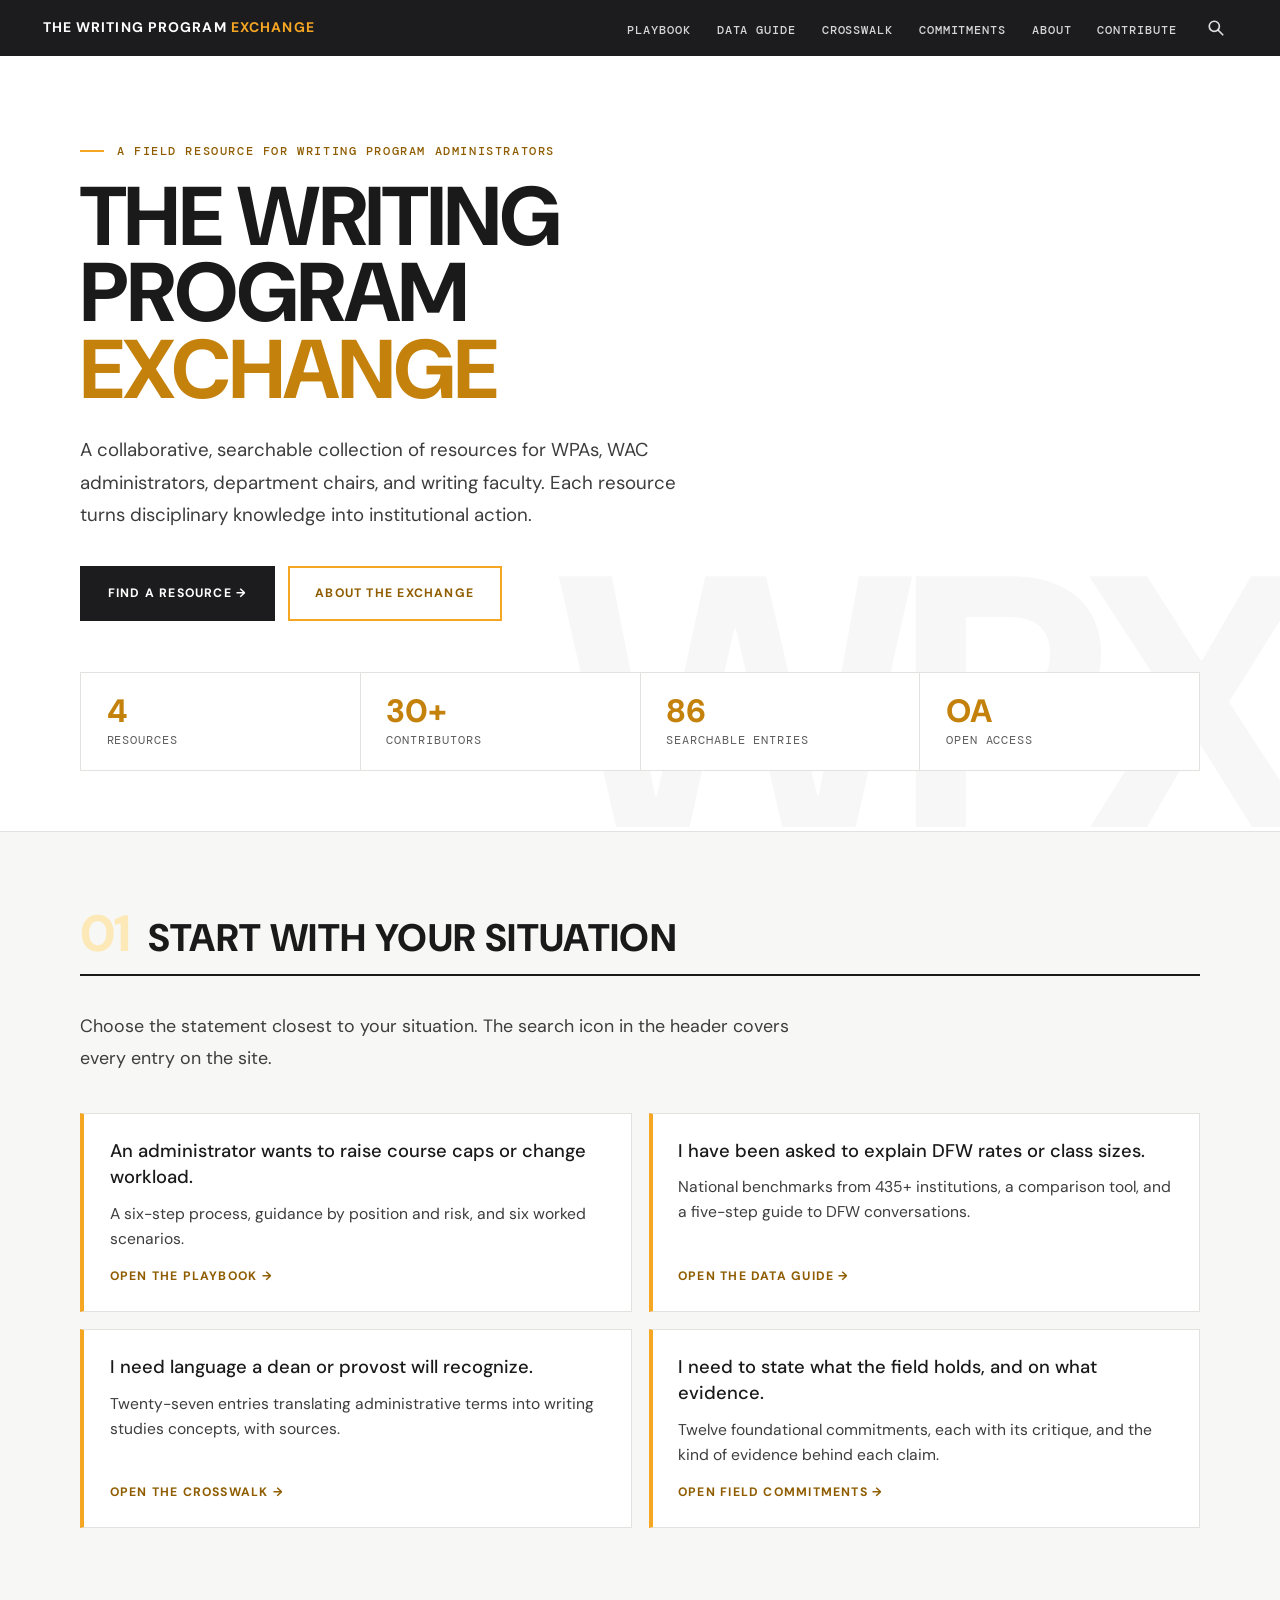
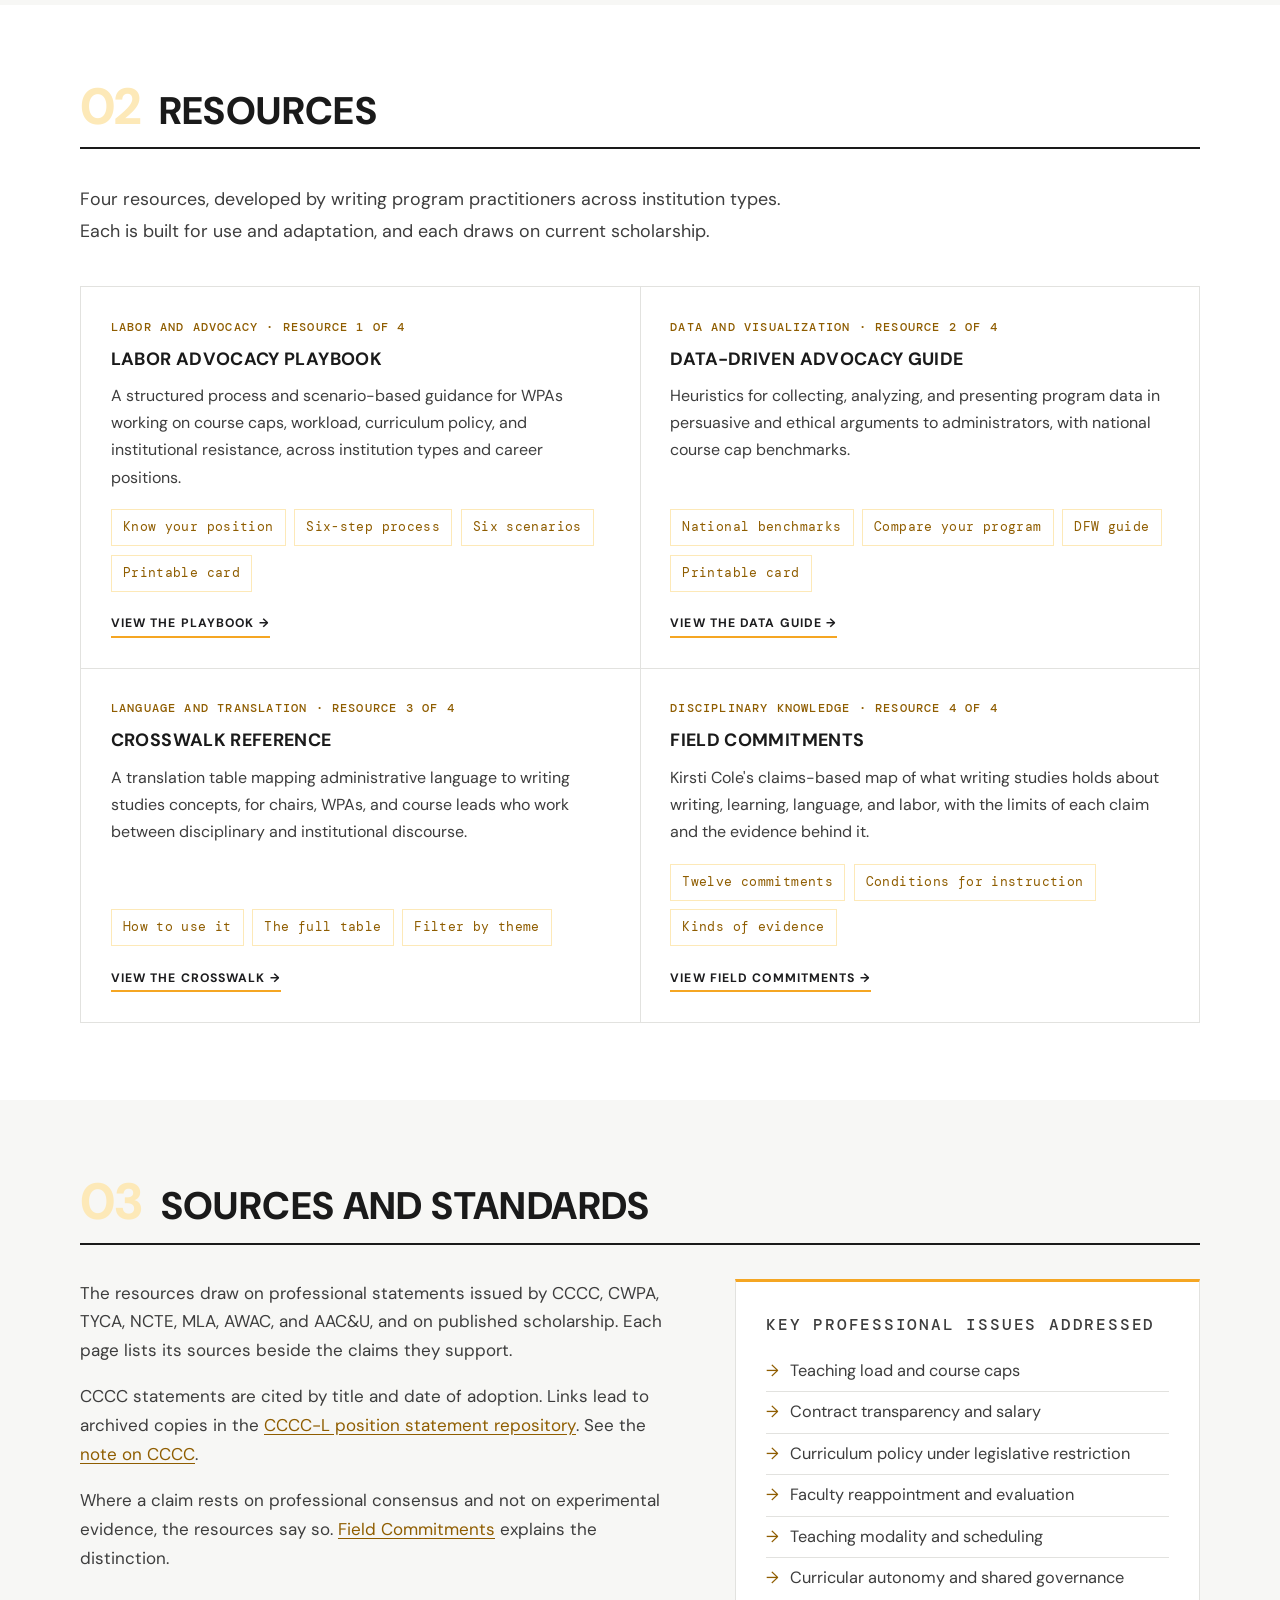
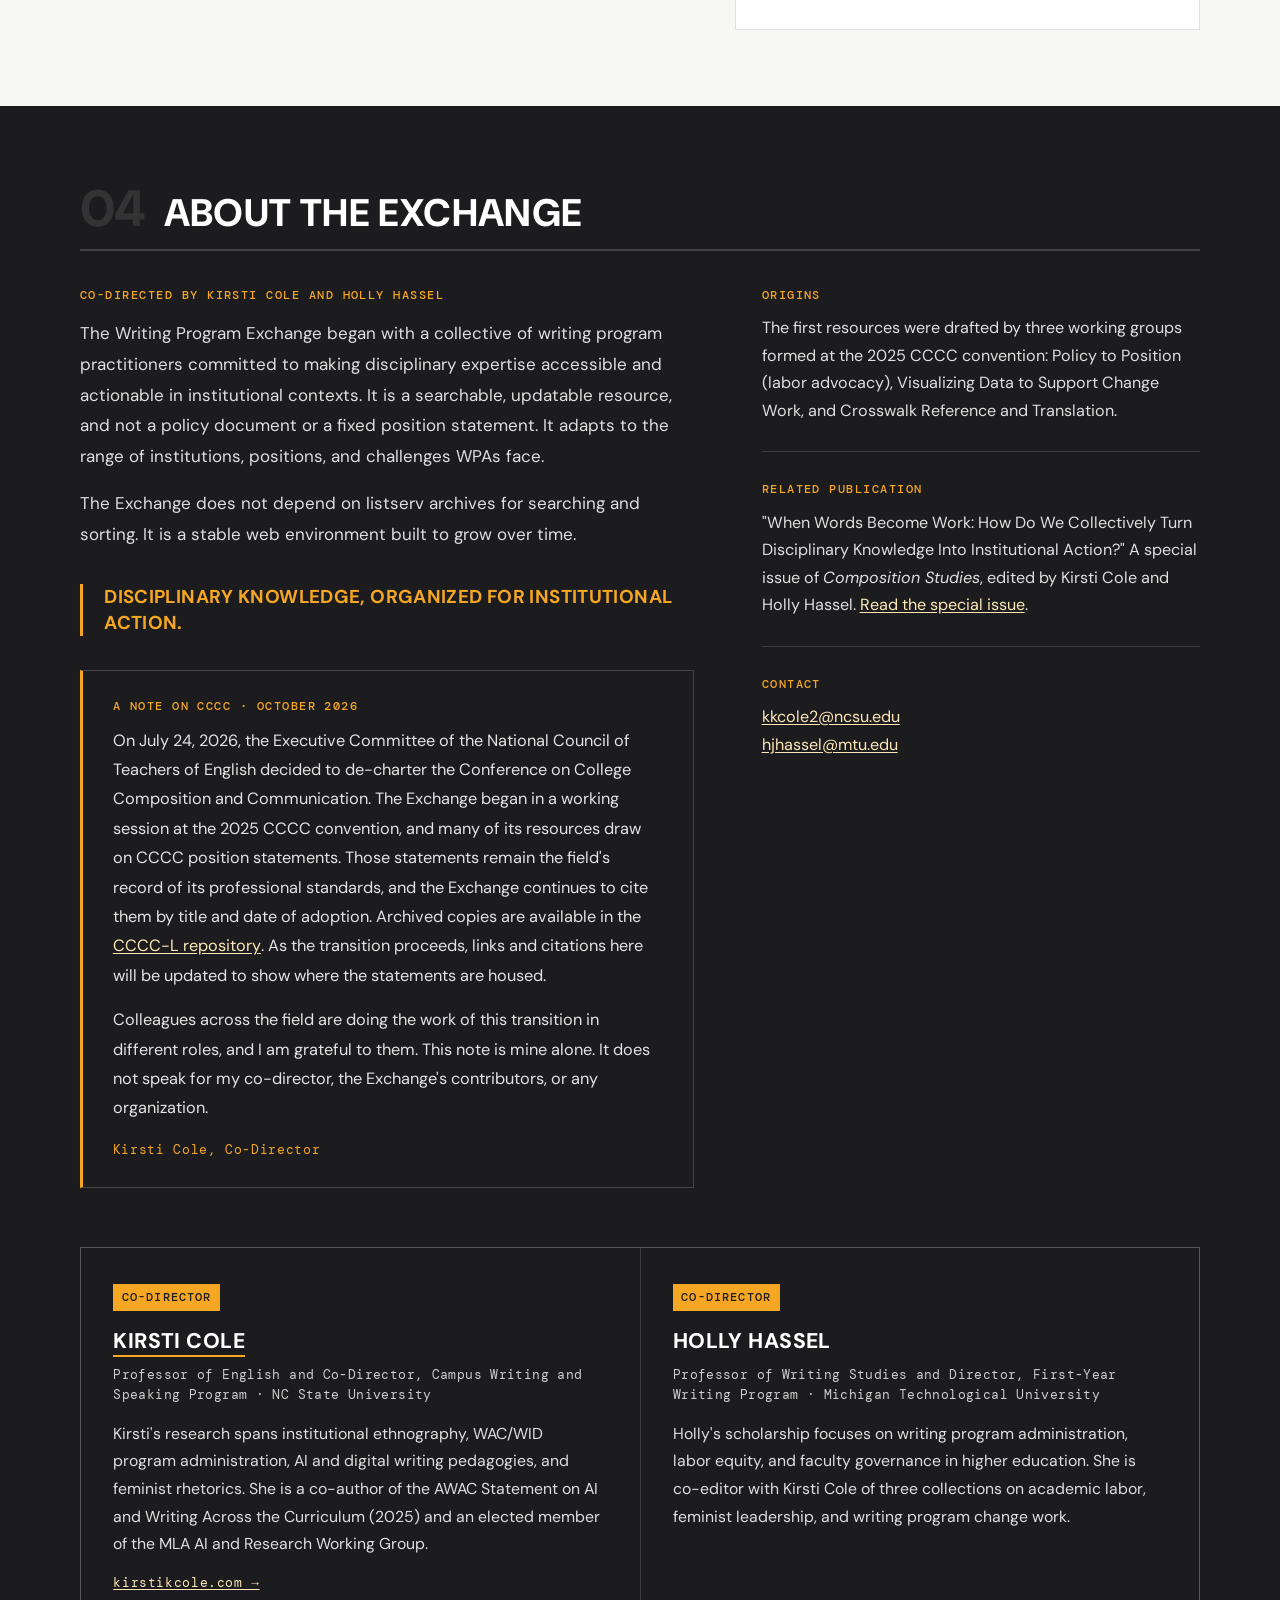
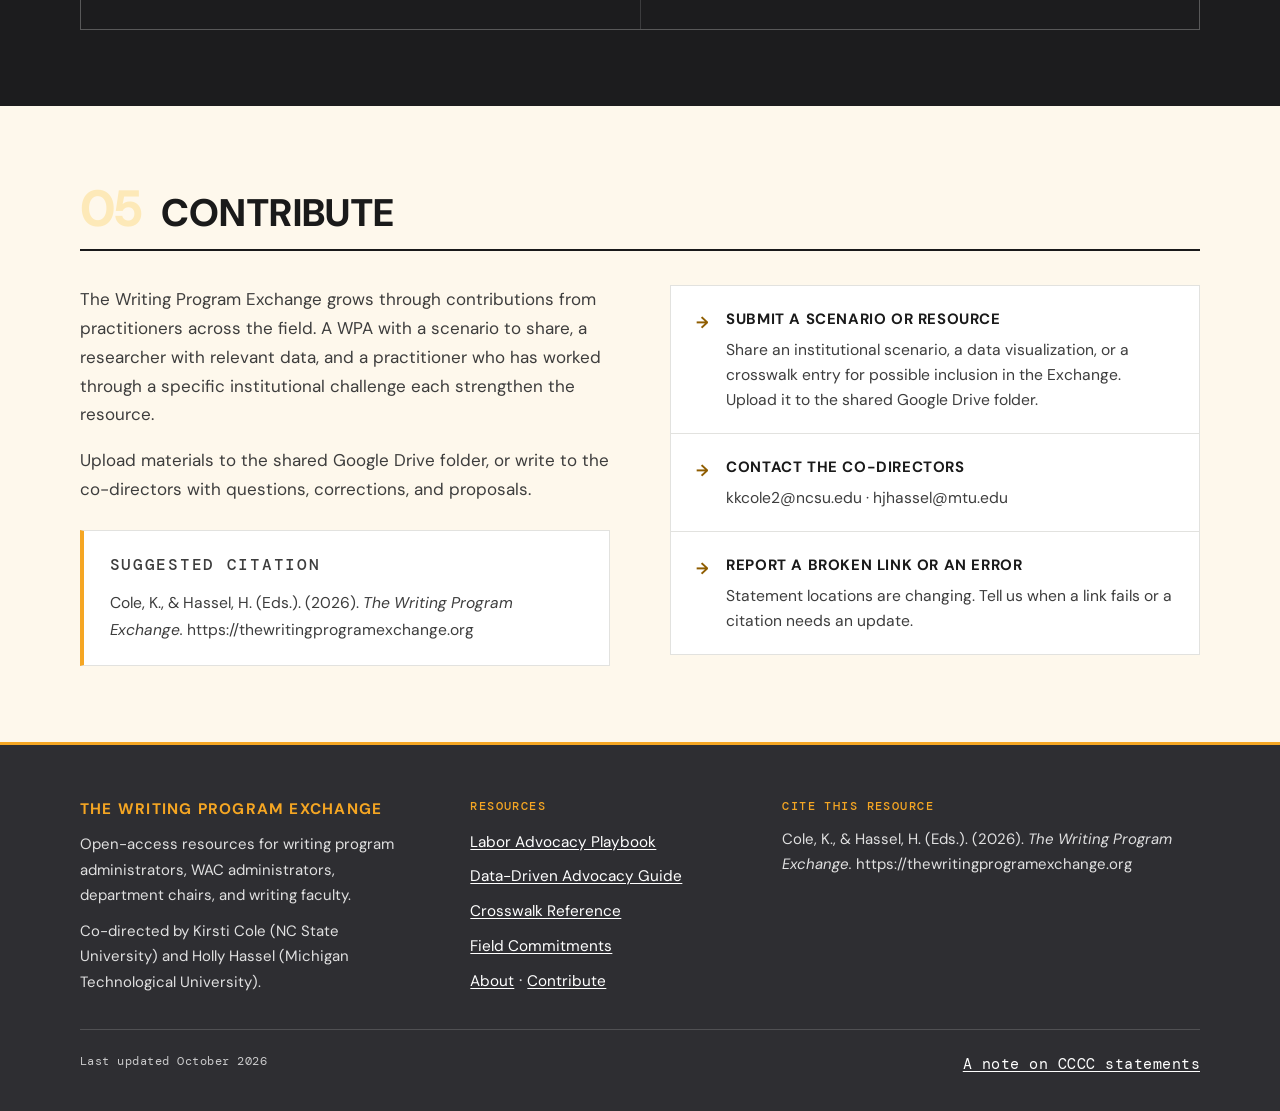
<file: index.html>
<!DOCTYPE html>
<html lang="en">
<head>
<meta charset="UTF-8">
<meta name="viewport" content="width=device-width, initial-scale=1.0">
<title>The Writing Program Exchange: A Field Resource for WPAs</title>
<meta name="description" content="Open-access resources for writing program administrators: a labor advocacy playbook, a data advocacy guide, a language crosswalk, and a map of the field&#x27;s commitments and evidence.">
<meta name="author" content="Kirsti Cole and Holly Hassel">
<link rel="canonical" href="https://thewritingprogramexchange.org/">

<!-- Social sharing -->
<meta property="og:type" content="website">
<meta property="og:url" content="https://thewritingprogramexchange.org/">
<meta property="og:title" content="The Writing Program Exchange: A Field Resource for WPAs">
<meta property="og:description" content="Open-access resources for writing program administrators: a labor advocacy playbook, a data advocacy guide, a language crosswalk, and a map of the field&#x27;s commitments and evidence.">
<meta property="og:image" content="https://thewritingprogramexchange.org/og-image.png">
<meta name="twitter:card" content="summary_large_image">
<meta name="twitter:title" content="The Writing Program Exchange: A Field Resource for WPAs">
<meta name="twitter:description" content="Open-access resources for writing program administrators: a labor advocacy playbook, a data advocacy guide, a language crosswalk, and a map of the field&#x27;s commitments and evidence.">
<meta name="twitter:image" content="https://thewritingprogramexchange.org/og-image.png">

<link rel="preconnect" href="https://fonts.googleapis.com">
<link rel="preconnect" href="https://fonts.gstatic.com" crossorigin>
<link href="https://fonts.googleapis.com/css2?family=DM+Sans:ital,wght@0,400;0,500;0,600;1,400&family=DM+Mono:wght@400;500&display=swap" rel="stylesheet">
<link href="https://fonts.cdnfonts.com/css/neue-machina" rel="stylesheet">
<link rel="stylesheet" href="site.css">
</head>
<body>
<a href="#main" class="skip-link">Skip to content</a>

<!-- ===== SITE HEADER (identical on every page; edit all pages together) ===== -->
<header class="on-dark">
<nav class="site-nav" aria-label="Main">
  <a href="#home" class="nav-name">The Writing Program <span>Exchange</span></a>
  <div class="nav-right">
    <ul class="nav-links">
      <li><a href="playbook.html">Playbook</a></li>
      <li><a href="data.html">Data Guide</a></li>
      <li><a href="crosswalk_resource.html">Crosswalk</a></li>
      <li><a href="commitments.html">Commitments</a></li>
      <li><a href="#about">About</a></li>
      <li><a href="#contribute">Contribute</a></li>
    </ul>
    <div class="nav-search" id="navSearch" role="search">
      <button class="search-toggle" id="searchToggle" type="button" aria-label="Search all resources" aria-expanded="false" aria-controls="searchInputWrap">
        <svg width="18" height="18" viewBox="0 0 16 16" fill="none" aria-hidden="true" focusable="false">
          <circle cx="6.5" cy="6.5" r="4.5" stroke="currentColor" stroke-width="1.5"/>
          <path d="M10 10L14 14" stroke="currentColor" stroke-width="1.5" stroke-linecap="round"/>
        </svg>
      </button>
      <div class="search-input-wrap" id="searchInputWrap">
        <label for="searchInput" class="sr-only">Search all resources</label>
        <input class="search-input" id="searchInput" type="search" placeholder="Search all resources" autocomplete="off" spellcheck="false">
      </div>
      <div class="search-results" id="searchResults" role="region" aria-label="Search results" aria-live="polite"></div>
    </div>
    <button class="nav-hamburger" id="navHamburger" type="button" aria-label="Open menu" aria-expanded="false" aria-controls="mobileNav">
      <span></span><span></span><span></span>
    </button>
  </div>
</nav>
<div class="mobile-nav" id="mobileNav" hidden>
  <a href="playbook.html">Playbook</a>
  <a href="data.html">Data Guide</a>
  <a href="crosswalk_resource.html">Crosswalk</a>
  <a href="commitments.html">Commitments</a>
  <a href="#about">About</a>
  <a href="#contribute">Contribute</a>
</div>
</header>
<!-- ===== END SITE HEADER ===== -->

<main id="main">

<!-- ===== HERO ===== -->
<section class="hero" id="home">
  <div class="hero-inner">
    <p class="hero-kicker">A Field Resource for Writing Program Administrators</p>
    <h1 class="hero-title">The Writing <br>Program <br><span>Exchange</span></h1>
    <p class="hero-desc">A collaborative, searchable collection of resources for WPAs, WAC administrators, department chairs, and writing faculty. Each resource turns disciplinary knowledge into institutional action.</p>
    <div class="hero-cta">
      <a href="#start" class="btn-charcoal">Find a resource →</a>
      <a href="#about" class="btn-amber">About the Exchange</a>
    </div>
  </div>
  <ul class="hero-stats">
    <li class="hero-stat"><div class="hs-num">4</div><div class="hs-label">Resources</div></li>
    <li class="hero-stat"><div class="hs-num">30+</div><div class="hs-label">Contributors</div></li>
    <li class="hero-stat"><div class="hs-num" id="entryCount">90</div><div class="hs-label">Searchable entries</div></li>
    <li class="hero-stat"><div class="hs-num">OA</div><div class="hs-label">Open access</div></li>
  </ul>
</section>

<!-- ===== START HERE ===== -->
<section id="start" class="tint">
  <div class="container">
    <div class="section-header">
      <div class="section-num" aria-hidden="true">01</div>
      <h2 class="section-title">Start With Your Situation</h2>
    </div>
    <p class="section-intro">Choose the statement closest to your situation. The search icon in the header covers every entry on the site.</p>
    <ul class="finder">
      <li><a href="playbook.html">
        <span class="finder-q">An administrator wants to raise course caps or change workload.</span>
        <span class="finder-a">A six-step process, guidance by position and risk, and six worked scenarios.</span>
        <span class="finder-go">Open the Playbook →</span>
      </a></li>
      <li><a href="data.html">
        <span class="finder-q">I have been asked to explain DFW rates or class sizes.</span>
        <span class="finder-a">National benchmarks from 435+ institutions, a comparison tool, and a five-step guide to DFW conversations.</span>
        <span class="finder-go">Open the Data Guide →</span>
      </a></li>
      <li><a href="crosswalk_resource.html">
        <span class="finder-q">I need language a dean or provost will recognize.</span>
        <span class="finder-a">Twenty-seven entries translating administrative terms into writing studies concepts, with sources.</span>
        <span class="finder-go">Open the Crosswalk →</span>
      </a></li>
      <li><a href="commitments.html">
        <span class="finder-q">I need to state what the field holds, and on what evidence.</span>
        <span class="finder-a">Twelve foundational commitments, each with its critique, and the kind of evidence behind each claim.</span>
        <span class="finder-go">Open Field Commitments →</span>
      </a></li>
    </ul>
  </div>
</section>

<!-- ===== RESOURCES ===== -->
<section id="resources">
  <div class="container">
    <div class="section-header">
      <div class="section-num" aria-hidden="true">02</div>
      <h2 class="section-title">Resources</h2>
    </div>
    <p class="section-intro">Four resources, developed by writing program practitioners across institution types. Each is built for use and adaptation, and each draws on current scholarship.</p>
    <div class="grid cols-2">
      <article class="resource-card">
        <div class="rc-cat">Labor and Advocacy · Resource 1 of 4</div>
        <h3 class="rc-title">Labor Advocacy Playbook</h3>
        <p class="rc-desc">A structured process and scenario-based guidance for WPAs working on course caps, workload, curriculum policy, and institutional resistance, across institution types and career positions.</p>
        <div class="link-row" style="margin:0 0 1.25rem"><a href="playbook.html#positions">Know your position</a><a href="playbook.html#steps">Six-step process</a><a href="playbook.html#scenarios">Six scenarios</a><a href="playbook-card.html">Printable card</a></div>
        <a href="playbook.html" class="rc-link">View the Playbook →</a>
      </article>
      <article class="resource-card">
        <div class="rc-cat">Data and Visualization · Resource 2 of 4</div>
        <h3 class="rc-title">Data-Driven Advocacy Guide</h3>
        <p class="rc-desc">Heuristics for collecting, analyzing, and presenting program data in persuasive and ethical arguments to administrators, with national course cap benchmarks.</p>
        <div class="link-row" style="margin:0 0 1.25rem"><a href="data.html#benchmarks">National benchmarks</a><a href="data.html#compare">Compare your program</a><a href="data.html#dfw">DFW guide</a><a href="data-card.html">Printable card</a></div>
        <a href="data.html" class="rc-link">View the Data Guide →</a>
      </article>
      <article class="resource-card">
        <div class="rc-cat">Language and Translation · Resource 3 of 4</div>
        <h3 class="rc-title">Crosswalk Reference</h3>
        <p class="rc-desc">A translation table mapping administrative language to writing studies concepts, for chairs, WPAs, and course leads who work between disciplinary and institutional discourse.</p>
        <div class="link-row" style="margin:0 0 1.25rem"><a href="crosswalk_resource.html#use">How to use it</a><a href="crosswalk_resource.html#table">The full table</a><a href="crosswalk_resource.html#table">Filter by theme</a></div>
        <a href="crosswalk_resource.html" class="rc-link">View the Crosswalk →</a>
      </article>
      <article class="resource-card">
        <div class="rc-cat">Disciplinary Knowledge · Resource 4 of 4</div>
        <h3 class="rc-title">Field Commitments</h3>
        <p class="rc-desc">Kirsti Cole's claims-based map of what writing studies holds about writing, learning, language, and labor, with the limits of each claim and the evidence behind it.</p>
        <div class="link-row" style="margin:0 0 1.25rem"><a href="commitments.html#commitments">Twelve commitments</a><a href="commitments.html#conditions">Conditions for instruction</a><a href="commitments.html#evidence">Kinds of evidence</a></div>
        <a href="commitments.html" class="rc-link">View Field Commitments →</a>
      </article>
    </div>
  </div>
</section>

<!-- ===== SOURCES AND STANDARDS ===== -->
<section id="standards" class="tint">
  <div class="container">
    <div class="section-header">
      <div class="section-num" aria-hidden="true">03</div>
      <h2 class="section-title">Sources and Standards</h2>
    </div>
    <div class="two-col">
      <div class="prose">
        <p>The resources draw on professional statements issued by CCCC, CWPA, TYCA, NCTE, MLA, AWAC, and AAC&amp;U, and on published scholarship. Each page lists its sources beside the claims they support.</p>
        <p>CCCC statements are cited by title and date of adoption. Links lead to archived copies in the <a href="https://www.cccc-l.org/repository/position-statements/" target="_blank" rel="noopener">CCCC-L position statement repository<span class="sr-only"> (opens in a new tab)</span></a>. See the <a href="#cccc-note">note on CCCC</a>.</p>
        <p>Where a claim rests on professional consensus and not on experimental evidence, the resources say so. <a href="commitments.html#evidence">Field Commitments</a> explains the distinction.</p>
      </div>
      <div class="panel">
        <p class="label">Key professional issues addressed</p>
        <ul class="arrow-list ruled">
          <li>Teaching load and course caps</li>
          <li>Contract transparency and salary</li>
          <li>Curriculum policy under legislative restriction</li>
          <li>Faculty reappointment and evaluation</li>
          <li>Teaching modality and scheduling</li>
          <li>Curricular autonomy and shared governance</li>
        </ul>
      </div>
    </div>
  </div>
</section>

<!-- ===== ABOUT ===== -->
<section class="about-section on-dark" id="about">
  <div class="container">
    <div class="section-header">
      <div class="section-num" aria-hidden="true">04</div>
      <h2 class="section-title">About the Exchange</h2>
    </div>
    <div class="about-grid">
      <div>
        <div class="about-kicker">Co-directed by Kirsti Cole and Holly Hassel</div>
        <div class="about-body">
          <p>The Writing Program Exchange began with a collective of writing program practitioners committed to making disciplinary expertise accessible and actionable in institutional contexts. It is a searchable, updatable resource, and not a policy document or a fixed position statement. It adapts to the range of institutions, positions, and challenges WPAs face.</p>
          <p>The Exchange does not depend on listserv archives for searching and sorting. It is a stable web environment built to grow over time.</p>
        </div>
        <p class="about-pull">Disciplinary knowledge, organized for institutional action.</p>
        <aside class="note-box" id="cccc-note" aria-labelledby="ccccNoteTitle">
          <h3 class="as-label" id="ccccNoteTitle">A note on CCCC · October 2026</h3>
          <p>On July 24, 2026, the Executive Committee of the National Council of Teachers of English decided to de-charter the Conference on College Composition and Communication. The Exchange began in a working session at the 2025 CCCC convention, and many of its resources draw on CCCC position statements. Those statements remain the field's record of its professional standards, and the Exchange continues to cite them by title and date of adoption. Archived copies are available in the <a href="https://www.cccc-l.org/repository/position-statements/" target="_blank" rel="noopener">CCCC-L repository<span class="sr-only"> (opens in a new tab)</span></a>. As the transition proceeds, links and citations here will be updated to show where the statements are housed.</p>
          <p>Colleagues across the field are doing the work of this transition in different roles, and I am grateful to them. This note is mine alone. It does not speak for my co-director, the Exchange's contributors, or any organization.</p>
          <p class="note-sig">Kirsti Cole, Co-Director</p>
        </aside>
      </div>
      <div class="about-sidebar">
        <div class="as-block">
          <h3 class="as-label">Origins</h3>
          <div class="as-value">The first resources were drafted by three working groups formed at the 2025 CCCC convention: Policy to Position (labor advocacy), Visualizing Data to Support Change Work, and Crosswalk Reference and Translation.</div>
        </div>
        <div class="as-block">
          <h3 class="as-label">Related publication</h3>
          <!-- PLACEHOLDER LINK: this points to the journal's home page. Replace the href with the issue URL once the special issue is live. -->
          <div class="as-value">"When Words Become Work: How Do We Collectively Turn Disciplinary Knowledge Into Institutional Action?" A special issue of <em>Composition Studies</em>, edited by Kirsti Cole and Holly Hassel. <a href="https://compstudies.ojs.chass.ncsu.edu/index.php/CS/index" target="_blank" rel="noopener">Read the special issue<span class="sr-only"> (opens in a new tab)</span></a>.</div>
        </div>
        <div class="as-block">
          <h3 class="as-label">Contact</h3>
          <div class="as-value">
            <a href="mailto:kkcole2@ncsu.edu">kkcole2@ncsu.edu</a><br>
            <a href="mailto:hjhassel@mtu.edu">hjhassel@mtu.edu</a>
          </div>
        </div>
      </div>
    </div>

    <div class="team-grid">
      <!-- KIRSTI'S TILE: the name and the last line link to kirstikcole.com -->
      <article class="team-tile">
        <div class="tt-tag">Co-Director</div>
        <h3 class="tt-name"><a href="https://kirstikcole.com" target="_blank" rel="noopener">Kirsti Cole<span class="sr-only"> (opens in a new tab)</span></a></h3>
        <div class="tt-inst">Professor of English and Co-Director, Campus Writing and Speaking Program · NC State University</div>
        <p class="tt-bio">Kirsti's research spans institutional ethnography, WAC/WID program administration, AI and digital writing pedagogies, and feminist rhetorics. She is a co-author of the AWAC Statement on AI and Writing Across the Curriculum (2025) and an elected member of the MLA AI and Research Working Group.</p>
        <a class="tt-more" href="https://kirstikcole.com" target="_blank" rel="noopener">kirstikcole.com →<span class="sr-only"> (opens in a new tab)</span></a>
      </article>
      <article class="team-tile">
        <div class="tt-tag">Co-Director</div>
        <h3 class="tt-name">Holly Hassel</h3>
        <div class="tt-inst">Professor of Writing Studies and Director, First-Year Writing Program · Michigan Technological University</div>
        <p class="tt-bio">Holly's scholarship focuses on writing program administration, labor equity, and faculty governance in higher education. She is co-editor with Kirsti Cole of three collections on academic labor, feminist leadership, and writing program change work.</p>
      </article>
    </div>
  </div>
</section>

<!-- ===== CONTRIBUTE ===== -->
<section class="pale" id="contribute">
  <div class="container">
    <div class="section-header">
      <div class="section-num" aria-hidden="true">05</div>
      <h2 class="section-title">Contribute</h2>
    </div>
    <div class="contribute-grid">
      <div class="prose">
        <p>The Writing Program Exchange grows through contributions from practitioners across the field. A WPA with a scenario to share, a researcher with relevant data, and a practitioner who has worked through a specific institutional challenge each strengthen the resource.</p>
        <p>Upload materials to the shared Google Drive folder, or write to the co-directors with questions, corrections, and proposals.</p>
        <div class="cite-block" style="margin-top:1.5rem">
          <p class="label">Suggested citation</p>
          <p>Cole, K., &amp; Hassel, H. (Eds.). (2026). <em>The Writing Program Exchange.</em> https://thewritingprogramexchange.org</p>
        </div>
      </div>
      <ul class="contribute-ways">
        <li><a href="https://drive.google.com/drive/folders/1iZ5xJ-U9Sf6YZXl84howjpfZMTp9rjxv?usp=sharing" target="_blank" rel="noopener" class="cw-item">
          <div class="cw-arrow" aria-hidden="true">→</div>
          <div>
            <h3 class="cw-title">Submit a Scenario or Resource<span class="sr-only"> (opens in a new tab)</span></h3>
            <p class="cw-desc">Share an institutional scenario, a data visualization, or a crosswalk entry for possible inclusion in the Exchange. Upload it to the shared Google Drive folder.</p>
          </div>
        </a></li>
        <li><a href="mailto:kkcole2@ncsu.edu,hjhassel@mtu.edu?subject=Writing%20Program%20Exchange" class="cw-item">
          <div class="cw-arrow" aria-hidden="true">→</div>
          <div>
            <h3 class="cw-title">Contact the Co-Directors</h3>
            <p class="cw-desc">kkcole2@ncsu.edu · hjhassel@mtu.edu</p>
          </div>
        </a></li>
        <li><a href="mailto:kkcole2@ncsu.edu,hjhassel@mtu.edu?subject=Writing%20Program%20Exchange%3A%20Correction" class="cw-item">
          <div class="cw-arrow" aria-hidden="true">→</div>
          <div>
            <h3 class="cw-title">Report a Broken Link or an Error</h3>
            <p class="cw-desc">Statement locations are changing. Tell us when a link fails or a citation needs an update.</p>
          </div>
        </a></li>
      </ul>
    </div>
  </div>
</section>

</main>

<!-- ===== SITE FOOTER (identical on every page except the citation) ===== -->
<footer class="site-footer on-dark">
  <div class="footer-grid">
    <div>
      <div class="footer-name">The Writing Program Exchange</div>
      <p>Open-access resources for writing program administrators, WAC administrators, department chairs, and writing faculty.</p>
      <p>Co-directed by Kirsti Cole (NC State University) and Holly Hassel (Michigan Technological University).</p>
    </div>
    <div>
      <div class="footer-label">Resources</div>
      <ul class="footer-links">
        <li><a href="playbook.html">Labor Advocacy Playbook</a></li>
        <li><a href="data.html">Data-Driven Advocacy Guide</a></li>
        <li><a href="crosswalk_resource.html">Crosswalk Reference</a></li>
        <li><a href="commitments.html">Field Commitments</a></li>
        <li><a href="index.html#about">About</a> · <a href="index.html#contribute">Contribute</a></li>
      </ul>
    </div>
    <div>
      <div class="footer-label">Cite this resource</div>
      <p>Cole, K., &amp; Hassel, H. (Eds.). (2026). <em>The Writing Program Exchange.</em> https://thewritingprogramexchange.org</p>
    </div>
  </div>
  <div class="footer-base">
    <span>Last updated October 2026</span>
    <span><a href="index.html#cccc-note">A note on CCCC statements</a></span>
  </div>
</footer>

<button class="to-top" id="toTop" type="button" aria-label="Back to top">↑</button>

<script src="search-index.js"></script>
<script src="site.js"></script>
</body>
</html>
</file>
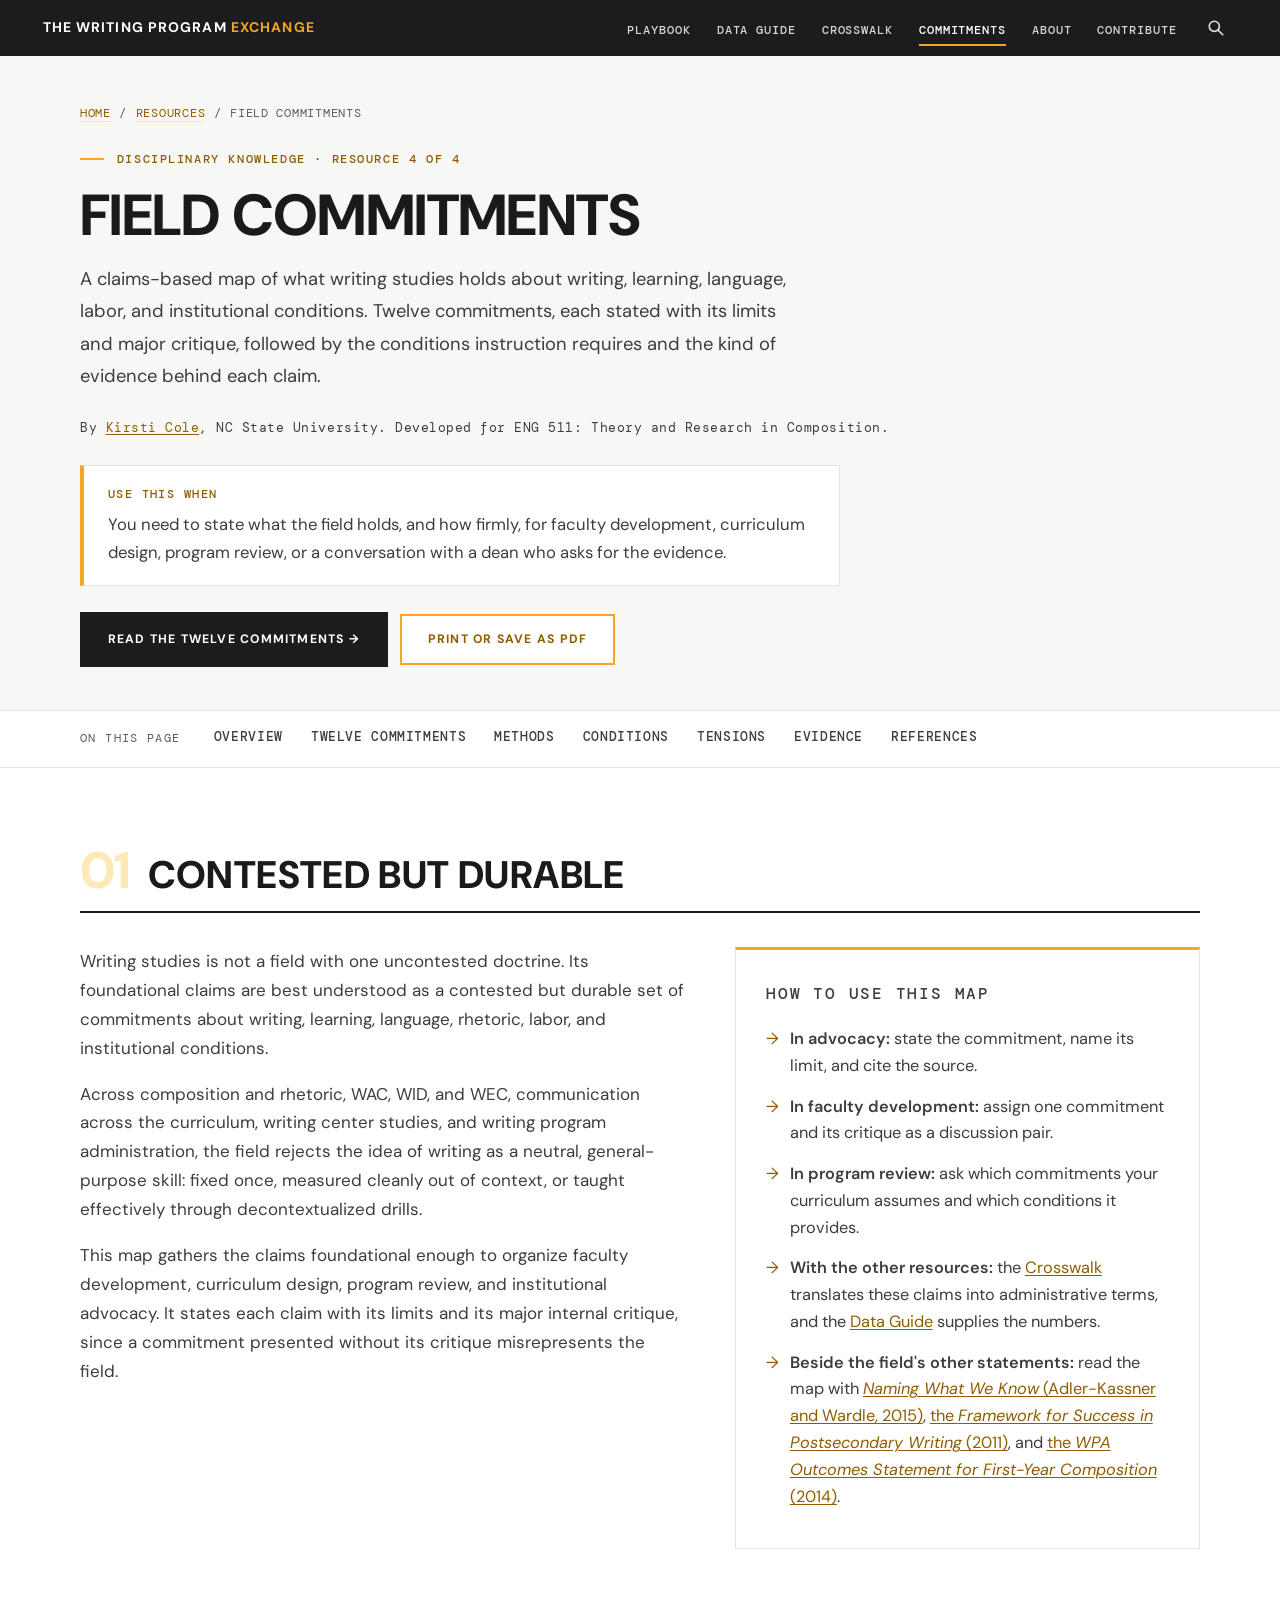
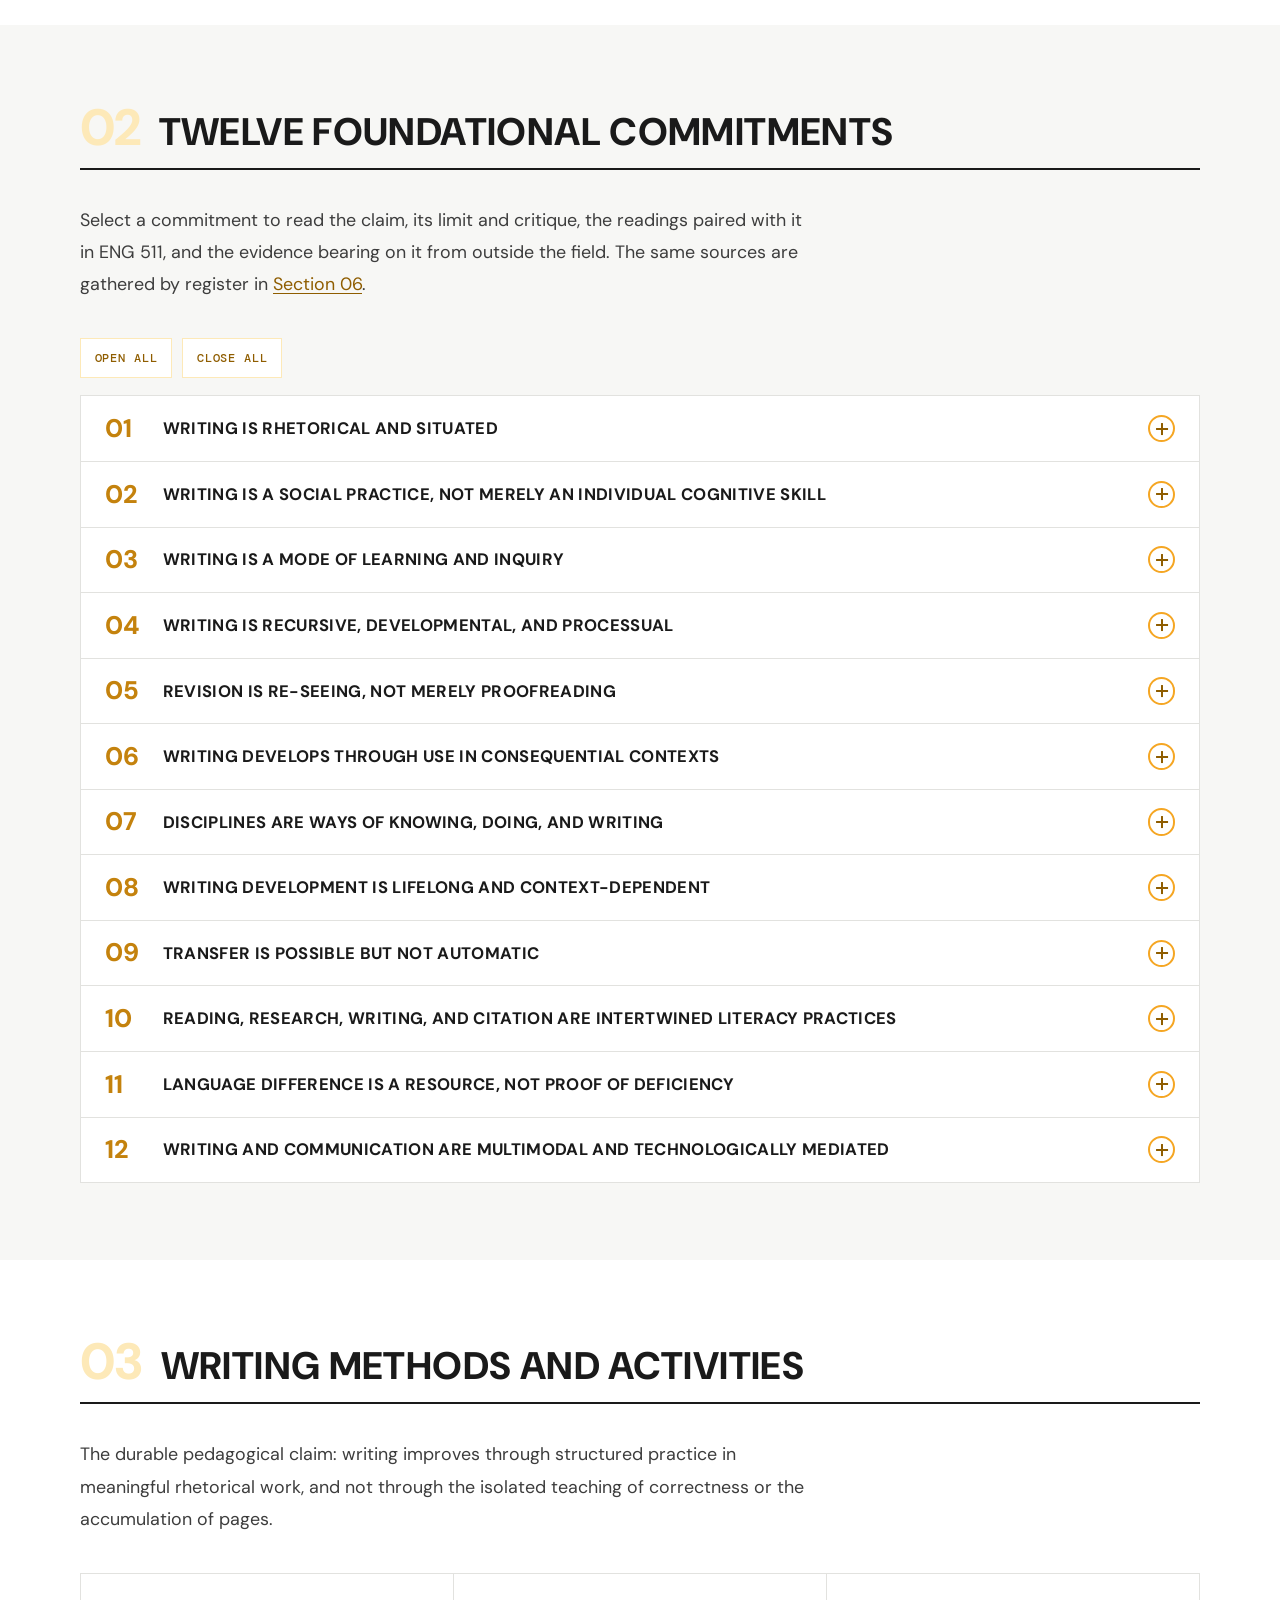
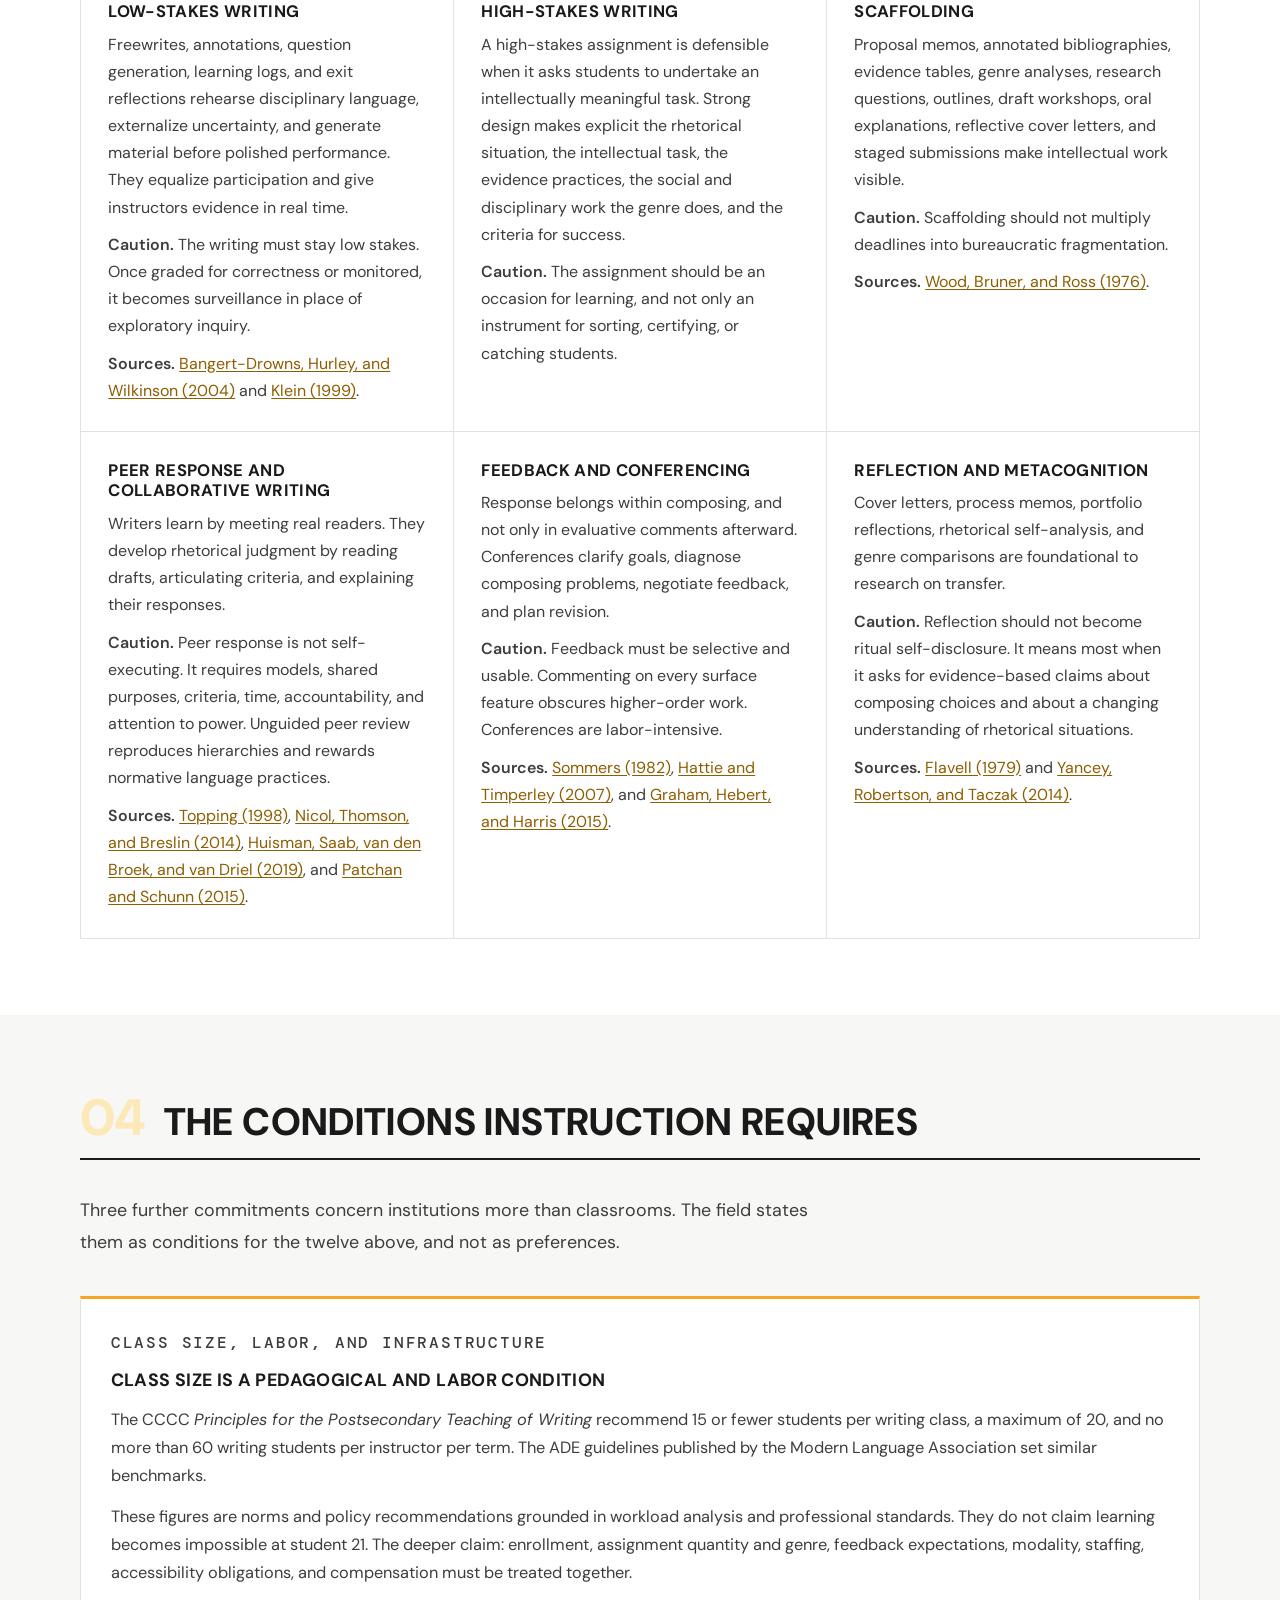
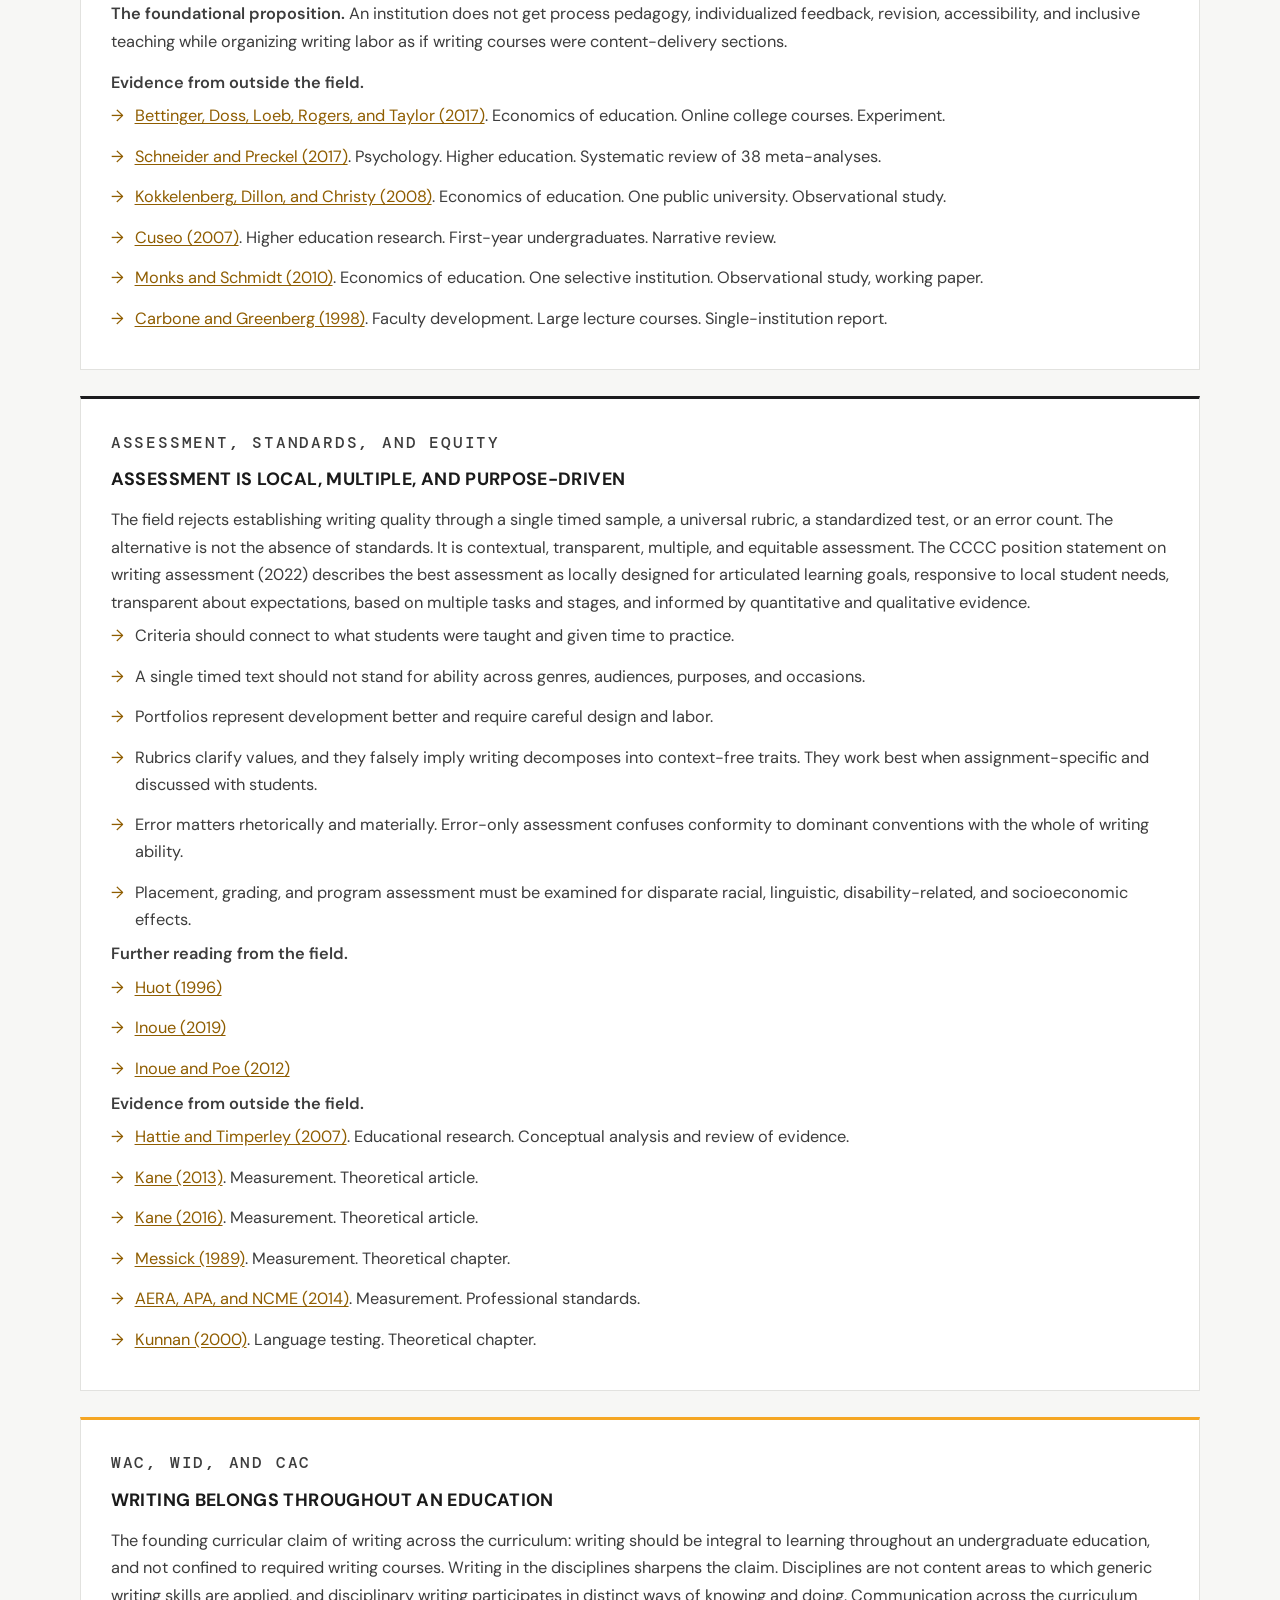
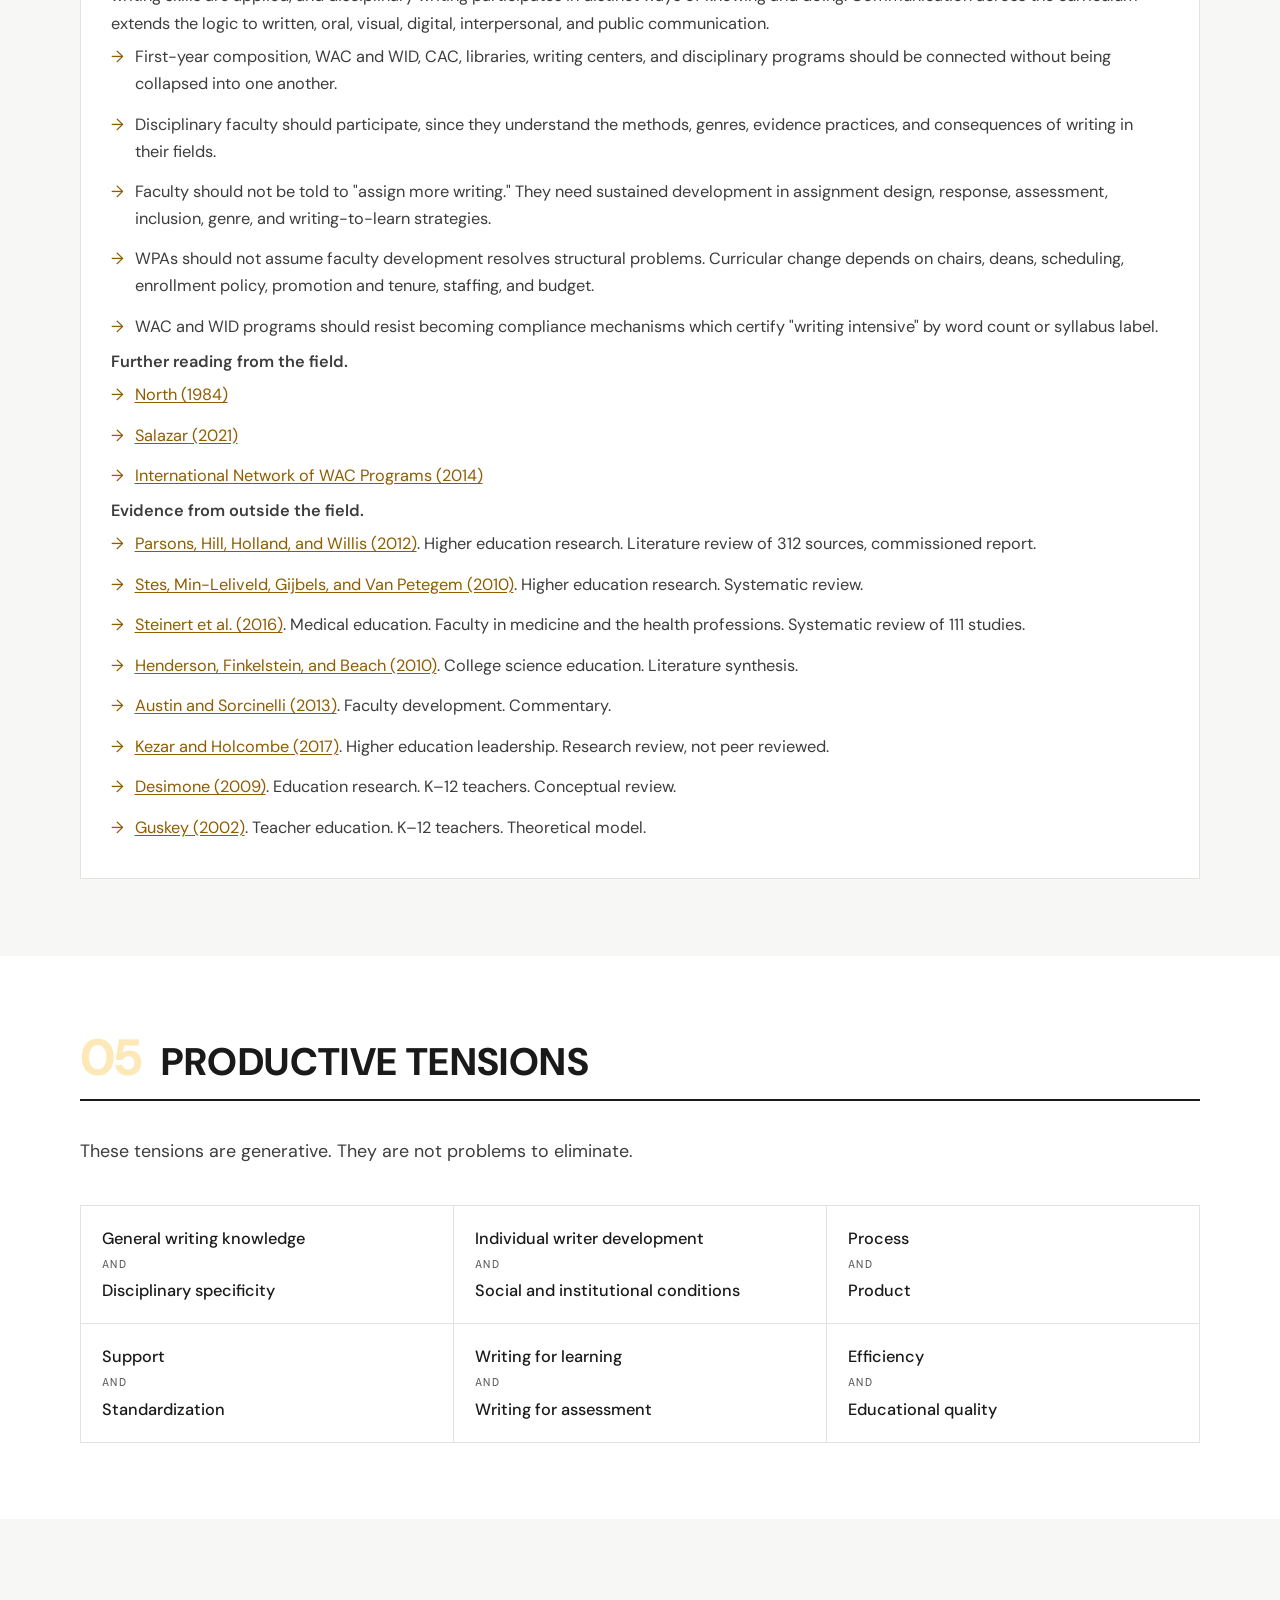
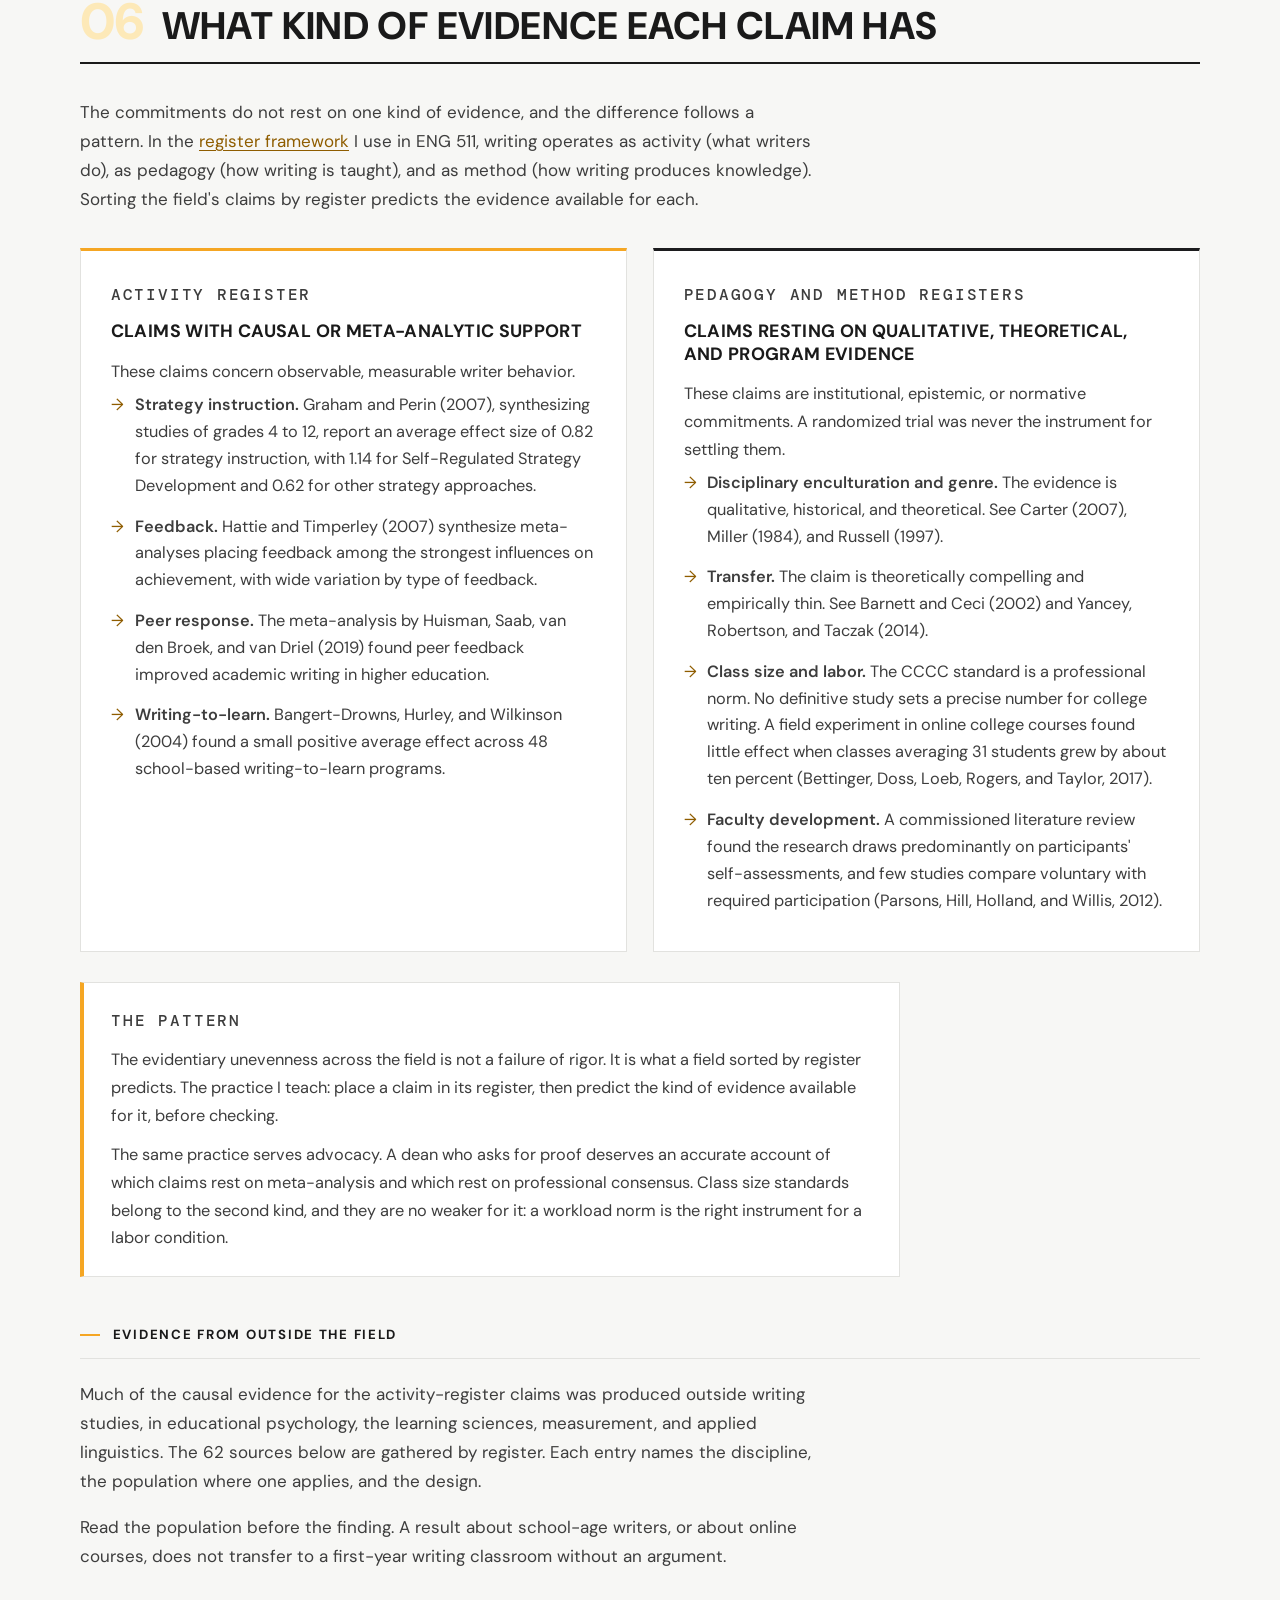
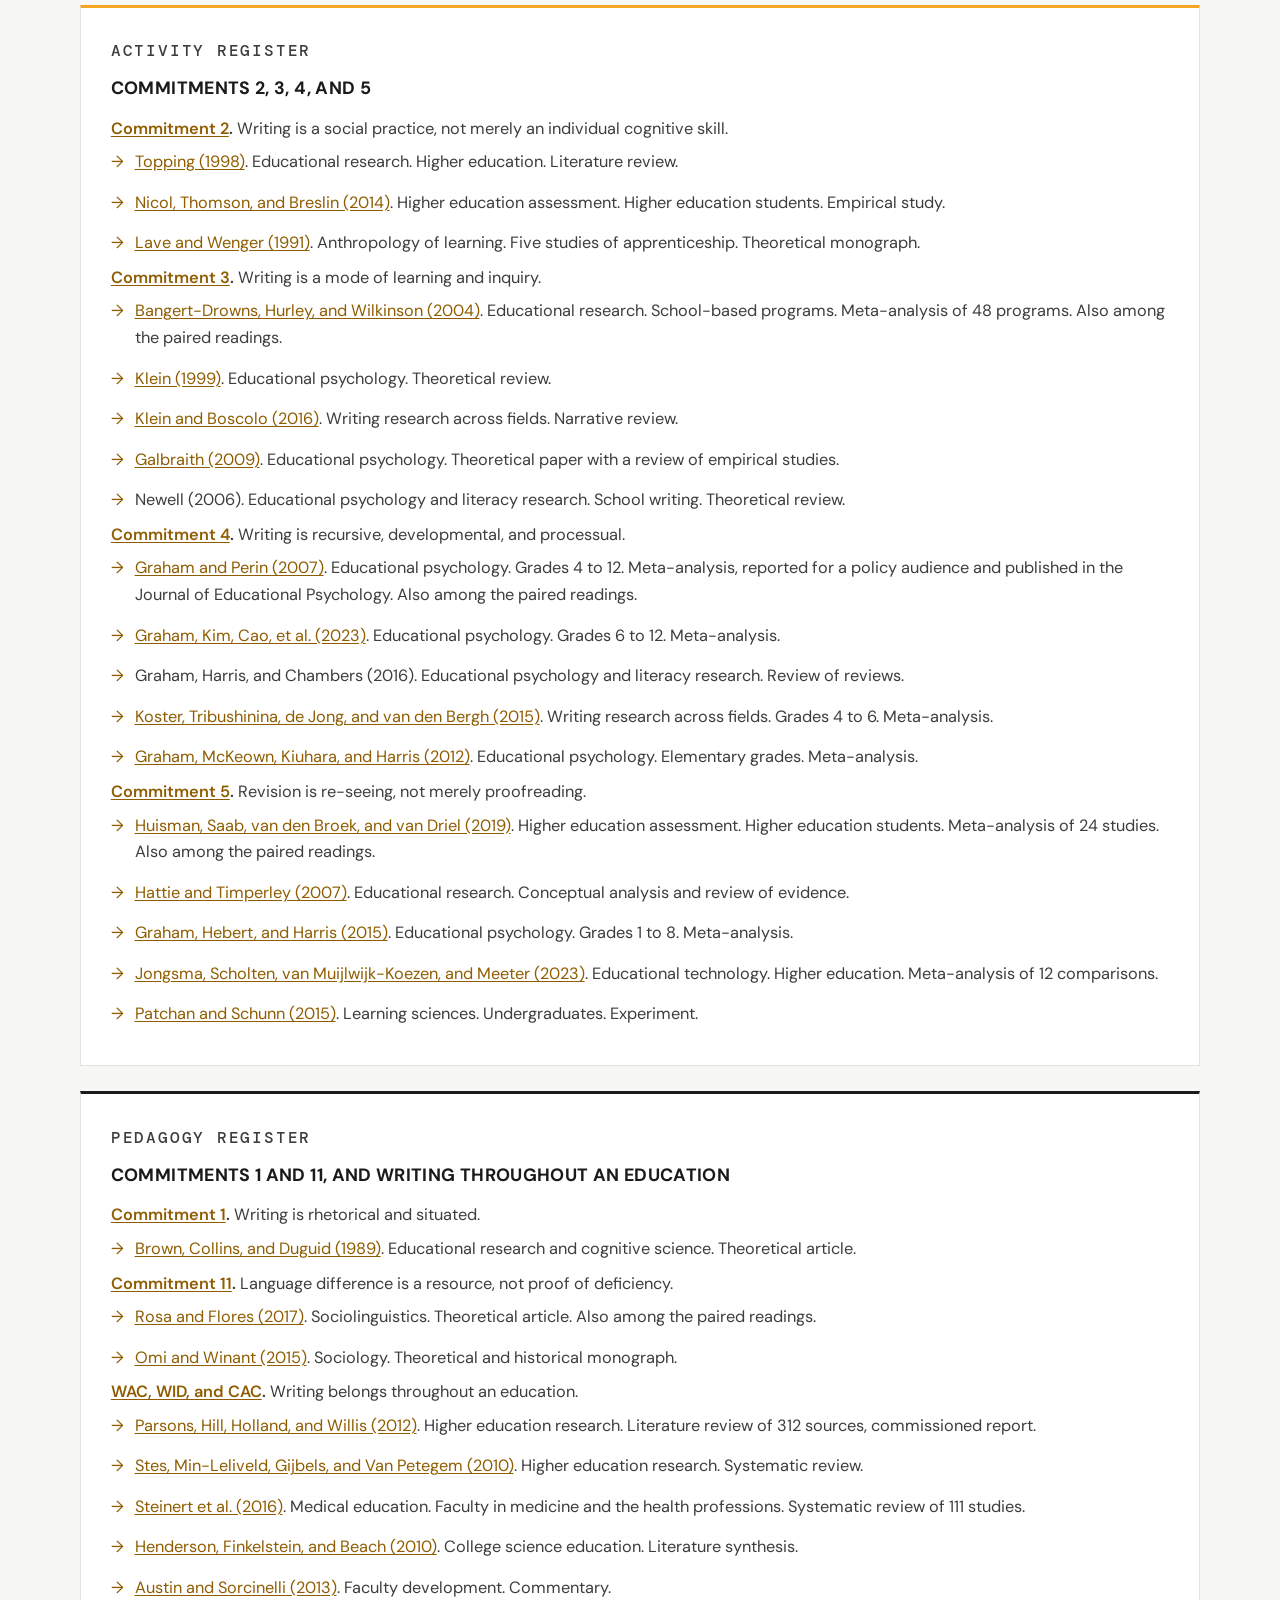
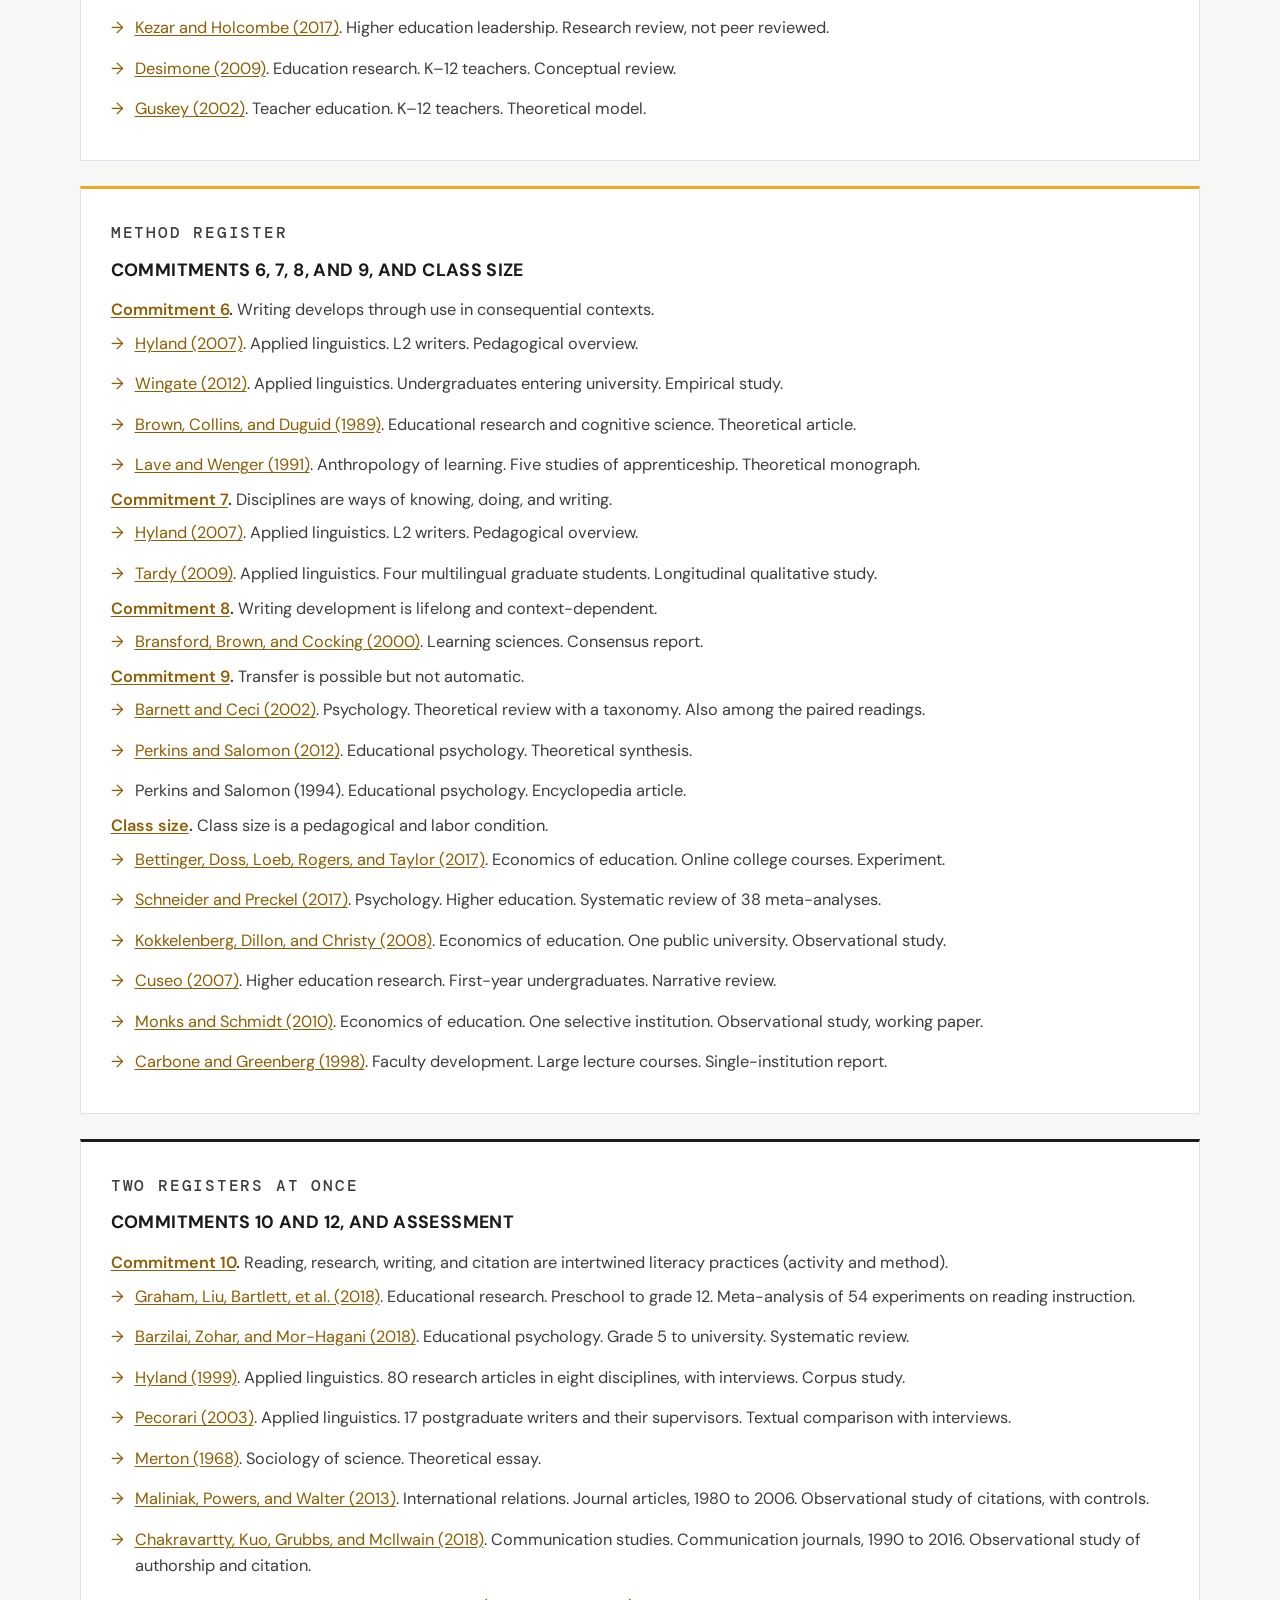
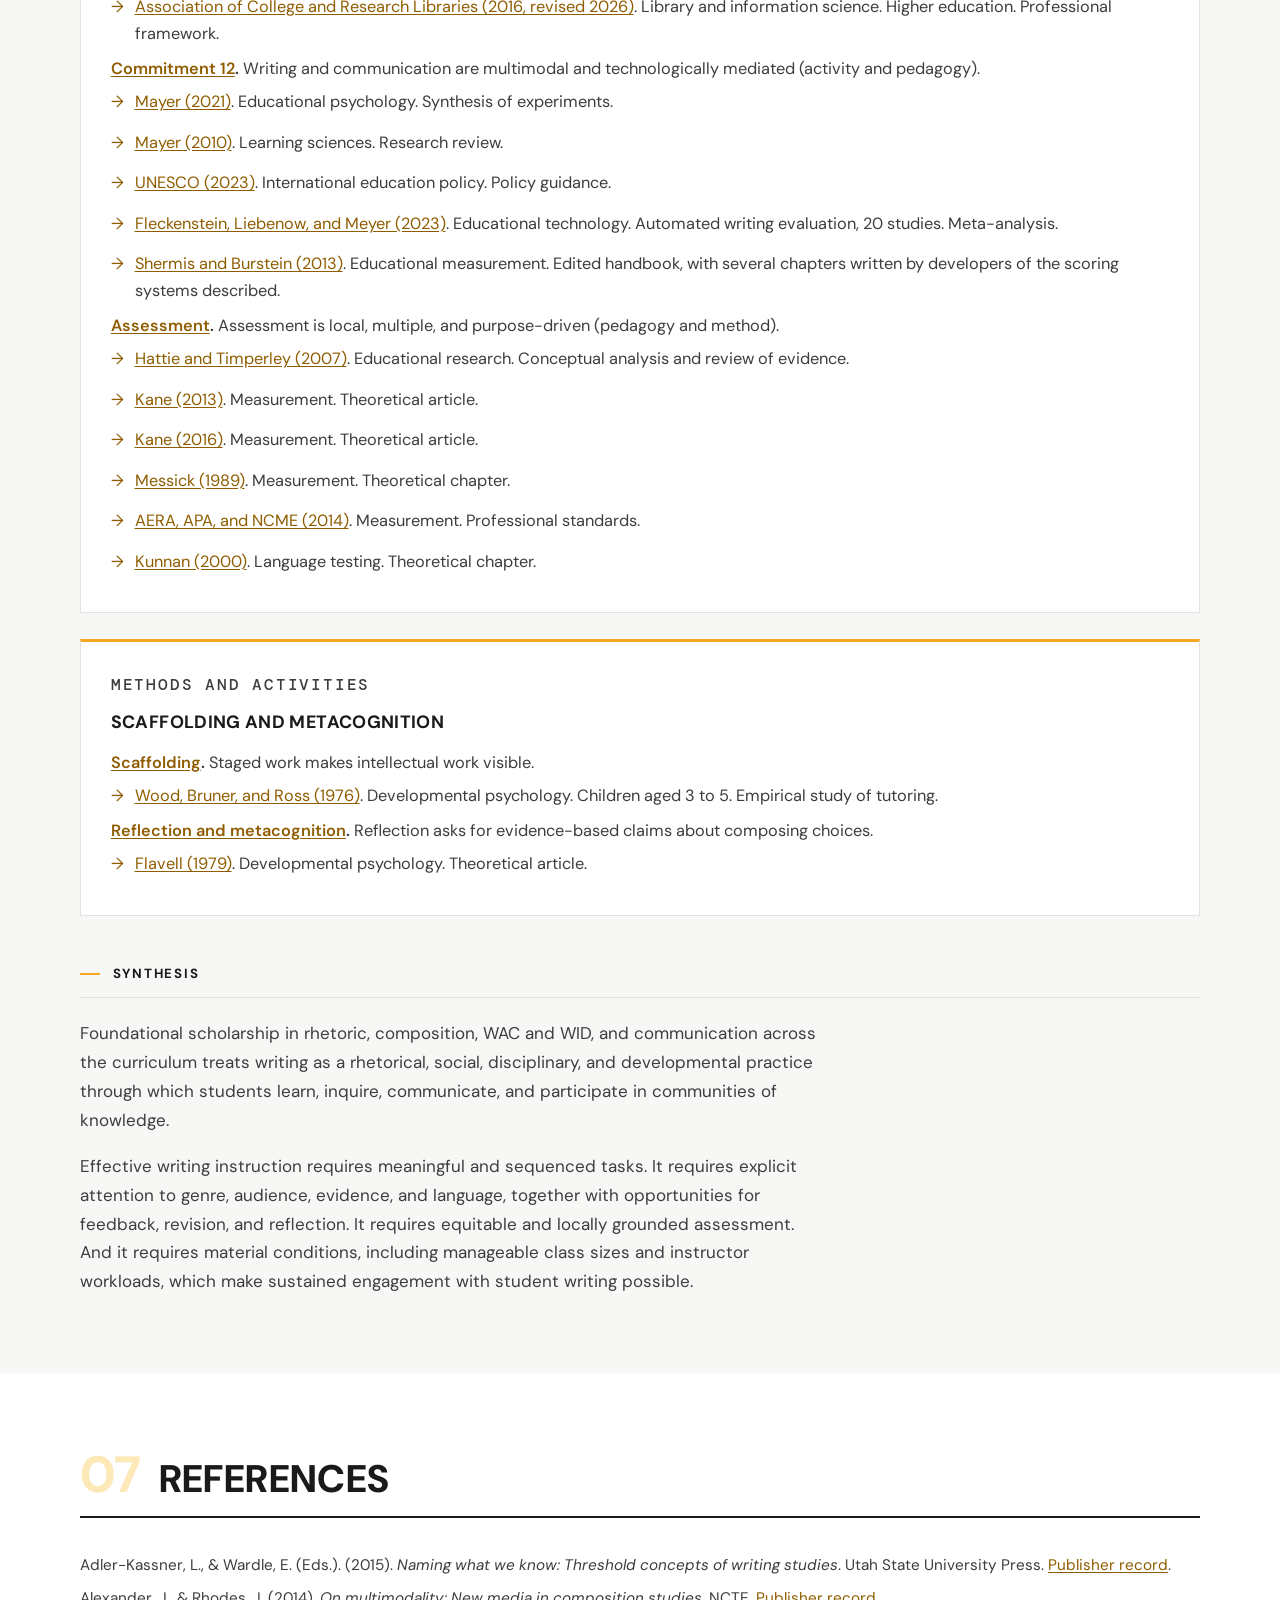
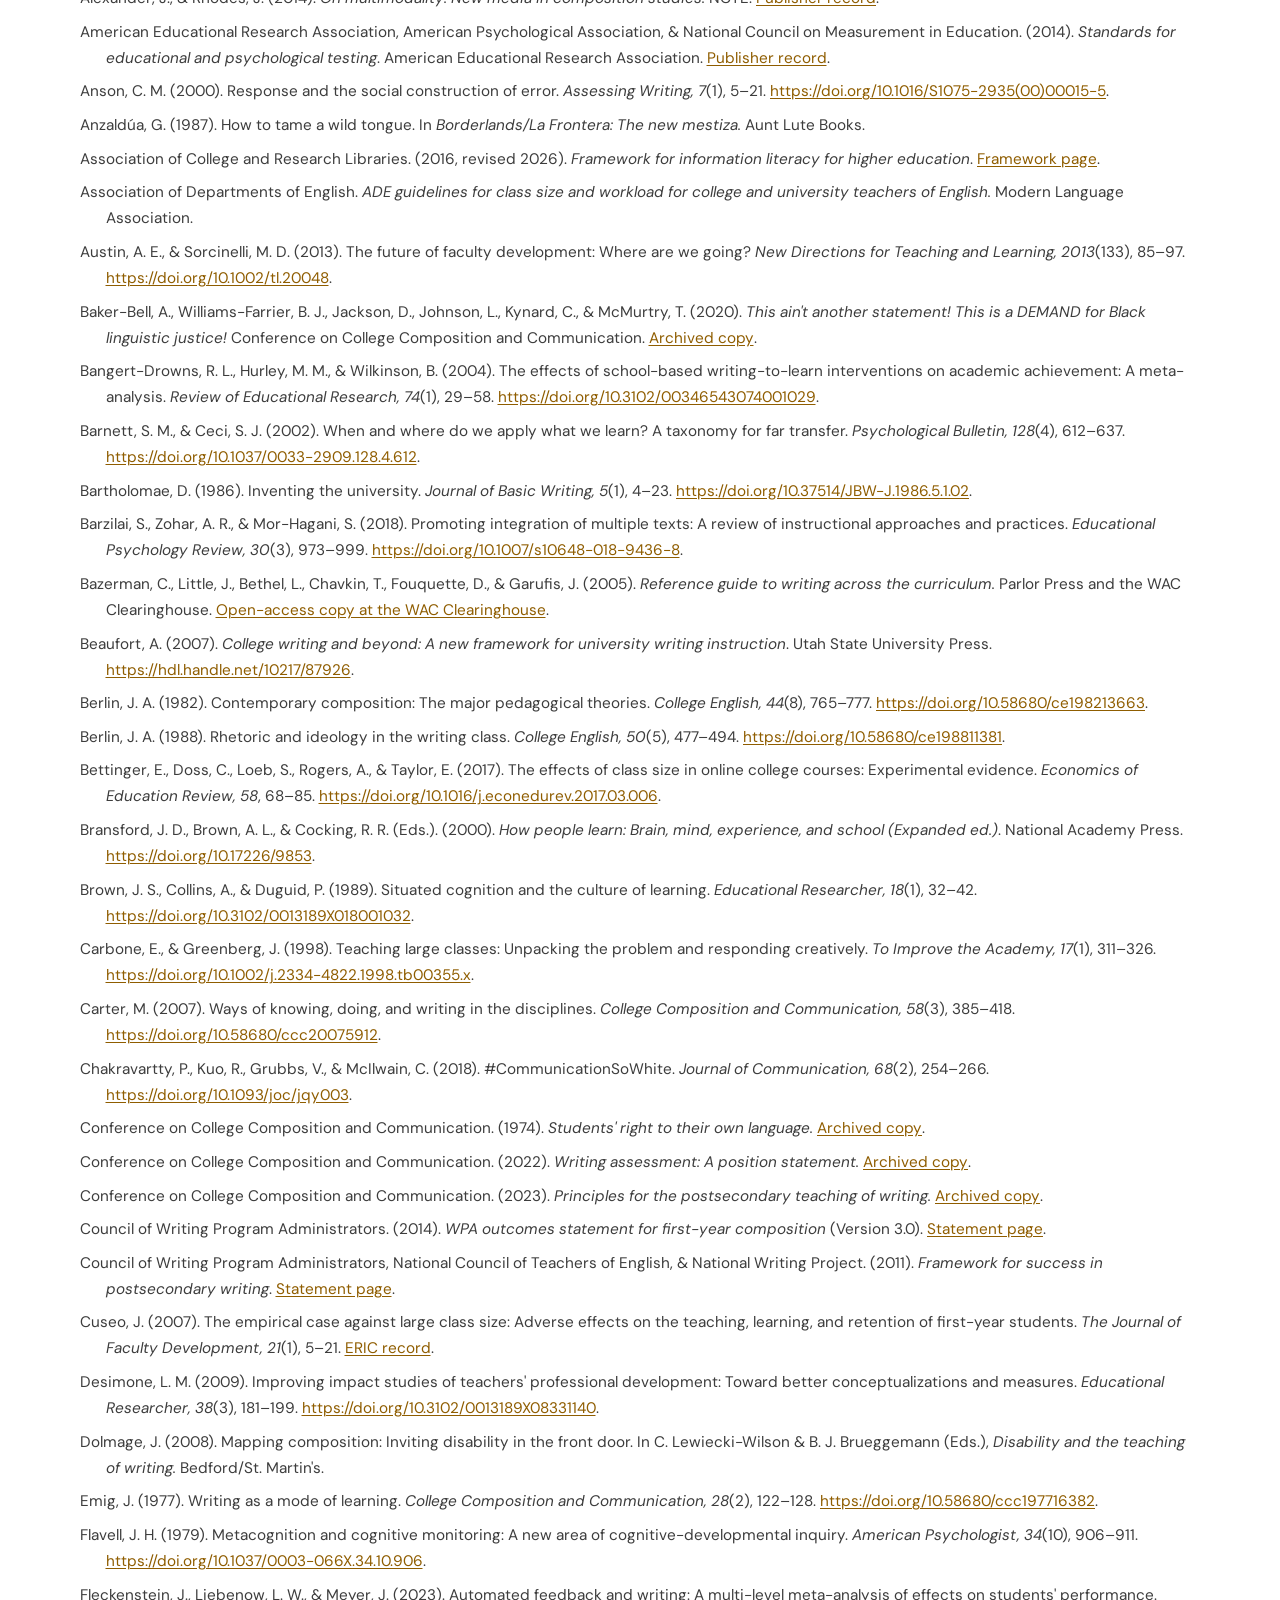
<file: commitments.html>
<!DOCTYPE html>
<html lang="en">
<head>
<meta charset="UTF-8">
<meta name="viewport" content="width=device-width, initial-scale=1.0">
<title>Field Commitments · The Writing Program Exchange</title>
<meta name="description" content="Kirsti Cole&#x27;s claims-based map of twelve foundational commitments in writing studies, each with its major critique, the conditions instruction requires, and the kind of evidence behind each claim.">
<meta name="author" content="Kirsti Cole and Holly Hassel">
<link rel="canonical" href="https://thewritingprogramexchange.org/commitments.html">

<!-- Social sharing -->
<meta property="og:type" content="website">
<meta property="og:url" content="https://thewritingprogramexchange.org/commitments.html">
<meta property="og:title" content="Field Commitments · The Writing Program Exchange">
<meta property="og:description" content="Kirsti Cole&#x27;s claims-based map of twelve foundational commitments in writing studies, each with its major critique, the conditions instruction requires, and the kind of evidence behind each claim.">
<meta property="og:image" content="https://thewritingprogramexchange.org/og-image.png">
<meta name="twitter:card" content="summary_large_image">
<meta name="twitter:title" content="Field Commitments · The Writing Program Exchange">
<meta name="twitter:description" content="Kirsti Cole&#x27;s claims-based map of twelve foundational commitments in writing studies, each with its major critique, the conditions instruction requires, and the kind of evidence behind each claim.">
<meta name="twitter:image" content="https://thewritingprogramexchange.org/og-image.png">

<link rel="preconnect" href="https://fonts.googleapis.com">
<link rel="preconnect" href="https://fonts.gstatic.com" crossorigin>
<link href="https://fonts.googleapis.com/css2?family=DM+Sans:ital,wght@0,400;0,500;0,600;1,400&family=DM+Mono:wght@400;500&display=swap" rel="stylesheet">
<link href="https://fonts.cdnfonts.com/css/neue-machina" rel="stylesheet">
<link rel="stylesheet" href="site.css">
<style>
/* This page only: long DOI links wrap on narrow screens. Move the rule to site.css if you prefer. */
.refs a, .arrow-list a { overflow-wrap: anywhere; }
</style>
</head>
<body>
<a href="#main" class="skip-link">Skip to content</a>

<!-- ===== SITE HEADER (identical on every page; edit all pages together) ===== -->
<header class="on-dark">
<nav class="site-nav" aria-label="Main">
  <a href="index.html" class="nav-name">The Writing Program <span>Exchange</span></a>
  <div class="nav-right">
    <ul class="nav-links">
      <li><a href="playbook.html">Playbook</a></li>
      <li><a href="data.html">Data Guide</a></li>
      <li><a href="crosswalk_resource.html">Crosswalk</a></li>
      <li><a href="commitments.html" aria-current="page">Commitments</a></li>
      <li><a href="index.html#about">About</a></li>
      <li><a href="index.html#contribute">Contribute</a></li>
    </ul>
    <div class="nav-search" id="navSearch" role="search">
      <button class="search-toggle" id="searchToggle" type="button" aria-label="Search all resources" aria-expanded="false" aria-controls="searchInputWrap">
        <svg width="18" height="18" viewBox="0 0 16 16" fill="none" aria-hidden="true" focusable="false">
          <circle cx="6.5" cy="6.5" r="4.5" stroke="currentColor" stroke-width="1.5"/>
          <path d="M10 10L14 14" stroke="currentColor" stroke-width="1.5" stroke-linecap="round"/>
        </svg>
      </button>
      <div class="search-input-wrap" id="searchInputWrap">
        <label for="searchInput" class="sr-only">Search all resources</label>
        <input class="search-input" id="searchInput" type="search" placeholder="Search all resources" autocomplete="off" spellcheck="false">
      </div>
      <div class="search-results" id="searchResults" role="region" aria-label="Search results" aria-live="polite"></div>
    </div>
    <button class="nav-hamburger" id="navHamburger" type="button" aria-label="Open menu" aria-expanded="false" aria-controls="mobileNav">
      <span></span><span></span><span></span>
    </button>
  </div>
</nav>
<div class="mobile-nav" id="mobileNav" hidden>
  <a href="playbook.html">Playbook</a>
  <a href="data.html">Data Guide</a>
  <a href="crosswalk_resource.html">Crosswalk</a>
  <a href="commitments.html" aria-current="page">Commitments</a>
  <a href="index.html#about">About</a>
  <a href="index.html#contribute">Contribute</a>
</div>
</header>
<!-- ===== END SITE HEADER ===== -->

<main id="main">

<section class="page-hero" id="top">
  <div class="page-hero-inner">
    <nav class="breadcrumb" aria-label="Breadcrumb">
      <ol>
        <li><a href="index.html">Home</a></li>
        <li><a href="index.html#resources">Resources</a></li>
        <li aria-current="page">Field Commitments</li>
      </ol>
    </nav>
    <p class="kicker">Disciplinary Knowledge · Resource 4 of 4</p>
    <h1 class="page-title">Field Commitments</h1>
    <p class="page-desc">A claims-based map of what writing studies holds about writing, learning, language, labor, and institutional conditions. Twelve commitments, each stated with its limits and major critique, followed by the conditions instruction requires and the kind of evidence behind each claim.</p>
    <p class="byline">By <a href="https://kirstikcole.com" target="_blank" rel="noopener">Kirsti Cole<span class="sr-only"> (opens in a new tab)</span></a>, NC State University. Developed for ENG 511: Theory and Research in Composition.</p>
    <p class="use-when"><strong>Use this when</strong>You need to state what the field holds, and how firmly, for faculty development, curriculum design, program review, or a conversation with a dean who asks for the evidence.</p>
    <div class="download-row">
      <a href="#commitments" class="btn-charcoal">Read the twelve commitments →</a>
      <button type="button" class="btn-amber" data-print>Print or save as PDF</button>
    </div>
  </div>
</section>

<nav class="jump-nav" aria-label="On this page">
  <div class="jump-nav-inner">
    <span class="jump-label" aria-hidden="true">On this page</span>
    <ul>
      <li><a href="#frame">Overview</a></li>
      <li><a href="#commitments">Twelve commitments</a></li>
      <li><a href="#methods">Methods</a></li>
      <li><a href="#conditions">Conditions</a></li>
      <li><a href="#tensions">Tensions</a></li>
      <li><a href="#evidence">Evidence</a></li>
      <li><a href="#references">References</a></li>
    </ul>
  </div>
</nav>

<section id="frame">
  <div class="container">
    <div class="section-header">
      <div class="section-num" aria-hidden="true">01</div>
      <h2 class="section-title">Contested but Durable</h2>
    </div>
    <div class="two-col">
      <div class="prose">
        <p>Writing studies is not a field with one uncontested doctrine. Its foundational claims are best understood as a contested but durable set of commitments about writing, learning, language, rhetoric, labor, and institutional conditions.</p>
        <p>Across composition and rhetoric, WAC, WID, and WEC, communication across the curriculum, writing center studies, and writing program administration, the field rejects the idea of writing as a neutral, general-purpose skill: fixed once, measured cleanly out of context, or taught effectively through decontextualized drills.</p>
        <p>This map gathers the claims foundational enough to organize faculty development, curriculum design, program review, and institutional advocacy. It states each claim with its limits and its major internal critique, since a commitment presented without its critique misrepresents the field.</p>
      </div>
      <div class="panel">
        <p class="label">How to use this map</p>
        <ul class="arrow-list">
          <li><strong>In advocacy:</strong> state the commitment, name its limit, and cite the source.</li>
          <li><strong>In faculty development:</strong> assign one commitment and its critique as a discussion pair.</li>
          <li><strong>In program review:</strong> ask which commitments your curriculum assumes and which conditions it provides.</li>
          <li><strong>With the other resources:</strong> the <a href="crosswalk_resource.html">Crosswalk</a> translates these claims into administrative terms, and the <a href="data.html">Data Guide</a> supplies the numbers.</li>
          <li><strong>Beside the field's other statements:</strong> read the map with <a href="https://upcolorado.com/utah-state-university-press/item/2705-naming-what-we-know" target="_blank" rel="noopener"><em>Naming What We Know</em> (Adler-Kassner and Wardle, 2015)<span class="sr-only"> (opens in a new tab)</span></a>, <a href="https://wpacouncil.org/aws/CWPA/pt/sd/news_article/242845/_PARENT/layout_details/false" target="_blank" rel="noopener">the <em>Framework for Success in Postsecondary Writing</em> (2011)<span class="sr-only"> (opens in a new tab)</span></a>, and <a href="https://wpacouncil.org/aws/CWPA/pt/sd/news_article/243055/_PARENT/layout_details/false" target="_blank" rel="noopener">the <em>WPA Outcomes Statement for First-Year Composition</em> (2014)<span class="sr-only"> (opens in a new tab)</span></a>.</li>
        </ul>
      </div>
    </div>
  </div>
</section>

<section id="commitments" class="tint">
  <div class="container">
    <div class="section-header">
      <div class="section-num" aria-hidden="true">02</div>
      <h2 class="section-title">Twelve Foundational Commitments</h2>
    </div>
    <p class="section-intro">Select a commitment to read the claim, its limit and critique, the readings paired with it in ENG 511, and the evidence bearing on it from outside the field. The same sources are gathered by register in <a href="#outside-evidence">Section 06</a>.</p>
    <div class="acc-tools no-print">
      <button type="button" class="text-btn" data-acc-all="open" data-scope="commitList">Open all</button>
      <button type="button" class="text-btn" data-acc-all="close" data-scope="commitList">Close all</button>
    </div>
    <div id="commitList">
      <div class="acc" id="commitment-1">
        <h3><button type="button" class="acc-btn" aria-expanded="false" aria-controls="commitment-1-panel">
          <span class="acc-num" aria-hidden="true">01</span>
          <span class="acc-heading"><span class="acc-title"><span class="sr-only">Commitment 1: </span>Writing is rhetorical and situated</span></span>
          <span class="acc-icon" aria-hidden="true"></span>
        </button></h3>
        <div class="acc-panel" id="commitment-1-panel" hidden>
          <h4>The claim</h4>
          <p>Writers make choices in relation to purpose, audience, genre, medium, evidence, occasion, and institutional consequence.</p>
          <h4>Limit and critique</h4>
          <p>Situating writing should not mean teaching accommodation to dominant institutional norms alone. Critical, translingual, antiracist, feminist, disability, and decolonial scholarship asks whose rhetorical norms are treated as normal.</p>
          <h4>Readings</h4>
          <ul class="arrow-list"><li><a href="https://doi.org/10.58680/ccc197916201" target="_blank" rel="noopener">Fulkerson (1979)<span class="sr-only"> (opens in a new tab)</span></a></li><li><a href="https://doi.org/10.58680/ce198213663" target="_blank" rel="noopener">Berlin (1982)<span class="sr-only"> (opens in a new tab)</span></a></li><li><a href="https://doi.org/10.58680/ce198811381" target="_blank" rel="noopener">Berlin (1988)<span class="sr-only"> (opens in a new tab)</span></a></li><li><a href="https://www.jstor.org/stable/25595469" target="_blank" rel="noopener">Pratt (1991)<span class="sr-only"> (opens in a new tab)</span></a></li></ul>
          <h4>Further reading from the field</h4>
          <ul class="arrow-list"><li><a href="https://doi.org/10.58680/ce201113403" target="_blank" rel="noopener">Horner, Lu, Royster, and Trimbur (2011)<span class="sr-only"> (opens in a new tab)</span></a></li></ul>
          <h4>Evidence from outside the field</h4>
          <ul class="arrow-list"><li><a href="https://doi.org/10.3102/0013189X018001032" target="_blank" rel="noopener">Brown, Collins, and Duguid (1989)<span class="sr-only"> (opens in a new tab)</span></a>. Educational research and cognitive science. Theoretical article.</li></ul>
        </div>
      </div>
      <div class="acc" id="commitment-2">
        <h3><button type="button" class="acc-btn" aria-expanded="false" aria-controls="commitment-2-panel">
          <span class="acc-num" aria-hidden="true">02</span>
          <span class="acc-heading"><span class="acc-title"><span class="sr-only">Commitment 2: </span>Writing is a social practice, not merely an individual cognitive skill</span></span>
          <span class="acc-icon" aria-hidden="true"></span>
        </button></h3>
        <div class="acc-panel" id="commitment-2-panel" hidden>
          <h4>The claim</h4>
          <p>Writing is learned through participation in communities: feedback, reading, collaboration, uptake, and institutional practice.</p>
          <h4>Limit and critique</h4>
          <p>"Discourse community" is easily pictured as more coherent, more stable, and more equally accessible than any community is.</p>
          <h4>Readings</h4>
          <ul class="arrow-list"><li><a href="https://doi.org/10.58680/ccc19948801" target="_blank" rel="noopener">Trimbur (1994)<span class="sr-only"> (opens in a new tab)</span></a></li><li><a href="https://doi.org/10.37514/JBW-J.1986.5.1.02" target="_blank" rel="noopener">Bartholomae (1986)<span class="sr-only"> (opens in a new tab)</span></a></li></ul>
          <h4>Evidence from outside the field</h4>
          <ul class="arrow-list"><li><a href="https://doi.org/10.3102/00346543068003249" target="_blank" rel="noopener">Topping (1998)<span class="sr-only"> (opens in a new tab)</span></a>. Educational research. Higher education. Literature review.</li><li><a href="https://doi.org/10.1080/02602938.2013.795518" target="_blank" rel="noopener">Nicol, Thomson, and Breslin (2014)<span class="sr-only"> (opens in a new tab)</span></a>. Higher education assessment. Higher education students. Empirical study.</li><li><a href="https://doi.org/10.1017/CBO9780511815355" target="_blank" rel="noopener">Lave and Wenger (1991)<span class="sr-only"> (opens in a new tab)</span></a>. Anthropology of learning. Five studies of apprenticeship. Theoretical monograph.</li></ul>
        </div>
      </div>
      <div class="acc" id="commitment-3">
        <h3><button type="button" class="acc-btn" aria-expanded="false" aria-controls="commitment-3-panel">
          <span class="acc-num" aria-hidden="true">03</span>
          <span class="acc-heading"><span class="acc-title"><span class="sr-only">Commitment 3: </span>Writing is a mode of learning and inquiry</span></span>
          <span class="acc-icon" aria-hidden="true"></span>
        </button></h3>
        <div class="acc-panel" id="commitment-3-panel" hidden>
          <h4>The claim</h4>
          <p>Low-stakes and high-stakes writing help students formulate questions, represent ideas, test claims, reflect, synthesize evidence, and revise their understanding. Writing for these purposes belongs across the curriculum.</p>
          <h4>Limit and critique</h4>
          <p>Writing does not automatically produce learning. Its epistemic value depends on assignment design, scaffolding, response, revision, and material conditions. The meta-analysis of 48 school-based programs by Bangert-Drowns, Hurley, and Wilkinson (2004) found a small positive average effect, not a universal one.</p>
          <h4>Readings</h4>
          <ul class="arrow-list"><li><a href="https://doi.org/10.58680/ccc197716382" target="_blank" rel="noopener">Emig (1977)<span class="sr-only"> (opens in a new tab)</span></a></li><li><a href="https://wacclearinghouse.org/books/landmarks/langer-applebee/" target="_blank" rel="noopener">Langer and Applebee (1987)<span class="sr-only"> (opens in a new tab)</span></a></li><li><a href="https://doi.org/10.3102/00346543074001029" target="_blank" rel="noopener">Bangert-Drowns, Hurley, and Wilkinson (2004)<span class="sr-only"> (opens in a new tab)</span></a></li></ul>
          <h4>Evidence from outside the field</h4>
          <ul class="arrow-list"><li><a href="https://doi.org/10.3102/00346543074001029" target="_blank" rel="noopener">Bangert-Drowns, Hurley, and Wilkinson (2004)<span class="sr-only"> (opens in a new tab)</span></a>. Educational research. School-based programs. Meta-analysis of 48 programs. Also in the readings above.</li><li><a href="https://doi.org/10.1023/A:1021913217147" target="_blank" rel="noopener">Klein (1999)<span class="sr-only"> (opens in a new tab)</span></a>. Educational psychology. Theoretical review.</li><li><a href="https://doi.org/10.17239/jowr-2016.07.03.01" target="_blank" rel="noopener">Klein and Boscolo (2016)<span class="sr-only"> (opens in a new tab)</span></a>. Writing research across fields. Narrative review.</li><li><a href="https://doi.org/10.1348/978185409X421129" target="_blank" rel="noopener">Galbraith (2009)<span class="sr-only"> (opens in a new tab)</span></a>. Educational psychology. Theoretical paper with a review of empirical studies.</li><li>Newell (2006). Educational psychology and literacy research. School writing. Theoretical review.</li></ul>
        </div>
      </div>
      <div class="acc" id="commitment-4">
        <h3><button type="button" class="acc-btn" aria-expanded="false" aria-controls="commitment-4-panel">
          <span class="acc-num" aria-hidden="true">04</span>
          <span class="acc-heading"><span class="acc-title"><span class="sr-only">Commitment 4: </span>Writing is recursive, developmental, and processual</span></span>
          <span class="acc-icon" aria-hidden="true"></span>
        </button></h3>
        <div class="acc-panel" id="commitment-4-panel" hidden>
          <h4>The claim</h4>
          <p>Planning, drafting, researching, reading, composing, revising, editing, and reflecting are interdependent and not linear.</p>
          <h4>Limit and critique</h4>
          <p>"Process" does not reduce to a uniform sequence. Process pedagogy has been criticized for treating writing as individual and interior and for neglecting genre, history, ideology, institutional constraint, and unequal access to time and feedback.</p>
          <h4>Readings</h4>
          <ul class="arrow-list"><li>Murray (1972)</li><li><a href="https://doi.org/10.58680/ccc198015928" target="_blank" rel="noopener">Perl (1980)<span class="sr-only"> (opens in a new tab)</span></a></li><li><a href="https://doi.org/10.58680/ccc198015931" target="_blank" rel="noopener">Rose (1980)<span class="sr-only"> (opens in a new tab)</span></a></li><li><a href="https://doi.org/10.58680/ccc198115885" target="_blank" rel="noopener">Flower and Hayes (1981)<span class="sr-only"> (opens in a new tab)</span></a></li><li><a href="https://www.carnegie.org/publications/writing-next/" target="_blank" rel="noopener">Graham and Perin (2007)<span class="sr-only"> (opens in a new tab)</span></a></li></ul>
          <h4>Evidence from outside the field</h4>
          <ul class="arrow-list"><li><a href="https://www.carnegie.org/publications/writing-next/" target="_blank" rel="noopener">Graham and Perin (2007)<span class="sr-only"> (opens in a new tab)</span></a>. Educational psychology. Grades 4 to 12. Meta-analysis, reported for a policy audience and published in the Journal of Educational Psychology. Also in the readings above.</li><li><a href="https://doi.org/10.1037/edu0000819" target="_blank" rel="noopener">Graham, Kim, Cao, et al. (2023)<span class="sr-only"> (opens in a new tab)</span></a>. Educational psychology. Grades 6 to 12. Meta-analysis.</li><li>Graham, Harris, and Chambers (2016). Educational psychology and literacy research. Review of reviews.</li><li><a href="https://doi.org/10.17239/jowr-2015.07.02.2" target="_blank" rel="noopener">Koster, Tribushinina, de Jong, and van den Bergh (2015)<span class="sr-only"> (opens in a new tab)</span></a>. Writing research across fields. Grades 4 to 6. Meta-analysis.</li><li><a href="https://doi.org/10.1037/a0029185" target="_blank" rel="noopener">Graham, McKeown, Kiuhara, and Harris (2012)<span class="sr-only"> (opens in a new tab)</span></a>. Educational psychology. Elementary grades. Meta-analysis.</li></ul>
        </div>
      </div>
      <div class="acc" id="commitment-5">
        <h3><button type="button" class="acc-btn" aria-expanded="false" aria-controls="commitment-5-panel">
          <span class="acc-num" aria-hidden="true">05</span>
          <span class="acc-heading"><span class="acc-title"><span class="sr-only">Commitment 5: </span>Revision is re-seeing, not merely proofreading</span></span>
          <span class="acc-icon" aria-hidden="true"></span>
        </button></h3>
        <div class="acc-panel" id="commitment-5-panel" hidden>
          <h4>The claim</h4>
          <p>Revision includes reconsidering questions, purposes, organization, evidence, warrants, audiences, genre choices, and stakes.</p>
          <h4>Limit and critique</h4>
          <p>Not every assignment merits multiple drafts. Mandatory revision without usable feedback, time, choice, or changed evaluative conditions becomes compliance work.</p>
          <h4>Readings</h4>
          <ul class="arrow-list"><li><a href="https://doi.org/10.58680/ccc198215854" target="_blank" rel="noopener">Sommers (1982)<span class="sr-only"> (opens in a new tab)</span></a></li><li><a href="https://doi.org/10.1016/S1075-2935(00)00015-5" target="_blank" rel="noopener">Anson (2000)<span class="sr-only"> (opens in a new tab)</span></a></li><li><a href="https://doi.org/10.1080/02602938.2018.1545896" target="_blank" rel="noopener">Huisman, Saab, van den Broek, and van Driel (2019)<span class="sr-only"> (opens in a new tab)</span></a></li></ul>
          <h4>Evidence from outside the field</h4>
          <ul class="arrow-list"><li><a href="https://doi.org/10.1080/02602938.2018.1545896" target="_blank" rel="noopener">Huisman, Saab, van den Broek, and van Driel (2019)<span class="sr-only"> (opens in a new tab)</span></a>. Higher education assessment. Higher education students. Meta-analysis of 24 studies. Also in the readings above.</li><li><a href="https://doi.org/10.3102/003465430298487" target="_blank" rel="noopener">Hattie and Timperley (2007)<span class="sr-only"> (opens in a new tab)</span></a>. Educational research. Conceptual analysis and review of evidence.</li><li><a href="https://doi.org/10.1086/681947" target="_blank" rel="noopener">Graham, Hebert, and Harris (2015)<span class="sr-only"> (opens in a new tab)</span></a>. Educational psychology. Grades 1 to 8. Meta-analysis.</li><li><a href="https://doi.org/10.1177/07356331221114181" target="_blank" rel="noopener">Jongsma, Scholten, van Muijlwijk-Koezen, and Meeter (2023)<span class="sr-only"> (opens in a new tab)</span></a>. Educational technology. Higher education. Meta-analysis of 12 comparisons.</li><li><a href="https://doi.org/10.1007/s11251-015-9353-x" target="_blank" rel="noopener">Patchan and Schunn (2015)<span class="sr-only"> (opens in a new tab)</span></a>. Learning sciences. Undergraduates. Experiment.</li></ul>
        </div>
      </div>
      <div class="acc" id="commitment-6">
        <h3><button type="button" class="acc-btn" aria-expanded="false" aria-controls="commitment-6-panel">
          <span class="acc-num" aria-hidden="true">06</span>
          <span class="acc-heading"><span class="acc-title"><span class="sr-only">Commitment 6: </span>Writing develops through use in consequential contexts</span></span>
          <span class="acc-icon" aria-hidden="true"></span>
        </button></h3>
        <div class="acc-panel" id="commitment-6-panel" hidden>
          <h4>The claim</h4>
          <p>Students learn genres by using them in meaningful disciplinary, civic, professional, and public situations, not by memorizing templates.</p>
          <h4>Limit and critique</h4>
          <p>Authenticity is not automatic, and simulated genres retain value. Workplace genres should not be imported uncritically, especially where they reproduce exploitative labor norms.</p>
          <h4>Readings</h4>
          <ul class="arrow-list"><li><a href="https://doi.org/10.1080/00335638409383686" target="_blank" rel="noopener">Miller (1984)<span class="sr-only"> (opens in a new tab)</span></a></li><li><a href="https://doi.org/10.1177/0741088397014004004" target="_blank" rel="noopener">Russell (1997)<span class="sr-only"> (opens in a new tab)</span></a></li></ul>
          <h4>Evidence from outside the field</h4>
          <ul class="arrow-list"><li><a href="https://doi.org/10.1016/j.jslw.2007.07.005" target="_blank" rel="noopener">Hyland (2007)<span class="sr-only"> (opens in a new tab)</span></a>. Applied linguistics. L2 writers. Pedagogical overview.</li><li><a href="https://doi.org/10.1016/j.jeap.2011.11.001" target="_blank" rel="noopener">Wingate (2012)<span class="sr-only"> (opens in a new tab)</span></a>. Applied linguistics. Undergraduates entering university. Empirical study.</li><li><a href="https://doi.org/10.3102/0013189X018001032" target="_blank" rel="noopener">Brown, Collins, and Duguid (1989)<span class="sr-only"> (opens in a new tab)</span></a>. Educational research and cognitive science. Theoretical article.</li><li><a href="https://doi.org/10.1017/CBO9780511815355" target="_blank" rel="noopener">Lave and Wenger (1991)<span class="sr-only"> (opens in a new tab)</span></a>. Anthropology of learning. Five studies of apprenticeship. Theoretical monograph.</li></ul>
        </div>
      </div>
      <div class="acc" id="commitment-7">
        <h3><button type="button" class="acc-btn" aria-expanded="false" aria-controls="commitment-7-panel">
          <span class="acc-num" aria-hidden="true">07</span>
          <span class="acc-heading"><span class="acc-title"><span class="sr-only">Commitment 7: </span>Disciplines are ways of knowing, doing, and writing</span></span>
          <span class="acc-icon" aria-hidden="true"></span>
        </button></h3>
        <div class="acc-panel" id="commitment-7-panel" hidden>
          <h4>The claim</h4>
          <p>The premise of writing in the disciplines holds writing to be constitutive of disciplinary activity. Michael Carter (2007) calls writing a "metadoing," a practice which gives form to disciplinary ways of doing and knowing.</p>
          <h4>Limit and critique</h4>
          <p>The claim should not reify disciplines, which contain competing methods, genres, ideologies, and publics and which change over time. Instruction in disciplinary writing should teach students to analyze and negotiate disciplinary norms, not only to assimilate.</p>
          <h4>Readings</h4>
          <ul class="arrow-list"><li><a href="https://doi.org/10.58680/ccc20075912" target="_blank" rel="noopener">Carter (2007)<span class="sr-only"> (opens in a new tab)</span></a></li><li><a href="https://doi.org/10.1177/0741088397014004004" target="_blank" rel="noopener">Russell (1997)<span class="sr-only"> (opens in a new tab)</span></a></li><li><a href="https://wacclearinghouse.org/books/referenceguides/bazerman-wac/" target="_blank" rel="noopener">Bazerman et al. (2005)<span class="sr-only"> (opens in a new tab)</span></a></li></ul>
          <h4>Evidence from outside the field</h4>
          <ul class="arrow-list"><li><a href="https://doi.org/10.1016/j.jslw.2007.07.005" target="_blank" rel="noopener">Hyland (2007)<span class="sr-only"> (opens in a new tab)</span></a>. Applied linguistics. L2 writers. Pedagogical overview.</li><li><a href="https://parlorpress.com/products/building-genre-knowledge" target="_blank" rel="noopener">Tardy (2009)<span class="sr-only"> (opens in a new tab)</span></a>. Applied linguistics. Four multilingual graduate students. Longitudinal qualitative study.</li></ul>
        </div>
      </div>
      <div class="acc" id="commitment-8">
        <h3><button type="button" class="acc-btn" aria-expanded="false" aria-controls="commitment-8-panel">
          <span class="acc-num" aria-hidden="true">08</span>
          <span class="acc-heading"><span class="acc-title"><span class="sr-only">Commitment 8: </span>Writing development is lifelong and context-dependent</span></span>
          <span class="acc-icon" aria-hidden="true"></span>
        </button></h3>
        <div class="acc-panel" id="commitment-8-panel" hidden>
          <h4>The claim</h4>
          <p>No single course teaches students to write once and for all. Programs should distribute meaningful writing experiences across curricular pathways.</p>
          <h4>Limit and critique</h4>
          <p>The corrective to the one-course solution should not become an unfunded mandate for all faculty. Institutions must provide curricular time, faculty development, writing support, equitable workload, and sustained infrastructure.</p>
          <h4>Readings</h4>
          <ul class="arrow-list"><li><a href="https://wacclearinghouse.org/books/referenceguides/bazerman-wac/" target="_blank" rel="noopener">Bazerman et al. (2005)<span class="sr-only"> (opens in a new tab)</span></a></li><li><a href="https://doi.org/10.58680/ccc20097196" target="_blank" rel="noopener">Wardle (2009)<span class="sr-only"> (opens in a new tab)</span></a></li></ul>
          <h4>Evidence from outside the field</h4>
          <ul class="arrow-list"><li><a href="https://doi.org/10.17226/9853" target="_blank" rel="noopener">Bransford, Brown, and Cocking (2000)<span class="sr-only"> (opens in a new tab)</span></a>. Learning sciences. Consensus report.</li></ul>
        </div>
      </div>
      <div class="acc" id="commitment-9">
        <h3><button type="button" class="acc-btn" aria-expanded="false" aria-controls="commitment-9-panel">
          <span class="acc-num" aria-hidden="true">09</span>
          <span class="acc-heading"><span class="acc-title"><span class="sr-only">Commitment 9: </span>Transfer is possible but not automatic</span></span>
          <span class="acc-icon" aria-hidden="true"></span>
        </button></h3>
        <div class="acc-panel" id="commitment-9-panel" hidden>
          <h4>The claim</h4>
          <p>Students carry forward genre awareness, rhetorical concepts, strategies, habits of reflection, and prior writing knowledge. They must also recognize when and how these resources apply in a new situation.</p>
          <h4>Limit and critique</h4>
          <p>Transfer should not be framed as a student deficit. A new discipline, genre, modality, language practice, or institutional setting often demands new learning.</p>
          <h4>Readings</h4>
          <ul class="arrow-list"><li><a href="https://doi.org/10.1037/0033-2909.128.4.612" target="_blank" rel="noopener">Barnett and Ceci (2002)<span class="sr-only"> (opens in a new tab)</span></a></li><li><a href="https://doi.org/10.1177/0741088311410183" target="_blank" rel="noopener">Reiff and Bawarshi (2011)<span class="sr-only"> (opens in a new tab)</span></a></li><li><a href="https://doi.org/10.7330/9780874219388" target="_blank" rel="noopener">Yancey, Robertson, and Taczak (2014)<span class="sr-only"> (opens in a new tab)</span></a></li></ul>
          <h4>Further reading from the field</h4>
          <ul class="arrow-list"><li><a href="https://associationdatabase.co/archives/31n1-2/31n1-2wardle.pdf" target="_blank" rel="noopener">Wardle (2007)<span class="sr-only"> (opens in a new tab)</span></a></li><li><a href="https://hdl.handle.net/10217/87926" target="_blank" rel="noopener">Beaufort (2007)<span class="sr-only"> (opens in a new tab)</span></a></li><li><a href="https://wacclearinghouse.org/books/referenceguides/transfer/" target="_blank" rel="noopener">Nowacek, Lorimer Leonard, and Rounsaville (2024)<span class="sr-only"> (opens in a new tab)</span></a></li></ul>
          <h4>Evidence from outside the field</h4>
          <ul class="arrow-list"><li><a href="https://doi.org/10.1037/0033-2909.128.4.612" target="_blank" rel="noopener">Barnett and Ceci (2002)<span class="sr-only"> (opens in a new tab)</span></a>. Psychology. Theoretical review with a taxonomy. Also in the readings above.</li><li><a href="https://doi.org/10.1080/00461520.2012.693354" target="_blank" rel="noopener">Perkins and Salomon (2012)<span class="sr-only"> (opens in a new tab)</span></a>. Educational psychology. Theoretical synthesis.</li><li>Perkins and Salomon (1994). Educational psychology. Encyclopedia article.</li></ul>
        </div>
      </div>
      <div class="acc" id="commitment-10">
        <h3><button type="button" class="acc-btn" aria-expanded="false" aria-controls="commitment-10-panel">
          <span class="acc-num" aria-hidden="true">10</span>
          <span class="acc-heading"><span class="acc-title"><span class="sr-only">Commitment 10: </span>Reading, research, writing, and citation are intertwined literacy practices</span></span>
          <span class="acc-icon" aria-hidden="true"></span>
        </button></h3>
        <div class="acc-panel" id="commitment-10-panel" hidden>
          <h4>The claim</h4>
          <p>Academic and professional writing entails evaluating sources, tracing conversations, representing the work of others, and making evidence-based claims. Citation is an epistemic and ethical practice as well as a format.</p>
          <h4>Limit and critique</h4>
          <p>Citation regimes also enact exclusion, Eurocentrism, gatekeeping, and uneven access to scholarly publication.</p>
          <h4>Readings</h4>
          <ul class="arrow-list"><li><a href="https://muse.jhu.edu/book/24087" target="_blank" rel="noopener">Logan (2008)<span class="sr-only"> (opens in a new tab)</span></a></li><li><a href="https://doi.org/10.58680/ccc19968709" target="_blank" rel="noopener">Royster (1996)<span class="sr-only"> (opens in a new tab)</span></a></li></ul>
          <h4>Evidence from outside the field</h4>
          <ul class="arrow-list"><li><a href="https://doi.org/10.3102/0034654317746927" target="_blank" rel="noopener">Graham, Liu, Bartlett, et al. (2018)<span class="sr-only"> (opens in a new tab)</span></a>. Educational research. Preschool to grade 12. Meta-analysis of 54 experiments on reading instruction.</li><li><a href="https://doi.org/10.1007/s10648-018-9436-8" target="_blank" rel="noopener">Barzilai, Zohar, and Mor-Hagani (2018)<span class="sr-only"> (opens in a new tab)</span></a>. Educational psychology. Grade 5 to university. Systematic review.</li><li><a href="https://doi.org/10.1093/applin/20.3.341" target="_blank" rel="noopener">Hyland (1999)<span class="sr-only"> (opens in a new tab)</span></a>. Applied linguistics. 80 research articles in eight disciplines, with interviews. Corpus study.</li><li><a href="https://doi.org/10.1016/j.jslw.2003.08.004" target="_blank" rel="noopener">Pecorari (2003)<span class="sr-only"> (opens in a new tab)</span></a>. Applied linguistics. 17 postgraduate writers and their supervisors. Textual comparison with interviews.</li><li><a href="https://doi.org/10.1126/science.159.3810.56" target="_blank" rel="noopener">Merton (1968)<span class="sr-only"> (opens in a new tab)</span></a>. Sociology of science. Theoretical essay.</li><li><a href="https://doi.org/10.1017/S0020818313000209" target="_blank" rel="noopener">Maliniak, Powers, and Walter (2013)<span class="sr-only"> (opens in a new tab)</span></a>. International relations. Journal articles, 1980 to 2006. Observational study of citations, with controls.</li><li><a href="https://doi.org/10.1093/joc/jqy003" target="_blank" rel="noopener">Chakravartty, Kuo, Grubbs, and McIlwain (2018)<span class="sr-only"> (opens in a new tab)</span></a>. Communication studies. Communication journals, 1990 to 2016. Observational study of authorship and citation.</li><li><a href="https://www.ala.org/acrl/standards/ilframework" target="_blank" rel="noopener">Association of College and Research Libraries (2016, revised 2026)<span class="sr-only"> (opens in a new tab)</span></a>. Library and information science. Higher education. Professional framework.</li></ul>
        </div>
      </div>
      <div class="acc" id="commitment-11">
        <h3><button type="button" class="acc-btn" aria-expanded="false" aria-controls="commitment-11-panel">
          <span class="acc-num" aria-hidden="true">11</span>
          <span class="acc-heading"><span class="acc-title"><span class="sr-only">Commitment 11: </span>Language difference is a resource, not proof of deficiency</span></span>
          <span class="acc-icon" aria-hidden="true"></span>
        </button></h3>
        <div class="acc-panel" id="commitment-11-panel" hidden>
          <h4>The claim</h4>
          <p>Students bring linguistic, rhetorical, cultural, technological, and literacy resources to college.</p>
          <h4>Limit and critique</h4>
          <p>The commitment requires more than welcoming language. It entails revising the assessment, feedback, placement, curriculum, and professional-language standards which penalize racialized and multilingual writers. The CCCC Principles reject instruction which standardizes and excludes.</p>
          <h4>Readings</h4>
          <ul class="arrow-list"><li>Anzaldúa (1987)</li><li><a href="https://doi.org/10.58680/ce20065042" target="_blank" rel="noopener">Matsuda (2006)<span class="sr-only"> (opens in a new tab)</span></a></li><li><a href="https://doi.org/10.1017/S0047404517000562" target="_blank" rel="noopener">Rosa and Flores (2017)<span class="sr-only"> (opens in a new tab)</span></a></li><li><a href="https://www.cccc-l.org/repository/position-statements/statements-on-social-and-linguistic-justice-and-antiracist-pedagogies/this-aint-another-statement-this-is-a-demand-for-black-linguistic-justice/" target="_blank" rel="noopener">Baker-Bell et al. (2020)<span class="sr-only"> (opens in a new tab)</span></a></li><li><a href="https://www.cccc-l.org/repository/position-statements/statements-on-social-and-linguistic-justice-and-antiracist-pedagogies/students-right-to-their-own-language/" target="_blank" rel="noopener">CCCC, Students' Right to Their Own Language (1974)<span class="sr-only"> (opens in a new tab)</span></a></li></ul>
          <h4>Further reading from the field</h4>
          <ul class="arrow-list"><li><a href="https://doi.org/10.58680/ce201113403" target="_blank" rel="noopener">Horner, Lu, Royster, and Trimbur (2011)<span class="sr-only"> (opens in a new tab)</span></a></li><li><a href="https://www.peterlang.com/document/1109196" target="_blank" rel="noopener">Inoue and Poe (2012)<span class="sr-only"> (opens in a new tab)</span></a></li></ul>
          <h4>Evidence from outside the field</h4>
          <ul class="arrow-list"><li><a href="https://doi.org/10.1017/S0047404517000562" target="_blank" rel="noopener">Rosa and Flores (2017)<span class="sr-only"> (opens in a new tab)</span></a>. Sociolinguistics. Theoretical article. Also in the readings above.</li><li><a href="https://doi.org/10.4324/9780203076804" target="_blank" rel="noopener">Omi and Winant (2015)<span class="sr-only"> (opens in a new tab)</span></a>. Sociology. Theoretical and historical monograph.</li></ul>
        </div>
      </div>
      <div class="acc" id="commitment-12">
        <h3><button type="button" class="acc-btn" aria-expanded="false" aria-controls="commitment-12-panel">
          <span class="acc-num" aria-hidden="true">12</span>
          <span class="acc-heading"><span class="acc-title"><span class="sr-only">Commitment 12: </span>Writing and communication are multimodal and technologically mediated</span></span>
          <span class="acc-icon" aria-hidden="true"></span>
        </button></h3>
        <div class="acc-panel" id="commitment-12-panel" hidden>
          <h4>The claim</h4>
          <p>Writing takes print, digital, visual, audio, spatial, data-rich, and networked forms.</p>
          <h4>Limit and critique</h4>
          <p>The commitment should not be technologically deterministic, and multimodal work is not inherently engaging or equitable. Students need access, accessibility support, rhetorical purpose, and critical attention to the political economy and data practices of platforms.</p>
          <h4>Readings</h4>
          <ul class="arrow-list"><li><a href="https://doi.org/10.58680/ccc20031501" target="_blank" rel="noopener">Hocks (2003)<span class="sr-only"> (opens in a new tab)</span></a></li><li><a href="https://doi.org/10.58680/ccc20054030" target="_blank" rel="noopener">Shipka (2005)<span class="sr-only"> (opens in a new tab)</span></a></li><li>Dolmage (2008)</li><li><a href="https://publicationsncte.org/content/books/9780814101353" target="_blank" rel="noopener">Alexander and Rhodes (2014)<span class="sr-only"> (opens in a new tab)</span></a></li></ul>
          <h4>Further reading from the field</h4>
          <ul class="arrow-list"><li><a href="https://aiandwriting.hcommons.org/working-paper-1/" target="_blank" rel="noopener">MLA-CCCC Joint Task Force on Writing and AI (2023)<span class="sr-only"> (opens in a new tab)</span></a></li><li><a href="https://hcommons.org/app/uploads/sites/1003160/2024/04/Generative-AI-and-Policy-Development-Guidance-from-the-MLA-CCCC-Task-Force.pdf" target="_blank" rel="noopener">MLA-CCCC Joint Task Force on Writing and AI (2024)<span class="sr-only"> (opens in a new tab)</span></a></li></ul>
          <h4>Evidence from outside the field</h4>
          <ul class="arrow-list"><li><a href="https://doi.org/10.1017/9781316941355" target="_blank" rel="noopener">Mayer (2021)<span class="sr-only"> (opens in a new tab)</span></a>. Educational psychology. Synthesis of experiments.</li><li><a href="https://doi.org/10.1787/9789264086487-10-en" target="_blank" rel="noopener">Mayer (2010)<span class="sr-only"> (opens in a new tab)</span></a>. Learning sciences. Research review.</li><li><a href="https://doi.org/10.54675/EWZM9535" target="_blank" rel="noopener">UNESCO (2023)<span class="sr-only"> (opens in a new tab)</span></a>. International education policy. Policy guidance.</li><li><a href="https://doi.org/10.3389/frai.2023.1162454" target="_blank" rel="noopener">Fleckenstein, Liebenow, and Meyer (2023)<span class="sr-only"> (opens in a new tab)</span></a>. Educational technology. Automated writing evaluation, 20 studies. Meta-analysis.</li><li><a href="https://doi.org/10.4324/9780203122761" target="_blank" rel="noopener">Shermis and Burstein (2013)<span class="sr-only"> (opens in a new tab)</span></a>. Educational measurement. Edited handbook, with several chapters written by developers of the scoring systems described.</li></ul>
        </div>
      </div>
    </div>
  </div>
</section>

<section id="methods">
  <div class="container">
    <div class="section-header">
      <div class="section-num" aria-hidden="true">03</div>
      <h2 class="section-title">Writing Methods and Activities</h2>
    </div>
    <p class="section-intro">The durable pedagogical claim: writing improves through structured practice in meaningful rhetorical work, and not through the isolated teaching of correctness or the accumulation of pages.</p>
    <ul class="grid cols-3">
      <li class="tile"><h3 class="tile-title">Low-stakes writing</h3><p>Freewrites, annotations, question generation, learning logs, and exit reflections rehearse disciplinary language, externalize uncertainty, and generate material before polished performance. They equalize participation and give instructors evidence in real time.</p><p><strong>Caution.</strong> The writing must stay low stakes. Once graded for correctness or monitored, it becomes surveillance in place of exploratory inquiry.</p><p><strong>Sources.</strong> <a href="https://doi.org/10.3102/00346543074001029" target="_blank" rel="noopener">Bangert-Drowns, Hurley, and Wilkinson (2004)<span class="sr-only"> (opens in a new tab)</span></a> and <a href="https://doi.org/10.1023/A:1021913217147" target="_blank" rel="noopener">Klein (1999)<span class="sr-only"> (opens in a new tab)</span></a>.</p></li>
      <li class="tile"><h3 class="tile-title">High-stakes writing</h3><p>A high-stakes assignment is defensible when it asks students to undertake an intellectually meaningful task. Strong design makes explicit the rhetorical situation, the intellectual task, the evidence practices, the social and disciplinary work the genre does, and the criteria for success.</p><p><strong>Caution.</strong> The assignment should be an occasion for learning, and not only an instrument for sorting, certifying, or catching students.</p></li>
      <li class="tile"><h3 class="tile-title">Scaffolding</h3><p>Proposal memos, annotated bibliographies, evidence tables, genre analyses, research questions, outlines, draft workshops, oral explanations, reflective cover letters, and staged submissions make intellectual work visible.</p><p><strong>Caution.</strong> Scaffolding should not multiply deadlines into bureaucratic fragmentation.</p><p><strong>Sources.</strong> <a href="https://doi.org/10.1111/j.1469-7610.1976.tb00381.x" target="_blank" rel="noopener">Wood, Bruner, and Ross (1976)<span class="sr-only"> (opens in a new tab)</span></a>.</p></li>
      <li class="tile"><h3 class="tile-title">Peer response and collaborative writing</h3><p>Writers learn by meeting real readers. They develop rhetorical judgment by reading drafts, articulating criteria, and explaining their responses.</p><p><strong>Caution.</strong> Peer response is not self-executing. It requires models, shared purposes, criteria, time, accountability, and attention to power. Unguided peer review reproduces hierarchies and rewards normative language practices.</p><p><strong>Sources.</strong> <a href="https://doi.org/10.3102/00346543068003249" target="_blank" rel="noopener">Topping (1998)<span class="sr-only"> (opens in a new tab)</span></a>, <a href="https://doi.org/10.1080/02602938.2013.795518" target="_blank" rel="noopener">Nicol, Thomson, and Breslin (2014)<span class="sr-only"> (opens in a new tab)</span></a>, <a href="https://doi.org/10.1080/02602938.2018.1545896" target="_blank" rel="noopener">Huisman, Saab, van den Broek, and van Driel (2019)<span class="sr-only"> (opens in a new tab)</span></a>, and <a href="https://doi.org/10.1007/s11251-015-9353-x" target="_blank" rel="noopener">Patchan and Schunn (2015)<span class="sr-only"> (opens in a new tab)</span></a>.</p></li>
      <li class="tile"><h3 class="tile-title">Feedback and conferencing</h3><p>Response belongs within composing, and not only in evaluative comments afterward. Conferences clarify goals, diagnose composing problems, negotiate feedback, and plan revision.</p><p><strong>Caution.</strong> Feedback must be selective and usable. Commenting on every surface feature obscures higher-order work. Conferences are labor-intensive.</p><p><strong>Sources.</strong> <a href="https://doi.org/10.58680/ccc198215854" target="_blank" rel="noopener">Sommers (1982)<span class="sr-only"> (opens in a new tab)</span></a>, <a href="https://doi.org/10.3102/003465430298487" target="_blank" rel="noopener">Hattie and Timperley (2007)<span class="sr-only"> (opens in a new tab)</span></a>, and <a href="https://doi.org/10.1086/681947" target="_blank" rel="noopener">Graham, Hebert, and Harris (2015)<span class="sr-only"> (opens in a new tab)</span></a>.</p></li>
      <li class="tile"><h3 class="tile-title">Reflection and metacognition</h3><p>Cover letters, process memos, portfolio reflections, rhetorical self-analysis, and genre comparisons are foundational to research on transfer.</p><p><strong>Caution.</strong> Reflection should not become ritual self-disclosure. It means most when it asks for evidence-based claims about composing choices and about a changing understanding of rhetorical situations.</p><p><strong>Sources.</strong> <a href="https://doi.org/10.1037/0003-066X.34.10.906" target="_blank" rel="noopener">Flavell (1979)<span class="sr-only"> (opens in a new tab)</span></a> and <a href="https://doi.org/10.7330/9780874219388" target="_blank" rel="noopener">Yancey, Robertson, and Taczak (2014)<span class="sr-only"> (opens in a new tab)</span></a>.</p></li>
    </ul>
  </div>
</section>

<section id="conditions" class="tint">
  <div class="container">
    <div class="section-header">
      <div class="section-num" aria-hidden="true">04</div>
      <h2 class="section-title">The Conditions Instruction Requires</h2>
    </div>
    <p class="section-intro">Three further commitments concern institutions more than classrooms. The field states them as conditions for the twelve above, and not as preferences.</p>
    <div class="panel" id="class-size">
      <p class="label">Class size, labor, and infrastructure</p>
      <h3 class="panel-title">Class Size Is a Pedagogical and Labor Condition</h3>
      <p>The CCCC <em>Principles for the Postsecondary Teaching of Writing</em> recommend 15 or fewer students per writing class, a maximum of 20, and no more than 60 writing students per instructor per term. The ADE guidelines published by the Modern Language Association set similar benchmarks.</p>
      <p>These figures are norms and policy recommendations grounded in workload analysis and professional standards. They do not claim learning becomes impossible at student 21. The deeper claim: enrollment, assignment quantity and genre, feedback expectations, modality, staffing, accessibility obligations, and compensation must be treated together.</p>
      <p><strong>The foundational proposition.</strong> An institution does not get process pedagogy, individualized feedback, revision, accessibility, and inclusive teaching while organizing writing labor as if writing courses were content-delivery sections.</p>
      <p><strong>Evidence from outside the field.</strong></p>
      <ul class="arrow-list"><li><a href="https://doi.org/10.1016/j.econedurev.2017.03.006" target="_blank" rel="noopener">Bettinger, Doss, Loeb, Rogers, and Taylor (2017)<span class="sr-only"> (opens in a new tab)</span></a>. Economics of education. Online college courses. Experiment.</li><li><a href="https://doi.org/10.1037/bul0000098" target="_blank" rel="noopener">Schneider and Preckel (2017)<span class="sr-only"> (opens in a new tab)</span></a>. Psychology. Higher education. Systematic review of 38 meta-analyses.</li><li><a href="https://doi.org/10.1016/j.econedurev.2006.09.011" target="_blank" rel="noopener">Kokkelenberg, Dillon, and Christy (2008)<span class="sr-only"> (opens in a new tab)</span></a>. Economics of education. One public university. Observational study.</li><li><a href="https://eric.ed.gov/?id=EJ774391" target="_blank" rel="noopener">Cuseo (2007)<span class="sr-only"> (opens in a new tab)</span></a>. Higher education research. First-year undergraduates. Narrative review.</li><li><a href="https://www.ilr.cornell.edu/sites/default/files-d8/WP136.pdf" target="_blank" rel="noopener">Monks and Schmidt (2010)<span class="sr-only"> (opens in a new tab)</span></a>. Economics of education. One selective institution. Observational study, working paper.</li><li><a href="https://doi.org/10.1002/j.2334-4822.1998.tb00355.x" target="_blank" rel="noopener">Carbone and Greenberg (1998)<span class="sr-only"> (opens in a new tab)</span></a>. Faculty development. Large lecture courses. Single-institution report.</li></ul>
    </div>
    <div class="panel alt" id="assessment">
      <p class="label">Assessment, standards, and equity</p>
      <h3 class="panel-title">Assessment Is Local, Multiple, and Purpose-Driven</h3>
      <p>The field rejects establishing writing quality through a single timed sample, a universal rubric, a standardized test, or an error count. The alternative is not the absence of standards. It is contextual, transparent, multiple, and equitable assessment. The CCCC position statement on writing assessment (2022) describes the best assessment as locally designed for articulated learning goals, responsive to local student needs, transparent about expectations, based on multiple tasks and stages, and informed by quantitative and qualitative evidence.</p>
      <ul class="arrow-list">
        <li>Criteria should connect to what students were taught and given time to practice.</li>
        <li>A single timed text should not stand for ability across genres, audiences, purposes, and occasions.</li>
        <li>Portfolios represent development better and require careful design and labor.</li>
        <li>Rubrics clarify values, and they falsely imply writing decomposes into context-free traits. They work best when assignment-specific and discussed with students.</li>
        <li>Error matters rhetorically and materially. Error-only assessment confuses conformity to dominant conventions with the whole of writing ability.</li>
        <li>Placement, grading, and program assessment must be examined for disparate racial, linguistic, disability-related, and socioeconomic effects.</li>
      </ul>
      <p><strong>Further reading from the field.</strong></p>
      <ul class="arrow-list"><li><a href="https://doi.org/10.58680/ccc19968674" target="_blank" rel="noopener">Huot (1996)<span class="sr-only"> (opens in a new tab)</span></a></li><li><a href="https://wacclearinghouse.org/books/perspectives/labor" target="_blank" rel="noopener">Inoue (2019)<span class="sr-only"> (opens in a new tab)</span></a></li><li><a href="https://www.peterlang.com/document/1109196" target="_blank" rel="noopener">Inoue and Poe (2012)<span class="sr-only"> (opens in a new tab)</span></a></li></ul>
      <p><strong>Evidence from outside the field.</strong></p>
      <ul class="arrow-list"><li><a href="https://doi.org/10.3102/003465430298487" target="_blank" rel="noopener">Hattie and Timperley (2007)<span class="sr-only"> (opens in a new tab)</span></a>. Educational research. Conceptual analysis and review of evidence.</li><li><a href="https://doi.org/10.1111/jedm.12000" target="_blank" rel="noopener">Kane (2013)<span class="sr-only"> (opens in a new tab)</span></a>. Measurement. Theoretical article.</li><li><a href="https://doi.org/10.1080/0969594X.2015.1060192" target="_blank" rel="noopener">Kane (2016)<span class="sr-only"> (opens in a new tab)</span></a>. Measurement. Theoretical article.</li><li><a href="https://www.ets.org/research/policy_research_reports/publications/chapter/1989/hwrq.html" target="_blank" rel="noopener">Messick (1989)<span class="sr-only"> (opens in a new tab)</span></a>. Measurement. Theoretical chapter.</li><li><a href="https://www.aera.net/publications/books/standards-for-educational-psychological-testing-2014-edition" target="_blank" rel="noopener">AERA, APA, and NCME (2014)<span class="sr-only"> (opens in a new tab)</span></a>. Measurement. Professional standards.</li><li><a href="https://www.cambridgeenglish.org/Images/734974-studies-in-language-testing-volume-9.pdf" target="_blank" rel="noopener">Kunnan (2000)<span class="sr-only"> (opens in a new tab)</span></a>. Language testing. Theoretical chapter.</li></ul>
    </div>
    <div class="panel" id="wac">
      <p class="label">WAC, WID, and CAC</p>
      <h3 class="panel-title">Writing Belongs Throughout an Education</h3>
      <p>The founding curricular claim of writing across the curriculum: writing should be integral to learning throughout an undergraduate education, and not confined to required writing courses. Writing in the disciplines sharpens the claim. Disciplines are not content areas to which generic writing skills are applied, and disciplinary writing participates in distinct ways of knowing and doing. Communication across the curriculum extends the logic to written, oral, visual, digital, interpersonal, and public communication.</p>
      <ul class="arrow-list">
        <li>First-year composition, WAC and WID, CAC, libraries, writing centers, and disciplinary programs should be connected without being collapsed into one another.</li>
        <li>Disciplinary faculty should participate, since they understand the methods, genres, evidence practices, and consequences of writing in their fields.</li>
        <li>Faculty should not be told to "assign more writing." They need sustained development in assignment design, response, assessment, inclusion, genre, and writing-to-learn strategies.</li>
        <li>WPAs should not assume faculty development resolves structural problems. Curricular change depends on chairs, deans, scheduling, enrollment policy, promotion and tenure, staffing, and budget.</li>
        <li>WAC and WID programs should resist becoming compliance mechanisms which certify "writing intensive" by word count or syllabus label.</li>
      </ul>
      <p><strong>Further reading from the field.</strong></p>
      <ul class="arrow-list"><li><a href="https://doi.org/10.58680/ce198413354" target="_blank" rel="noopener">North (1984)<span class="sr-only"> (opens in a new tab)</span></a></li><li><a href="https://doi.org/10.7771/2832-9414.1958" target="_blank" rel="noopener">Salazar (2021)<span class="sr-only"> (opens in a new tab)</span></a></li><li><a href="https://wacclearinghouse.org/principles/" target="_blank" rel="noopener">International Network of WAC Programs (2014)<span class="sr-only"> (opens in a new tab)</span></a></li></ul>
      <p><strong>Evidence from outside the field.</strong></p>
      <ul class="arrow-list"><li><a href="https://pureportal.coventry.ac.uk/en/publications/impact-of-teaching-development-programmes-in-higher-education/" target="_blank" rel="noopener">Parsons, Hill, Holland, and Willis (2012)<span class="sr-only"> (opens in a new tab)</span></a>. Higher education research. Literature review of 312 sources, commissioned report.</li><li><a href="https://doi.org/10.1016/j.edurev.2009.07.001" target="_blank" rel="noopener">Stes, Min-Leliveld, Gijbels, and Van Petegem (2010)<span class="sr-only"> (opens in a new tab)</span></a>. Higher education research. Systematic review.</li><li><a href="https://doi.org/10.1080/0142159X.2016.1181851" target="_blank" rel="noopener">Steinert et al. (2016)<span class="sr-only"> (opens in a new tab)</span></a>. Medical education. Faculty in medicine and the health professions. Systematic review of 111 studies.</li><li><a href="https://eric.ed.gov/?id=EJ887499" target="_blank" rel="noopener">Henderson, Finkelstein, and Beach (2010)<span class="sr-only"> (opens in a new tab)</span></a>. College science education. Literature synthesis.</li><li><a href="https://doi.org/10.1002/tl.20048" target="_blank" rel="noopener">Austin and Sorcinelli (2013)<span class="sr-only"> (opens in a new tab)</span></a>. Faculty development. Commentary.</li><li><a href="https://www.acenet.edu/News-Room/Pages/Shared-Leadership-Key-to-Confronting-Modern-Higher-Education-Challenges-Paper-Finds.aspx" target="_blank" rel="noopener">Kezar and Holcombe (2017)<span class="sr-only"> (opens in a new tab)</span></a>. Higher education leadership. Research review, not peer reviewed.</li><li><a href="https://doi.org/10.3102/0013189X08331140" target="_blank" rel="noopener">Desimone (2009)<span class="sr-only"> (opens in a new tab)</span></a>. Education research. K–12 teachers. Conceptual review.</li><li><a href="https://doi.org/10.1080/135406002100000512" target="_blank" rel="noopener">Guskey (2002)<span class="sr-only"> (opens in a new tab)</span></a>. Teacher education. K–12 teachers. Theoretical model.</li></ul>
    </div>
  </div>
</section>

<section id="tensions">
  <div class="container">
    <div class="section-header">
      <div class="section-num" aria-hidden="true">05</div>
      <h2 class="section-title">Productive Tensions</h2>
    </div>
    <p class="section-intro">These tensions are generative. They are not problems to eliminate.</p>
    <ul class="tension-list">
      <li>General writing knowledge<span>and</span>Disciplinary specificity</li>
      <li>Individual writer development<span>and</span>Social and institutional conditions</li>
      <li>Process<span>and</span>Product</li>
      <li>Support<span>and</span>Standardization</li>
      <li>Writing for learning<span>and</span>Writing for assessment</li>
      <li>Efficiency<span>and</span>Educational quality</li>
    </ul>
  </div>
</section>

<section id="evidence" class="tint">
  <div class="container">
    <div class="section-header">
      <div class="section-num" aria-hidden="true">06</div>
      <h2 class="section-title">What Kind of Evidence Each Claim Has</h2>
    </div>
    <div class="prose" style="margin-bottom:2rem">
      <p>The commitments do not rest on one kind of evidence, and the difference follows a pattern. In the <a href="https://eng511cole.org/writing_framework.html" target="_blank" rel="noopener">register framework<span class="sr-only"> (opens in a new tab)</span></a> I use in ENG 511, writing operates as activity (what writers do), as pedagogy (how writing is taught), and as method (how writing produces knowledge). Sorting the field's claims by register predicts the evidence available for each.</p>
    </div>
    <div class="evidence-grid">
      <div class="panel">
        <p class="label">Activity register</p>
        <h3 class="panel-title">Claims With Causal or Meta-Analytic Support</h3>
        <p>These claims concern observable, measurable writer behavior.</p>
        <ul class="arrow-list">
          <li><strong>Strategy instruction.</strong> Graham and Perin (2007), synthesizing studies of grades 4 to 12, report an average effect size of 0.82 for strategy instruction, with 1.14 for Self-Regulated Strategy Development and 0.62 for other strategy approaches.</li>
          <li><strong>Feedback.</strong> Hattie and Timperley (2007) synthesize meta-analyses placing feedback among the strongest influences on achievement, with wide variation by type of feedback.</li>
          <li><strong>Peer response.</strong> The meta-analysis by Huisman, Saab, van den Broek, and van Driel (2019) found peer feedback improved academic writing in higher education.</li>
          <li><strong>Writing-to-learn.</strong> Bangert-Drowns, Hurley, and Wilkinson (2004) found a small positive average effect across 48 school-based writing-to-learn programs.</li>
        </ul>
      </div>
      <div class="panel alt">
        <p class="label">Pedagogy and method registers</p>
        <h3 class="panel-title">Claims Resting on Qualitative, Theoretical, and Program Evidence</h3>
        <p>These claims are institutional, epistemic, or normative commitments. A randomized trial was never the instrument for settling them.</p>
        <ul class="arrow-list">
          <li><strong>Disciplinary enculturation and genre.</strong> The evidence is qualitative, historical, and theoretical. See Carter (2007), Miller (1984), and Russell (1997).</li>
          <li><strong>Transfer.</strong> The claim is theoretically compelling and empirically thin. See Barnett and Ceci (2002) and Yancey, Robertson, and Taczak (2014).</li>
          <li><strong>Class size and labor.</strong> The CCCC standard is a professional norm. No definitive study sets a precise number for college writing. A field experiment in online college courses found little effect when classes averaging 31 students grew by about ten percent (Bettinger, Doss, Loeb, Rogers, and Taylor, 2017).</li>
          <li><strong>Faculty development.</strong> A commissioned literature review found the research draws predominantly on participants' self-assessments, and few studies compare voluntary with required participation (Parsons, Hill, Holland, and Willis, 2012).</li>
        </ul>
      </div>
    </div>
    <div class="callout" style="margin-top:1.75rem">
      <p class="label">The pattern</p>
      <p>The evidentiary unevenness across the field is not a failure of rigor. It is what a field sorted by register predicts. The practice I teach: place a claim in its register, then predict the kind of evidence available for it, before checking.</p>
      <p>The same practice serves advocacy. A dean who asks for proof deserves an accurate account of which claims rest on meta-analysis and which rest on professional consensus. Class size standards belong to the second kind, and they are no weaker for it: a workload norm is the right instrument for a labor condition.</p>
    </div>
    <h3 class="subhead" id="outside-evidence">Evidence From Outside the Field</h3>
    <div class="prose" style="margin-bottom:2rem">
      <p>Much of the causal evidence for the activity-register claims was produced outside writing studies, in educational psychology, the learning sciences, measurement, and applied linguistics. The 62 sources below are gathered by register. Each entry names the discipline, the population where one applies, and the design.</p>
      <p>Read the population before the finding. A result about school-age writers, or about online courses, does not transfer to a first-year writing classroom without an argument.</p>
    </div>
    <div class="panel">
      <p class="label">Activity register</p>
      <h4 class="panel-title">Commitments 2, 3, 4, and 5</h4>
      <p><strong><a href="#commitment-2">Commitment 2</a>.</strong> Writing is a social practice, not merely an individual cognitive skill.</p>
      <ul class="arrow-list"><li><a href="https://doi.org/10.3102/00346543068003249" target="_blank" rel="noopener">Topping (1998)<span class="sr-only"> (opens in a new tab)</span></a>. Educational research. Higher education. Literature review.</li><li><a href="https://doi.org/10.1080/02602938.2013.795518" target="_blank" rel="noopener">Nicol, Thomson, and Breslin (2014)<span class="sr-only"> (opens in a new tab)</span></a>. Higher education assessment. Higher education students. Empirical study.</li><li><a href="https://doi.org/10.1017/CBO9780511815355" target="_blank" rel="noopener">Lave and Wenger (1991)<span class="sr-only"> (opens in a new tab)</span></a>. Anthropology of learning. Five studies of apprenticeship. Theoretical monograph.</li></ul>
      <p><strong><a href="#commitment-3">Commitment 3</a>.</strong> Writing is a mode of learning and inquiry.</p>
      <ul class="arrow-list"><li><a href="https://doi.org/10.3102/00346543074001029" target="_blank" rel="noopener">Bangert-Drowns, Hurley, and Wilkinson (2004)<span class="sr-only"> (opens in a new tab)</span></a>. Educational research. School-based programs. Meta-analysis of 48 programs. Also among the paired readings.</li><li><a href="https://doi.org/10.1023/A:1021913217147" target="_blank" rel="noopener">Klein (1999)<span class="sr-only"> (opens in a new tab)</span></a>. Educational psychology. Theoretical review.</li><li><a href="https://doi.org/10.17239/jowr-2016.07.03.01" target="_blank" rel="noopener">Klein and Boscolo (2016)<span class="sr-only"> (opens in a new tab)</span></a>. Writing research across fields. Narrative review.</li><li><a href="https://doi.org/10.1348/978185409X421129" target="_blank" rel="noopener">Galbraith (2009)<span class="sr-only"> (opens in a new tab)</span></a>. Educational psychology. Theoretical paper with a review of empirical studies.</li><li>Newell (2006). Educational psychology and literacy research. School writing. Theoretical review.</li></ul>
      <p><strong><a href="#commitment-4">Commitment 4</a>.</strong> Writing is recursive, developmental, and processual.</p>
      <ul class="arrow-list"><li><a href="https://www.carnegie.org/publications/writing-next/" target="_blank" rel="noopener">Graham and Perin (2007)<span class="sr-only"> (opens in a new tab)</span></a>. Educational psychology. Grades 4 to 12. Meta-analysis, reported for a policy audience and published in the Journal of Educational Psychology. Also among the paired readings.</li><li><a href="https://doi.org/10.1037/edu0000819" target="_blank" rel="noopener">Graham, Kim, Cao, et al. (2023)<span class="sr-only"> (opens in a new tab)</span></a>. Educational psychology. Grades 6 to 12. Meta-analysis.</li><li>Graham, Harris, and Chambers (2016). Educational psychology and literacy research. Review of reviews.</li><li><a href="https://doi.org/10.17239/jowr-2015.07.02.2" target="_blank" rel="noopener">Koster, Tribushinina, de Jong, and van den Bergh (2015)<span class="sr-only"> (opens in a new tab)</span></a>. Writing research across fields. Grades 4 to 6. Meta-analysis.</li><li><a href="https://doi.org/10.1037/a0029185" target="_blank" rel="noopener">Graham, McKeown, Kiuhara, and Harris (2012)<span class="sr-only"> (opens in a new tab)</span></a>. Educational psychology. Elementary grades. Meta-analysis.</li></ul>
      <p><strong><a href="#commitment-5">Commitment 5</a>.</strong> Revision is re-seeing, not merely proofreading.</p>
      <ul class="arrow-list"><li><a href="https://doi.org/10.1080/02602938.2018.1545896" target="_blank" rel="noopener">Huisman, Saab, van den Broek, and van Driel (2019)<span class="sr-only"> (opens in a new tab)</span></a>. Higher education assessment. Higher education students. Meta-analysis of 24 studies. Also among the paired readings.</li><li><a href="https://doi.org/10.3102/003465430298487" target="_blank" rel="noopener">Hattie and Timperley (2007)<span class="sr-only"> (opens in a new tab)</span></a>. Educational research. Conceptual analysis and review of evidence.</li><li><a href="https://doi.org/10.1086/681947" target="_blank" rel="noopener">Graham, Hebert, and Harris (2015)<span class="sr-only"> (opens in a new tab)</span></a>. Educational psychology. Grades 1 to 8. Meta-analysis.</li><li><a href="https://doi.org/10.1177/07356331221114181" target="_blank" rel="noopener">Jongsma, Scholten, van Muijlwijk-Koezen, and Meeter (2023)<span class="sr-only"> (opens in a new tab)</span></a>. Educational technology. Higher education. Meta-analysis of 12 comparisons.</li><li><a href="https://doi.org/10.1007/s11251-015-9353-x" target="_blank" rel="noopener">Patchan and Schunn (2015)<span class="sr-only"> (opens in a new tab)</span></a>. Learning sciences. Undergraduates. Experiment.</li></ul>
    </div>
    <div class="panel alt">
      <p class="label">Pedagogy register</p>
      <h4 class="panel-title">Commitments 1 and 11, and Writing Throughout an Education</h4>
      <p><strong><a href="#commitment-1">Commitment 1</a>.</strong> Writing is rhetorical and situated.</p>
      <ul class="arrow-list"><li><a href="https://doi.org/10.3102/0013189X018001032" target="_blank" rel="noopener">Brown, Collins, and Duguid (1989)<span class="sr-only"> (opens in a new tab)</span></a>. Educational research and cognitive science. Theoretical article.</li></ul>
      <p><strong><a href="#commitment-11">Commitment 11</a>.</strong> Language difference is a resource, not proof of deficiency.</p>
      <ul class="arrow-list"><li><a href="https://doi.org/10.1017/S0047404517000562" target="_blank" rel="noopener">Rosa and Flores (2017)<span class="sr-only"> (opens in a new tab)</span></a>. Sociolinguistics. Theoretical article. Also among the paired readings.</li><li><a href="https://doi.org/10.4324/9780203076804" target="_blank" rel="noopener">Omi and Winant (2015)<span class="sr-only"> (opens in a new tab)</span></a>. Sociology. Theoretical and historical monograph.</li></ul>
      <p><strong><a href="#wac">WAC, WID, and CAC</a>.</strong> Writing belongs throughout an education.</p>
      <ul class="arrow-list"><li><a href="https://pureportal.coventry.ac.uk/en/publications/impact-of-teaching-development-programmes-in-higher-education/" target="_blank" rel="noopener">Parsons, Hill, Holland, and Willis (2012)<span class="sr-only"> (opens in a new tab)</span></a>. Higher education research. Literature review of 312 sources, commissioned report.</li><li><a href="https://doi.org/10.1016/j.edurev.2009.07.001" target="_blank" rel="noopener">Stes, Min-Leliveld, Gijbels, and Van Petegem (2010)<span class="sr-only"> (opens in a new tab)</span></a>. Higher education research. Systematic review.</li><li><a href="https://doi.org/10.1080/0142159X.2016.1181851" target="_blank" rel="noopener">Steinert et al. (2016)<span class="sr-only"> (opens in a new tab)</span></a>. Medical education. Faculty in medicine and the health professions. Systematic review of 111 studies.</li><li><a href="https://eric.ed.gov/?id=EJ887499" target="_blank" rel="noopener">Henderson, Finkelstein, and Beach (2010)<span class="sr-only"> (opens in a new tab)</span></a>. College science education. Literature synthesis.</li><li><a href="https://doi.org/10.1002/tl.20048" target="_blank" rel="noopener">Austin and Sorcinelli (2013)<span class="sr-only"> (opens in a new tab)</span></a>. Faculty development. Commentary.</li><li><a href="https://www.acenet.edu/News-Room/Pages/Shared-Leadership-Key-to-Confronting-Modern-Higher-Education-Challenges-Paper-Finds.aspx" target="_blank" rel="noopener">Kezar and Holcombe (2017)<span class="sr-only"> (opens in a new tab)</span></a>. Higher education leadership. Research review, not peer reviewed.</li><li><a href="https://doi.org/10.3102/0013189X08331140" target="_blank" rel="noopener">Desimone (2009)<span class="sr-only"> (opens in a new tab)</span></a>. Education research. K–12 teachers. Conceptual review.</li><li><a href="https://doi.org/10.1080/135406002100000512" target="_blank" rel="noopener">Guskey (2002)<span class="sr-only"> (opens in a new tab)</span></a>. Teacher education. K–12 teachers. Theoretical model.</li></ul>
    </div>
    <div class="panel">
      <p class="label">Method register</p>
      <h4 class="panel-title">Commitments 6, 7, 8, and 9, and Class Size</h4>
      <p><strong><a href="#commitment-6">Commitment 6</a>.</strong> Writing develops through use in consequential contexts.</p>
      <ul class="arrow-list"><li><a href="https://doi.org/10.1016/j.jslw.2007.07.005" target="_blank" rel="noopener">Hyland (2007)<span class="sr-only"> (opens in a new tab)</span></a>. Applied linguistics. L2 writers. Pedagogical overview.</li><li><a href="https://doi.org/10.1016/j.jeap.2011.11.001" target="_blank" rel="noopener">Wingate (2012)<span class="sr-only"> (opens in a new tab)</span></a>. Applied linguistics. Undergraduates entering university. Empirical study.</li><li><a href="https://doi.org/10.3102/0013189X018001032" target="_blank" rel="noopener">Brown, Collins, and Duguid (1989)<span class="sr-only"> (opens in a new tab)</span></a>. Educational research and cognitive science. Theoretical article.</li><li><a href="https://doi.org/10.1017/CBO9780511815355" target="_blank" rel="noopener">Lave and Wenger (1991)<span class="sr-only"> (opens in a new tab)</span></a>. Anthropology of learning. Five studies of apprenticeship. Theoretical monograph.</li></ul>
      <p><strong><a href="#commitment-7">Commitment 7</a>.</strong> Disciplines are ways of knowing, doing, and writing.</p>
      <ul class="arrow-list"><li><a href="https://doi.org/10.1016/j.jslw.2007.07.005" target="_blank" rel="noopener">Hyland (2007)<span class="sr-only"> (opens in a new tab)</span></a>. Applied linguistics. L2 writers. Pedagogical overview.</li><li><a href="https://parlorpress.com/products/building-genre-knowledge" target="_blank" rel="noopener">Tardy (2009)<span class="sr-only"> (opens in a new tab)</span></a>. Applied linguistics. Four multilingual graduate students. Longitudinal qualitative study.</li></ul>
      <p><strong><a href="#commitment-8">Commitment 8</a>.</strong> Writing development is lifelong and context-dependent.</p>
      <ul class="arrow-list"><li><a href="https://doi.org/10.17226/9853" target="_blank" rel="noopener">Bransford, Brown, and Cocking (2000)<span class="sr-only"> (opens in a new tab)</span></a>. Learning sciences. Consensus report.</li></ul>
      <p><strong><a href="#commitment-9">Commitment 9</a>.</strong> Transfer is possible but not automatic.</p>
      <ul class="arrow-list"><li><a href="https://doi.org/10.1037/0033-2909.128.4.612" target="_blank" rel="noopener">Barnett and Ceci (2002)<span class="sr-only"> (opens in a new tab)</span></a>. Psychology. Theoretical review with a taxonomy. Also among the paired readings.</li><li><a href="https://doi.org/10.1080/00461520.2012.693354" target="_blank" rel="noopener">Perkins and Salomon (2012)<span class="sr-only"> (opens in a new tab)</span></a>. Educational psychology. Theoretical synthesis.</li><li>Perkins and Salomon (1994). Educational psychology. Encyclopedia article.</li></ul>
      <p><strong><a href="#class-size">Class size</a>.</strong> Class size is a pedagogical and labor condition.</p>
      <ul class="arrow-list"><li><a href="https://doi.org/10.1016/j.econedurev.2017.03.006" target="_blank" rel="noopener">Bettinger, Doss, Loeb, Rogers, and Taylor (2017)<span class="sr-only"> (opens in a new tab)</span></a>. Economics of education. Online college courses. Experiment.</li><li><a href="https://doi.org/10.1037/bul0000098" target="_blank" rel="noopener">Schneider and Preckel (2017)<span class="sr-only"> (opens in a new tab)</span></a>. Psychology. Higher education. Systematic review of 38 meta-analyses.</li><li><a href="https://doi.org/10.1016/j.econedurev.2006.09.011" target="_blank" rel="noopener">Kokkelenberg, Dillon, and Christy (2008)<span class="sr-only"> (opens in a new tab)</span></a>. Economics of education. One public university. Observational study.</li><li><a href="https://eric.ed.gov/?id=EJ774391" target="_blank" rel="noopener">Cuseo (2007)<span class="sr-only"> (opens in a new tab)</span></a>. Higher education research. First-year undergraduates. Narrative review.</li><li><a href="https://www.ilr.cornell.edu/sites/default/files-d8/WP136.pdf" target="_blank" rel="noopener">Monks and Schmidt (2010)<span class="sr-only"> (opens in a new tab)</span></a>. Economics of education. One selective institution. Observational study, working paper.</li><li><a href="https://doi.org/10.1002/j.2334-4822.1998.tb00355.x" target="_blank" rel="noopener">Carbone and Greenberg (1998)<span class="sr-only"> (opens in a new tab)</span></a>. Faculty development. Large lecture courses. Single-institution report.</li></ul>
    </div>
    <div class="panel alt">
      <p class="label">Two registers at once</p>
      <h4 class="panel-title">Commitments 10 and 12, and Assessment</h4>
      <p><strong><a href="#commitment-10">Commitment 10</a>.</strong> Reading, research, writing, and citation are intertwined literacy practices (activity and method).</p>
      <ul class="arrow-list"><li><a href="https://doi.org/10.3102/0034654317746927" target="_blank" rel="noopener">Graham, Liu, Bartlett, et al. (2018)<span class="sr-only"> (opens in a new tab)</span></a>. Educational research. Preschool to grade 12. Meta-analysis of 54 experiments on reading instruction.</li><li><a href="https://doi.org/10.1007/s10648-018-9436-8" target="_blank" rel="noopener">Barzilai, Zohar, and Mor-Hagani (2018)<span class="sr-only"> (opens in a new tab)</span></a>. Educational psychology. Grade 5 to university. Systematic review.</li><li><a href="https://doi.org/10.1093/applin/20.3.341" target="_blank" rel="noopener">Hyland (1999)<span class="sr-only"> (opens in a new tab)</span></a>. Applied linguistics. 80 research articles in eight disciplines, with interviews. Corpus study.</li><li><a href="https://doi.org/10.1016/j.jslw.2003.08.004" target="_blank" rel="noopener">Pecorari (2003)<span class="sr-only"> (opens in a new tab)</span></a>. Applied linguistics. 17 postgraduate writers and their supervisors. Textual comparison with interviews.</li><li><a href="https://doi.org/10.1126/science.159.3810.56" target="_blank" rel="noopener">Merton (1968)<span class="sr-only"> (opens in a new tab)</span></a>. Sociology of science. Theoretical essay.</li><li><a href="https://doi.org/10.1017/S0020818313000209" target="_blank" rel="noopener">Maliniak, Powers, and Walter (2013)<span class="sr-only"> (opens in a new tab)</span></a>. International relations. Journal articles, 1980 to 2006. Observational study of citations, with controls.</li><li><a href="https://doi.org/10.1093/joc/jqy003" target="_blank" rel="noopener">Chakravartty, Kuo, Grubbs, and McIlwain (2018)<span class="sr-only"> (opens in a new tab)</span></a>. Communication studies. Communication journals, 1990 to 2016. Observational study of authorship and citation.</li><li><a href="https://www.ala.org/acrl/standards/ilframework" target="_blank" rel="noopener">Association of College and Research Libraries (2016, revised 2026)<span class="sr-only"> (opens in a new tab)</span></a>. Library and information science. Higher education. Professional framework.</li></ul>
      <p><strong><a href="#commitment-12">Commitment 12</a>.</strong> Writing and communication are multimodal and technologically mediated (activity and pedagogy).</p>
      <ul class="arrow-list"><li><a href="https://doi.org/10.1017/9781316941355" target="_blank" rel="noopener">Mayer (2021)<span class="sr-only"> (opens in a new tab)</span></a>. Educational psychology. Synthesis of experiments.</li><li><a href="https://doi.org/10.1787/9789264086487-10-en" target="_blank" rel="noopener">Mayer (2010)<span class="sr-only"> (opens in a new tab)</span></a>. Learning sciences. Research review.</li><li><a href="https://doi.org/10.54675/EWZM9535" target="_blank" rel="noopener">UNESCO (2023)<span class="sr-only"> (opens in a new tab)</span></a>. International education policy. Policy guidance.</li><li><a href="https://doi.org/10.3389/frai.2023.1162454" target="_blank" rel="noopener">Fleckenstein, Liebenow, and Meyer (2023)<span class="sr-only"> (opens in a new tab)</span></a>. Educational technology. Automated writing evaluation, 20 studies. Meta-analysis.</li><li><a href="https://doi.org/10.4324/9780203122761" target="_blank" rel="noopener">Shermis and Burstein (2013)<span class="sr-only"> (opens in a new tab)</span></a>. Educational measurement. Edited handbook, with several chapters written by developers of the scoring systems described.</li></ul>
      <p><strong><a href="#assessment">Assessment</a>.</strong> Assessment is local, multiple, and purpose-driven (pedagogy and method).</p>
      <ul class="arrow-list"><li><a href="https://doi.org/10.3102/003465430298487" target="_blank" rel="noopener">Hattie and Timperley (2007)<span class="sr-only"> (opens in a new tab)</span></a>. Educational research. Conceptual analysis and review of evidence.</li><li><a href="https://doi.org/10.1111/jedm.12000" target="_blank" rel="noopener">Kane (2013)<span class="sr-only"> (opens in a new tab)</span></a>. Measurement. Theoretical article.</li><li><a href="https://doi.org/10.1080/0969594X.2015.1060192" target="_blank" rel="noopener">Kane (2016)<span class="sr-only"> (opens in a new tab)</span></a>. Measurement. Theoretical article.</li><li><a href="https://www.ets.org/research/policy_research_reports/publications/chapter/1989/hwrq.html" target="_blank" rel="noopener">Messick (1989)<span class="sr-only"> (opens in a new tab)</span></a>. Measurement. Theoretical chapter.</li><li><a href="https://www.aera.net/publications/books/standards-for-educational-psychological-testing-2014-edition" target="_blank" rel="noopener">AERA, APA, and NCME (2014)<span class="sr-only"> (opens in a new tab)</span></a>. Measurement. Professional standards.</li><li><a href="https://www.cambridgeenglish.org/Images/734974-studies-in-language-testing-volume-9.pdf" target="_blank" rel="noopener">Kunnan (2000)<span class="sr-only"> (opens in a new tab)</span></a>. Language testing. Theoretical chapter.</li></ul>
    </div>
    <div class="panel">
      <p class="label">Methods and activities</p>
      <h4 class="panel-title">Scaffolding and Metacognition</h4>
      <p><strong><a href="#methods">Scaffolding</a>.</strong> Staged work makes intellectual work visible.</p>
      <ul class="arrow-list"><li><a href="https://doi.org/10.1111/j.1469-7610.1976.tb00381.x" target="_blank" rel="noopener">Wood, Bruner, and Ross (1976)<span class="sr-only"> (opens in a new tab)</span></a>. Developmental psychology. Children aged 3 to 5. Empirical study of tutoring.</li></ul>
      <p><strong><a href="#methods">Reflection and metacognition</a>.</strong> Reflection asks for evidence-based claims about composing choices.</p>
      <ul class="arrow-list"><li><a href="https://doi.org/10.1037/0003-066X.34.10.906" target="_blank" rel="noopener">Flavell (1979)<span class="sr-only"> (opens in a new tab)</span></a>. Developmental psychology. Theoretical article.</li></ul>
    </div>
    <h3 class="subhead">Synthesis</h3>
    <div class="prose">
      <p>Foundational scholarship in rhetoric, composition, WAC and WID, and communication across the curriculum treats writing as a rhetorical, social, disciplinary, and developmental practice through which students learn, inquire, communicate, and participate in communities of knowledge.</p>
      <p>Effective writing instruction requires meaningful and sequenced tasks. It requires explicit attention to genre, audience, evidence, and language, together with opportunities for feedback, revision, and reflection. It requires equitable and locally grounded assessment. And it requires material conditions, including manageable class sizes and instructor workloads, which make sustained engagement with student writing possible.</p>
    </div>
  </div>
</section>

<section id="references">
  <div class="container">
    <div class="section-header">
      <div class="section-num" aria-hidden="true">07</div>
      <h2 class="section-title">References</h2>
    </div>
    <ul class="refs">
      <li>Adler-Kassner, L., &amp; Wardle, E. (Eds.). (2015). <em>Naming what we know: Threshold concepts of writing studies</em>. Utah State University Press. <a href="https://upcolorado.com/utah-state-university-press/item/2705-naming-what-we-know" target="_blank" rel="noopener">Publisher record<span class="sr-only"> (opens in a new tab)</span></a>.</li>
      <li>Alexander, J., &amp; Rhodes, J. (2014). <em>On multimodality: New media in composition studies.</em> NCTE. <a href="https://publicationsncte.org/content/books/9780814101353" target="_blank" rel="noopener">Publisher record<span class="sr-only"> (opens in a new tab)</span></a>.</li>
      <li>American Educational Research Association, American Psychological Association, &amp; National Council on Measurement in Education. (2014). <em>Standards for educational and psychological testing</em>. American Educational Research Association. <a href="https://www.aera.net/publications/books/standards-for-educational-psychological-testing-2014-edition" target="_blank" rel="noopener">Publisher record<span class="sr-only"> (opens in a new tab)</span></a>.</li>
      <li>Anson, C. M. (2000). Response and the social construction of error. <em>Assessing Writing, 7</em>(1), 5–21. <a href="https://doi.org/10.1016/S1075-2935(00)00015-5" target="_blank" rel="noopener">https://doi.org/10.1016/S1075-2935(00)00015-5<span class="sr-only"> (opens in a new tab)</span></a>.</li>
      <li>Anzaldúa, G. (1987). How to tame a wild tongue. In <em>Borderlands/La Frontera: The new mestiza.</em> Aunt Lute Books.</li>
      <li>Association of College and Research Libraries. (2016, revised 2026). <em>Framework for information literacy for higher education</em>. <a href="https://www.ala.org/acrl/standards/ilframework" target="_blank" rel="noopener">Framework page<span class="sr-only"> (opens in a new tab)</span></a>.</li>
      <li>Association of Departments of English. <em>ADE guidelines for class size and workload for college and university teachers of English.</em> Modern Language Association.</li>
      <li>Austin, A. E., &amp; Sorcinelli, M. D. (2013). The future of faculty development: Where are we going? <em>New Directions for Teaching and Learning, 2013</em>(133), 85–97. <a href="https://doi.org/10.1002/tl.20048" target="_blank" rel="noopener">https://doi.org/10.1002/tl.20048<span class="sr-only"> (opens in a new tab)</span></a>.</li>
      <li>Baker-Bell, A., Williams-Farrier, B. J., Jackson, D., Johnson, L., Kynard, C., &amp; McMurtry, T. (2020). <em>This ain't another statement! This is a DEMAND for Black linguistic justice!</em> Conference on College Composition and Communication. <a href="https://www.cccc-l.org/repository/position-statements/statements-on-social-and-linguistic-justice-and-antiracist-pedagogies/this-aint-another-statement-this-is-a-demand-for-black-linguistic-justice/" target="_blank" rel="noopener">Archived copy<span class="sr-only"> (opens in a new tab)</span></a>.</li>
      <li>Bangert-Drowns, R. L., Hurley, M. M., &amp; Wilkinson, B. (2004). The effects of school-based writing-to-learn interventions on academic achievement: A meta-analysis. <em>Review of Educational Research, 74</em>(1), 29–58. <a href="https://doi.org/10.3102/00346543074001029" target="_blank" rel="noopener">https://doi.org/10.3102/00346543074001029<span class="sr-only"> (opens in a new tab)</span></a>.</li>
      <li>Barnett, S. M., &amp; Ceci, S. J. (2002). When and where do we apply what we learn? A taxonomy for far transfer. <em>Psychological Bulletin, 128</em>(4), 612–637. <a href="https://doi.org/10.1037/0033-2909.128.4.612" target="_blank" rel="noopener">https://doi.org/10.1037/0033-2909.128.4.612<span class="sr-only"> (opens in a new tab)</span></a>.</li>
      <li>Bartholomae, D. (1986). Inventing the university. <em>Journal of Basic Writing, 5</em>(1), 4–23. <a href="https://doi.org/10.37514/JBW-J.1986.5.1.02" target="_blank" rel="noopener">https://doi.org/10.37514/JBW-J.1986.5.1.02<span class="sr-only"> (opens in a new tab)</span></a>.</li>
      <li>Barzilai, S., Zohar, A. R., &amp; Mor-Hagani, S. (2018). Promoting integration of multiple texts: A review of instructional approaches and practices. <em>Educational Psychology Review, 30</em>(3), 973–999. <a href="https://doi.org/10.1007/s10648-018-9436-8" target="_blank" rel="noopener">https://doi.org/10.1007/s10648-018-9436-8<span class="sr-only"> (opens in a new tab)</span></a>.</li>
      <li>Bazerman, C., Little, J., Bethel, L., Chavkin, T., Fouquette, D., &amp; Garufis, J. (2005). <em>Reference guide to writing across the curriculum.</em> Parlor Press and the WAC Clearinghouse. <a href="https://wacclearinghouse.org/books/referenceguides/bazerman-wac/" target="_blank" rel="noopener">Open-access copy at the WAC Clearinghouse<span class="sr-only"> (opens in a new tab)</span></a>.</li>
      <li>Beaufort, A. (2007). <em>College writing and beyond: A new framework for university writing instruction</em>. Utah State University Press. <a href="https://hdl.handle.net/10217/87926" target="_blank" rel="noopener">https://hdl.handle.net/10217/87926<span class="sr-only"> (opens in a new tab)</span></a>.</li>
      <li>Berlin, J. A. (1982). Contemporary composition: The major pedagogical theories. <em>College English, 44</em>(8), 765–777. <a href="https://doi.org/10.58680/ce198213663" target="_blank" rel="noopener">https://doi.org/10.58680/ce198213663<span class="sr-only"> (opens in a new tab)</span></a>.</li>
      <li>Berlin, J. A. (1988). Rhetoric and ideology in the writing class. <em>College English, 50</em>(5), 477–494. <a href="https://doi.org/10.58680/ce198811381" target="_blank" rel="noopener">https://doi.org/10.58680/ce198811381<span class="sr-only"> (opens in a new tab)</span></a>.</li>
      <li>Bettinger, E., Doss, C., Loeb, S., Rogers, A., &amp; Taylor, E. (2017). The effects of class size in online college courses: Experimental evidence. <em>Economics of Education Review, 58</em>, 68–85. <a href="https://doi.org/10.1016/j.econedurev.2017.03.006" target="_blank" rel="noopener">https://doi.org/10.1016/j.econedurev.2017.03.006<span class="sr-only"> (opens in a new tab)</span></a>.</li>
      <li>Bransford, J. D., Brown, A. L., &amp; Cocking, R. R. (Eds.). (2000). <em>How people learn: Brain, mind, experience, and school (Expanded ed.)</em>. National Academy Press. <a href="https://doi.org/10.17226/9853" target="_blank" rel="noopener">https://doi.org/10.17226/9853<span class="sr-only"> (opens in a new tab)</span></a>.</li>
      <li>Brown, J. S., Collins, A., &amp; Duguid, P. (1989). Situated cognition and the culture of learning. <em>Educational Researcher, 18</em>(1), 32–42. <a href="https://doi.org/10.3102/0013189X018001032" target="_blank" rel="noopener">https://doi.org/10.3102/0013189X018001032<span class="sr-only"> (opens in a new tab)</span></a>.</li>
      <li>Carbone, E., &amp; Greenberg, J. (1998). Teaching large classes: Unpacking the problem and responding creatively. <em>To Improve the Academy, 17</em>(1), 311–326. <a href="https://doi.org/10.1002/j.2334-4822.1998.tb00355.x" target="_blank" rel="noopener">https://doi.org/10.1002/j.2334-4822.1998.tb00355.x<span class="sr-only"> (opens in a new tab)</span></a>.</li>
      <li>Carter, M. (2007). Ways of knowing, doing, and writing in the disciplines. <em>College Composition and Communication, 58</em>(3), 385–418. <a href="https://doi.org/10.58680/ccc20075912" target="_blank" rel="noopener">https://doi.org/10.58680/ccc20075912<span class="sr-only"> (opens in a new tab)</span></a>.</li>
      <li>Chakravartty, P., Kuo, R., Grubbs, V., &amp; McIlwain, C. (2018). #CommunicationSoWhite. <em>Journal of Communication, 68</em>(2), 254–266. <a href="https://doi.org/10.1093/joc/jqy003" target="_blank" rel="noopener">https://doi.org/10.1093/joc/jqy003<span class="sr-only"> (opens in a new tab)</span></a>.</li>
      <li>Conference on College Composition and Communication. (1974). <em>Students' right to their own language.</em> <a href="https://www.cccc-l.org/repository/position-statements/statements-on-social-and-linguistic-justice-and-antiracist-pedagogies/students-right-to-their-own-language/" target="_blank" rel="noopener">Archived copy<span class="sr-only"> (opens in a new tab)</span></a>.</li>
      <li>Conference on College Composition and Communication. (2022). <em>Writing assessment: A position statement.</em> <a href="https://www.cccc-l.org/repository/position-statements/statements-on-teaching-and-learning-in-postsecondary-language-and-literacy-classrooms/writing-assessment-a-position-statement/" target="_blank" rel="noopener">Archived copy<span class="sr-only"> (opens in a new tab)</span></a>.</li>
      <li>Conference on College Composition and Communication. (2023). <em>Principles for the postsecondary teaching of writing.</em> <a href="https://www.cccc-l.org/repository/position-statements/professional-standards-and-resources-teaching-and-learning/principles-for-the-postsecondary-teaching-of-writing/" target="_blank" rel="noopener">Archived copy<span class="sr-only"> (opens in a new tab)</span></a>.</li>
      <li>Council of Writing Program Administrators. (2014). <em>WPA outcomes statement for first-year composition</em> (Version 3.0). <a href="https://wpacouncil.org/aws/CWPA/pt/sd/news_article/243055/_PARENT/layout_details/false" target="_blank" rel="noopener">Statement page<span class="sr-only"> (opens in a new tab)</span></a>.</li>
      <li>Council of Writing Program Administrators, National Council of Teachers of English, &amp; National Writing Project. (2011). <em>Framework for success in postsecondary writing</em>. <a href="https://wpacouncil.org/aws/CWPA/pt/sd/news_article/242845/_PARENT/layout_details/false" target="_blank" rel="noopener">Statement page<span class="sr-only"> (opens in a new tab)</span></a>.</li>
      <li>Cuseo, J. (2007). The empirical case against large class size: Adverse effects on the teaching, learning, and retention of first-year students. <em>The Journal of Faculty Development, 21</em>(1), 5–21. <a href="https://eric.ed.gov/?id=EJ774391" target="_blank" rel="noopener">ERIC record<span class="sr-only"> (opens in a new tab)</span></a>.</li>
      <li>Desimone, L. M. (2009). Improving impact studies of teachers' professional development: Toward better conceptualizations and measures. <em>Educational Researcher, 38</em>(3), 181–199. <a href="https://doi.org/10.3102/0013189X08331140" target="_blank" rel="noopener">https://doi.org/10.3102/0013189X08331140<span class="sr-only"> (opens in a new tab)</span></a>.</li>
      <li>Dolmage, J. (2008). Mapping composition: Inviting disability in the front door. In C. Lewiecki-Wilson &amp; B. J. Brueggemann (Eds.), <em>Disability and the teaching of writing.</em> Bedford/St. Martin's.</li>
      <li>Emig, J. (1977). Writing as a mode of learning. <em>College Composition and Communication, 28</em>(2), 122–128. <a href="https://doi.org/10.58680/ccc197716382" target="_blank" rel="noopener">https://doi.org/10.58680/ccc197716382<span class="sr-only"> (opens in a new tab)</span></a>.</li>
      <li>Flavell, J. H. (1979). Metacognition and cognitive monitoring: A new area of cognitive-developmental inquiry. <em>American Psychologist, 34</em>(10), 906–911. <a href="https://doi.org/10.1037/0003-066X.34.10.906" target="_blank" rel="noopener">https://doi.org/10.1037/0003-066X.34.10.906<span class="sr-only"> (opens in a new tab)</span></a>.</li>
      <li>Fleckenstein, J., Liebenow, L. W., &amp; Meyer, J. (2023). Automated feedback and writing: A multi-level meta-analysis of effects on students' performance. <em>Frontiers in Artificial Intelligence, 6</em>, Article 1162454. <a href="https://doi.org/10.3389/frai.2023.1162454" target="_blank" rel="noopener">https://doi.org/10.3389/frai.2023.1162454<span class="sr-only"> (opens in a new tab)</span></a>.</li>
      <li>Flower, L., &amp; Hayes, J. R. (1981). A cognitive process theory of writing. <em>College Composition and Communication, 32</em>(4), 365–387. <a href="https://doi.org/10.58680/ccc198115885" target="_blank" rel="noopener">https://doi.org/10.58680/ccc198115885<span class="sr-only"> (opens in a new tab)</span></a>.</li>
      <li>Fulkerson, R. (1979). Four philosophies of composition. <em>College Composition and Communication, 30</em>(4), 343–348. <a href="https://doi.org/10.58680/ccc197916201" target="_blank" rel="noopener">https://doi.org/10.58680/ccc197916201<span class="sr-only"> (opens in a new tab)</span></a>.</li>
      <li>Galbraith, D. (2009). Writing as discovery. In V. Connelly, A. L. Barnett, J. E. Dockrell, &amp; A. Tolmie (Eds.), <em>Teaching and learning writing</em> (British Journal of Educational Psychology Monograph Series II, No. 6, pp. 5–26). British Psychological Society. <a href="https://doi.org/10.1348/978185409X421129" target="_blank" rel="noopener">https://doi.org/10.1348/978185409X421129<span class="sr-only"> (opens in a new tab)</span></a>.</li>
      <li>Graham, S., Harris, K. R., &amp; Chambers, A. B. (2016). Evidence-based practice and writing instruction: A review of reviews. In C. A. MacArthur, S. Graham, &amp; J. Fitzgerald (Eds.), <em>Handbook of writing research (2nd ed.)</em>. Guilford Press.</li>
      <li>Graham, S., Hebert, M., &amp; Harris, K. R. (2015). Formative assessment and writing: A meta-analysis. <em>The Elementary School Journal, 115</em>(4), 523–547. <a href="https://doi.org/10.1086/681947" target="_blank" rel="noopener">https://doi.org/10.1086/681947<span class="sr-only"> (opens in a new tab)</span></a>.</li>
      <li>Graham, S., Kim, Y.-S., Cao, Y., Lee, J. W., Tate, T., Collins, P., Cho, M., Moon, Y., Chung, H. Q., &amp; Olson, C. B. (2023). A meta-analysis of writing treatments for students in grades 6-12. <em>Journal of Educational Psychology, 115</em>(7), 1004–1027. <a href="https://doi.org/10.1037/edu0000819" target="_blank" rel="noopener">https://doi.org/10.1037/edu0000819<span class="sr-only"> (opens in a new tab)</span></a>.</li>
      <li>Graham, S., Liu, X., Bartlett, B., Ng, C., Harris, K. R., Aitken, A., Barkel, A., Kavanaugh, C., &amp; Talukdar, J. (2018). Reading for writing: A meta-analysis of the impact of reading interventions on writing. <em>Review of Educational Research, 88</em>(2), 243–284. <a href="https://doi.org/10.3102/0034654317746927" target="_blank" rel="noopener">https://doi.org/10.3102/0034654317746927<span class="sr-only"> (opens in a new tab)</span></a>.</li>
      <li>Graham, S., McKeown, D., Kiuhara, S., &amp; Harris, K. R. (2012). A meta-analysis of writing instruction for students in the elementary grades. <em>Journal of Educational Psychology, 104</em>(4), 879–896. <a href="https://doi.org/10.1037/a0029185" target="_blank" rel="noopener">https://doi.org/10.1037/a0029185<span class="sr-only"> (opens in a new tab)</span></a>.</li>
      <li>Graham, S., &amp; Perin, D. (2007). <em>Writing next: Effective strategies to improve writing of adolescents in middle and high schools.</em> Alliance for Excellent Education. The same meta-analysis appears in <em>Journal of Educational Psychology, 99</em>(3), 445–476. <a href="https://doi.org/10.1037/0022-0663.99.3.445" target="_blank" rel="noopener">https://doi.org/10.1037/0022-0663.99.3.445<span class="sr-only"> (opens in a new tab)</span></a>. <a href="https://www.carnegie.org/publications/writing-next/" target="_blank" rel="noopener">Report page<span class="sr-only"> (opens in a new tab)</span></a>.</li>
      <li>Guskey, T. R. (2002). Professional development and teacher change. <em>Teachers and Teaching: Theory and Practice, 8</em>(3), 381–391. <a href="https://doi.org/10.1080/135406002100000512" target="_blank" rel="noopener">https://doi.org/10.1080/135406002100000512<span class="sr-only"> (opens in a new tab)</span></a>.</li>
      <li>Hattie, J., &amp; Timperley, H. (2007). The power of feedback. <em>Review of Educational Research, 77</em>(1), 81–112. <a href="https://doi.org/10.3102/003465430298487" target="_blank" rel="noopener">https://doi.org/10.3102/003465430298487<span class="sr-only"> (opens in a new tab)</span></a>.</li>
      <li>Henderson, C., Finkelstein, N., &amp; Beach, A. (2010). Beyond dissemination in college science teaching: An introduction to four core change strategies. <em>Journal of College Science Teaching, 39</em>(5), 18–25. <a href="https://eric.ed.gov/?id=EJ887499" target="_blank" rel="noopener">ERIC record<span class="sr-only"> (opens in a new tab)</span></a>.</li>
      <li>Hocks, M. E. (2003). Understanding visual rhetoric in digital writing environments. <em>College Composition and Communication, 54</em>(4), 629–656. <a href="https://doi.org/10.58680/ccc20031501" target="_blank" rel="noopener">https://doi.org/10.58680/ccc20031501<span class="sr-only"> (opens in a new tab)</span></a>.</li>
      <li>Horner, B., Lu, M.-Z., Royster, J. J., &amp; Trimbur, J. (2011). Language difference in writing: Toward a translingual approach. <em>College English, 73</em>(3), 303–321. <a href="https://doi.org/10.58680/ce201113403" target="_blank" rel="noopener">https://doi.org/10.58680/ce201113403<span class="sr-only"> (opens in a new tab)</span></a>.</li>
      <li>Huisman, B., Saab, N., van den Broek, P., &amp; van Driel, J. (2019). The impact of formative peer feedback on higher education students' academic writing: A meta-analysis. <em>Assessment &amp; Evaluation in Higher Education, 44</em>(6), 863–880. <a href="https://doi.org/10.1080/02602938.2018.1545896" target="_blank" rel="noopener">https://doi.org/10.1080/02602938.2018.1545896<span class="sr-only"> (opens in a new tab)</span></a>.</li>
      <li>Huot, B. (1996). Toward a new theory of writing assessment. <em>College Composition and Communication, 47</em>(4), 549–566. <a href="https://doi.org/10.58680/ccc19968674" target="_blank" rel="noopener">https://doi.org/10.58680/ccc19968674<span class="sr-only"> (opens in a new tab)</span></a>.</li>
      <li>Hyland, K. (1999). Academic attribution: Citation and the construction of disciplinary knowledge. <em>Applied Linguistics, 20</em>(3), 341–367. <a href="https://doi.org/10.1093/applin/20.3.341" target="_blank" rel="noopener">https://doi.org/10.1093/applin/20.3.341<span class="sr-only"> (opens in a new tab)</span></a>.</li>
      <li>Hyland, K. (2007). Genre pedagogy: Language, literacy and L2 writing instruction. <em>Journal of Second Language Writing, 16</em>(3), 148–164. <a href="https://doi.org/10.1016/j.jslw.2007.07.005" target="_blank" rel="noopener">https://doi.org/10.1016/j.jslw.2007.07.005<span class="sr-only"> (opens in a new tab)</span></a>.</li>
      <li>Inoue, A. B. (2019). <em>Labor-based grading contracts: Building equity and inclusion in the compassionate writing classroom</em>. WAC Clearinghouse and University Press of Colorado. The open-access page serves the 2022 second edition. <a href="https://wacclearinghouse.org/books/perspectives/labor" target="_blank" rel="noopener">Open-access copy at the WAC Clearinghouse<span class="sr-only"> (opens in a new tab)</span></a>.</li>
      <li>Inoue, A. B., &amp; Poe, M. (Eds.). (2012). <em>Race and writing assessment</em>. Peter Lang. <a href="https://www.peterlang.com/document/1109196" target="_blank" rel="noopener">Publisher record<span class="sr-only"> (opens in a new tab)</span></a>.</li>
      <li>International Network of WAC Programs. (2014). <em>Statement of WAC principles and practices</em>. WAC Clearinghouse. <a href="https://wacclearinghouse.org/principles/" target="_blank" rel="noopener">Open-access copy at the WAC Clearinghouse<span class="sr-only"> (opens in a new tab)</span></a>.</li>
      <li>Jongsma, M. V., Scholten, D. J., van Muijlwijk-Koezen, J. E., &amp; Meeter, M. (2023). Online versus offline peer feedback in higher education: A meta-analysis. <em>Journal of Educational Computing Research, 61</em>(2), 329–354. <a href="https://doi.org/10.1177/07356331221114181" target="_blank" rel="noopener">https://doi.org/10.1177/07356331221114181<span class="sr-only"> (opens in a new tab)</span></a>.</li>
      <li>Kane, M. T. (2013). Validating the interpretations and uses of test scores. <em>Journal of Educational Measurement, 50</em>(1), 1–73. <a href="https://doi.org/10.1111/jedm.12000" target="_blank" rel="noopener">https://doi.org/10.1111/jedm.12000<span class="sr-only"> (opens in a new tab)</span></a>.</li>
      <li>Kane, M. T. (2016). Explicating validity. <em>Assessment in Education: Principles, Policy &amp; Practice, 23</em>(2), 198–211. <a href="https://doi.org/10.1080/0969594X.2015.1060192" target="_blank" rel="noopener">https://doi.org/10.1080/0969594X.2015.1060192<span class="sr-only"> (opens in a new tab)</span></a>.</li>
      <li>Kezar, A. J., &amp; Holcombe, E. M. (2017). <em>Shared leadership in higher education: Important lessons from research and practice</em>. American Council on Education. <a href="https://www.acenet.edu/News-Room/Pages/Shared-Leadership-Key-to-Confronting-Modern-Higher-Education-Challenges-Paper-Finds.aspx" target="_blank" rel="noopener">Report page<span class="sr-only"> (opens in a new tab)</span></a>.</li>
      <li>Klein, P. D. (1999). Reopening inquiry into cognitive processes in writing-to-learn. <em>Educational Psychology Review, 11</em>(3), 203–270. <a href="https://doi.org/10.1023/A:1021913217147" target="_blank" rel="noopener">https://doi.org/10.1023/A:1021913217147<span class="sr-only"> (opens in a new tab)</span></a>.</li>
      <li>Klein, P. D., &amp; Boscolo, P. (2016). Trends in research on writing as a learning activity. <em>Journal of Writing Research, 7</em>(3), 311–350. <a href="https://doi.org/10.17239/jowr-2016.07.03.01" target="_blank" rel="noopener">https://doi.org/10.17239/jowr-2016.07.03.01<span class="sr-only"> (opens in a new tab)</span></a>.</li>
      <li>Kokkelenberg, E. C., Dillon, M., &amp; Christy, S. M. (2008). The effects of class size on student grades at a public university. <em>Economics of Education Review, 27</em>(2), 221–233. <a href="https://doi.org/10.1016/j.econedurev.2006.09.011" target="_blank" rel="noopener">https://doi.org/10.1016/j.econedurev.2006.09.011<span class="sr-only"> (opens in a new tab)</span></a>.</li>
      <li>Koster, M., Tribushinina, E., de Jong, P. F., &amp; van den Bergh, H. (2015). Teaching children to write: A meta-analysis of writing intervention research. <em>Journal of Writing Research, 7</em>(2), 249–274. <a href="https://doi.org/10.17239/jowr-2015.07.02.2" target="_blank" rel="noopener">https://doi.org/10.17239/jowr-2015.07.02.2<span class="sr-only"> (opens in a new tab)</span></a>.</li>
      <li>Kunnan, A. J. (2000). Fairness and justice for all. In A. J. Kunnan (Ed.), <em>Fairness and validation in language assessment</em> (pp. 1–14). Cambridge University Press. <a href="https://www.cambridgeenglish.org/Images/734974-studies-in-language-testing-volume-9.pdf" target="_blank" rel="noopener">Open copy (PDF)<span class="sr-only"> (opens in a new tab)</span></a>.</li>
      <li>Langer, J. A., &amp; Applebee, A. N. (1987). <em>How writing shapes thinking: A study of teaching and learning.</em> NCTE. <a href="https://wacclearinghouse.org/books/landmarks/langer-applebee/" target="_blank" rel="noopener">Open-access copy at the WAC Clearinghouse<span class="sr-only"> (opens in a new tab)</span></a>.</li>
      <li>Lave, J., &amp; Wenger, E. (1991). <em>Situated learning: Legitimate peripheral participation</em>. Cambridge University Press. <a href="https://doi.org/10.1017/CBO9780511815355" target="_blank" rel="noopener">https://doi.org/10.1017/CBO9780511815355<span class="sr-only"> (opens in a new tab)</span></a>.</li>
      <li>Logan, S. W. (2008). <em>Liberating language: Sites of rhetorical education in nineteenth-century Black America.</em> Southern Illinois University Press. <a href="https://muse.jhu.edu/book/24087" target="_blank" rel="noopener">Project MUSE record<span class="sr-only"> (opens in a new tab)</span></a>.</li>
      <li>Maliniak, D., Powers, R., &amp; Walter, B. F. (2013). The gender citation gap in international relations. <em>International Organization, 67</em>(4), 889–922. <a href="https://doi.org/10.1017/S0020818313000209" target="_blank" rel="noopener">https://doi.org/10.1017/S0020818313000209<span class="sr-only"> (opens in a new tab)</span></a>.</li>
      <li>Matsuda, P. K. (2006). The myth of linguistic homogeneity in U.S. college composition. <em>College English, 68</em>(6), 637–651. <a href="https://doi.org/10.58680/ce20065042" target="_blank" rel="noopener">https://doi.org/10.58680/ce20065042<span class="sr-only"> (opens in a new tab)</span></a>.</li>
      <li>Mayer, R. E. (2010). Learning with technology. In H. Dumont, D. Istance, &amp; F. Benavides (Eds.), <em>The nature of learning: Using research to inspire practice</em> (pp. 179–198). OECD Publishing. <a href="https://doi.org/10.1787/9789264086487-10-en" target="_blank" rel="noopener">https://doi.org/10.1787/9789264086487-10-en<span class="sr-only"> (opens in a new tab)</span></a>.</li>
      <li>Mayer, R. E. (2021). <em>Multimedia learning (3rd ed.)</em>. Cambridge University Press. <a href="https://doi.org/10.1017/9781316941355" target="_blank" rel="noopener">https://doi.org/10.1017/9781316941355<span class="sr-only"> (opens in a new tab)</span></a>.</li>
      <li>Merton, R. K. (1968). The Matthew effect in science. <em>Science, 159</em>(3810), 56–63. <a href="https://doi.org/10.1126/science.159.3810.56" target="_blank" rel="noopener">https://doi.org/10.1126/science.159.3810.56<span class="sr-only"> (opens in a new tab)</span></a>.</li>
      <li>Messick, S. (1989). Validity. In R. L. Linn (Ed.), <em>Educational measurement</em> (3rd ed., pp. 13–103). American Council on Education and Macmillan. <a href="https://www.ets.org/research/policy_research_reports/publications/chapter/1989/hwrq.html" target="_blank" rel="noopener">Record at ETS<span class="sr-only"> (opens in a new tab)</span></a>.</li>
      <li>Miller, C. R. (1984). Genre as social action. <em>Quarterly Journal of Speech, 70</em>(2), 151–167. <a href="https://doi.org/10.1080/00335638409383686" target="_blank" rel="noopener">https://doi.org/10.1080/00335638409383686<span class="sr-only"> (opens in a new tab)</span></a>.</li>
      <li>MLA-CCCC Joint Task Force on Writing and AI. (2023). <em>Working paper 1: Overview of the issues, statement of principles, and recommendations</em>. <a href="https://aiandwriting.hcommons.org/working-paper-1/" target="_blank" rel="noopener">Open copy<span class="sr-only"> (opens in a new tab)</span></a>.</li>
      <li>MLA-CCCC Joint Task Force on Writing and AI. (2024). <em>Working paper 2: Generative AI and policy development: Guidance from the MLA-CCCC Task Force</em>. <a href="https://hcommons.org/app/uploads/sites/1003160/2024/04/Generative-AI-and-Policy-Development-Guidance-from-the-MLA-CCCC-Task-Force.pdf" target="_blank" rel="noopener">Open copy<span class="sr-only"> (opens in a new tab)</span></a>.</li>
      <li>Monks, J., &amp; Schmidt, R. M. (2010). <em>The impact of class size and number of students on outcomes in higher education</em>. Working paper. Cornell Higher Education Research Institute, Cornell University. <a href="https://www.ilr.cornell.edu/sites/default/files-d8/WP136.pdf" target="_blank" rel="noopener">Open copy (PDF)<span class="sr-only"> (opens in a new tab)</span></a>.</li>
      <li>Murray, D. M. (1972). Teach writing as a process not product. <em>The Leaflet.</em></li>
      <li>Newell, G. E. (2006). Writing to learn: How alternative theories of school writing account for student performance. In C. A. MacArthur, S. Graham, &amp; J. Fitzgerald (Eds.), <em>Handbook of writing research</em>. Guilford Press.</li>
      <li>Nicol, D., Thomson, A., &amp; Breslin, C. (2014). Rethinking feedback practices in higher education: A peer review perspective. <em>Assessment &amp; Evaluation in Higher Education, 39</em>(1), 102–122. <a href="https://doi.org/10.1080/02602938.2013.795518" target="_blank" rel="noopener">https://doi.org/10.1080/02602938.2013.795518<span class="sr-only"> (opens in a new tab)</span></a>.</li>
      <li>North, S. M. (1984). The idea of a writing center. <em>College English, 46</em>(5), 433–446. <a href="https://doi.org/10.58680/ce198413354" target="_blank" rel="noopener">https://doi.org/10.58680/ce198413354<span class="sr-only"> (opens in a new tab)</span></a>.</li>
      <li>Nowacek, R. S., Lorimer Leonard, R., &amp; Rounsaville, A. (2024). <em>Writing knowledge transfer: Theory, research, pedagogy</em>. Parlor Press and the WAC Clearinghouse. <a href="https://wacclearinghouse.org/books/referenceguides/transfer/" target="_blank" rel="noopener">Open-access copy at the WAC Clearinghouse<span class="sr-only"> (opens in a new tab)</span></a>.</li>
      <li>Omi, M., &amp; Winant, H. (2015). <em>Racial formation in the United States (3rd ed.)</em>. Routledge. <a href="https://doi.org/10.4324/9780203076804" target="_blank" rel="noopener">https://doi.org/10.4324/9780203076804<span class="sr-only"> (opens in a new tab)</span></a>.</li>
      <li>Parsons, D., Hill, I., Holland, J., &amp; Willis, D. (2012). <em>Impact of teaching development programmes in higher education</em>. Higher Education Academy. <a href="https://pureportal.coventry.ac.uk/en/publications/impact-of-teaching-development-programmes-in-higher-education/" target="_blank" rel="noopener">Repository record<span class="sr-only"> (opens in a new tab)</span></a>.</li>
      <li>Patchan, M. M., &amp; Schunn, C. D. (2015). Understanding the benefits of providing peer feedback: How students respond to peers' texts of varying quality. <em>Instructional Science, 43</em>(5), 591–614. <a href="https://doi.org/10.1007/s11251-015-9353-x" target="_blank" rel="noopener">https://doi.org/10.1007/s11251-015-9353-x<span class="sr-only"> (opens in a new tab)</span></a>.</li>
      <li>Pecorari, D. (2003). Good and original: Plagiarism and patchwriting in academic second-language writing. <em>Journal of Second Language Writing, 12</em>(4), 317–345. <a href="https://doi.org/10.1016/j.jslw.2003.08.004" target="_blank" rel="noopener">https://doi.org/10.1016/j.jslw.2003.08.004<span class="sr-only"> (opens in a new tab)</span></a>.</li>
      <li>Perkins, D. N., &amp; Salomon, G. (1994). Transfer of learning. In T. Husen &amp; T. N. Postlethwaite (Eds.), <em>The international encyclopedia of education (2nd ed.)</em>. Pergamon.</li>
      <li>Perkins, D. N., &amp; Salomon, G. (2012). Knowledge to go: A motivational and dispositional view of transfer. <em>Educational Psychologist, 47</em>(3), 248–258. <a href="https://doi.org/10.1080/00461520.2012.693354" target="_blank" rel="noopener">https://doi.org/10.1080/00461520.2012.693354<span class="sr-only"> (opens in a new tab)</span></a>.</li>
      <li>Perl, S. (1980). Understanding composing. <em>College Composition and Communication, 31</em>(4), 363–369. <a href="https://doi.org/10.58680/ccc198015928" target="_blank" rel="noopener">https://doi.org/10.58680/ccc198015928<span class="sr-only"> (opens in a new tab)</span></a>.</li>
      <li>Pratt, M. L. (1991). Arts of the contact zone. <em>Profession.</em> <a href="https://www.jstor.org/stable/25595469" target="_blank" rel="noopener">JSTOR record<span class="sr-only"> (opens in a new tab)</span></a>.</li>
      <li>Reiff, M. J., &amp; Bawarshi, A. (2011). Tracing discursive resources: How students use prior genre knowledge to negotiate new writing contexts in first-year composition. <em>Written Communication, 28</em>(3), 312–337. <a href="https://doi.org/10.1177/0741088311410183" target="_blank" rel="noopener">https://doi.org/10.1177/0741088311410183<span class="sr-only"> (opens in a new tab)</span></a>.</li>
      <li>Rosa, J., &amp; Flores, N. (2017). Unsettling race and language: Toward a raciolinguistic perspective. <em>Language in Society, 46</em>(5), 621–647. <a href="https://doi.org/10.1017/S0047404517000562" target="_blank" rel="noopener">https://doi.org/10.1017/S0047404517000562<span class="sr-only"> (opens in a new tab)</span></a>.</li>
      <li>Rose, M. (1980). Rigid rules, inflexible plans, and the stifling of language: A cognitivist analysis of writer's block. <em>College Composition and Communication, 31</em>(4), 389–401. <a href="https://doi.org/10.58680/ccc198015931" target="_blank" rel="noopener">https://doi.org/10.58680/ccc198015931<span class="sr-only"> (opens in a new tab)</span></a>.</li>
      <li>Royster, J. J. (1996). When the first voice you hear is not your own. <em>College Composition and Communication, 47</em>(1), 29–40. <a href="https://doi.org/10.58680/ccc19968709" target="_blank" rel="noopener">https://doi.org/10.58680/ccc19968709<span class="sr-only"> (opens in a new tab)</span></a>.</li>
      <li>Russell, D. R. (1997). Rethinking genre in school and society: An activity theory analysis. <em>Written Communication, 14</em>(4), 504–554. <a href="https://doi.org/10.1177/0741088397014004004" target="_blank" rel="noopener">https://doi.org/10.1177/0741088397014004004<span class="sr-only"> (opens in a new tab)</span></a>.</li>
      <li>Salazar, J. J. (2021). The meaningful and significant impact of writing center visits on college writing performance. <em>The Writing Center Journal, 39</em>(1). <a href="https://doi.org/10.7771/2832-9414.1958" target="_blank" rel="noopener">https://doi.org/10.7771/2832-9414.1958<span class="sr-only"> (opens in a new tab)</span></a>.</li>
      <li>Schneider, M., &amp; Preckel, F. (2017). Variables associated with achievement in higher education: A systematic review of meta-analyses. <em>Psychological Bulletin, 143</em>(6), 565–600. <a href="https://doi.org/10.1037/bul0000098" target="_blank" rel="noopener">https://doi.org/10.1037/bul0000098<span class="sr-only"> (opens in a new tab)</span></a>.</li>
      <li>Shermis, M. D., &amp; Burstein, J. (Eds.). (2013). <em>Handbook of automated essay evaluation: Current applications and new directions</em>. Routledge. <a href="https://doi.org/10.4324/9780203122761" target="_blank" rel="noopener">https://doi.org/10.4324/9780203122761<span class="sr-only"> (opens in a new tab)</span></a>.</li>
      <li>Shipka, J. (2005). A multimodal task-based framework for composing. <em>College Composition and Communication, 57</em>(2), 277–306. <a href="https://doi.org/10.58680/ccc20054030" target="_blank" rel="noopener">https://doi.org/10.58680/ccc20054030<span class="sr-only"> (opens in a new tab)</span></a>.</li>
      <li>Sommers, N. (1982). Responding to student writing. <em>College Composition and Communication, 33</em>(2), 148–156. <a href="https://doi.org/10.58680/ccc198215854" target="_blank" rel="noopener">https://doi.org/10.58680/ccc198215854<span class="sr-only"> (opens in a new tab)</span></a>.</li>
      <li>Steinert, Y., Mann, K., Anderson, B., Barnett, B. M., Centeno, A., Naismith, L., Prideaux, D., Spencer, J., Tullo, E., Viggiano, T., Ward, H., &amp; Dolmans, D. (2016). A systematic review of faculty development initiatives designed to enhance teaching effectiveness: A 10-year update: BEME Guide No. 40. <em>Medical Teacher, 38</em>(8), 769–786. <a href="https://doi.org/10.1080/0142159X.2016.1181851" target="_blank" rel="noopener">https://doi.org/10.1080/0142159X.2016.1181851<span class="sr-only"> (opens in a new tab)</span></a>.</li>
      <li>Stes, A., Min-Leliveld, M., Gijbels, D., &amp; Van Petegem, P. (2010). The impact of instructional development in higher education: The state-of-the-art of the research. <em>Educational Research Review, 5</em>(1), 25–49. <a href="https://doi.org/10.1016/j.edurev.2009.07.001" target="_blank" rel="noopener">https://doi.org/10.1016/j.edurev.2009.07.001<span class="sr-only"> (opens in a new tab)</span></a>.</li>
      <li>Tardy, C. M. (2009). <em>Building genre knowledge</em>. Parlor Press. <a href="https://parlorpress.com/products/building-genre-knowledge" target="_blank" rel="noopener">Publisher record<span class="sr-only"> (opens in a new tab)</span></a>.</li>
      <li>Topping, K. (1998). Peer assessment between students in colleges and universities. <em>Review of Educational Research, 68</em>(3), 249–276. <a href="https://doi.org/10.3102/00346543068003249" target="_blank" rel="noopener">https://doi.org/10.3102/00346543068003249<span class="sr-only"> (opens in a new tab)</span></a>.</li>
      <li>Trimbur, J. (1994). Taking the social turn: Teaching writing post-process. <em>College Composition and Communication, 45</em>(1), 108–118. <a href="https://doi.org/10.58680/ccc19948801" target="_blank" rel="noopener">https://doi.org/10.58680/ccc19948801<span class="sr-only"> (opens in a new tab)</span></a>.</li>
      <li>UNESCO. (2023). <em>Guidance for generative AI in education and research</em>. UNESCO. <a href="https://doi.org/10.54675/EWZM9535" target="_blank" rel="noopener">https://doi.org/10.54675/EWZM9535<span class="sr-only"> (opens in a new tab)</span></a>.</li>
      <li>Wardle, E. (2007). Understanding "transfer" from FYC: Preliminary results of a longitudinal study. <em>WPA: Writing Program Administration, 31</em>(1–2), 65–85. <a href="https://associationdatabase.co/archives/31n1-2/31n1-2wardle.pdf" target="_blank" rel="noopener">Open copy (PDF)<span class="sr-only"> (opens in a new tab)</span></a>.</li>
      <li>Wardle, E. (2009). "Mutt genres" and the goal of FYC: Can we help students write the genres of the university? <em>College Composition and Communication, 60</em>(4), 765–789. <a href="https://doi.org/10.58680/ccc20097196" target="_blank" rel="noopener">https://doi.org/10.58680/ccc20097196<span class="sr-only"> (opens in a new tab)</span></a>.</li>
      <li>Wingate, U. (2012). "Argument!" Helping students understand what essay writing is about. <em>Journal of English for Academic Purposes, 11</em>(2), 145–154. <a href="https://doi.org/10.1016/j.jeap.2011.11.001" target="_blank" rel="noopener">https://doi.org/10.1016/j.jeap.2011.11.001<span class="sr-only"> (opens in a new tab)</span></a>.</li>
      <li>Wood, D., Bruner, J. S., &amp; Ross, G. (1976). The role of tutoring in problem solving. <em>Journal of Child Psychology and Psychiatry, 17</em>(2), 89–100. <a href="https://doi.org/10.1111/j.1469-7610.1976.tb00381.x" target="_blank" rel="noopener">https://doi.org/10.1111/j.1469-7610.1976.tb00381.x<span class="sr-only"> (opens in a new tab)</span></a>.</li>
      <li>Yancey, K. B., Robertson, L., &amp; Taczak, K. (2014). <em>Writing across contexts: Transfer, composition, and sites of writing.</em> Utah State University Press. <a href="https://doi.org/10.7330/9780874219388" target="_blank" rel="noopener">https://doi.org/10.7330/9780874219388<span class="sr-only"> (opens in a new tab)</span></a>.</li>
    </ul>
    <div class="cite-block" style="margin-top:2rem"><p class="label">Cite this resource</p><p>Cole, K. (2026). <em>Field Commitments in Writing Studies: A Claims-Based Map.</em> The Writing Program Exchange. https://thewritingprogramexchange.org/commitments.html</p><p>This map was developed by Kirsti Cole to organize ENG 511: Theory and Research in Composition at NC State University around claims in place of a chronological history of pedagogical theory.</p></div>
  </div>
</section>

</main>

<nav class="pager" aria-label="More resources">
  <a class="prev" href="crosswalk_resource.html"><span class="pager-dir">← Previous</span><span class="pager-title">Crosswalk Reference</span></a>
  <a class="next" href="index.html"><span class="pager-dir">Next →</span><span class="pager-title">Home</span></a>
</nav>

<!-- ===== SITE FOOTER (identical on every page except the citation) ===== -->
<footer class="site-footer on-dark">
  <div class="footer-grid">
    <div>
      <div class="footer-name">The Writing Program Exchange</div>
      <p>Open-access resources for writing program administrators, WAC administrators, department chairs, and writing faculty.</p>
      <p>Co-directed by Kirsti Cole (NC State University) and Holly Hassel (Michigan Technological University).</p>
    </div>
    <div>
      <div class="footer-label">Resources</div>
      <ul class="footer-links">
        <li><a href="playbook.html">Labor Advocacy Playbook</a></li>
        <li><a href="data.html">Data-Driven Advocacy Guide</a></li>
        <li><a href="crosswalk_resource.html">Crosswalk Reference</a></li>
        <li><a href="commitments.html">Field Commitments</a></li>
        <li><a href="index.html#about">About</a> · <a href="index.html#contribute">Contribute</a></li>
      </ul>
    </div>
    <div>
      <div class="footer-label">Cite this resource</div>
      <p>Cole, K. (2026). <em>Field Commitments in Writing Studies: A Claims-Based Map.</em> The Writing Program Exchange. https://thewritingprogramexchange.org/commitments.html</p>
    </div>
  </div>
  <div class="footer-base">
    <span>Last updated October 2026</span>
    <span><a href="index.html#cccc-note">A note on CCCC statements</a></span>
  </div>
</footer>

<button class="to-top" id="toTop" type="button" aria-label="Back to top">↑</button>

<script src="search-index.js"></script>
<script src="site.js"></script>
</body>
</html>
</file>
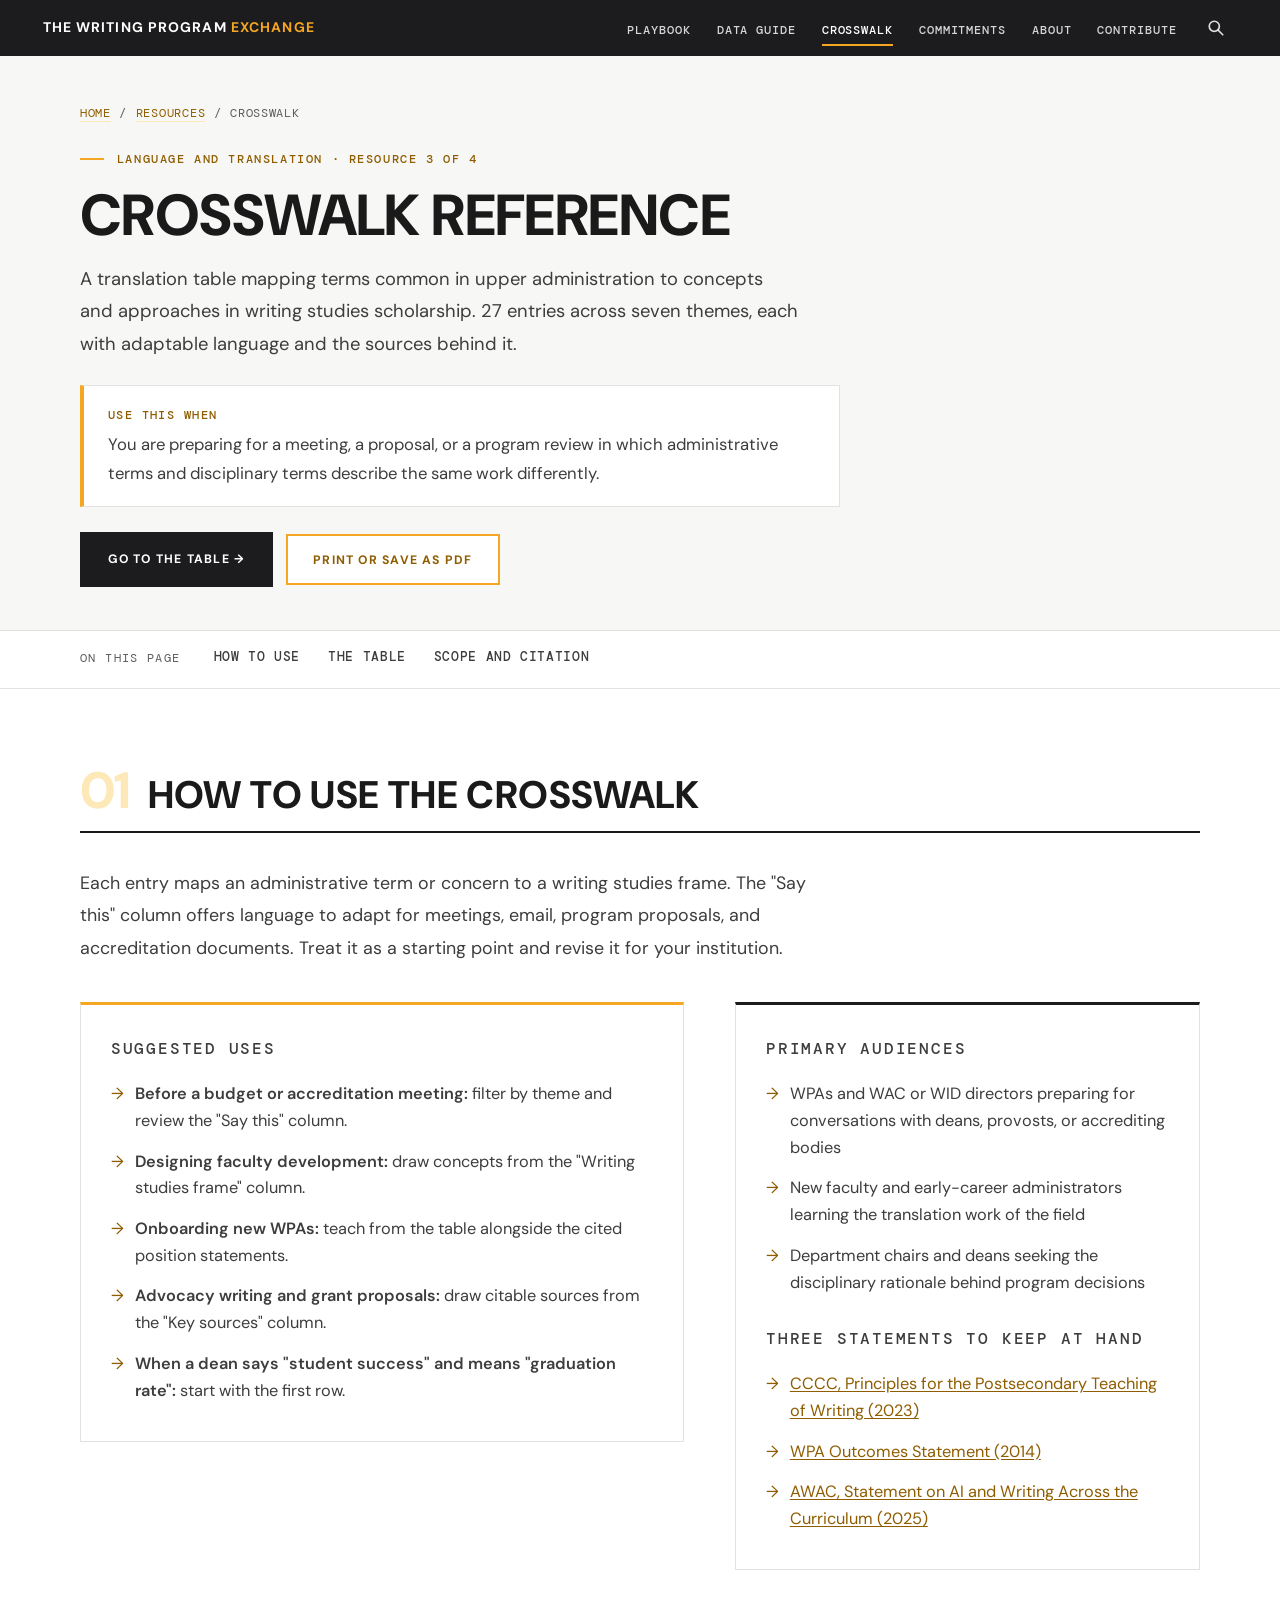
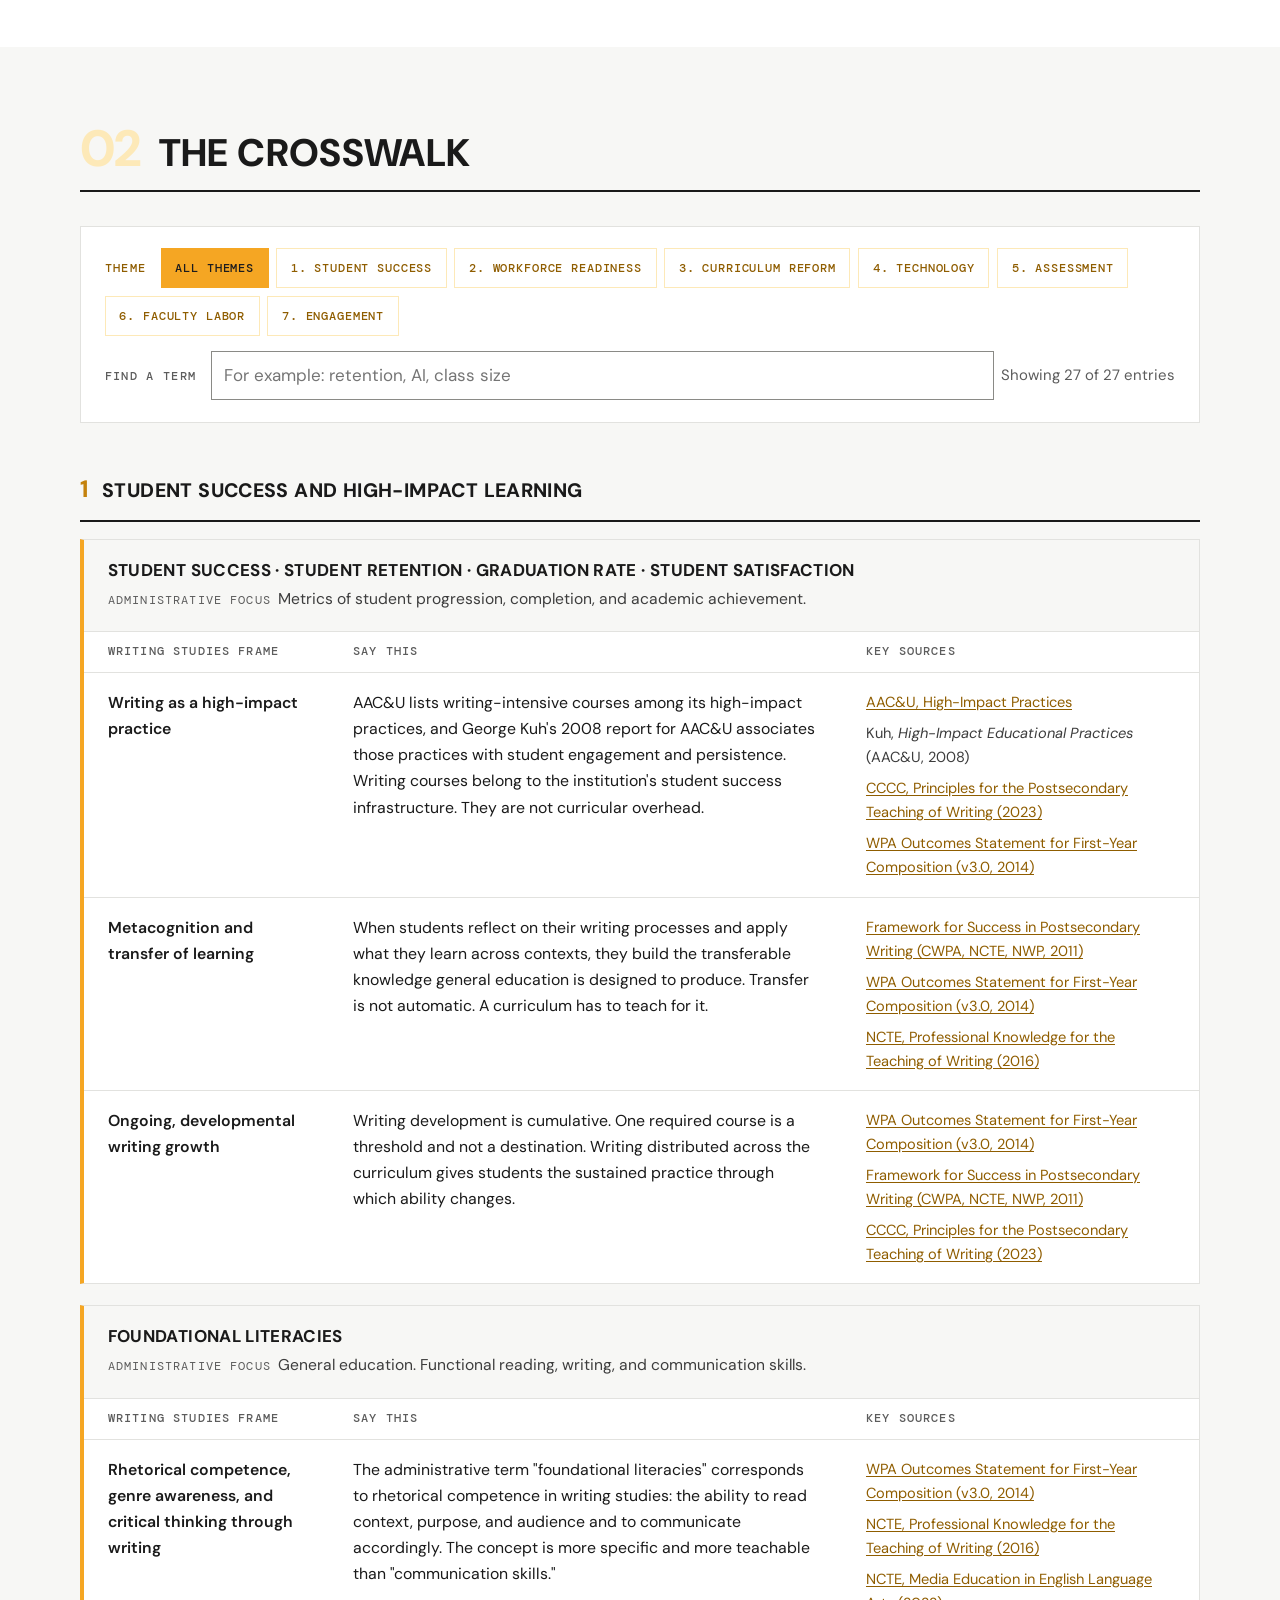
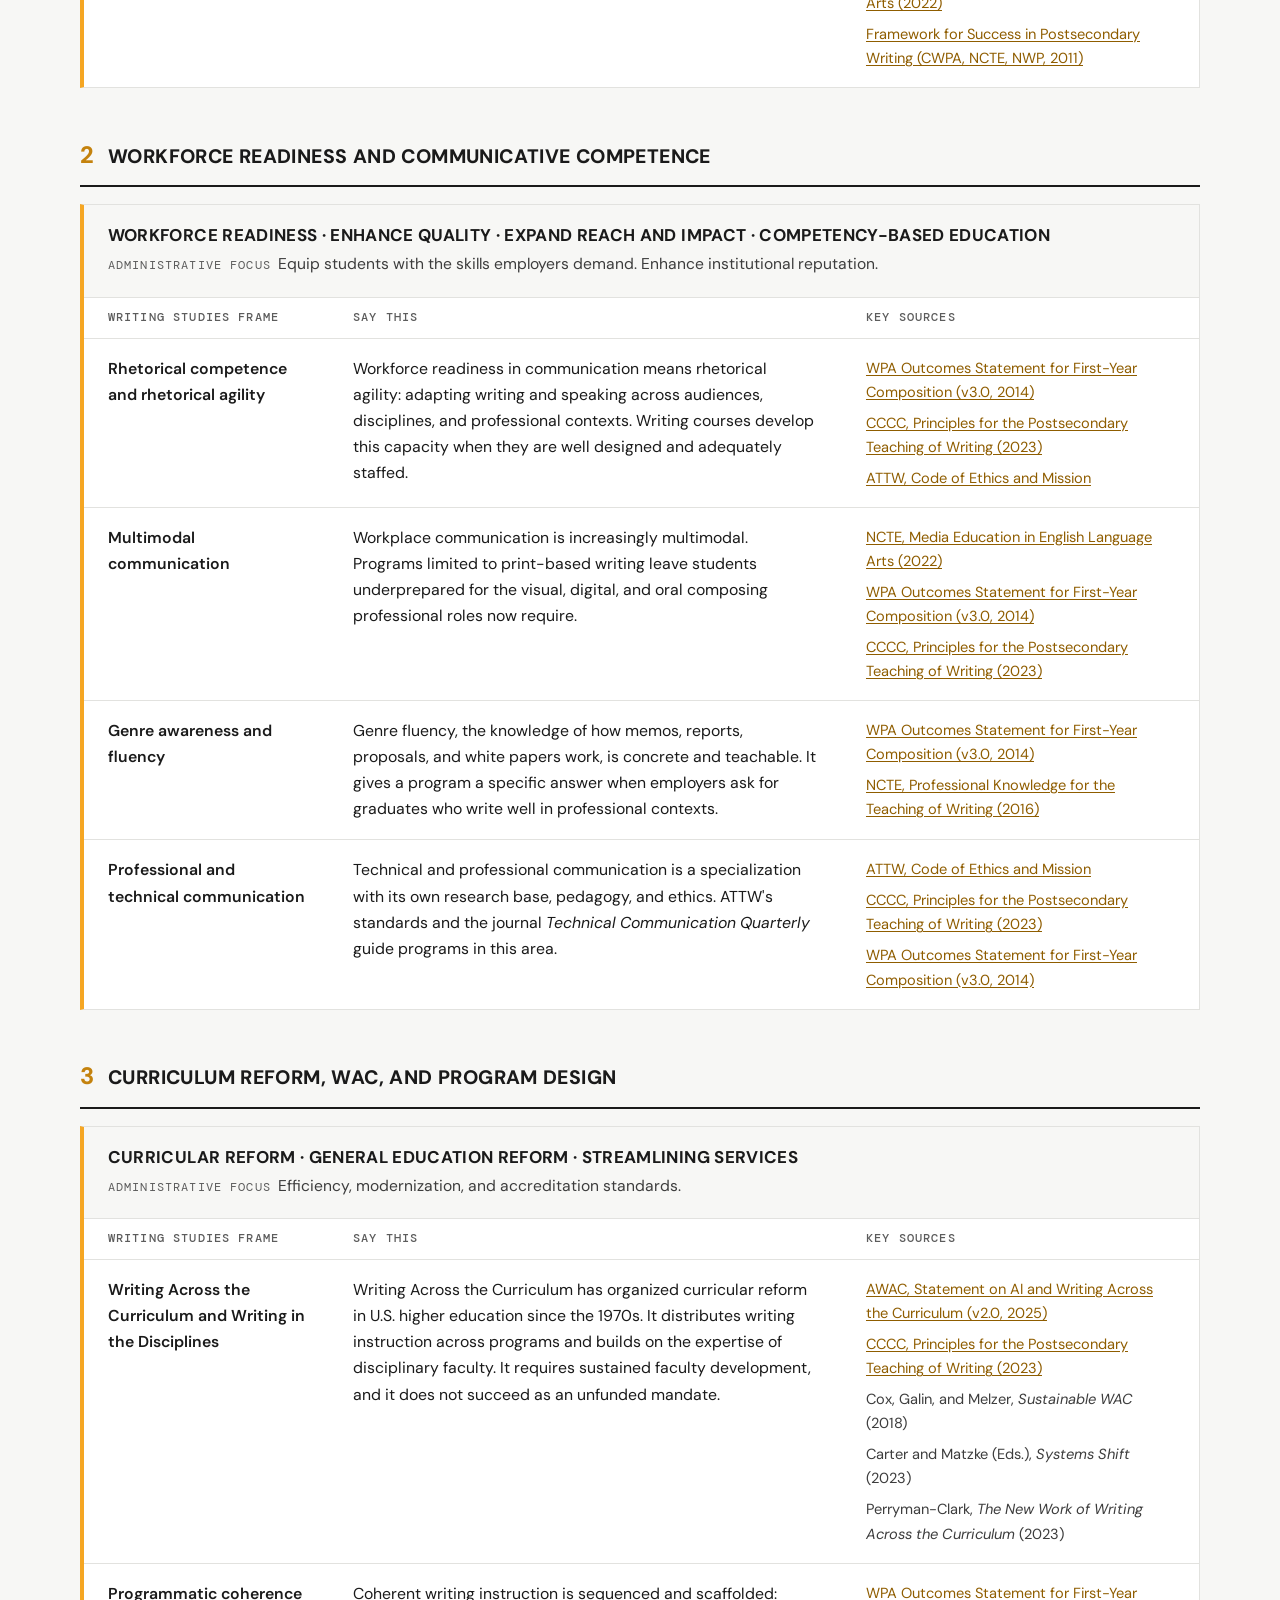
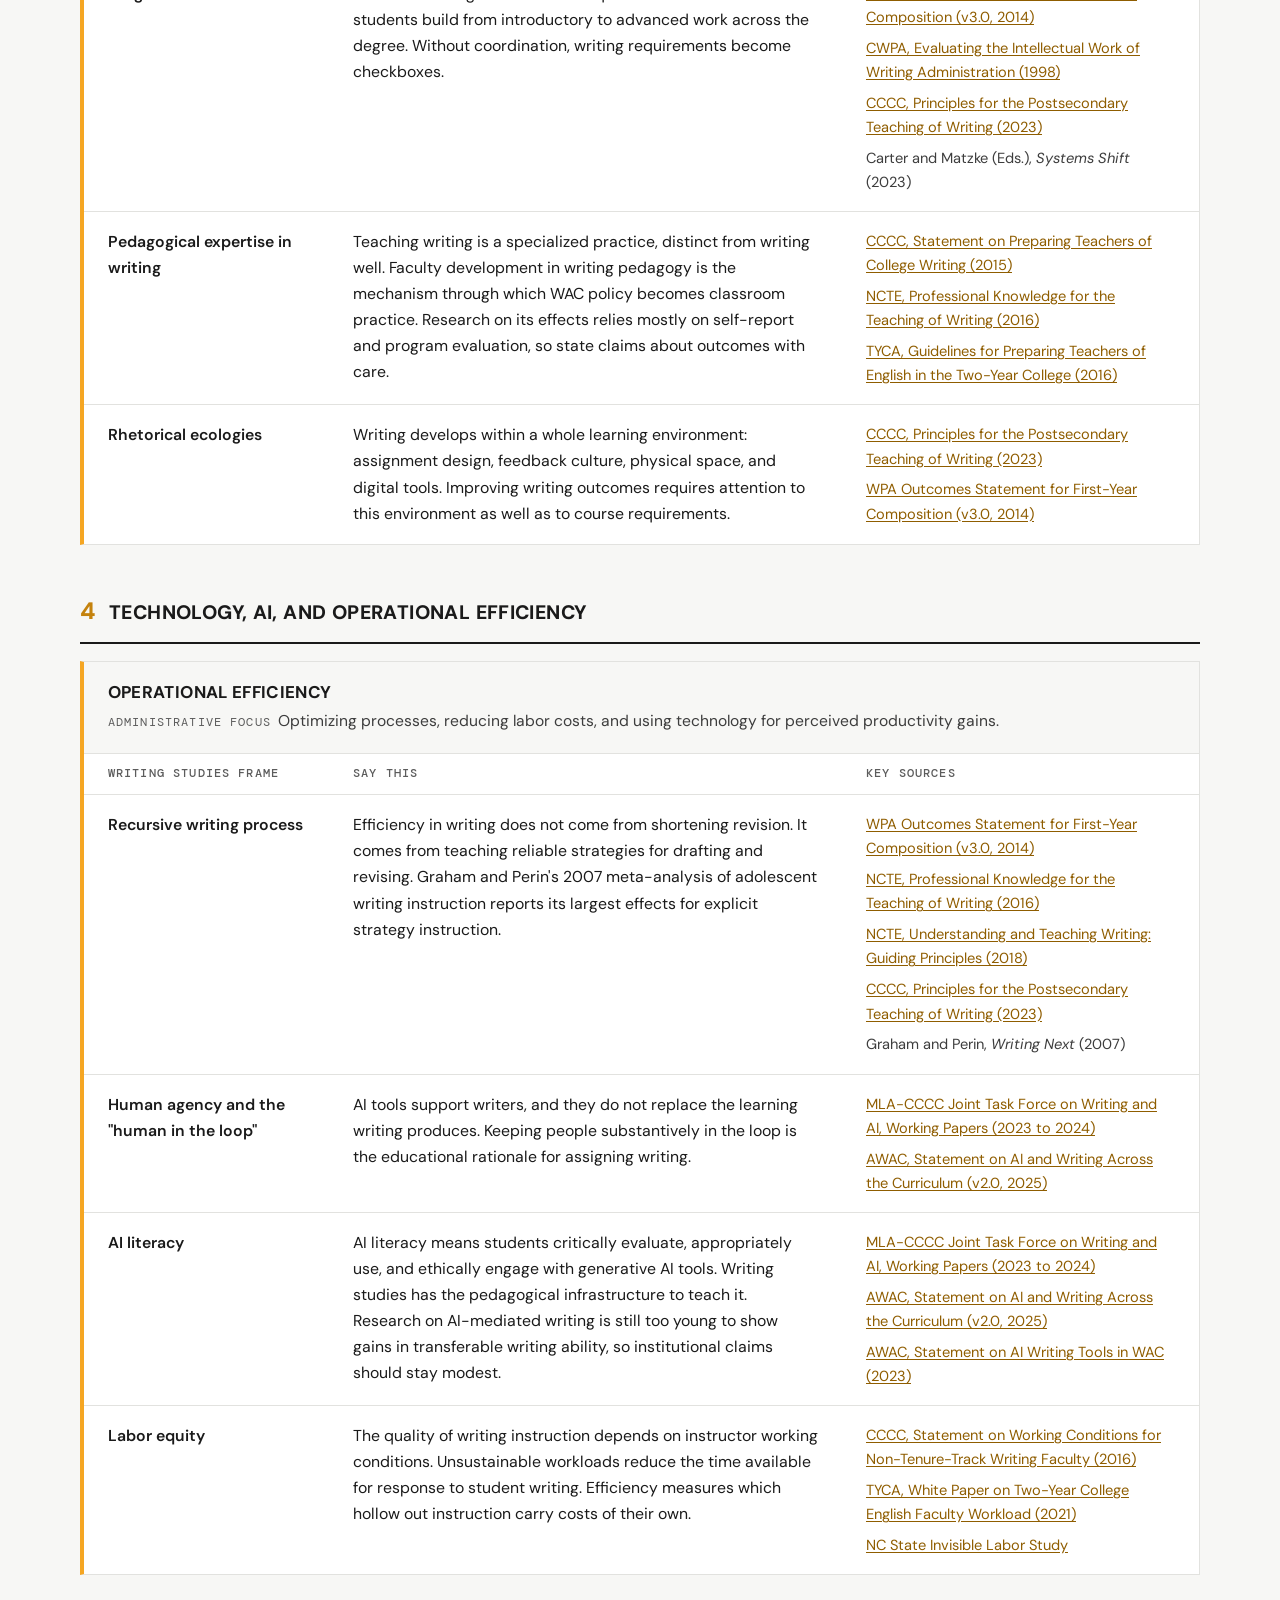
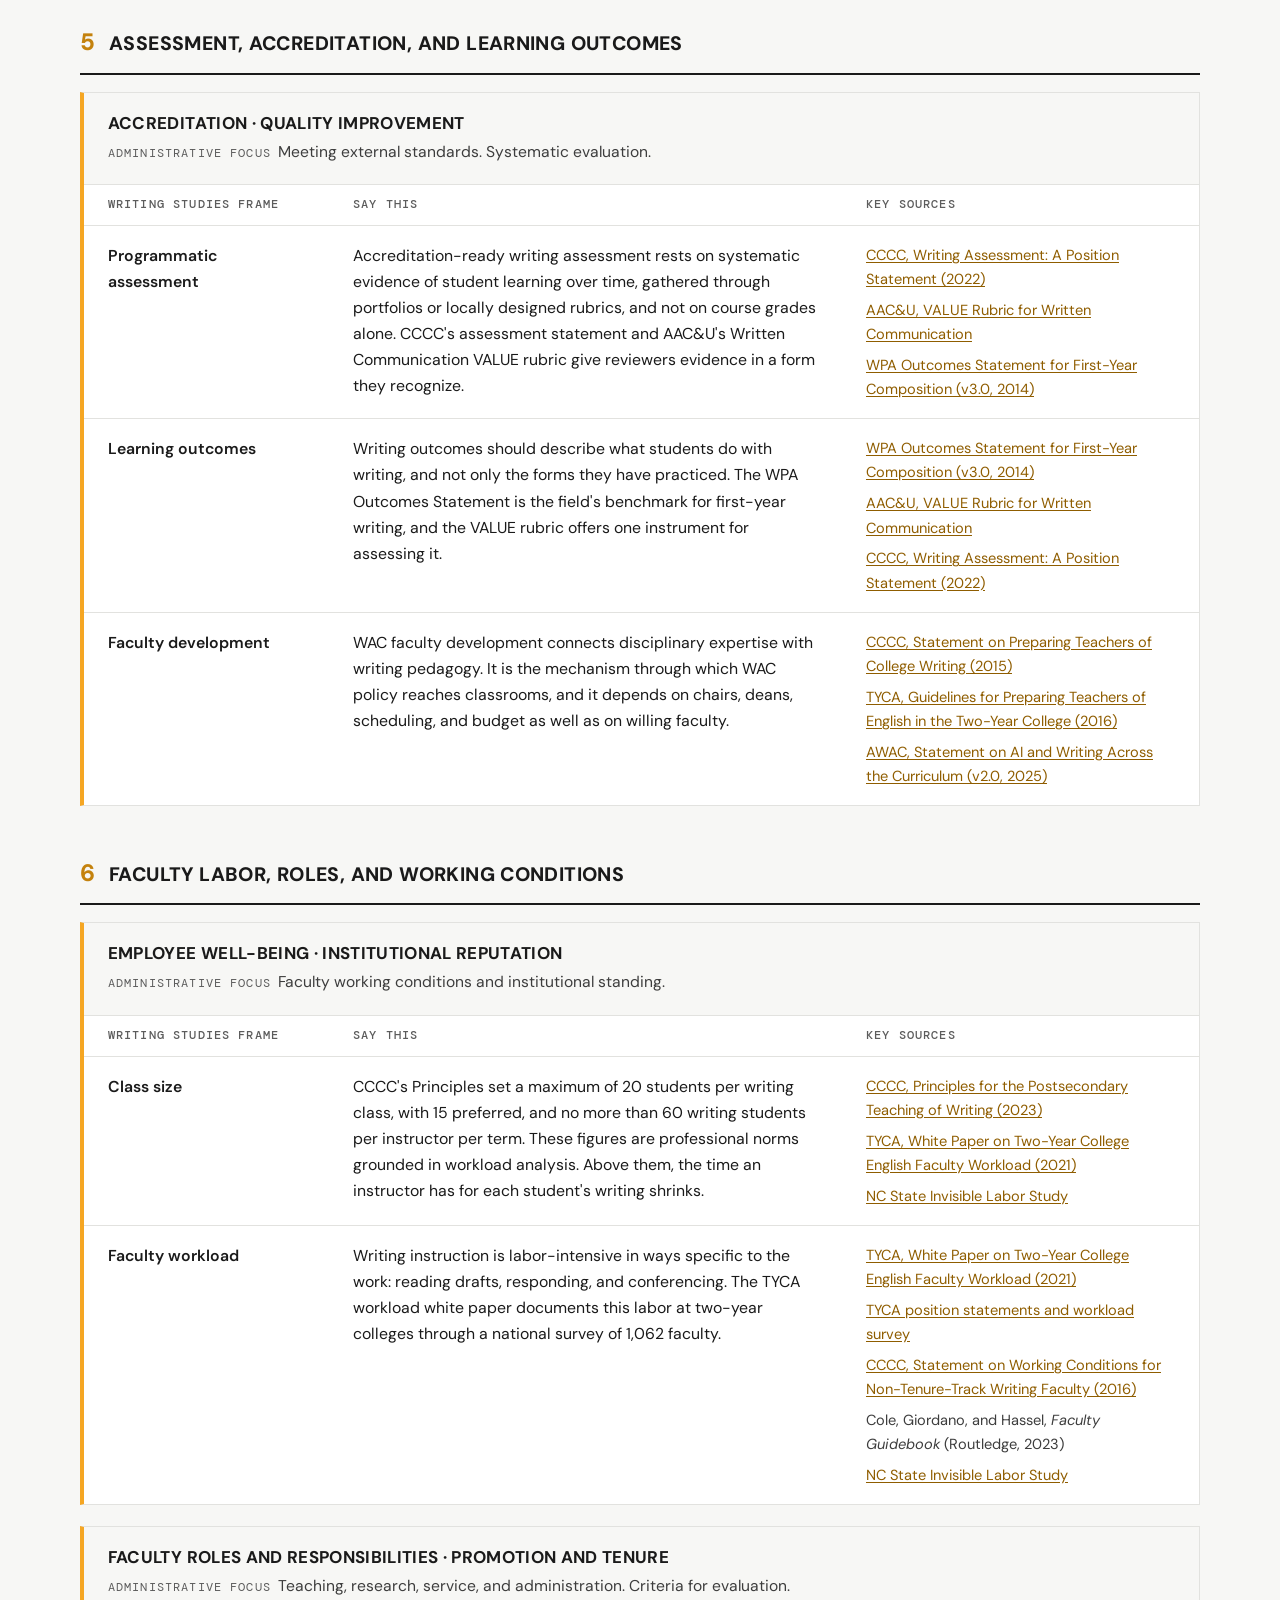
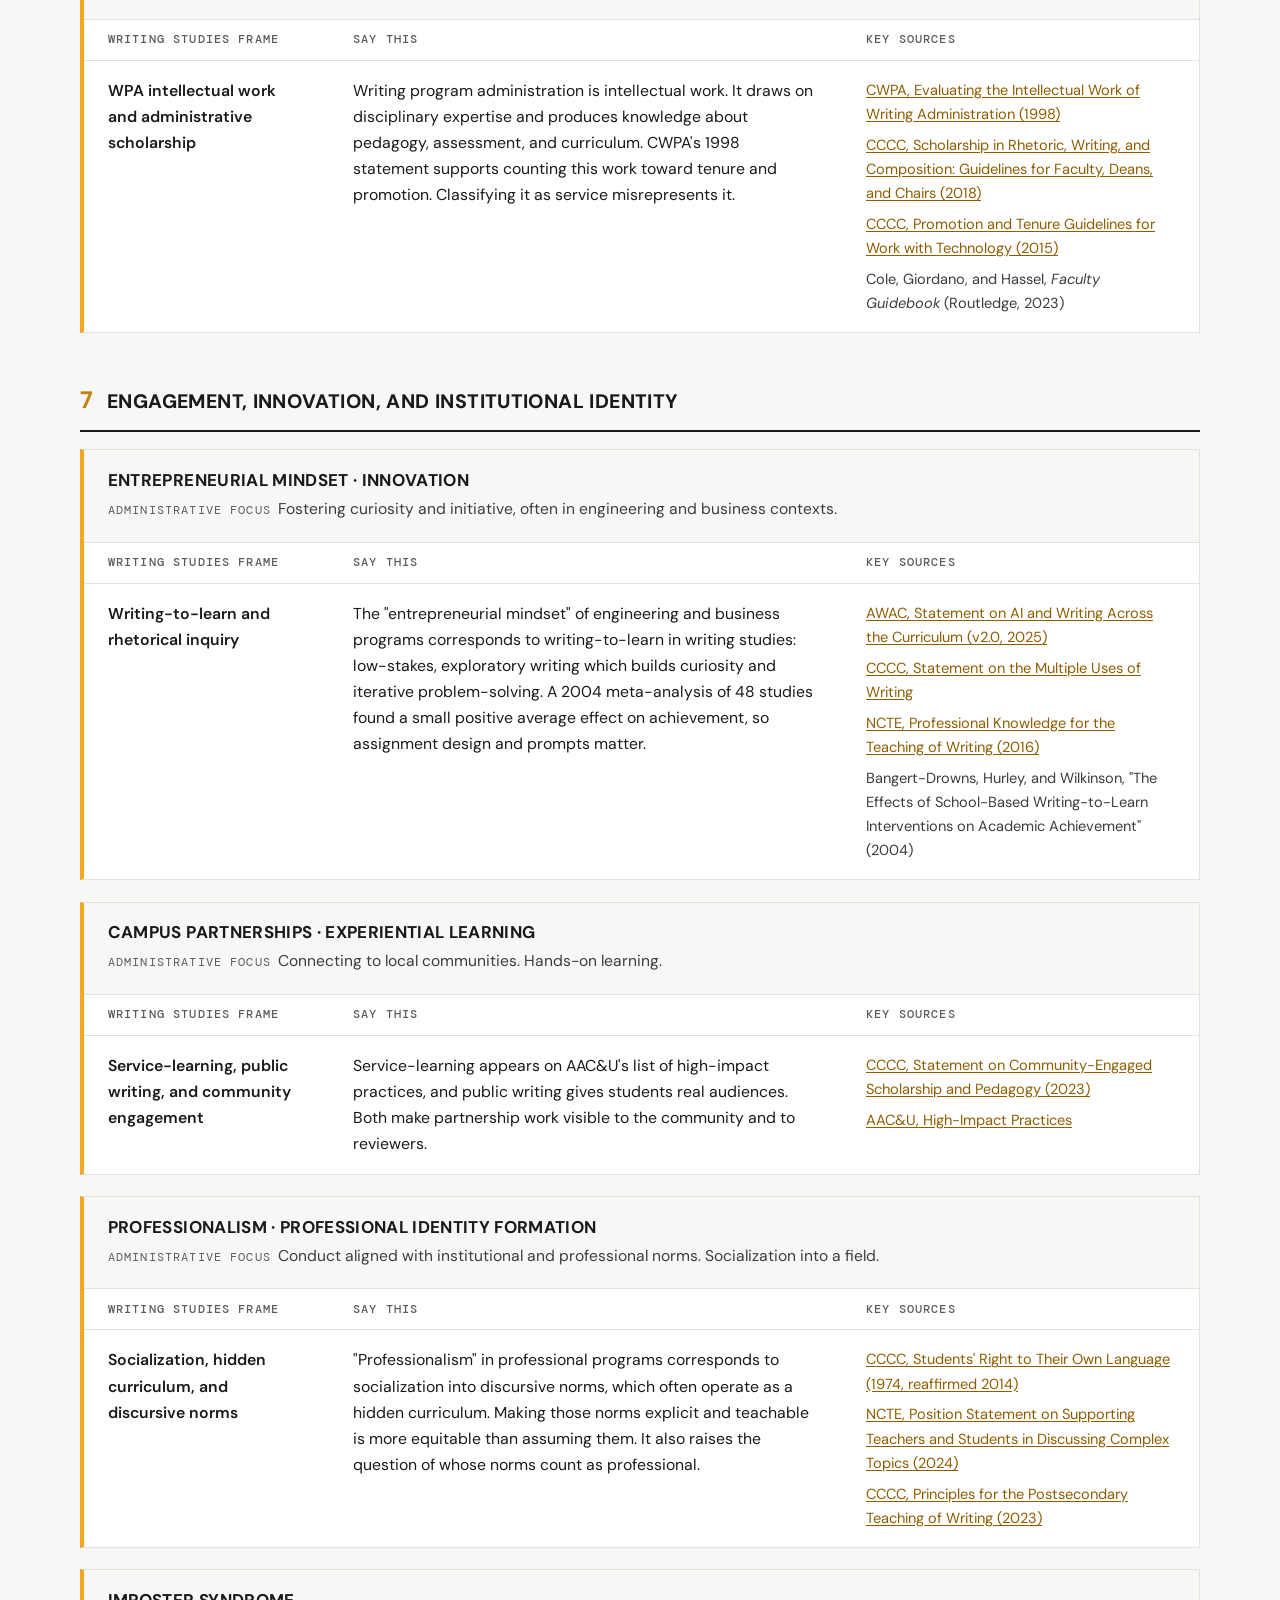
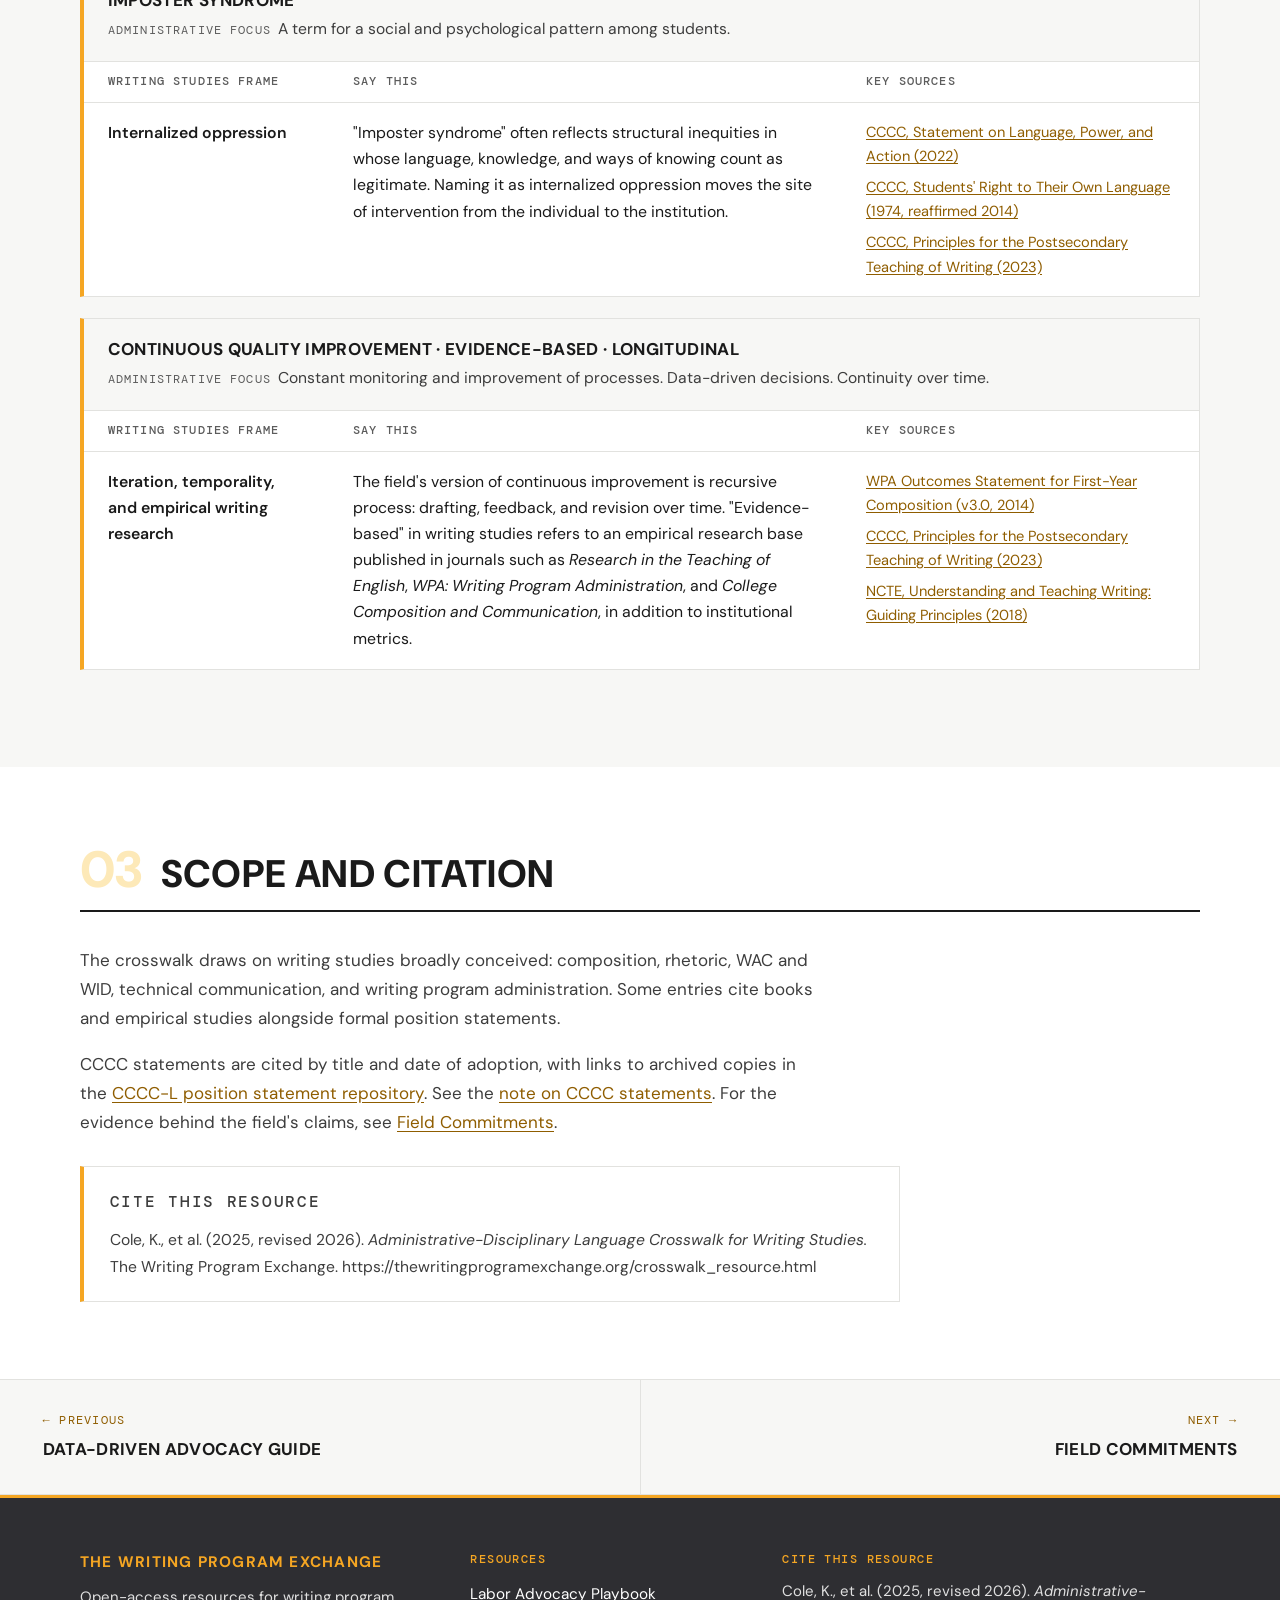
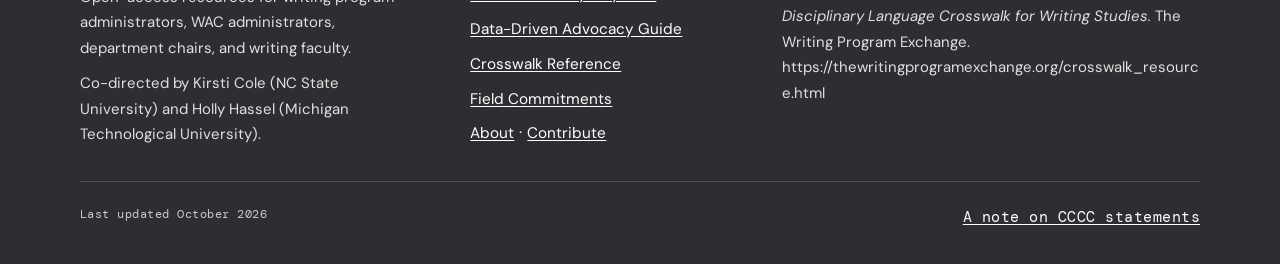
<file: crosswalk_resource.html>
<!DOCTYPE html>
<html lang="en">
<head>
<meta charset="UTF-8">
<meta name="viewport" content="width=device-width, initial-scale=1.0">
<title>Crosswalk Reference · The Writing Program Exchange</title>
<meta name="description" content="A translation table mapping administrative language to writing studies concepts, with adaptable language for meetings and proposals and the position statements behind each entry.">
<meta name="author" content="Kirsti Cole and Holly Hassel">
<link rel="canonical" href="https://thewritingprogramexchange.org/crosswalk_resource.html">

<!-- Social sharing -->
<meta property="og:type" content="website">
<meta property="og:url" content="https://thewritingprogramexchange.org/crosswalk_resource.html">
<meta property="og:title" content="Crosswalk Reference · The Writing Program Exchange">
<meta property="og:description" content="A translation table mapping administrative language to writing studies concepts, with adaptable language for meetings and proposals and the position statements behind each entry.">
<meta property="og:image" content="https://thewritingprogramexchange.org/og-image.png">
<meta name="twitter:card" content="summary_large_image">
<meta name="twitter:title" content="Crosswalk Reference · The Writing Program Exchange">
<meta name="twitter:description" content="A translation table mapping administrative language to writing studies concepts, with adaptable language for meetings and proposals and the position statements behind each entry.">
<meta name="twitter:image" content="https://thewritingprogramexchange.org/og-image.png">

<link rel="preconnect" href="https://fonts.googleapis.com">
<link rel="preconnect" href="https://fonts.gstatic.com" crossorigin>
<link href="https://fonts.googleapis.com/css2?family=DM+Sans:ital,wght@0,400;0,500;0,600;1,400&family=DM+Mono:wght@400;500&display=swap" rel="stylesheet">
<link href="https://fonts.cdnfonts.com/css/neue-machina" rel="stylesheet">
<link rel="stylesheet" href="site.css">
<style>
/* Printing this page produces the reference card: the table only, in wide orientation. */
@media print {
  @page { size: letter landscape; margin: 0.45in; }
  #use, #scope .prose, .page-desc, .use-when, .breadcrumb { display: none !important; }
  .page-hero { padding: 0 0 0.1in; }
  .page-title { font-size: 16pt; margin-bottom: 0; }
  #table, #scope { padding: 0.05in 0; }
  #table .section-header { display: none; }
  .theme-title { font-size: 10pt; margin: 0.14in 0 0.06in; padding-bottom: 0.03in; }
  .cluster { margin-bottom: 0.08in; border-left-width: 3px; }
  .cluster-head { padding: 0.04in 0.1in; }
  .cluster-term { font-size: 8.6pt; }
  .cluster-mean { font-size: 7.6pt; margin-top: 0; }
  table.xwalk { font-size: 7.6pt; }
  table.xwalk thead th { padding: 0.02in 0.1in; font-size: 6pt; }
  table.xwalk td, table.xwalk tbody th { padding: 0.04in 0.1in; line-height: 1.32; }
  table.xwalk td.src { font-size: 7pt; }
  table.xwalk td.src li + li { margin-top: 0.01in; }
  .cite-block { margin-top: 0.1in !important; padding: 0.05in 0.1in; }
  .cite-block p { font-size: 7pt; }
  footer.site-footer { display: none; }
}
</style>
</head>
<body>
<a href="#main" class="skip-link">Skip to content</a>

<!-- ===== SITE HEADER (identical on every page; edit all pages together) ===== -->
<header class="on-dark">
<nav class="site-nav" aria-label="Main">
  <a href="index.html" class="nav-name">The Writing Program <span>Exchange</span></a>
  <div class="nav-right">
    <ul class="nav-links">
      <li><a href="playbook.html">Playbook</a></li>
      <li><a href="data.html">Data Guide</a></li>
      <li><a href="crosswalk_resource.html" aria-current="page">Crosswalk</a></li>
      <li><a href="commitments.html">Commitments</a></li>
      <li><a href="index.html#about">About</a></li>
      <li><a href="index.html#contribute">Contribute</a></li>
    </ul>
    <div class="nav-search" id="navSearch" role="search">
      <button class="search-toggle" id="searchToggle" type="button" aria-label="Search all resources" aria-expanded="false" aria-controls="searchInputWrap">
        <svg width="18" height="18" viewBox="0 0 16 16" fill="none" aria-hidden="true" focusable="false">
          <circle cx="6.5" cy="6.5" r="4.5" stroke="currentColor" stroke-width="1.5"/>
          <path d="M10 10L14 14" stroke="currentColor" stroke-width="1.5" stroke-linecap="round"/>
        </svg>
      </button>
      <div class="search-input-wrap" id="searchInputWrap">
        <label for="searchInput" class="sr-only">Search all resources</label>
        <input class="search-input" id="searchInput" type="search" placeholder="Search all resources" autocomplete="off" spellcheck="false">
      </div>
      <div class="search-results" id="searchResults" role="region" aria-label="Search results" aria-live="polite"></div>
    </div>
    <button class="nav-hamburger" id="navHamburger" type="button" aria-label="Open menu" aria-expanded="false" aria-controls="mobileNav">
      <span></span><span></span><span></span>
    </button>
  </div>
</nav>
<div class="mobile-nav" id="mobileNav" hidden>
  <a href="playbook.html">Playbook</a>
  <a href="data.html">Data Guide</a>
  <a href="crosswalk_resource.html" aria-current="page">Crosswalk</a>
  <a href="commitments.html">Commitments</a>
  <a href="index.html#about">About</a>
  <a href="index.html#contribute">Contribute</a>
</div>
</header>
<!-- ===== END SITE HEADER ===== -->

<main id="main">

<section class="page-hero" id="top">
  <div class="page-hero-inner">
    <nav class="breadcrumb" aria-label="Breadcrumb">
      <ol>
        <li><a href="index.html">Home</a></li>
        <li><a href="index.html#resources">Resources</a></li>
        <li aria-current="page">Crosswalk</li>
      </ol>
    </nav>
    <p class="kicker">Language and Translation · Resource 3 of 4</p>
    <h1 class="page-title">Crosswalk Reference</h1>
    <p class="page-desc">A translation table mapping terms common in upper administration to concepts and approaches in writing studies scholarship. 27 entries across seven themes, each with adaptable language and the sources behind it.</p>
    <p class="use-when"><strong>Use this when</strong>You are preparing for a meeting, a proposal, or a program review in which administrative terms and disciplinary terms describe the same work differently.</p>
    <div class="download-row">
      <a href="#table" class="btn-charcoal">Go to the table →</a>
      <button type="button" class="btn-amber" data-print>Print or save as PDF</button>
    </div>
  </div>
</section>

<nav class="jump-nav" aria-label="On this page">
  <div class="jump-nav-inner">
    <span class="jump-label" aria-hidden="true">On this page</span>
    <ul>
      <li><a href="#use">How to use</a></li>
      <li><a href="#table">The table</a></li>
      <li><a href="#scope">Scope and citation</a></li>
    </ul>
  </div>
</nav>

<section id="use">
  <div class="container">
    <div class="section-header">
      <div class="section-num" aria-hidden="true">01</div>
      <h2 class="section-title">How to Use the Crosswalk</h2>
    </div>
    <p class="section-intro">Each entry maps an administrative term or concern to a writing studies frame. The "Say this" column offers language to adapt for meetings, email, program proposals, and accreditation documents. Treat it as a starting point and revise it for your institution.</p>
    <div class="two-col">
      <div class="panel">
        <p class="label">Suggested uses</p>
        <ul class="arrow-list">
          <li><strong>Before a budget or accreditation meeting:</strong> filter by theme and review the "Say this" column.</li>
          <li><strong>Designing faculty development:</strong> draw concepts from the "Writing studies frame" column.</li>
          <li><strong>Onboarding new WPAs:</strong> teach from the table alongside the cited position statements.</li>
          <li><strong>Advocacy writing and grant proposals:</strong> draw citable sources from the "Key sources" column.</li>
          <li><strong>When a dean says "student success" and means "graduation rate":</strong> start with the first row.</li>
        </ul>
      </div>
      <div class="panel alt">
        <p class="label">Primary audiences</p>
        <ul class="arrow-list">
          <li>WPAs and WAC or WID directors preparing for conversations with deans, provosts, or accrediting bodies</li>
          <li>New faculty and early-career administrators learning the translation work of the field</li>
          <li>Department chairs and deans seeking the disciplinary rationale behind program decisions</li>
        </ul>
        <p class="label" style="margin-top:1.25rem">Three statements to keep at hand</p>
        <ul class="arrow-list">
          <li><a href="https://www.cccc-l.org/repository/position-statements/professional-standards-and-resources-teaching-and-learning/principles-for-the-postsecondary-teaching-of-writing/" target="_blank" rel="noopener">CCCC, Principles for the Postsecondary Teaching of Writing (2023)<span class="sr-only"> (opens in a new tab)</span></a></li>
          <li><a href="https://wpacouncil.org/aws/CWPA/pt/sd/news_article/243055/_PARENT/layout_details/false" target="_blank" rel="noopener">WPA Outcomes Statement (2014)<span class="sr-only"> (opens in a new tab)</span></a></li>
          <li><a href="https://wacassociation.org/ai-statement/" target="_blank" rel="noopener">AWAC, Statement on AI and Writing Across the Curriculum (2025)<span class="sr-only"> (opens in a new tab)</span></a></li>
        </ul>
      </div>
    </div>
  </div>
</section>

<section id="table" class="tint">
  <div class="container">
    <div class="section-header">
      <div class="section-num" aria-hidden="true">02</div>
      <h2 class="section-title">The Crosswalk</h2>
    </div>
    <div class="filter-bar no-print">
      <div class="filter-row" role="group" aria-label="Filter by theme">
        <span class="label" style="margin:0 0.4rem 0 0">Theme</span>
        <button type="button" class="text-btn" data-theme="all" aria-pressed="true">All themes</button>
        <button type="button" class="text-btn" data-theme="success" aria-pressed="false">1. Student Success</button>
        <button type="button" class="text-btn" data-theme="workforce" aria-pressed="false">2. Workforce Readiness</button>
        <button type="button" class="text-btn" data-theme="curriculum" aria-pressed="false">3. Curriculum Reform</button>
        <button type="button" class="text-btn" data-theme="technology" aria-pressed="false">4. Technology</button>
        <button type="button" class="text-btn" data-theme="assessment" aria-pressed="false">5. Assessment</button>
        <button type="button" class="text-btn" data-theme="labor" aria-pressed="false">6. Faculty Labor</button>
        <button type="button" class="text-btn" data-theme="engagement" aria-pressed="false">7. Engagement</button>
      </div>
      <div class="filter-row">
        <label for="xwalkSearch">Find a term</label>
        <input type="search" id="xwalkSearch" placeholder="For example: retention, AI, class size" autocomplete="off">
        <span class="filter-count" id="xwalkCount" aria-live="polite"></span>
      </div>
    </div>
    <p class="no-results" id="xwalkEmpty" hidden>No entries match. Clear the search box or choose "All themes."</p>

    <!-- ===== THEME 1: Student Success and High-Impact Learning ===== -->
    <div class="theme" data-theme-group="success">
      <h3 class="theme-title" id="theme-success"><span class="theme-n" aria-hidden="true">1</span>Student Success and High-Impact Learning</h3>
      <div class="cluster" id="student-success">
        <div class="cluster-head">
          <h4 class="cluster-term">Student Success · Student Retention · Graduation Rate · Student Satisfaction</h4>
          <p class="cluster-mean"><span>Administrative focus</span>Metrics of student progression, completion, and academic achievement.</p>
        </div>
        <table class="xwalk">
          <thead><tr><th scope="col">Writing studies frame</th><th scope="col">Say this</th><th scope="col">Key sources</th></tr></thead>
          <tbody>
            <tr id="entry-1">
              <th scope="row" data-label="Writing studies frame">Writing as a high-impact practice</th>
              <td class="say" data-label="Say this">AAC&amp;U lists writing-intensive courses among its high-impact practices, and George Kuh's 2008 report for AAC&amp;U associates those practices with student engagement and persistence. Writing courses belong to the institution's student success infrastructure. They are not curricular overhead.</td>
              <td class="src" data-label="Key sources"><ul><li><a href="https://www.aacu.org/trending-topics/high-impact" target="_blank" rel="noopener">AAC&amp;U, High-Impact Practices<span class="sr-only"> (opens in a new tab)</span></a></li><li>Kuh, <em>High-Impact Educational Practices</em> (AAC&amp;U, 2008)</li><li><a href="https://www.cccc-l.org/repository/position-statements/professional-standards-and-resources-teaching-and-learning/principles-for-the-postsecondary-teaching-of-writing/" target="_blank" rel="noopener">CCCC, Principles for the Postsecondary Teaching of Writing (2023)<span class="sr-only"> (opens in a new tab)</span></a></li><li><a href="https://wpacouncil.org/aws/CWPA/pt/sd/news_article/243055/_PARENT/layout_details/false" target="_blank" rel="noopener">WPA Outcomes Statement for First-Year Composition (v3.0, 2014)<span class="sr-only"> (opens in a new tab)</span></a></li></ul></td>
            </tr>
            <tr id="entry-2">
              <th scope="row" data-label="Writing studies frame">Metacognition and transfer of learning</th>
              <td class="say" data-label="Say this">When students reflect on their writing processes and apply what they learn across contexts, they build the transferable knowledge general education is designed to produce. Transfer is not automatic. A curriculum has to teach for it.</td>
              <td class="src" data-label="Key sources"><ul><li><a href="https://ncte.org/statement/collwritingframework/" target="_blank" rel="noopener">Framework for Success in Postsecondary Writing (CWPA, NCTE, NWP, 2011)<span class="sr-only"> (opens in a new tab)</span></a></li><li><a href="https://wpacouncil.org/aws/CWPA/pt/sd/news_article/243055/_PARENT/layout_details/false" target="_blank" rel="noopener">WPA Outcomes Statement for First-Year Composition (v3.0, 2014)<span class="sr-only"> (opens in a new tab)</span></a></li><li><a href="https://ncte.org/statement/teaching-writing/" target="_blank" rel="noopener">NCTE, Professional Knowledge for the Teaching of Writing (2016)<span class="sr-only"> (opens in a new tab)</span></a></li></ul></td>
            </tr>
            <tr id="entry-3">
              <th scope="row" data-label="Writing studies frame">Ongoing, developmental writing growth</th>
              <td class="say" data-label="Say this">Writing development is cumulative. One required course is a threshold and not a destination. Writing distributed across the curriculum gives students the sustained practice through which ability changes.</td>
              <td class="src" data-label="Key sources"><ul><li><a href="https://wpacouncil.org/aws/CWPA/pt/sd/news_article/243055/_PARENT/layout_details/false" target="_blank" rel="noopener">WPA Outcomes Statement for First-Year Composition (v3.0, 2014)<span class="sr-only"> (opens in a new tab)</span></a></li><li><a href="https://ncte.org/statement/collwritingframework/" target="_blank" rel="noopener">Framework for Success in Postsecondary Writing (CWPA, NCTE, NWP, 2011)<span class="sr-only"> (opens in a new tab)</span></a></li><li><a href="https://www.cccc-l.org/repository/position-statements/professional-standards-and-resources-teaching-and-learning/principles-for-the-postsecondary-teaching-of-writing/" target="_blank" rel="noopener">CCCC, Principles for the Postsecondary Teaching of Writing (2023)<span class="sr-only"> (opens in a new tab)</span></a></li></ul></td>
            </tr>
          </tbody>
        </table>
      </div>
      <div class="cluster" id="foundational-literacies">
        <div class="cluster-head">
          <h4 class="cluster-term">Foundational Literacies</h4>
          <p class="cluster-mean"><span>Administrative focus</span>General education. Functional reading, writing, and communication skills.</p>
        </div>
        <table class="xwalk">
          <thead><tr><th scope="col">Writing studies frame</th><th scope="col">Say this</th><th scope="col">Key sources</th></tr></thead>
          <tbody>
            <tr id="entry-4">
              <th scope="row" data-label="Writing studies frame">Rhetorical competence, genre awareness, and critical thinking through writing</th>
              <td class="say" data-label="Say this">The administrative term "foundational literacies" corresponds to rhetorical competence in writing studies: the ability to read context, purpose, and audience and to communicate accordingly. The concept is more specific and more teachable than "communication skills."</td>
              <td class="src" data-label="Key sources"><ul><li><a href="https://wpacouncil.org/aws/CWPA/pt/sd/news_article/243055/_PARENT/layout_details/false" target="_blank" rel="noopener">WPA Outcomes Statement for First-Year Composition (v3.0, 2014)<span class="sr-only"> (opens in a new tab)</span></a></li><li><a href="https://ncte.org/statement/teaching-writing/" target="_blank" rel="noopener">NCTE, Professional Knowledge for the Teaching of Writing (2016)<span class="sr-only"> (opens in a new tab)</span></a></li><li><a href="https://ncte.org/statement/media_education/" target="_blank" rel="noopener">NCTE, Media Education in English Language Arts (2022)<span class="sr-only"> (opens in a new tab)</span></a></li><li><a href="https://ncte.org/statement/collwritingframework/" target="_blank" rel="noopener">Framework for Success in Postsecondary Writing (CWPA, NCTE, NWP, 2011)<span class="sr-only"> (opens in a new tab)</span></a></li></ul></td>
            </tr>
          </tbody>
        </table>
      </div>
    </div>

    <!-- ===== THEME 2: Workforce Readiness and Communicative Competence ===== -->
    <div class="theme" data-theme-group="workforce">
      <h3 class="theme-title" id="theme-workforce"><span class="theme-n" aria-hidden="true">2</span>Workforce Readiness and Communicative Competence</h3>
      <div class="cluster" id="workforce-readiness">
        <div class="cluster-head">
          <h4 class="cluster-term">Workforce Readiness · Enhance Quality · Expand Reach and Impact · Competency-Based Education</h4>
          <p class="cluster-mean"><span>Administrative focus</span>Equip students with the skills employers demand. Enhance institutional reputation.</p>
        </div>
        <table class="xwalk">
          <thead><tr><th scope="col">Writing studies frame</th><th scope="col">Say this</th><th scope="col">Key sources</th></tr></thead>
          <tbody>
            <tr id="entry-5">
              <th scope="row" data-label="Writing studies frame">Rhetorical competence and rhetorical agility</th>
              <td class="say" data-label="Say this">Workforce readiness in communication means rhetorical agility: adapting writing and speaking across audiences, disciplines, and professional contexts. Writing courses develop this capacity when they are well designed and adequately staffed.</td>
              <td class="src" data-label="Key sources"><ul><li><a href="https://wpacouncil.org/aws/CWPA/pt/sd/news_article/243055/_PARENT/layout_details/false" target="_blank" rel="noopener">WPA Outcomes Statement for First-Year Composition (v3.0, 2014)<span class="sr-only"> (opens in a new tab)</span></a></li><li><a href="https://www.cccc-l.org/repository/position-statements/professional-standards-and-resources-teaching-and-learning/principles-for-the-postsecondary-teaching-of-writing/" target="_blank" rel="noopener">CCCC, Principles for the Postsecondary Teaching of Writing (2023)<span class="sr-only"> (opens in a new tab)</span></a></li><li><a href="https://attw.org/about-attw/" target="_blank" rel="noopener">ATTW, Code of Ethics and Mission<span class="sr-only"> (opens in a new tab)</span></a></li></ul></td>
            </tr>
            <tr id="entry-6">
              <th scope="row" data-label="Writing studies frame">Multimodal communication</th>
              <td class="say" data-label="Say this">Workplace communication is increasingly multimodal. Programs limited to print-based writing leave students underprepared for the visual, digital, and oral composing professional roles now require.</td>
              <td class="src" data-label="Key sources"><ul><li><a href="https://ncte.org/statement/media_education/" target="_blank" rel="noopener">NCTE, Media Education in English Language Arts (2022)<span class="sr-only"> (opens in a new tab)</span></a></li><li><a href="https://wpacouncil.org/aws/CWPA/pt/sd/news_article/243055/_PARENT/layout_details/false" target="_blank" rel="noopener">WPA Outcomes Statement for First-Year Composition (v3.0, 2014)<span class="sr-only"> (opens in a new tab)</span></a></li><li><a href="https://www.cccc-l.org/repository/position-statements/professional-standards-and-resources-teaching-and-learning/principles-for-the-postsecondary-teaching-of-writing/" target="_blank" rel="noopener">CCCC, Principles for the Postsecondary Teaching of Writing (2023)<span class="sr-only"> (opens in a new tab)</span></a></li></ul></td>
            </tr>
            <tr id="entry-7">
              <th scope="row" data-label="Writing studies frame">Genre awareness and fluency</th>
              <td class="say" data-label="Say this">Genre fluency, the knowledge of how memos, reports, proposals, and white papers work, is concrete and teachable. It gives a program a specific answer when employers ask for graduates who write well in professional contexts.</td>
              <td class="src" data-label="Key sources"><ul><li><a href="https://wpacouncil.org/aws/CWPA/pt/sd/news_article/243055/_PARENT/layout_details/false" target="_blank" rel="noopener">WPA Outcomes Statement for First-Year Composition (v3.0, 2014)<span class="sr-only"> (opens in a new tab)</span></a></li><li><a href="https://ncte.org/statement/teaching-writing/" target="_blank" rel="noopener">NCTE, Professional Knowledge for the Teaching of Writing (2016)<span class="sr-only"> (opens in a new tab)</span></a></li></ul></td>
            </tr>
            <tr id="entry-8">
              <th scope="row" data-label="Writing studies frame">Professional and technical communication</th>
              <td class="say" data-label="Say this">Technical and professional communication is a specialization with its own research base, pedagogy, and ethics. ATTW's standards and the journal <em>Technical Communication Quarterly</em> guide programs in this area.</td>
              <td class="src" data-label="Key sources"><ul><li><a href="https://attw.org/about-attw/" target="_blank" rel="noopener">ATTW, Code of Ethics and Mission<span class="sr-only"> (opens in a new tab)</span></a></li><li><a href="https://www.cccc-l.org/repository/position-statements/professional-standards-and-resources-teaching-and-learning/principles-for-the-postsecondary-teaching-of-writing/" target="_blank" rel="noopener">CCCC, Principles for the Postsecondary Teaching of Writing (2023)<span class="sr-only"> (opens in a new tab)</span></a></li><li><a href="https://wpacouncil.org/aws/CWPA/pt/sd/news_article/243055/_PARENT/layout_details/false" target="_blank" rel="noopener">WPA Outcomes Statement for First-Year Composition (v3.0, 2014)<span class="sr-only"> (opens in a new tab)</span></a></li></ul></td>
            </tr>
          </tbody>
        </table>
      </div>
    </div>

    <!-- ===== THEME 3: Curriculum Reform, WAC, and Program Design ===== -->
    <div class="theme" data-theme-group="curriculum">
      <h3 class="theme-title" id="theme-curriculum"><span class="theme-n" aria-hidden="true">3</span>Curriculum Reform, WAC, and Program Design</h3>
      <div class="cluster" id="curricular-reform">
        <div class="cluster-head">
          <h4 class="cluster-term">Curricular Reform · General Education Reform · Streamlining Services</h4>
          <p class="cluster-mean"><span>Administrative focus</span>Efficiency, modernization, and accreditation standards.</p>
        </div>
        <table class="xwalk">
          <thead><tr><th scope="col">Writing studies frame</th><th scope="col">Say this</th><th scope="col">Key sources</th></tr></thead>
          <tbody>
            <tr id="entry-9">
              <th scope="row" data-label="Writing studies frame">Writing Across the Curriculum and Writing in the Disciplines</th>
              <td class="say" data-label="Say this">Writing Across the Curriculum has organized curricular reform in U.S. higher education since the 1970s. It distributes writing instruction across programs and builds on the expertise of disciplinary faculty. It requires sustained faculty development, and it does not succeed as an unfunded mandate.</td>
              <td class="src" data-label="Key sources"><ul><li><a href="https://wacassociation.org/ai-statement/" target="_blank" rel="noopener">AWAC, Statement on AI and Writing Across the Curriculum (v2.0, 2025)<span class="sr-only"> (opens in a new tab)</span></a></li><li><a href="https://www.cccc-l.org/repository/position-statements/professional-standards-and-resources-teaching-and-learning/principles-for-the-postsecondary-teaching-of-writing/" target="_blank" rel="noopener">CCCC, Principles for the Postsecondary Teaching of Writing (2023)<span class="sr-only"> (opens in a new tab)</span></a></li><li>Cox, Galin, and Melzer, <em>Sustainable WAC</em> (2018)</li><li>Carter and Matzke (Eds.), <em>Systems Shift</em> (2023)</li><li>Perryman-Clark, <em>The New Work of Writing Across the Curriculum</em> (2023)</li></ul></td>
            </tr>
            <tr id="entry-10">
              <th scope="row" data-label="Writing studies frame">Programmatic coherence</th>
              <td class="say" data-label="Say this">Coherent writing instruction is sequenced and scaffolded: students build from introductory to advanced work across the degree. Without coordination, writing requirements become checkboxes.</td>
              <td class="src" data-label="Key sources"><ul><li><a href="https://wpacouncil.org/aws/CWPA/pt/sd/news_article/243055/_PARENT/layout_details/false" target="_blank" rel="noopener">WPA Outcomes Statement for First-Year Composition (v3.0, 2014)<span class="sr-only"> (opens in a new tab)</span></a></li><li><a href="https://wpacouncil.org/aws/CWPA/pt/sd/news_article/242849/_PARENT/layout_details/false" target="_blank" rel="noopener">CWPA, Evaluating the Intellectual Work of Writing Administration (1998)<span class="sr-only"> (opens in a new tab)</span></a></li><li><a href="https://www.cccc-l.org/repository/position-statements/professional-standards-and-resources-teaching-and-learning/principles-for-the-postsecondary-teaching-of-writing/" target="_blank" rel="noopener">CCCC, Principles for the Postsecondary Teaching of Writing (2023)<span class="sr-only"> (opens in a new tab)</span></a></li><li>Carter and Matzke (Eds.), <em>Systems Shift</em> (2023)</li></ul></td>
            </tr>
            <tr id="entry-11">
              <th scope="row" data-label="Writing studies frame">Pedagogical expertise in writing</th>
              <td class="say" data-label="Say this">Teaching writing is a specialized practice, distinct from writing well. Faculty development in writing pedagogy is the mechanism through which WAC policy becomes classroom practice. Research on its effects relies mostly on self-report and program evaluation, so state claims about outcomes with care.</td>
              <td class="src" data-label="Key sources"><ul><li><a href="https://www.cccc-l.org/repository/position-statements/professional-standards-and-resources-teaching-and-learning/statement-on-preparing-teachers-of-college-writing/" target="_blank" rel="noopener">CCCC, Statement on Preparing Teachers of College Writing (2015)<span class="sr-only"> (opens in a new tab)</span></a></li><li><a href="https://ncte.org/statement/teaching-writing/" target="_blank" rel="noopener">NCTE, Professional Knowledge for the Teaching of Writing (2016)<span class="sr-only"> (opens in a new tab)</span></a></li><li><a href="https://ncte.org/statement/guidelines-for-the-preparing-teachers-of-english-in-two-year-college/" target="_blank" rel="noopener">TYCA, Guidelines for Preparing Teachers of English in the Two-Year College (2016)<span class="sr-only"> (opens in a new tab)</span></a></li></ul></td>
            </tr>
            <tr id="entry-12">
              <th scope="row" data-label="Writing studies frame">Rhetorical ecologies</th>
              <td class="say" data-label="Say this">Writing develops within a whole learning environment: assignment design, feedback culture, physical space, and digital tools. Improving writing outcomes requires attention to this environment as well as to course requirements.</td>
              <td class="src" data-label="Key sources"><ul><li><a href="https://www.cccc-l.org/repository/position-statements/professional-standards-and-resources-teaching-and-learning/principles-for-the-postsecondary-teaching-of-writing/" target="_blank" rel="noopener">CCCC, Principles for the Postsecondary Teaching of Writing (2023)<span class="sr-only"> (opens in a new tab)</span></a></li><li><a href="https://wpacouncil.org/aws/CWPA/pt/sd/news_article/243055/_PARENT/layout_details/false" target="_blank" rel="noopener">WPA Outcomes Statement for First-Year Composition (v3.0, 2014)<span class="sr-only"> (opens in a new tab)</span></a></li></ul></td>
            </tr>
          </tbody>
        </table>
      </div>
    </div>

    <!-- ===== THEME 4: Technology, AI, and Operational Efficiency ===== -->
    <div class="theme" data-theme-group="technology">
      <h3 class="theme-title" id="theme-technology"><span class="theme-n" aria-hidden="true">4</span>Technology, AI, and Operational Efficiency</h3>
      <div class="cluster" id="operational-efficiency">
        <div class="cluster-head">
          <h4 class="cluster-term">Operational Efficiency</h4>
          <p class="cluster-mean"><span>Administrative focus</span>Optimizing processes, reducing labor costs, and using technology for perceived productivity gains.</p>
        </div>
        <table class="xwalk">
          <thead><tr><th scope="col">Writing studies frame</th><th scope="col">Say this</th><th scope="col">Key sources</th></tr></thead>
          <tbody>
            <tr id="entry-13">
              <th scope="row" data-label="Writing studies frame">Recursive writing process</th>
              <td class="say" data-label="Say this">Efficiency in writing does not come from shortening revision. It comes from teaching reliable strategies for drafting and revising. Graham and Perin's 2007 meta-analysis of adolescent writing instruction reports its largest effects for explicit strategy instruction.</td>
              <td class="src" data-label="Key sources"><ul><li><a href="https://wpacouncil.org/aws/CWPA/pt/sd/news_article/243055/_PARENT/layout_details/false" target="_blank" rel="noopener">WPA Outcomes Statement for First-Year Composition (v3.0, 2014)<span class="sr-only"> (opens in a new tab)</span></a></li><li><a href="https://ncte.org/statement/teaching-writing/" target="_blank" rel="noopener">NCTE, Professional Knowledge for the Teaching of Writing (2016)<span class="sr-only"> (opens in a new tab)</span></a></li><li><a href="https://ncte.org/statement/teachingcomposition/" target="_blank" rel="noopener">NCTE, Understanding and Teaching Writing: Guiding Principles (2018)<span class="sr-only"> (opens in a new tab)</span></a></li><li><a href="https://www.cccc-l.org/repository/position-statements/professional-standards-and-resources-teaching-and-learning/principles-for-the-postsecondary-teaching-of-writing/" target="_blank" rel="noopener">CCCC, Principles for the Postsecondary Teaching of Writing (2023)<span class="sr-only"> (opens in a new tab)</span></a></li><li>Graham and Perin, <em>Writing Next</em> (2007)</li></ul></td>
            </tr>
            <tr id="entry-14">
              <th scope="row" data-label="Writing studies frame">Human agency and the "human in the loop"</th>
              <td class="say" data-label="Say this">AI tools support writers, and they do not replace the learning writing produces. Keeping people substantively in the loop is the educational rationale for assigning writing.</td>
              <td class="src" data-label="Key sources"><ul><li><a href="https://aiandwriting.hcommons.org/" target="_blank" rel="noopener">MLA-CCCC Joint Task Force on Writing and AI, Working Papers (2023 to 2024)<span class="sr-only"> (opens in a new tab)</span></a></li><li><a href="https://wacassociation.org/ai-statement/" target="_blank" rel="noopener">AWAC, Statement on AI and Writing Across the Curriculum (v2.0, 2025)<span class="sr-only"> (opens in a new tab)</span></a></li></ul></td>
            </tr>
            <tr id="entry-15">
              <th scope="row" data-label="Writing studies frame">AI literacy</th>
              <td class="say" data-label="Say this">AI literacy means students critically evaluate, appropriately use, and ethically engage with generative AI tools. Writing studies has the pedagogical infrastructure to teach it. Research on AI-mediated writing is still too young to show gains in transferable writing ability, so institutional claims should stay modest.</td>
              <td class="src" data-label="Key sources"><ul><li><a href="https://aiandwriting.hcommons.org/" target="_blank" rel="noopener">MLA-CCCC Joint Task Force on Writing and AI, Working Papers (2023 to 2024)<span class="sr-only"> (opens in a new tab)</span></a></li><li><a href="https://wacassociation.org/ai-statement/" target="_blank" rel="noopener">AWAC, Statement on AI and Writing Across the Curriculum (v2.0, 2025)<span class="sr-only"> (opens in a new tab)</span></a></li><li><a href="https://wacassociation.org/statement-on-ai-writing-tools-in-wac/" target="_blank" rel="noopener">AWAC, Statement on AI Writing Tools in WAC (2023)<span class="sr-only"> (opens in a new tab)</span></a></li></ul></td>
            </tr>
            <tr id="entry-16">
              <th scope="row" data-label="Writing studies frame">Labor equity</th>
              <td class="say" data-label="Say this">The quality of writing instruction depends on instructor working conditions. Unsustainable workloads reduce the time available for response to student writing. Efficiency measures which hollow out instruction carry costs of their own.</td>
              <td class="src" data-label="Key sources"><ul><li><a href="https://www.cccc-l.org/repository/position-statements/professional-standards-and-resources-working-conditions/statement-on-working-conditions-for-non-tenure-track-writing-faculty/" target="_blank" rel="noopener">CCCC, Statement on Working Conditions for Non-Tenure-Track Writing Faculty (2016)<span class="sr-only"> (opens in a new tab)</span></a></li><li><a href="https://ncte.org/wp-content/uploads/2021/04/TYC_English_Faculty_Workload.pdf" target="_blank" rel="noopener">TYCA, White Paper on Two-Year College English Faculty Workload (2021)<span class="sr-only"> (opens in a new tab)</span></a></li><li><a href="https://sites.google.com/ncsu.edu/facultywholeness/findings" target="_blank" rel="noopener">NC State Invisible Labor Study<span class="sr-only"> (opens in a new tab)</span></a></li></ul></td>
            </tr>
          </tbody>
        </table>
      </div>
    </div>

    <!-- ===== THEME 5: Assessment, Accreditation, and Learning Outcomes ===== -->
    <div class="theme" data-theme-group="assessment">
      <h3 class="theme-title" id="theme-assessment"><span class="theme-n" aria-hidden="true">5</span>Assessment, Accreditation, and Learning Outcomes</h3>
      <div class="cluster" id="accreditation">
        <div class="cluster-head">
          <h4 class="cluster-term">Accreditation · Quality Improvement</h4>
          <p class="cluster-mean"><span>Administrative focus</span>Meeting external standards. Systematic evaluation.</p>
        </div>
        <table class="xwalk">
          <thead><tr><th scope="col">Writing studies frame</th><th scope="col">Say this</th><th scope="col">Key sources</th></tr></thead>
          <tbody>
            <tr id="entry-17">
              <th scope="row" data-label="Writing studies frame">Programmatic assessment</th>
              <td class="say" data-label="Say this">Accreditation-ready writing assessment rests on systematic evidence of student learning over time, gathered through portfolios or locally designed rubrics, and not on course grades alone. CCCC's assessment statement and AAC&amp;U's Written Communication VALUE rubric give reviewers evidence in a form they recognize.</td>
              <td class="src" data-label="Key sources"><ul><li><a href="https://www.cccc-l.org/repository/position-statements/statements-on-teaching-and-learning-in-postsecondary-language-and-literacy-classrooms/writing-assessment-a-position-statement/" target="_blank" rel="noopener">CCCC, Writing Assessment: A Position Statement (2022)<span class="sr-only"> (opens in a new tab)</span></a></li><li><a href="https://www.aacu.org/value/rubrics" target="_blank" rel="noopener">AAC&amp;U, VALUE Rubric for Written Communication<span class="sr-only"> (opens in a new tab)</span></a></li><li><a href="https://wpacouncil.org/aws/CWPA/pt/sd/news_article/243055/_PARENT/layout_details/false" target="_blank" rel="noopener">WPA Outcomes Statement for First-Year Composition (v3.0, 2014)<span class="sr-only"> (opens in a new tab)</span></a></li></ul></td>
            </tr>
            <tr id="entry-18">
              <th scope="row" data-label="Writing studies frame">Learning outcomes</th>
              <td class="say" data-label="Say this">Writing outcomes should describe what students do with writing, and not only the forms they have practiced. The WPA Outcomes Statement is the field's benchmark for first-year writing, and the VALUE rubric offers one instrument for assessing it.</td>
              <td class="src" data-label="Key sources"><ul><li><a href="https://wpacouncil.org/aws/CWPA/pt/sd/news_article/243055/_PARENT/layout_details/false" target="_blank" rel="noopener">WPA Outcomes Statement for First-Year Composition (v3.0, 2014)<span class="sr-only"> (opens in a new tab)</span></a></li><li><a href="https://www.aacu.org/value/rubrics" target="_blank" rel="noopener">AAC&amp;U, VALUE Rubric for Written Communication<span class="sr-only"> (opens in a new tab)</span></a></li><li><a href="https://www.cccc-l.org/repository/position-statements/statements-on-teaching-and-learning-in-postsecondary-language-and-literacy-classrooms/writing-assessment-a-position-statement/" target="_blank" rel="noopener">CCCC, Writing Assessment: A Position Statement (2022)<span class="sr-only"> (opens in a new tab)</span></a></li></ul></td>
            </tr>
            <tr id="entry-19">
              <th scope="row" data-label="Writing studies frame">Faculty development</th>
              <td class="say" data-label="Say this">WAC faculty development connects disciplinary expertise with writing pedagogy. It is the mechanism through which WAC policy reaches classrooms, and it depends on chairs, deans, scheduling, and budget as well as on willing faculty.</td>
              <td class="src" data-label="Key sources"><ul><li><a href="https://www.cccc-l.org/repository/position-statements/professional-standards-and-resources-teaching-and-learning/statement-on-preparing-teachers-of-college-writing/" target="_blank" rel="noopener">CCCC, Statement on Preparing Teachers of College Writing (2015)<span class="sr-only"> (opens in a new tab)</span></a></li><li><a href="https://ncte.org/statement/guidelines-for-the-preparing-teachers-of-english-in-two-year-college/" target="_blank" rel="noopener">TYCA, Guidelines for Preparing Teachers of English in the Two-Year College (2016)<span class="sr-only"> (opens in a new tab)</span></a></li><li><a href="https://wacassociation.org/ai-statement/" target="_blank" rel="noopener">AWAC, Statement on AI and Writing Across the Curriculum (v2.0, 2025)<span class="sr-only"> (opens in a new tab)</span></a></li></ul></td>
            </tr>
          </tbody>
        </table>
      </div>
    </div>

    <!-- ===== THEME 6: Faculty Labor, Roles, and Working Conditions ===== -->
    <div class="theme" data-theme-group="labor">
      <h3 class="theme-title" id="theme-labor"><span class="theme-n" aria-hidden="true">6</span>Faculty Labor, Roles, and Working Conditions</h3>
      <div class="cluster" id="employee-well-being">
        <div class="cluster-head">
          <h4 class="cluster-term">Employee Well-Being · Institutional Reputation</h4>
          <p class="cluster-mean"><span>Administrative focus</span>Faculty working conditions and institutional standing.</p>
        </div>
        <table class="xwalk">
          <thead><tr><th scope="col">Writing studies frame</th><th scope="col">Say this</th><th scope="col">Key sources</th></tr></thead>
          <tbody>
            <tr id="entry-20">
              <th scope="row" data-label="Writing studies frame">Class size</th>
              <td class="say" data-label="Say this">CCCC's Principles set a maximum of 20 students per writing class, with 15 preferred, and no more than 60 writing students per instructor per term. These figures are professional norms grounded in workload analysis. Above them, the time an instructor has for each student's writing shrinks.</td>
              <td class="src" data-label="Key sources"><ul><li><a href="https://www.cccc-l.org/repository/position-statements/professional-standards-and-resources-teaching-and-learning/principles-for-the-postsecondary-teaching-of-writing/" target="_blank" rel="noopener">CCCC, Principles for the Postsecondary Teaching of Writing (2023)<span class="sr-only"> (opens in a new tab)</span></a></li><li><a href="https://ncte.org/wp-content/uploads/2021/04/TYC_English_Faculty_Workload.pdf" target="_blank" rel="noopener">TYCA, White Paper on Two-Year College English Faculty Workload (2021)<span class="sr-only"> (opens in a new tab)</span></a></li><li><a href="https://sites.google.com/ncsu.edu/facultywholeness/findings" target="_blank" rel="noopener">NC State Invisible Labor Study<span class="sr-only"> (opens in a new tab)</span></a></li></ul></td>
            </tr>
            <tr id="entry-21">
              <th scope="row" data-label="Writing studies frame">Faculty workload</th>
              <td class="say" data-label="Say this">Writing instruction is labor-intensive in ways specific to the work: reading drafts, responding, and conferencing. The TYCA workload white paper documents this labor at two-year colleges through a national survey of 1,062 faculty.</td>
              <td class="src" data-label="Key sources"><ul><li><a href="https://ncte.org/wp-content/uploads/2021/04/TYC_English_Faculty_Workload.pdf" target="_blank" rel="noopener">TYCA, White Paper on Two-Year College English Faculty Workload (2021)<span class="sr-only"> (opens in a new tab)</span></a></li><li><a href="https://ncte.org/groups/tyca/tyca-position-statements/" target="_blank" rel="noopener">TYCA position statements and workload survey<span class="sr-only"> (opens in a new tab)</span></a></li><li><a href="https://www.cccc-l.org/repository/position-statements/professional-standards-and-resources-working-conditions/statement-on-working-conditions-for-non-tenure-track-writing-faculty/" target="_blank" rel="noopener">CCCC, Statement on Working Conditions for Non-Tenure-Track Writing Faculty (2016)<span class="sr-only"> (opens in a new tab)</span></a></li><li>Cole, Giordano, and Hassel, <em>Faculty Guidebook</em> (Routledge, 2023)</li><li><a href="https://sites.google.com/ncsu.edu/facultywholeness/findings" target="_blank" rel="noopener">NC State Invisible Labor Study<span class="sr-only"> (opens in a new tab)</span></a></li></ul></td>
            </tr>
          </tbody>
        </table>
      </div>
      <div class="cluster" id="faculty-roles">
        <div class="cluster-head">
          <h4 class="cluster-term">Faculty Roles and Responsibilities · Promotion and Tenure</h4>
          <p class="cluster-mean"><span>Administrative focus</span>Teaching, research, service, and administration. Criteria for evaluation.</p>
        </div>
        <table class="xwalk">
          <thead><tr><th scope="col">Writing studies frame</th><th scope="col">Say this</th><th scope="col">Key sources</th></tr></thead>
          <tbody>
            <tr id="entry-22">
              <th scope="row" data-label="Writing studies frame">WPA intellectual work and administrative scholarship</th>
              <td class="say" data-label="Say this">Writing program administration is intellectual work. It draws on disciplinary expertise and produces knowledge about pedagogy, assessment, and curriculum. CWPA's 1998 statement supports counting this work toward tenure and promotion. Classifying it as service misrepresents it.</td>
              <td class="src" data-label="Key sources"><ul><li><a href="https://wpacouncil.org/aws/CWPA/pt/sd/news_article/242849/_PARENT/layout_details/false" target="_blank" rel="noopener">CWPA, Evaluating the Intellectual Work of Writing Administration (1998)<span class="sr-only"> (opens in a new tab)</span></a></li><li><a href="https://www.cccc-l.org/repository/position-statements/professional-standards-and-resources-research/scholarship-in-rhetoric-writing-and-composition-guidelines-for-faculty-deans-and-chairs/" target="_blank" rel="noopener">CCCC, Scholarship in Rhetoric, Writing, and Composition: Guidelines for Faculty, Deans, and Chairs (2018)<span class="sr-only"> (opens in a new tab)</span></a></li><li><a href="https://www.cccc-l.org/repository/position-statements/statements-on-teaching-and-learning-in-postsecondary-language-and-literacy-classrooms/promotion-and-tenure-guidelines-for-work-with-technology/" target="_blank" rel="noopener">CCCC, Promotion and Tenure Guidelines for Work with Technology (2015)<span class="sr-only"> (opens in a new tab)</span></a></li><li>Cole, Giordano, and Hassel, <em>Faculty Guidebook</em> (Routledge, 2023)</li></ul></td>
            </tr>
          </tbody>
        </table>
      </div>
    </div>

    <!-- ===== THEME 7: Engagement, Innovation, and Institutional Identity ===== -->
    <div class="theme" data-theme-group="engagement">
      <h3 class="theme-title" id="theme-engagement"><span class="theme-n" aria-hidden="true">7</span>Engagement, Innovation, and Institutional Identity</h3>
      <div class="cluster" id="entrepreneurial-mindset">
        <div class="cluster-head">
          <h4 class="cluster-term">Entrepreneurial Mindset · Innovation</h4>
          <p class="cluster-mean"><span>Administrative focus</span>Fostering curiosity and initiative, often in engineering and business contexts.</p>
        </div>
        <table class="xwalk">
          <thead><tr><th scope="col">Writing studies frame</th><th scope="col">Say this</th><th scope="col">Key sources</th></tr></thead>
          <tbody>
            <tr id="entry-23">
              <th scope="row" data-label="Writing studies frame">Writing-to-learn and rhetorical inquiry</th>
              <td class="say" data-label="Say this">The "entrepreneurial mindset" of engineering and business programs corresponds to writing-to-learn in writing studies: low-stakes, exploratory writing which builds curiosity and iterative problem-solving. A 2004 meta-analysis of 48 studies found a small positive average effect on achievement, so assignment design and prompts matter.</td>
              <td class="src" data-label="Key sources"><ul><li><a href="https://wacassociation.org/ai-statement/" target="_blank" rel="noopener">AWAC, Statement on AI and Writing Across the Curriculum (v2.0, 2025)<span class="sr-only"> (opens in a new tab)</span></a></li><li><a href="https://ncte.org/statement/multipleuseswriting/" target="_blank" rel="noopener">CCCC, Statement on the Multiple Uses of Writing<span class="sr-only"> (opens in a new tab)</span></a></li><li><a href="https://ncte.org/statement/teaching-writing/" target="_blank" rel="noopener">NCTE, Professional Knowledge for the Teaching of Writing (2016)<span class="sr-only"> (opens in a new tab)</span></a></li><li>Bangert-Drowns, Hurley, and Wilkinson, "The Effects of School-Based Writing-to-Learn Interventions on Academic Achievement" (2004)</li></ul></td>
            </tr>
          </tbody>
        </table>
      </div>
      <div class="cluster" id="campus-partnerships">
        <div class="cluster-head">
          <h4 class="cluster-term">Campus Partnerships · Experiential Learning</h4>
          <p class="cluster-mean"><span>Administrative focus</span>Connecting to local communities. Hands-on learning.</p>
        </div>
        <table class="xwalk">
          <thead><tr><th scope="col">Writing studies frame</th><th scope="col">Say this</th><th scope="col">Key sources</th></tr></thead>
          <tbody>
            <tr id="entry-24">
              <th scope="row" data-label="Writing studies frame">Service-learning, public writing, and community engagement</th>
              <td class="say" data-label="Say this">Service-learning appears on AAC&amp;U's list of high-impact practices, and public writing gives students real audiences. Both make partnership work visible to the community and to reviewers.</td>
              <td class="src" data-label="Key sources"><ul><li><a href="https://www.cccc-l.org/repository/position-statements/professional-standards-and-resources-working-conditions/cccc-statement-on-community-engaged-scholarship-and-pedagogy-in-rhetoric-and-composition/" target="_blank" rel="noopener">CCCC, Statement on Community-Engaged Scholarship and Pedagogy (2023)<span class="sr-only"> (opens in a new tab)</span></a></li><li><a href="https://www.aacu.org/trending-topics/high-impact" target="_blank" rel="noopener">AAC&amp;U, High-Impact Practices<span class="sr-only"> (opens in a new tab)</span></a></li></ul></td>
            </tr>
          </tbody>
        </table>
      </div>
      <div class="cluster" id="professionalism">
        <div class="cluster-head">
          <h4 class="cluster-term">Professionalism · Professional Identity Formation</h4>
          <p class="cluster-mean"><span>Administrative focus</span>Conduct aligned with institutional and professional norms. Socialization into a field.</p>
        </div>
        <table class="xwalk">
          <thead><tr><th scope="col">Writing studies frame</th><th scope="col">Say this</th><th scope="col">Key sources</th></tr></thead>
          <tbody>
            <tr id="entry-25">
              <th scope="row" data-label="Writing studies frame">Socialization, hidden curriculum, and discursive norms</th>
              <td class="say" data-label="Say this">"Professionalism" in professional programs corresponds to socialization into discursive norms, which often operate as a hidden curriculum. Making those norms explicit and teachable is more equitable than assuming them. It also raises the question of whose norms count as professional.</td>
              <td class="src" data-label="Key sources"><ul><li><a href="https://www.cccc-l.org/repository/position-statements/statements-on-social-and-linguistic-justice-and-antiracist-pedagogies/students-right-to-their-own-language/" target="_blank" rel="noopener">CCCC, Students' Right to Their Own Language (1974, reaffirmed 2014)<span class="sr-only"> (opens in a new tab)</span></a></li><li><a href="https://ncte.org/statement/position-statement-on-supporting-teachers-and-students-in-discussing-complex-topics/" target="_blank" rel="noopener">NCTE, Position Statement on Supporting Teachers and Students in Discussing Complex Topics (2024)<span class="sr-only"> (opens in a new tab)</span></a></li><li><a href="https://www.cccc-l.org/repository/position-statements/professional-standards-and-resources-teaching-and-learning/principles-for-the-postsecondary-teaching-of-writing/" target="_blank" rel="noopener">CCCC, Principles for the Postsecondary Teaching of Writing (2023)<span class="sr-only"> (opens in a new tab)</span></a></li></ul></td>
            </tr>
          </tbody>
        </table>
      </div>
      <div class="cluster" id="imposter-syndrome">
        <div class="cluster-head">
          <h4 class="cluster-term">Imposter Syndrome</h4>
          <p class="cluster-mean"><span>Administrative focus</span>A term for a social and psychological pattern among students.</p>
        </div>
        <table class="xwalk">
          <thead><tr><th scope="col">Writing studies frame</th><th scope="col">Say this</th><th scope="col">Key sources</th></tr></thead>
          <tbody>
            <tr id="entry-26">
              <th scope="row" data-label="Writing studies frame">Internalized oppression</th>
              <td class="say" data-label="Say this">"Imposter syndrome" often reflects structural inequities in whose language, knowledge, and ways of knowing count as legitimate. Naming it as internalized oppression moves the site of intervention from the individual to the institution.</td>
              <td class="src" data-label="Key sources"><ul><li><a href="https://www.cccc-l.org/repository/position-statements/statements-on-social-and-linguistic-justice-and-antiracist-pedagogies/statement-on-language-power-and-action/" target="_blank" rel="noopener">CCCC, Statement on Language, Power, and Action (2022)<span class="sr-only"> (opens in a new tab)</span></a></li><li><a href="https://www.cccc-l.org/repository/position-statements/statements-on-social-and-linguistic-justice-and-antiracist-pedagogies/students-right-to-their-own-language/" target="_blank" rel="noopener">CCCC, Students' Right to Their Own Language (1974, reaffirmed 2014)<span class="sr-only"> (opens in a new tab)</span></a></li><li><a href="https://www.cccc-l.org/repository/position-statements/professional-standards-and-resources-teaching-and-learning/principles-for-the-postsecondary-teaching-of-writing/" target="_blank" rel="noopener">CCCC, Principles for the Postsecondary Teaching of Writing (2023)<span class="sr-only"> (opens in a new tab)</span></a></li></ul></td>
            </tr>
          </tbody>
        </table>
      </div>
      <div class="cluster" id="continuous-improvement">
        <div class="cluster-head">
          <h4 class="cluster-term">Continuous Quality Improvement · Evidence-Based · Longitudinal</h4>
          <p class="cluster-mean"><span>Administrative focus</span>Constant monitoring and improvement of processes. Data-driven decisions. Continuity over time.</p>
        </div>
        <table class="xwalk">
          <thead><tr><th scope="col">Writing studies frame</th><th scope="col">Say this</th><th scope="col">Key sources</th></tr></thead>
          <tbody>
            <tr id="entry-27">
              <th scope="row" data-label="Writing studies frame">Iteration, temporality, and empirical writing research</th>
              <td class="say" data-label="Say this">The field's version of continuous improvement is recursive process: drafting, feedback, and revision over time. "Evidence-based" in writing studies refers to an empirical research base published in journals such as <em>Research in the Teaching of English</em>, <em>WPA: Writing Program Administration</em>, and <em>College Composition and Communication</em>, in addition to institutional metrics.</td>
              <td class="src" data-label="Key sources"><ul><li><a href="https://wpacouncil.org/aws/CWPA/pt/sd/news_article/243055/_PARENT/layout_details/false" target="_blank" rel="noopener">WPA Outcomes Statement for First-Year Composition (v3.0, 2014)<span class="sr-only"> (opens in a new tab)</span></a></li><li><a href="https://www.cccc-l.org/repository/position-statements/professional-standards-and-resources-teaching-and-learning/principles-for-the-postsecondary-teaching-of-writing/" target="_blank" rel="noopener">CCCC, Principles for the Postsecondary Teaching of Writing (2023)<span class="sr-only"> (opens in a new tab)</span></a></li><li><a href="https://ncte.org/statement/teachingcomposition/" target="_blank" rel="noopener">NCTE, Understanding and Teaching Writing: Guiding Principles (2018)<span class="sr-only"> (opens in a new tab)</span></a></li></ul></td>
            </tr>
          </tbody>
        </table>
      </div>
    </div>
  </div>
</section>

<section id="scope">
  <div class="container">
    <div class="section-header">
      <div class="section-num" aria-hidden="true">03</div>
      <h2 class="section-title">Scope and Citation</h2>
    </div>
    <div class="prose">
      <p>The crosswalk draws on writing studies broadly conceived: composition, rhetoric, WAC and WID, technical communication, and writing program administration. Some entries cite books and empirical studies alongside formal position statements.</p>
      <p>CCCC statements are cited by title and date of adoption, with links to archived copies in the <a href="https://www.cccc-l.org/repository/position-statements/" target="_blank" rel="noopener">CCCC-L position statement repository<span class="sr-only"> (opens in a new tab)</span></a>. See the <a href="index.html#cccc-note">note on CCCC statements</a>. For the evidence behind the field's claims, see <a href="commitments.html">Field Commitments</a>.</p>
    </div>
    <div class="cite-block" style="margin-top:1.75rem"><p class="label">Cite this resource</p><p>Cole, K., et al. (2025, revised 2026). <em>Administrative-Disciplinary Language Crosswalk for Writing Studies.</em> The Writing Program Exchange. https://thewritingprogramexchange.org/crosswalk_resource.html</p></div>
  </div>
</section>

</main>

<nav class="pager" aria-label="More resources">
  <a class="prev" href="data.html"><span class="pager-dir">← Previous</span><span class="pager-title">Data-Driven Advocacy Guide</span></a>
  <a class="next" href="commitments.html"><span class="pager-dir">Next →</span><span class="pager-title">Field Commitments</span></a>
</nav>

<!-- ===== SITE FOOTER (identical on every page except the citation) ===== -->
<footer class="site-footer on-dark">
  <div class="footer-grid">
    <div>
      <div class="footer-name">The Writing Program Exchange</div>
      <p>Open-access resources for writing program administrators, WAC administrators, department chairs, and writing faculty.</p>
      <p>Co-directed by Kirsti Cole (NC State University) and Holly Hassel (Michigan Technological University).</p>
    </div>
    <div>
      <div class="footer-label">Resources</div>
      <ul class="footer-links">
        <li><a href="playbook.html">Labor Advocacy Playbook</a></li>
        <li><a href="data.html">Data-Driven Advocacy Guide</a></li>
        <li><a href="crosswalk_resource.html">Crosswalk Reference</a></li>
        <li><a href="commitments.html">Field Commitments</a></li>
        <li><a href="index.html#about">About</a> · <a href="index.html#contribute">Contribute</a></li>
      </ul>
    </div>
    <div>
      <div class="footer-label">Cite this resource</div>
      <p>Cole, K., et al. (2025, revised 2026). <em>Administrative-Disciplinary Language Crosswalk for Writing Studies.</em> The Writing Program Exchange. https://thewritingprogramexchange.org/crosswalk_resource.html</p>
    </div>
  </div>
  <div class="footer-base">
    <span>Last updated October 2026</span>
    <span><a href="index.html#cccc-note">A note on CCCC statements</a></span>
  </div>
</footer>

<button class="to-top" id="toTop" type="button" aria-label="Back to top">↑</button>

<script src="search-index.js"></script>
<script src="site.js"></script>
<script>
/* Crosswalk filter: theme buttons plus a text search. Hidden rows and clusters
   are also left out of a printout, so a filtered view prints as a short card. */
(function () {
  var themeBtns = document.querySelectorAll('[data-theme]');
  var input = document.getElementById('xwalkSearch');
  var count = document.getElementById('xwalkCount');
  var empty = document.getElementById('xwalkEmpty');
  var themes = document.querySelectorAll('[data-theme-group]');
  var theme = 'all';
  var total = document.querySelectorAll('table.xwalk tbody tr').length;

  function apply() {
    var q = input.value.trim().toLowerCase(), shown = 0;
    Array.prototype.forEach.call(themes, function (t) {
      var themeOn = theme === 'all' || t.getAttribute('data-theme-group') === theme;
      var themeShown = 0;
      Array.prototype.forEach.call(t.querySelectorAll('.cluster'), function (c) {
        var headText = c.querySelector('.cluster-head').textContent.toLowerCase();
        var headHit = q && headText.indexOf(q) > -1;
        var clusterShown = 0;
        Array.prototype.forEach.call(c.querySelectorAll('tbody tr'), function (r) {
          var on = themeOn && (!q || headHit || r.textContent.toLowerCase().indexOf(q) > -1);
          r.hidden = !on;
          if (on) clusterShown++;
        });
        c.hidden = clusterShown === 0;
        themeShown += clusterShown;
      });
      t.hidden = themeShown === 0;
      shown += themeShown;
    });
    count.textContent = 'Showing ' + shown + ' of ' + total + ' entries';
    empty.hidden = shown !== 0;
  }
  Array.prototype.forEach.call(themeBtns, function (b) {
    b.addEventListener('click', function () {
      theme = b.getAttribute('data-theme');
      Array.prototype.forEach.call(themeBtns, function (x) { x.setAttribute('aria-pressed', x === b ? 'true' : 'false'); });
      apply();
    });
  });
  input.addEventListener('input', apply);
  apply();
})();
</script>
</body>
</html>
</file>
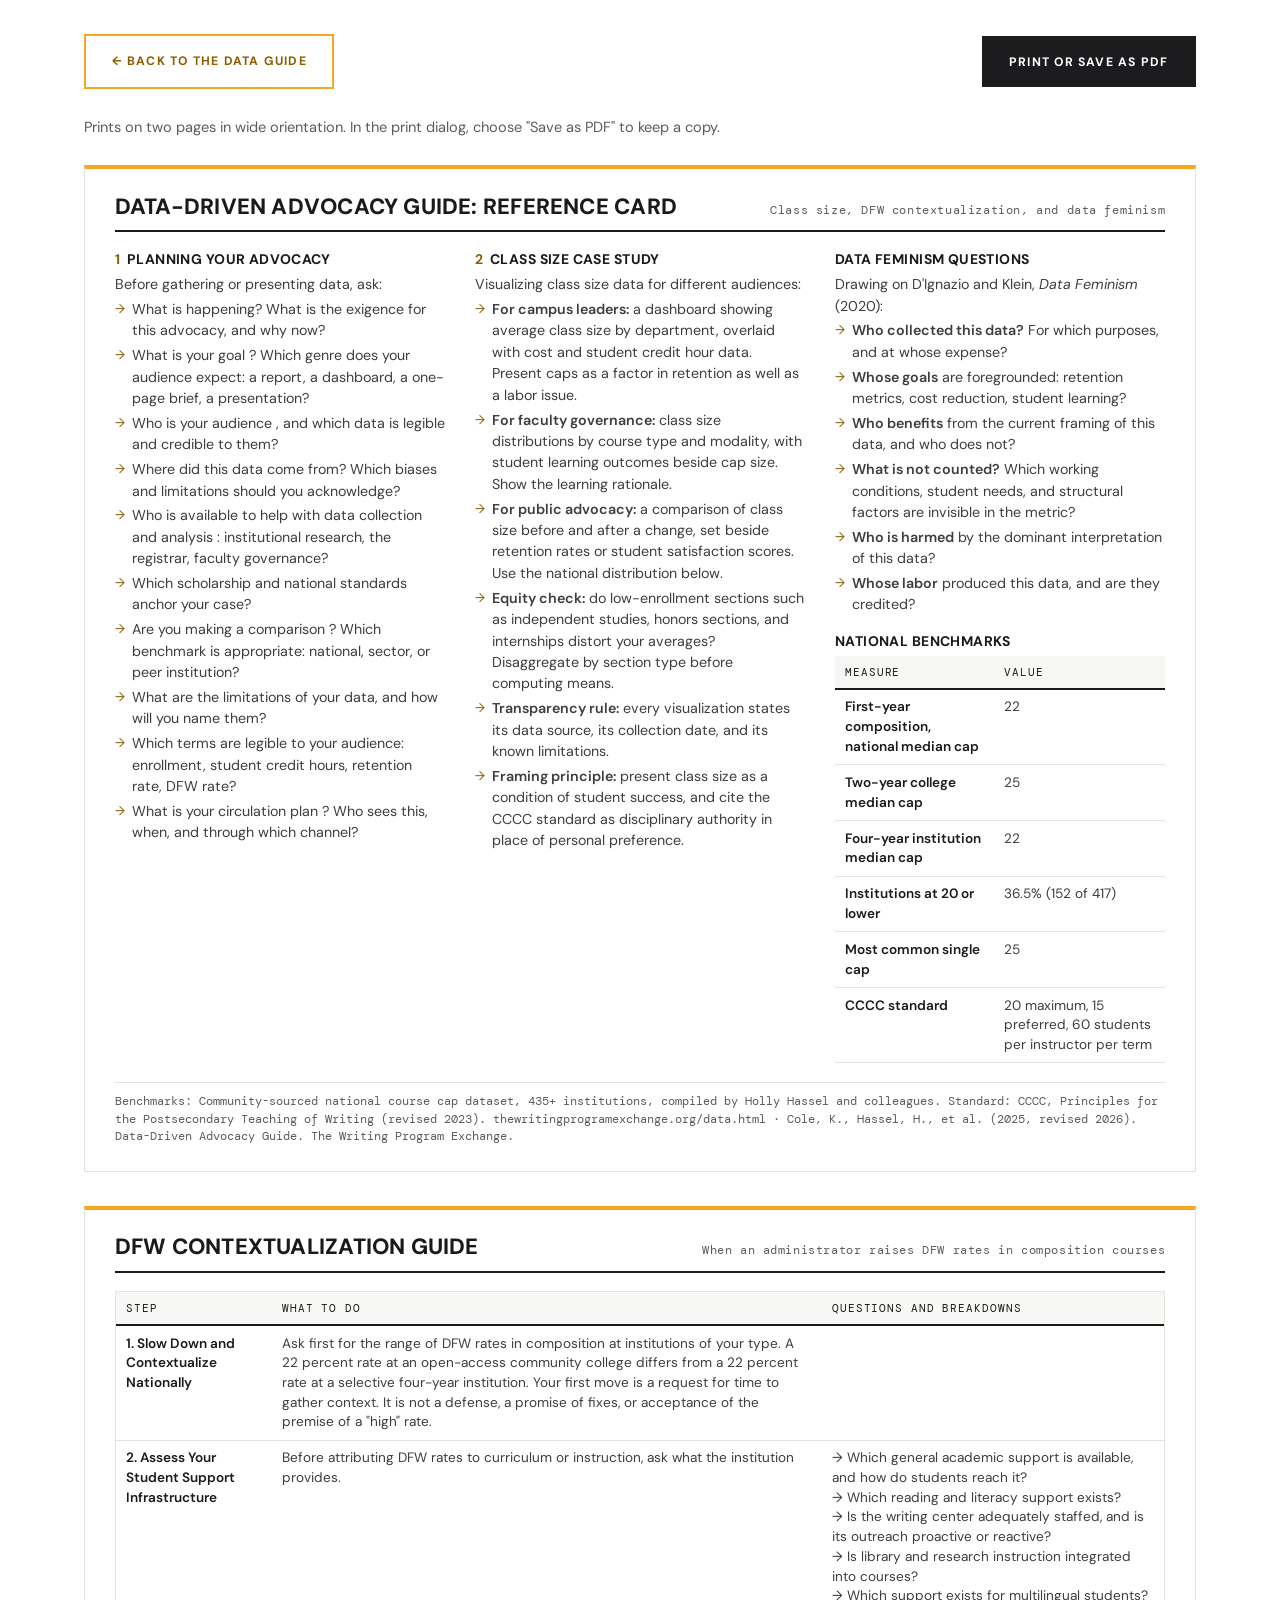
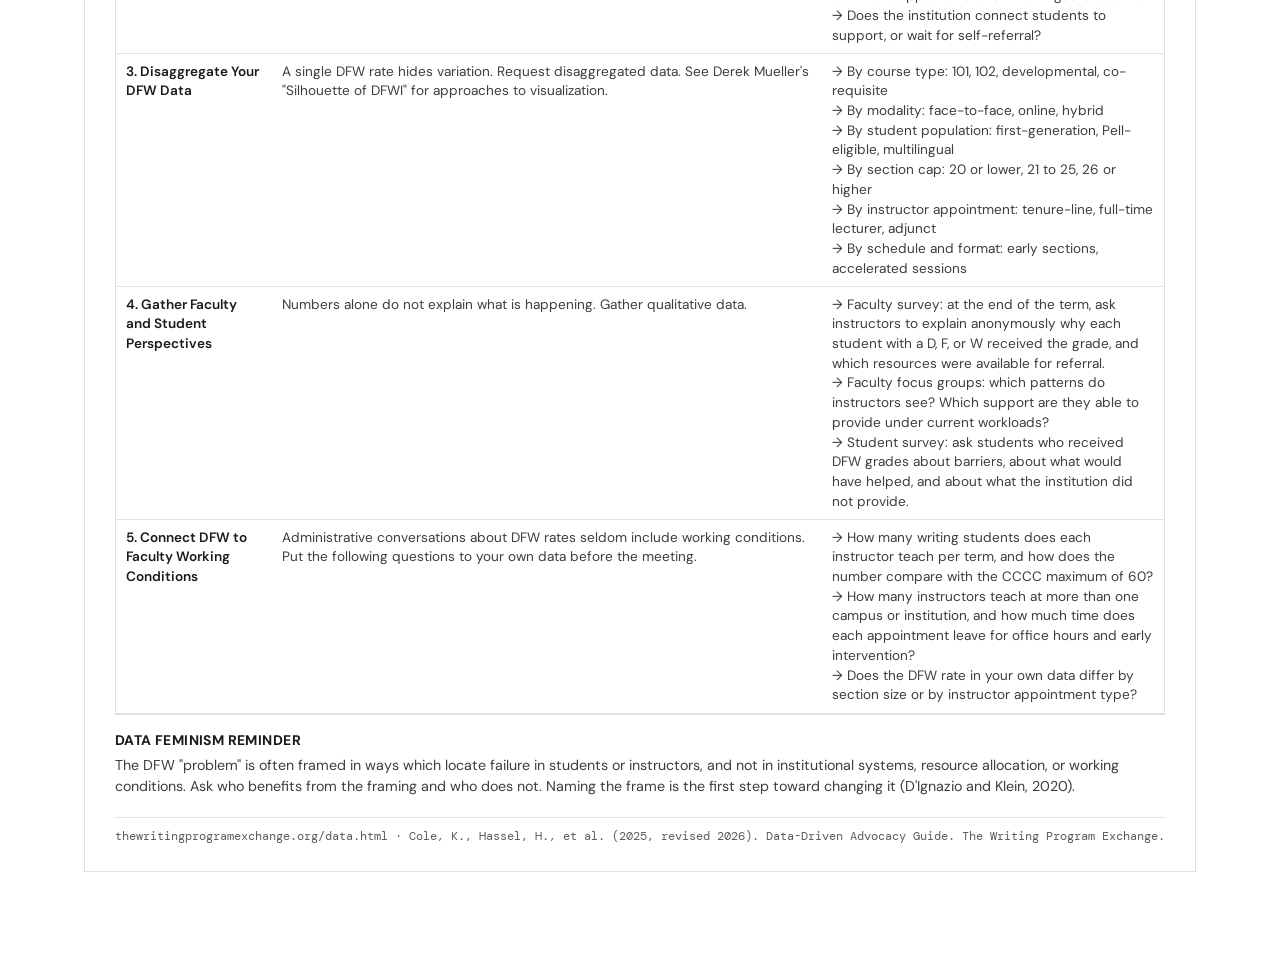
<file: data-card.html>
<!DOCTYPE html>
<html lang="en">
<head>
<meta charset="UTF-8">
<meta name="viewport" content="width=device-width, initial-scale=1.0">
<title>Data Guide Reference Card · The Writing Program Exchange</title>
<meta name="description" content="A two-page printable summary of the Data-Driven Advocacy Guide: planning heuristics, benchmarks, and the five-step DFW guide.">
<meta name="author" content="Kirsti Cole and Holly Hassel">
<link rel="canonical" href="https://thewritingprogramexchange.org/data-card.html">

<!-- Social sharing -->
<meta property="og:type" content="website">
<meta property="og:url" content="https://thewritingprogramexchange.org/data-card.html">
<meta property="og:title" content="Data Guide Reference Card · The Writing Program Exchange">
<meta property="og:description" content="A two-page printable summary of the Data-Driven Advocacy Guide: planning heuristics, benchmarks, and the five-step DFW guide.">
<meta property="og:image" content="https://thewritingprogramexchange.org/og-image.png">
<meta name="twitter:card" content="summary_large_image">
<meta name="twitter:title" content="Data Guide Reference Card · The Writing Program Exchange">
<meta name="twitter:description" content="A two-page printable summary of the Data-Driven Advocacy Guide: planning heuristics, benchmarks, and the five-step DFW guide.">
<meta name="twitter:image" content="https://thewritingprogramexchange.org/og-image.png">

<link rel="preconnect" href="https://fonts.googleapis.com">
<link rel="preconnect" href="https://fonts.gstatic.com" crossorigin>
<link href="https://fonts.googleapis.com/css2?family=DM+Sans:ital,wght@0,400;0,500;0,600;1,400&family=DM+Mono:wght@400;500&display=swap" rel="stylesheet">
<link href="https://fonts.cdnfonts.com/css/neue-machina" rel="stylesheet">
<link rel="stylesheet" href="site.css">
<style>body { padding-top: 0; } @media print { @page { size: letter landscape; margin: 0.45in; } }</style>
</head>
<body>
<a href="#main" class="skip-link">Skip to content</a>
<main id="main" class="card-page">
  <div class="card-bar no-print">
    <a href="data.html" class="btn-amber">← Back to the Data Guide</a>
    <button type="button" class="btn-charcoal" data-print>Print or save as PDF</button>
  </div>
  <p class="table-note no-print" style="margin:0 0 1.5rem">Prints on two pages in wide orientation. In the print dialog, choose "Save as PDF" to keep a copy.</p>
  <section class="card-sheet">
    <div class="card-head"><h1 class="card-title">Data-Driven Advocacy Guide: Reference Card</h1><span class="card-sub">Class size, DFW contextualization, and data feminism</span></div>
    <div class="card-cols">
      <div><div class="card-block"><h2><span>1</span>Planning Your Advocacy</h2><p>Before gathering or presenting data, ask:</p><ul><li>What is happening? What is the exigence for this advocacy, and why now?</li><li>What is your goal ? Which genre does your audience expect: a report, a dashboard, a one-page brief, a presentation?</li><li>Who is your audience , and which data is legible and credible to them?</li><li>Where did this data come from? Which biases and limitations should you acknowledge?</li><li>Who is available to help with data collection and analysis : institutional research, the registrar, faculty governance?</li><li>Which scholarship and national standards anchor your case?</li><li>Are you making a comparison ? Which benchmark is appropriate: national, sector, or peer institution?</li><li>What are the limitations of your data, and how will you name them?</li><li>Which terms are legible to your audience: enrollment, student credit hours, retention rate, DFW rate?</li><li>What is your circulation plan ? Who sees this, when, and through which channel?</li></ul></div></div>
      <div><div class="card-block"><h2><span>2</span>Class Size Case Study</h2><p>Visualizing class size data for different audiences:</p><ul><li><strong>For campus leaders:</strong> a dashboard showing average class size by department, overlaid with cost and student credit hour data. Present caps as a factor in retention as well as a labor issue.</li><li><strong>For faculty governance:</strong> class size distributions by course type and modality, with student learning outcomes beside cap size. Show the learning rationale.</li><li><strong>For public advocacy:</strong> a comparison of class size before and after a change, set beside retention rates or student satisfaction scores. Use the national distribution below.</li><li><strong>Equity check:</strong> do low-enrollment sections such as independent studies, honors sections, and internships distort your averages? Disaggregate by section type before computing means.</li><li><strong>Transparency rule:</strong> every visualization states its data source, its collection date, and its known limitations.</li><li><strong>Framing principle:</strong> present class size as a condition of student success, and cite the CCCC standard as disciplinary authority in place of personal preference.</li></ul></div></div>
      <div><div class="card-block"><h2>Data Feminism Questions</h2><p>Drawing on D'Ignazio and Klein, <em>Data Feminism</em> (2020):</p><ul><li><strong>Who collected this data?</strong> For which purposes, and at whose expense?</li><li><strong>Whose goals</strong> are foregrounded: retention metrics, cost reduction, student learning?</li><li><strong>Who benefits</strong> from the current framing of this data, and who does not?</li><li><strong>What is not counted?</strong> Which working conditions, student needs, and structural factors are invisible in the metric?</li><li><strong>Who is harmed</strong> by the dominant interpretation of this data?</li><li><strong>Whose labor</strong> produced this data, and are they credited?</li></ul></div><div class="card-block"><h2>National Benchmarks</h2><table class="card-table"><thead><tr><th scope="col">Measure</th><th scope="col">Value</th></tr></thead><tbody><tr><th scope="row">First-year composition, national median cap</th><td>22</td></tr><tr><th scope="row">Two-year college median cap</th><td>25</td></tr><tr><th scope="row">Four-year institution median cap</th><td>22</td></tr><tr><th scope="row">Institutions at 20 or lower</th><td>36.5% (152 of 417)</td></tr><tr><th scope="row">Most common single cap</th><td>25</td></tr><tr><th scope="row">CCCC standard</th><td>20 maximum, 15 preferred, 60 students per instructor per term</td></tr></tbody></table></div></div>
    </div>
    <p class="card-foot">Benchmarks: Community-sourced national course cap dataset, 435+ institutions, compiled by Holly Hassel and colleagues. Standard: CCCC, Principles for the Postsecondary Teaching of Writing (revised 2023). thewritingprogramexchange.org/data.html · Cole, K., Hassel, H., et al. (2025, revised 2026). Data-Driven Advocacy Guide. The Writing Program Exchange.</p>
  </section>
  <section class="card-sheet">
    <div class="card-head"><h2 class="card-title">DFW Contextualization Guide</h2><span class="card-sub">When an administrator raises DFW rates in composition courses</span></div>
    <div class="table-wrap" role="region" aria-label="Table" tabindex="0"><table class="card-table">
      <thead><tr><th scope="col">Step</th><th scope="col">What to do</th><th scope="col">Questions and breakdowns</th></tr></thead>
      <tbody>
        <tr><th scope="row">1. Slow Down and Contextualize Nationally</th><td>Ask first for the range of DFW rates in composition at institutions of your type. A 22 percent rate at an open-access community college differs from a 22 percent rate at a selective four-year institution. Your first move is a request for time to gather context. It is not a defense, a promise of fixes, or acceptance of the premise of a "high" rate.</td><td></td></tr>
        <tr><th scope="row">2. Assess Your Student Support Infrastructure</th><td>Before attributing DFW rates to curriculum or instruction, ask what the institution provides.</td><td>→ Which general academic support is available, and how do students reach it?<br>→ Which reading and literacy support exists?<br>→ Is the writing center adequately staffed, and is its outreach proactive or reactive?<br>→ Is library and research instruction integrated into courses?<br>→ Which support exists for multilingual students?<br>→ Does the institution connect students to support, or wait for self-referral?</td></tr>
        <tr><th scope="row">3. Disaggregate Your DFW Data</th><td>A single DFW rate hides variation. Request disaggregated data. See Derek Mueller's "Silhouette of DFWI" for approaches to visualization.</td><td>→ By course type: 101, 102, developmental, co-requisite<br>→ By modality: face-to-face, online, hybrid<br>→ By student population: first-generation, Pell-eligible, multilingual<br>→ By section cap: 20 or lower, 21 to 25, 26 or higher<br>→ By instructor appointment: tenure-line, full-time lecturer, adjunct<br>→ By schedule and format: early sections, accelerated sessions</td></tr>
        <tr><th scope="row">4. Gather Faculty and Student Perspectives</th><td>Numbers alone do not explain what is happening. Gather qualitative data.</td><td>→ Faculty survey: at the end of the term, ask instructors to explain anonymously why each student with a D, F, or W received the grade, and which resources were available for referral.<br>→ Faculty focus groups: which patterns do instructors see? Which support are they able to provide under current workloads?<br>→ Student survey: ask students who received DFW grades about barriers, about what would have helped, and about what the institution did not provide.</td></tr>
        <tr><th scope="row">5. Connect DFW to Faculty Working Conditions</th><td>Administrative conversations about DFW rates seldom include working conditions. Put the following questions to your own data before the meeting.</td><td>→ How many writing students does each instructor teach per term, and how does the number compare with the CCCC maximum of 60?<br>→ How many instructors teach at more than one campus or institution, and how much time does each appointment leave for office hours and early intervention?<br>→ Does the DFW rate in your own data differ by section size or by instructor appointment type?</td></tr>
      </tbody>
    </table></div>
    <div class="card-block" style="margin-top:1rem"><h3>Data feminism reminder</h3><p>The DFW "problem" is often framed in ways which locate failure in students or instructors, and not in institutional systems, resource allocation, or working conditions. Ask who benefits from the framing and who does not. Naming the frame is the first step toward changing it (D'Ignazio and Klein, 2020).</p></div>
    <p class="card-foot">thewritingprogramexchange.org/data.html · Cole, K., Hassel, H., et al. (2025, revised 2026). Data-Driven Advocacy Guide. The Writing Program Exchange.</p>
  </section>
</main>
<script src="search-index.js"></script>
<script src="site.js"></script>
</body>
</html>
</file>
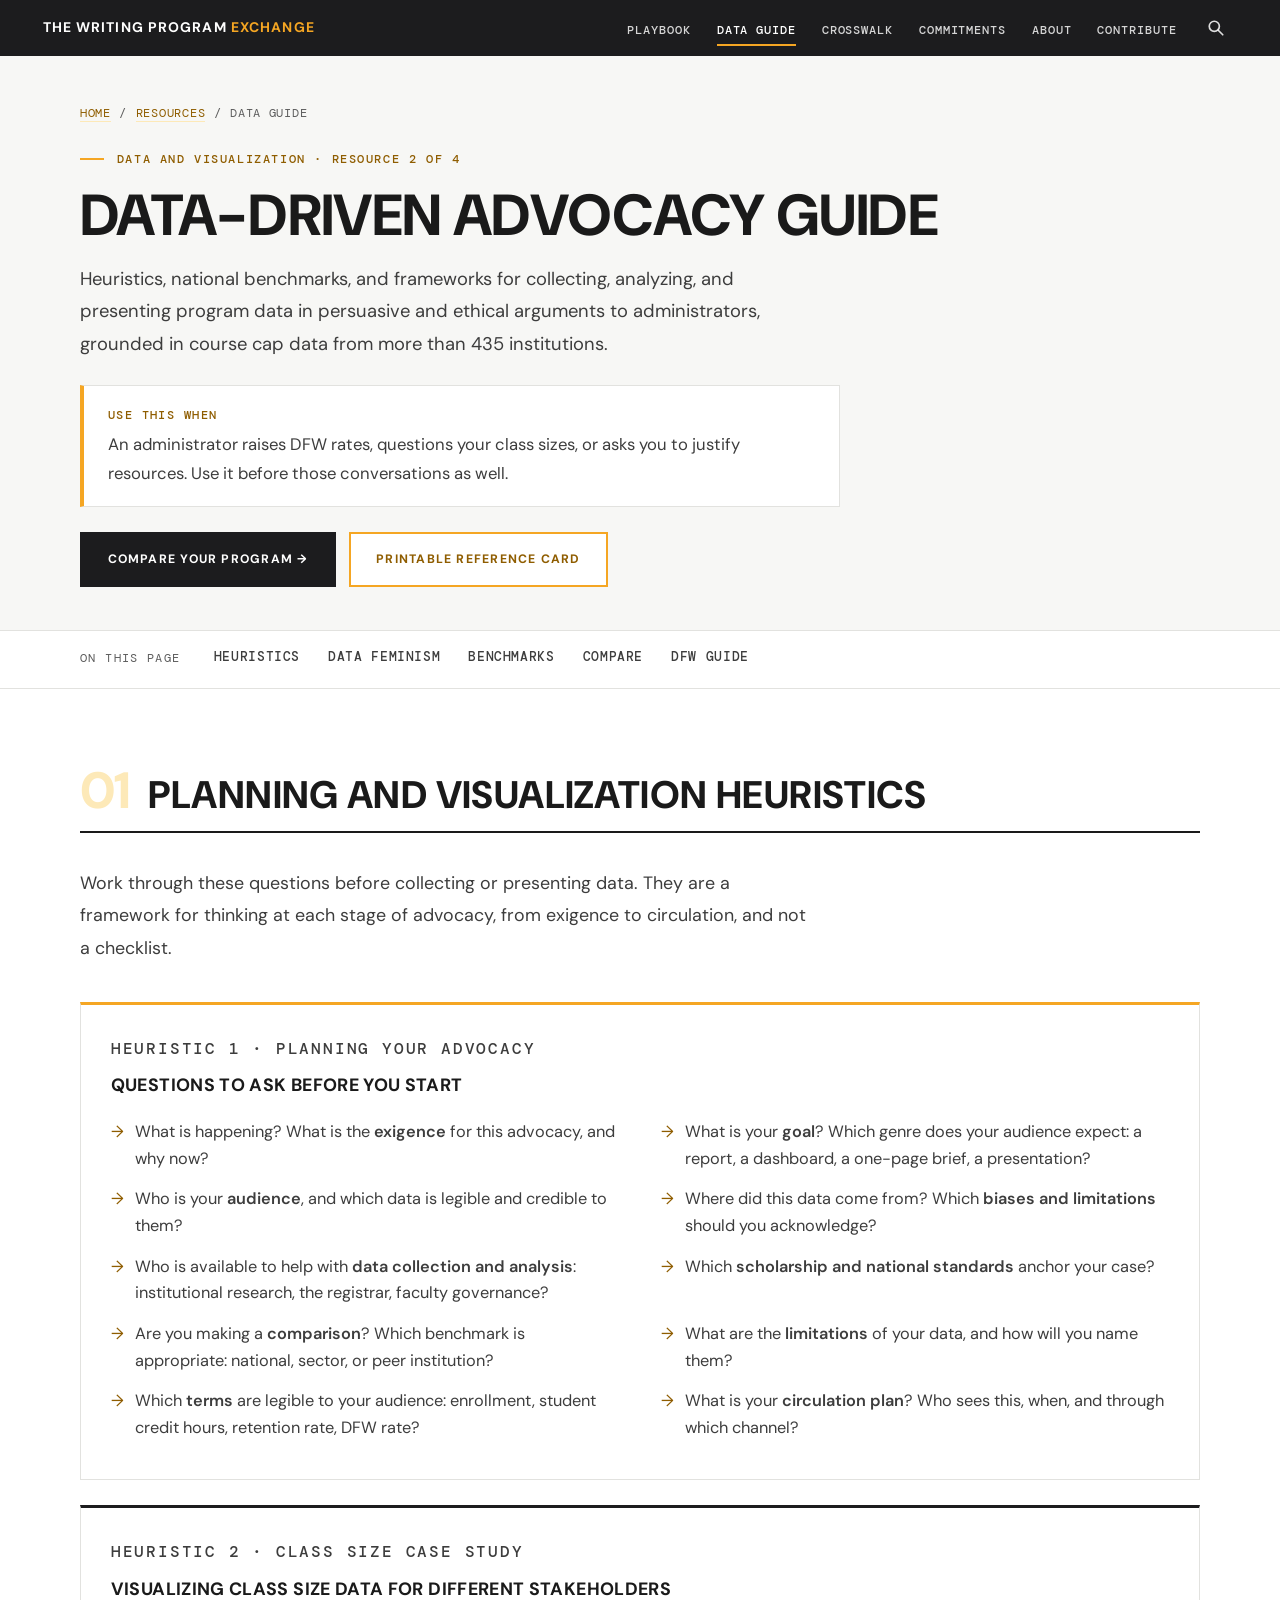
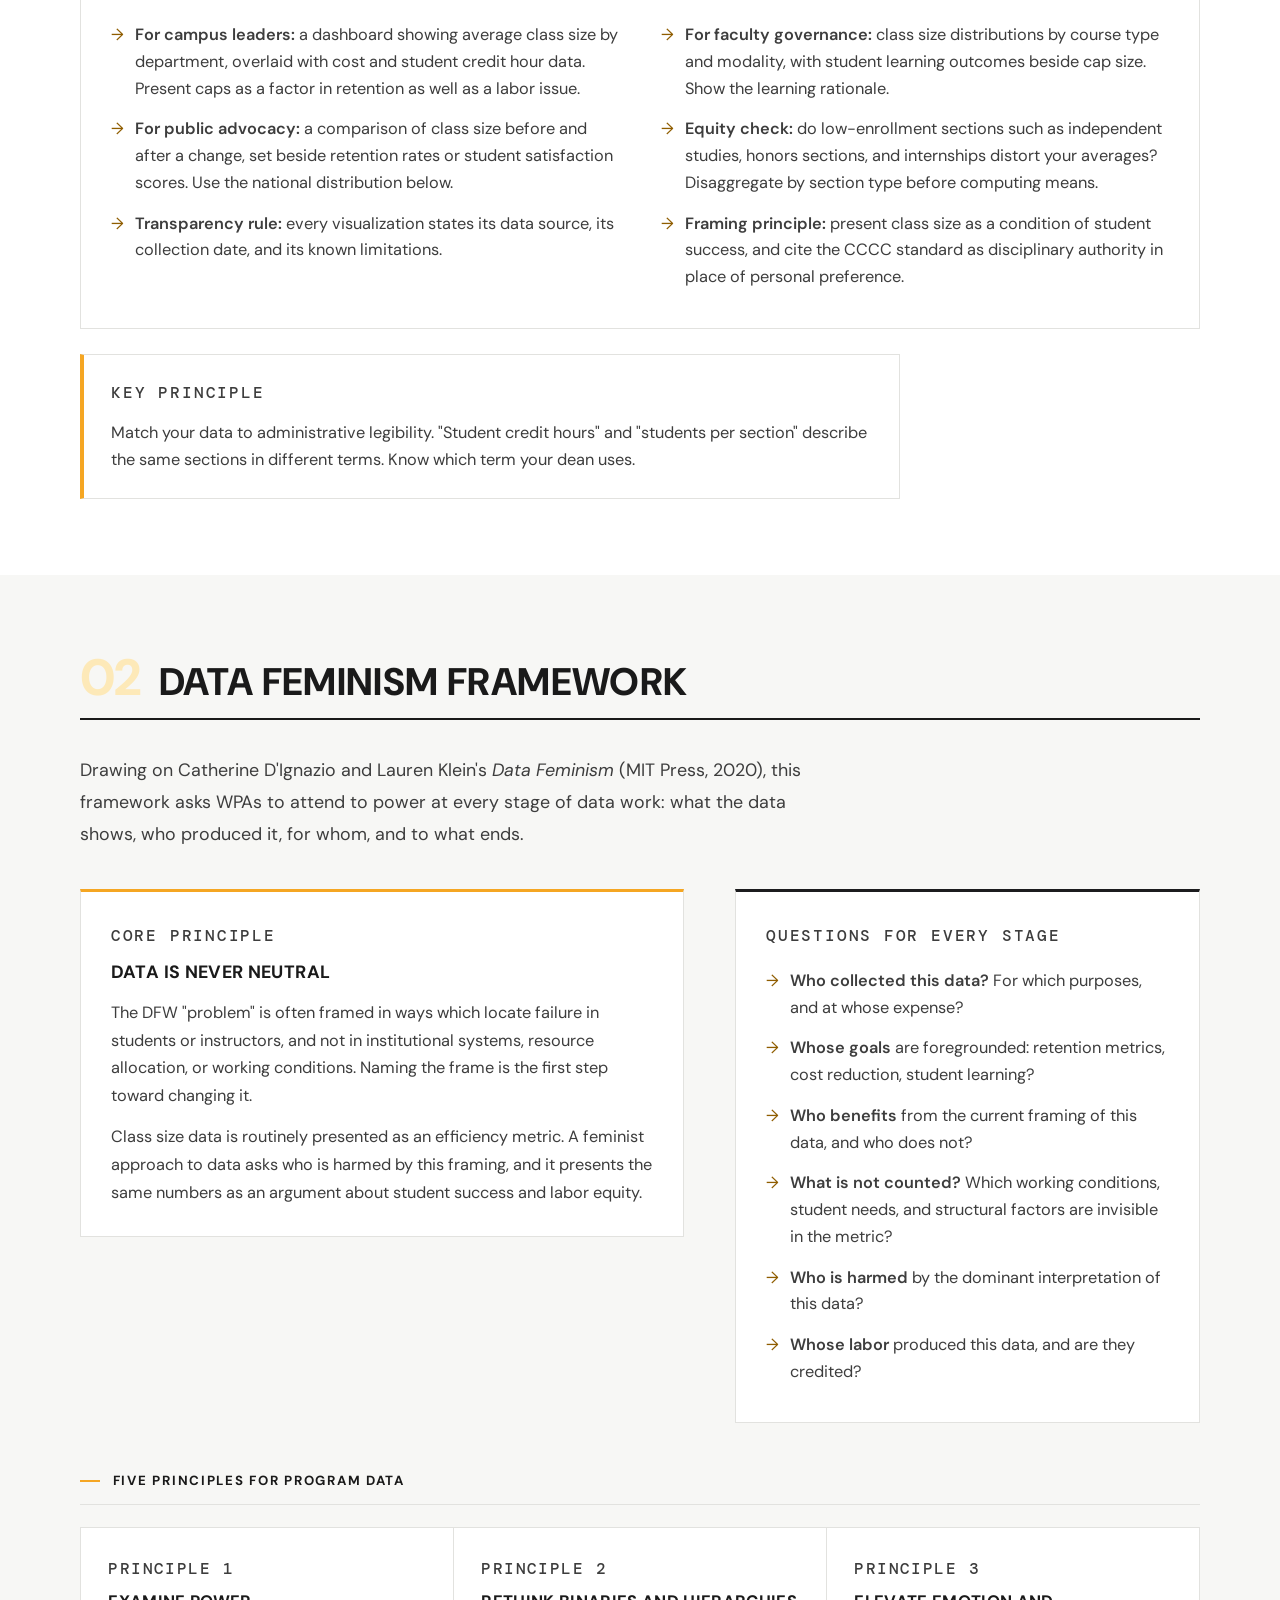
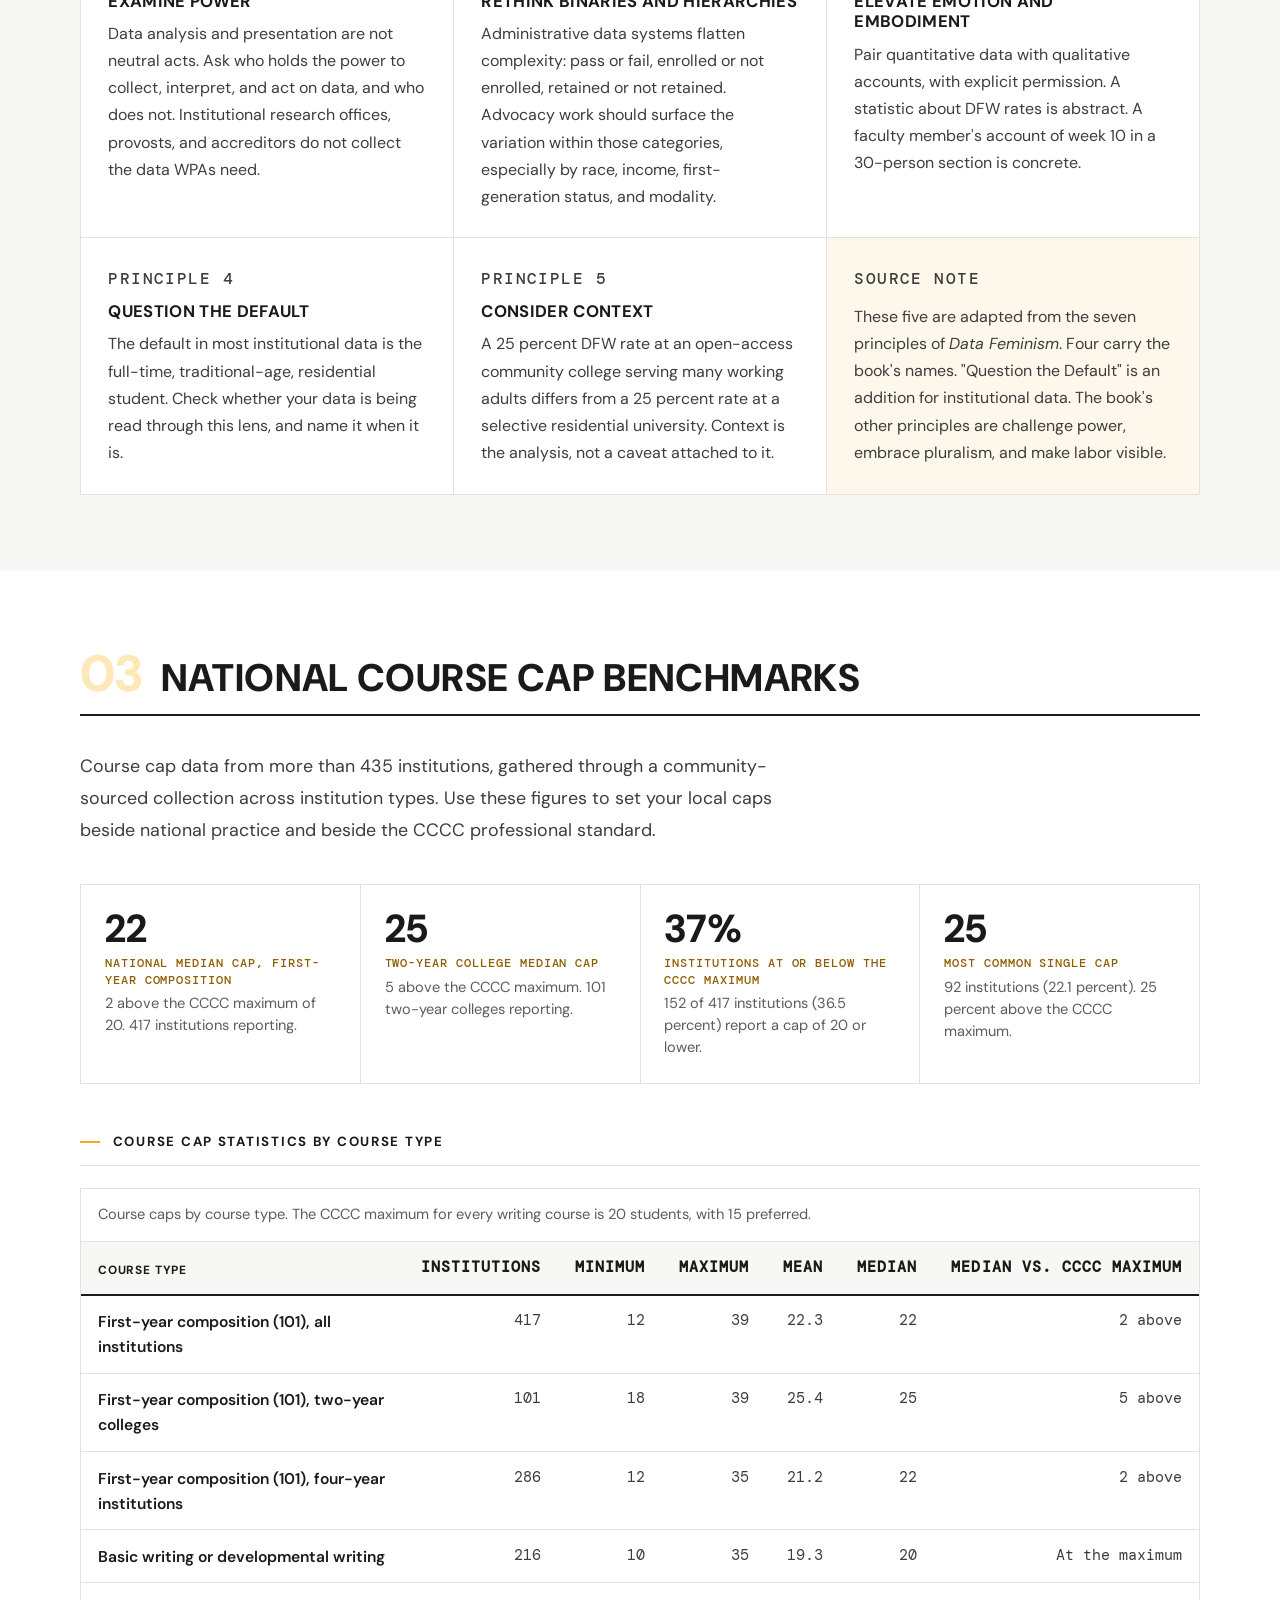
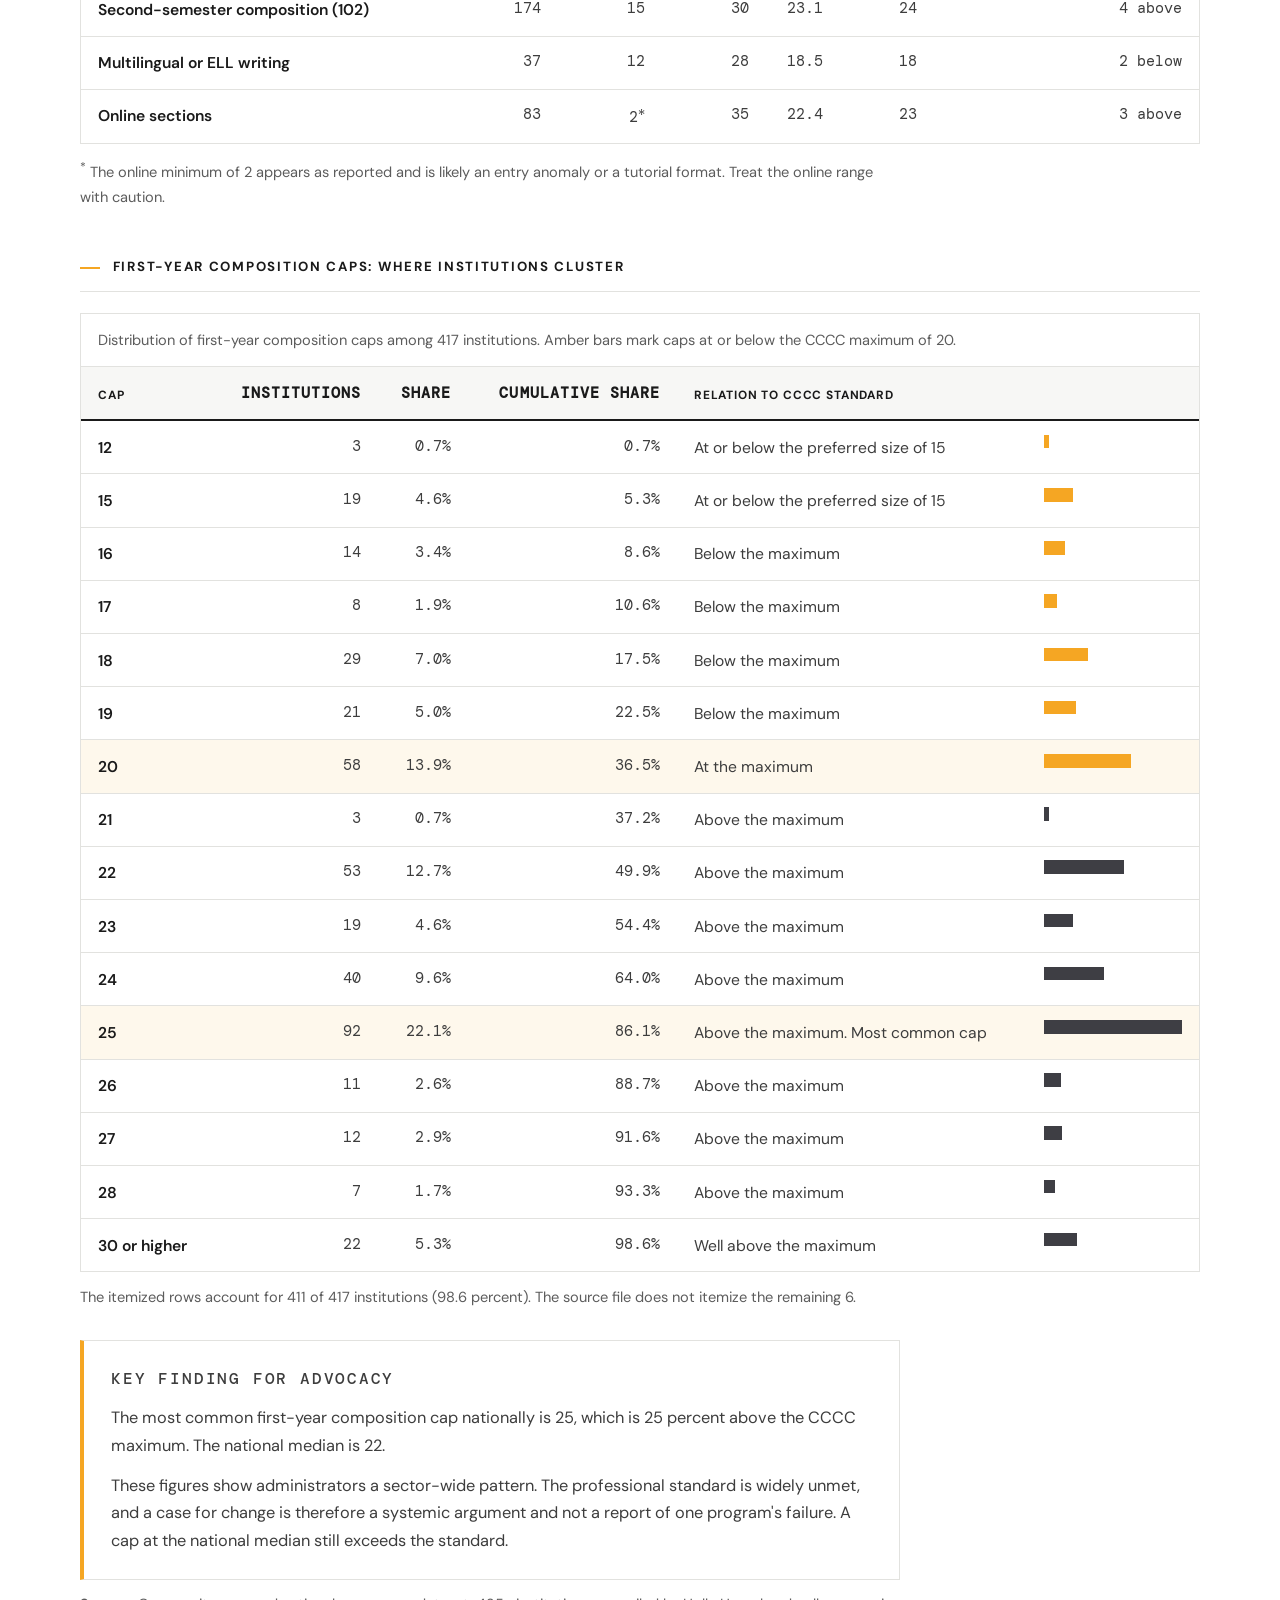
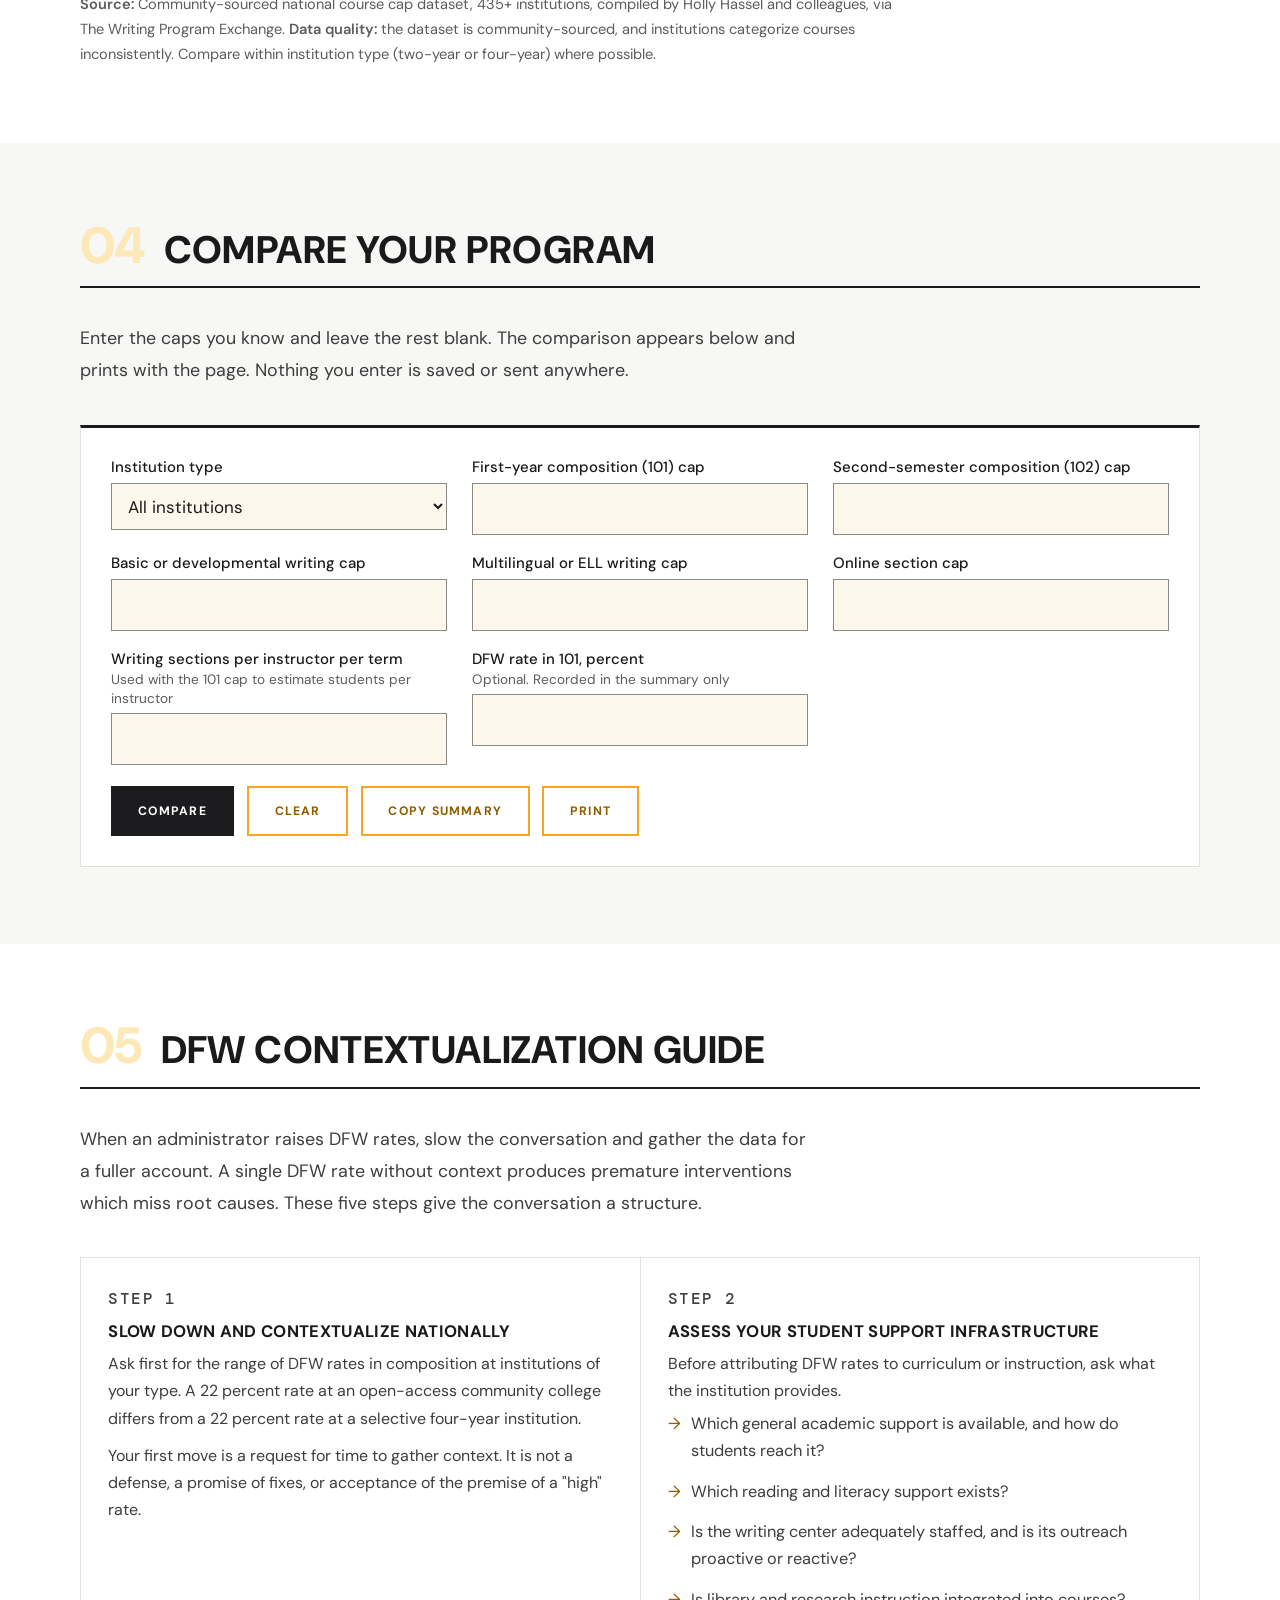
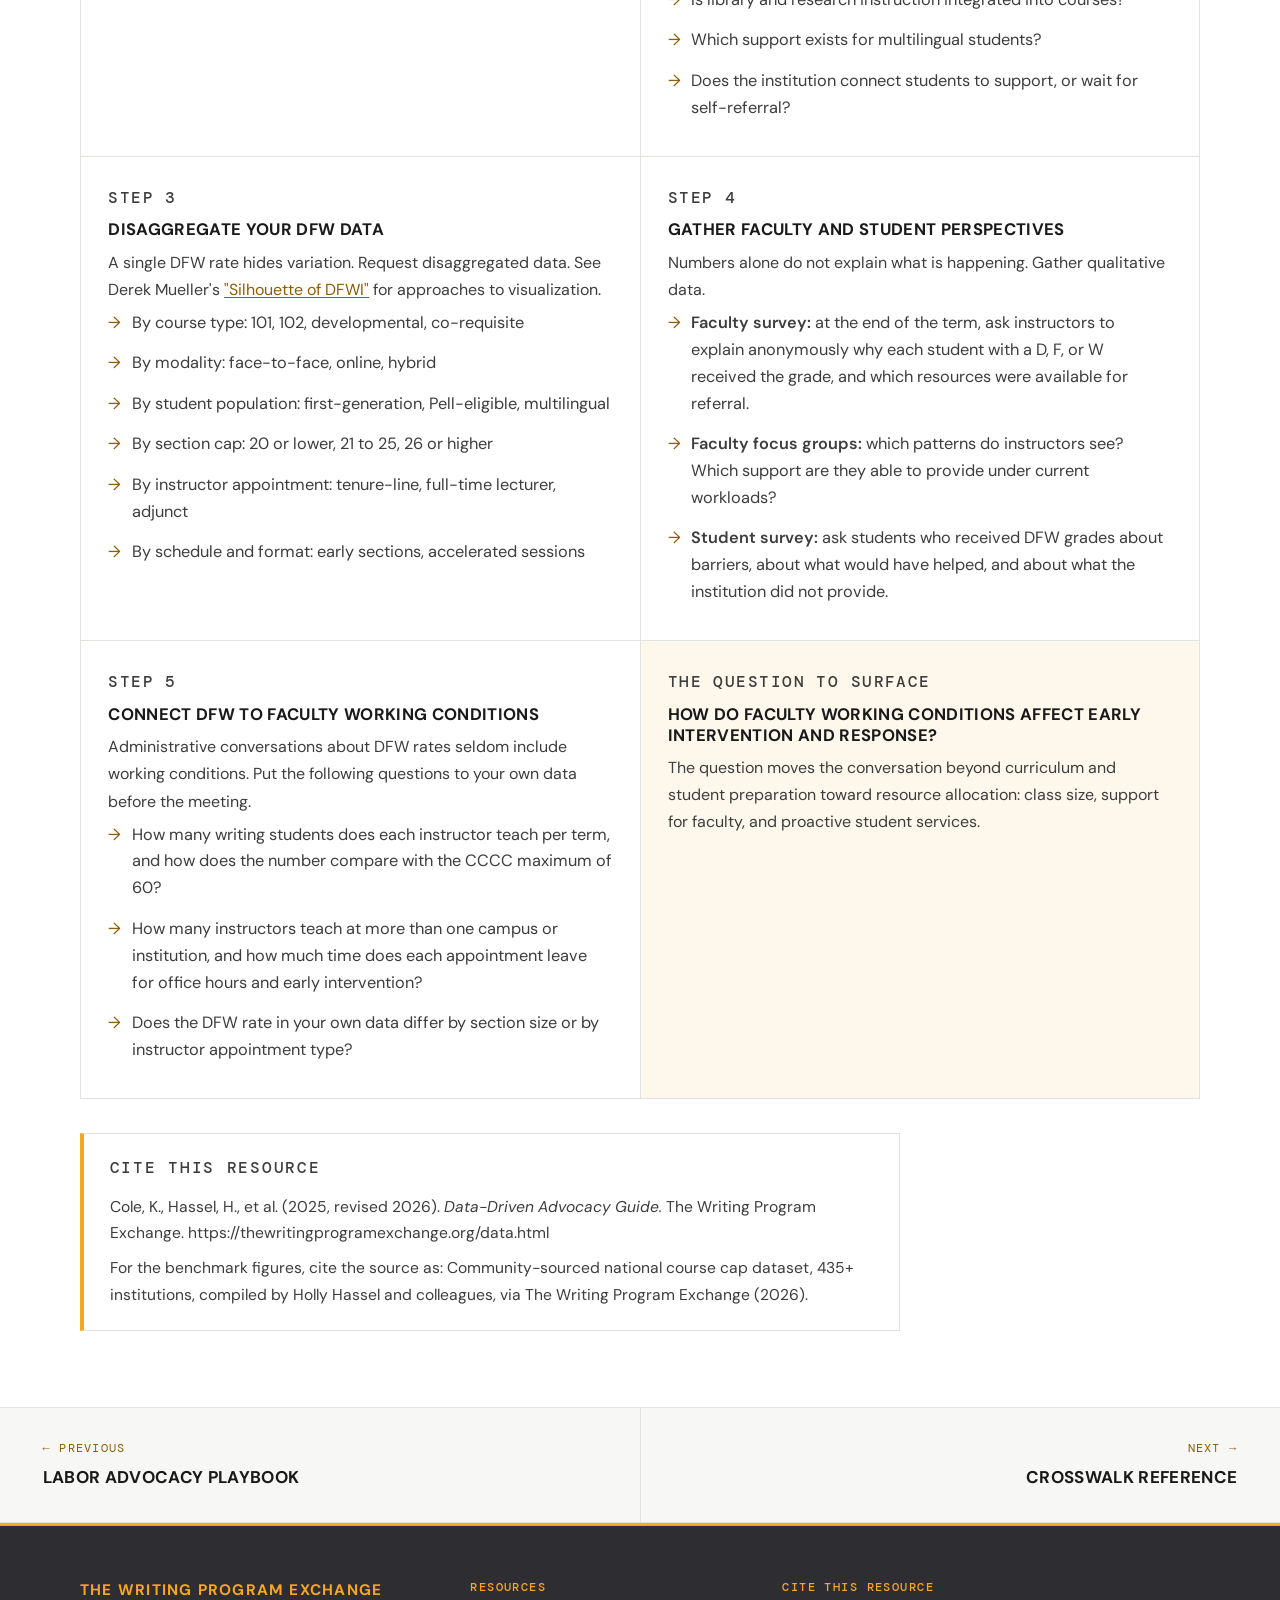
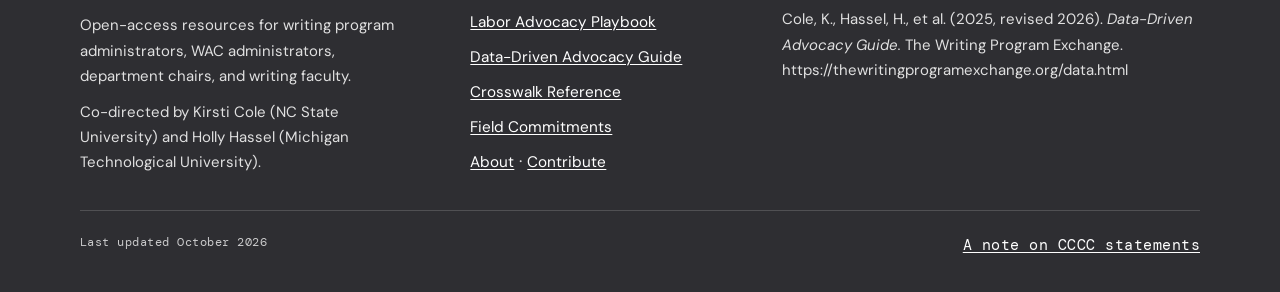
<file: data.html>
<!DOCTYPE html>
<html lang="en">
<head>
<meta charset="UTF-8">
<meta name="viewport" content="width=device-width, initial-scale=1.0">
<title>Data-Driven Advocacy Guide · The Writing Program Exchange</title>
<meta name="description" content="Heuristics, national course cap benchmarks, a comparison tool, and a five-step guide to DFW conversations for writing program administrators.">
<meta name="author" content="Kirsti Cole and Holly Hassel">
<link rel="canonical" href="https://thewritingprogramexchange.org/data.html">

<!-- Social sharing -->
<meta property="og:type" content="website">
<meta property="og:url" content="https://thewritingprogramexchange.org/data.html">
<meta property="og:title" content="Data-Driven Advocacy Guide · The Writing Program Exchange">
<meta property="og:description" content="Heuristics, national course cap benchmarks, a comparison tool, and a five-step guide to DFW conversations for writing program administrators.">
<meta property="og:image" content="https://thewritingprogramexchange.org/og-image.png">
<meta name="twitter:card" content="summary_large_image">
<meta name="twitter:title" content="Data-Driven Advocacy Guide · The Writing Program Exchange">
<meta name="twitter:description" content="Heuristics, national course cap benchmarks, a comparison tool, and a five-step guide to DFW conversations for writing program administrators.">
<meta name="twitter:image" content="https://thewritingprogramexchange.org/og-image.png">

<link rel="preconnect" href="https://fonts.googleapis.com">
<link rel="preconnect" href="https://fonts.gstatic.com" crossorigin>
<link href="https://fonts.googleapis.com/css2?family=DM+Sans:ital,wght@0,400;0,500;0,600;1,400&family=DM+Mono:wght@400;500&display=swap" rel="stylesheet">
<link href="https://fonts.cdnfonts.com/css/neue-machina" rel="stylesheet">
<link rel="stylesheet" href="site.css">
</head>
<body>
<a href="#main" class="skip-link">Skip to content</a>

<!-- ===== SITE HEADER (identical on every page; edit all pages together) ===== -->
<header class="on-dark">
<nav class="site-nav" aria-label="Main">
  <a href="index.html" class="nav-name">The Writing Program <span>Exchange</span></a>
  <div class="nav-right">
    <ul class="nav-links">
      <li><a href="playbook.html">Playbook</a></li>
      <li><a href="data.html" aria-current="page">Data Guide</a></li>
      <li><a href="crosswalk_resource.html">Crosswalk</a></li>
      <li><a href="commitments.html">Commitments</a></li>
      <li><a href="index.html#about">About</a></li>
      <li><a href="index.html#contribute">Contribute</a></li>
    </ul>
    <div class="nav-search" id="navSearch" role="search">
      <button class="search-toggle" id="searchToggle" type="button" aria-label="Search all resources" aria-expanded="false" aria-controls="searchInputWrap">
        <svg width="18" height="18" viewBox="0 0 16 16" fill="none" aria-hidden="true" focusable="false">
          <circle cx="6.5" cy="6.5" r="4.5" stroke="currentColor" stroke-width="1.5"/>
          <path d="M10 10L14 14" stroke="currentColor" stroke-width="1.5" stroke-linecap="round"/>
        </svg>
      </button>
      <div class="search-input-wrap" id="searchInputWrap">
        <label for="searchInput" class="sr-only">Search all resources</label>
        <input class="search-input" id="searchInput" type="search" placeholder="Search all resources" autocomplete="off" spellcheck="false">
      </div>
      <div class="search-results" id="searchResults" role="region" aria-label="Search results" aria-live="polite"></div>
    </div>
    <button class="nav-hamburger" id="navHamburger" type="button" aria-label="Open menu" aria-expanded="false" aria-controls="mobileNav">
      <span></span><span></span><span></span>
    </button>
  </div>
</nav>
<div class="mobile-nav" id="mobileNav" hidden>
  <a href="playbook.html">Playbook</a>
  <a href="data.html" aria-current="page">Data Guide</a>
  <a href="crosswalk_resource.html">Crosswalk</a>
  <a href="commitments.html">Commitments</a>
  <a href="index.html#about">About</a>
  <a href="index.html#contribute">Contribute</a>
</div>
</header>
<!-- ===== END SITE HEADER ===== -->

<main id="main">

<section class="page-hero" id="top">
  <div class="page-hero-inner">
    <nav class="breadcrumb" aria-label="Breadcrumb">
      <ol>
        <li><a href="index.html">Home</a></li>
        <li><a href="index.html#resources">Resources</a></li>
        <li aria-current="page">Data Guide</li>
      </ol>
    </nav>
    <p class="kicker">Data and Visualization · Resource 2 of 4</p>
    <h1 class="page-title">Data-Driven Advocacy Guide</h1>
    <p class="page-desc">Heuristics, national benchmarks, and frameworks for collecting, analyzing, and presenting program data in persuasive and ethical arguments to administrators, grounded in course cap data from more than 435 institutions.</p>
    <p class="use-when"><strong>Use this when</strong>An administrator raises DFW rates, questions your class sizes, or asks you to justify resources. Use it before those conversations as well.</p>
    <div class="download-row">
      <a href="#compare" class="btn-charcoal">Compare your program →</a>
      <a href="data-card.html" class="btn-amber">Printable reference card</a>
    </div>
  </div>
</section>

<nav class="jump-nav" aria-label="On this page">
  <div class="jump-nav-inner">
    <span class="jump-label" aria-hidden="true">On this page</span>
    <ul>
      <li><a href="#heuristics">Heuristics</a></li>
      <li><a href="#df">Data feminism</a></li>
      <li><a href="#benchmarks">Benchmarks</a></li>
      <li><a href="#compare">Compare</a></li>
      <li><a href="#dfw">DFW guide</a></li>
    </ul>
  </div>
</nav>

<section id="heuristics">
  <div class="container">
    <div class="section-header">
      <div class="section-num" aria-hidden="true">01</div>
      <h2 class="section-title">Planning and Visualization Heuristics</h2>
    </div>
    <p class="section-intro">Work through these questions before collecting or presenting data. They are a framework for thinking at each stage of advocacy, from exigence to circulation, and not a checklist.</p>
    <div class="panel" id="heuristic-1">
      <p class="label">Heuristic 1 · Planning your advocacy</p>
      <h3 class="panel-title">Questions to Ask Before You Start</h3>
      <ul class="arrow-list two-col">
          <li>What is happening? What is the <strong>exigence</strong> for this advocacy, and why now?</li>
          <li>What is your <strong>goal</strong>? Which genre does your audience expect: a report, a dashboard, a one-page brief, a presentation?</li>
          <li>Who is your <strong>audience</strong>, and which data is legible and credible to them?</li>
          <li>Where did this data come from? Which <strong>biases and limitations</strong> should you acknowledge?</li>
          <li>Who is available to help with <strong>data collection and analysis</strong>: institutional research, the registrar, faculty governance?</li>
          <li>Which <strong>scholarship and national standards</strong> anchor your case?</li>
          <li>Are you making a <strong>comparison</strong>? Which benchmark is appropriate: national, sector, or peer institution?</li>
          <li>What are the <strong>limitations</strong> of your data, and how will you name them?</li>
          <li>Which <strong>terms</strong> are legible to your audience: enrollment, student credit hours, retention rate, DFW rate?</li>
          <li>What is your <strong>circulation plan</strong>? Who sees this, when, and through which channel?</li>
        </ul>
    </div>
    <div class="panel alt" id="heuristic-2">
      <p class="label">Heuristic 2 · Class size case study</p>
      <h3 class="panel-title">Visualizing Class Size Data for Different Stakeholders</h3>
      <ul class="arrow-list two-col">
          <li><strong>For campus leaders:</strong> a dashboard showing average class size by department, overlaid with cost and student credit hour data. Present caps as a factor in retention as well as a labor issue.</li>
          <li><strong>For faculty governance:</strong> class size distributions by course type and modality, with student learning outcomes beside cap size. Show the learning rationale.</li>
          <li><strong>For public advocacy:</strong> a comparison of class size before and after a change, set beside retention rates or student satisfaction scores. Use the national distribution below.</li>
          <li><strong>Equity check:</strong> do low-enrollment sections such as independent studies, honors sections, and internships distort your averages? Disaggregate by section type before computing means.</li>
          <li><strong>Transparency rule:</strong> every visualization states its data source, its collection date, and its known limitations.</li>
          <li><strong>Framing principle:</strong> present class size as a condition of student success, and cite the CCCC standard as disciplinary authority in place of personal preference.</li>
        </ul>
    </div>
    <div class="callout" style="margin-top:1.5rem"><p class="label">Key principle</p><p>Match your data to administrative legibility. "Student credit hours" and "students per section" describe the same sections in different terms. Know which term your dean uses.</p></div>
  </div>
</section>

<section id="df" class="tint">
  <div class="container">
    <div class="section-header">
      <div class="section-num" aria-hidden="true">02</div>
      <h2 class="section-title">Data Feminism Framework</h2>
    </div>
    <p class="section-intro">Drawing on Catherine D'Ignazio and Lauren Klein's <em>Data Feminism</em> (MIT Press, 2020), this framework asks WPAs to attend to power at every stage of data work: what the data shows, who produced it, for whom, and to what ends.</p>
    <div class="two-col">
      <div class="panel">
        <p class="label">Core principle</p>
        <h3 class="panel-title">Data Is Never Neutral</h3>
        <p>The DFW "problem" is often framed in ways which locate failure in students or instructors, and not in institutional systems, resource allocation, or working conditions. Naming the frame is the first step toward changing it.</p>
        <p>Class size data is routinely presented as an efficiency metric. A feminist approach to data asks who is harmed by this framing, and it presents the same numbers as an argument about student success and labor equity.</p>
      </div>
      <div class="panel alt">
        <p class="label">Questions for every stage</p>
        <ul class="arrow-list">
          <li><strong>Who collected this data?</strong> For which purposes, and at whose expense?</li>
          <li><strong>Whose goals</strong> are foregrounded: retention metrics, cost reduction, student learning?</li>
          <li><strong>Who benefits</strong> from the current framing of this data, and who does not?</li>
          <li><strong>What is not counted?</strong> Which working conditions, student needs, and structural factors are invisible in the metric?</li>
          <li><strong>Who is harmed</strong> by the dominant interpretation of this data?</li>
          <li><strong>Whose labor</strong> produced this data, and are they credited?</li>
        </ul>
      </div>
    </div>
    <h3 class="subhead">Five Principles for Program Data</h3>
    <ol class="grid cols-3" style="counter-reset:none">
      <li class="tile"><p class="tile-meta">Principle 1</p><h4 class="tile-title">Examine Power</h4><p>Data analysis and presentation are not neutral acts. Ask who holds the power to collect, interpret, and act on data, and who does not. Institutional research offices, provosts, and accreditors do not collect the data WPAs need.</p></li>
      <li class="tile"><p class="tile-meta">Principle 2</p><h4 class="tile-title">Rethink Binaries and Hierarchies</h4><p>Administrative data systems flatten complexity: pass or fail, enrolled or not enrolled, retained or not retained. Advocacy work should surface the variation within those categories, especially by race, income, first-generation status, and modality.</p></li>
      <li class="tile"><p class="tile-meta">Principle 3</p><h4 class="tile-title">Elevate Emotion and Embodiment</h4><p>Pair quantitative data with qualitative accounts, with explicit permission. A statistic about DFW rates is abstract. A faculty member's account of week 10 in a 30-person section is concrete.</p></li>
      <li class="tile"><p class="tile-meta">Principle 4</p><h4 class="tile-title">Question the Default</h4><p>The default in most institutional data is the full-time, traditional-age, residential student. Check whether your data is being read through this lens, and name it when it is.</p></li>
      <li class="tile"><p class="tile-meta">Principle 5</p><h4 class="tile-title">Consider Context</h4><p>A 25 percent DFW rate at an open-access community college serving many working adults differs from a 25 percent rate at a selective residential university. Context is the analysis, not a caveat attached to it.</p></li>
      <li class="tile" style="background:var(--amber-pale)"><p class="tile-meta">Source note</p><p>These five are adapted from the seven principles of <em>Data Feminism</em>. Four carry the book's names. "Question the Default" is an addition for institutional data. The book's other principles are challenge power, embrace pluralism, and make labor visible.</p></li>
    </ol>
  </div>
</section>

<section id="benchmarks">
  <div class="container">
    <div class="section-header">
      <div class="section-num" aria-hidden="true">03</div>
      <h2 class="section-title">National Course Cap Benchmarks</h2>
    </div>
    <p class="section-intro">Course cap data from more than 435 institutions, gathered through a community-sourced collection across institution types. Use these figures to set your local caps beside national practice and beside the CCCC professional standard.</p>
    <ul class="stat-grid">
      <li class="stat"><div class="stat-num">22</div><div class="stat-label">National median cap, first-year composition</div><div class="stat-note">2 above the CCCC maximum of 20. 417 institutions reporting.</div></li>
      <li class="stat"><div class="stat-num">25</div><div class="stat-label">Two-year college median cap</div><div class="stat-note">5 above the CCCC maximum. 101 two-year colleges reporting.</div></li>
      <li class="stat"><div class="stat-num">37%</div><div class="stat-label">Institutions at or below the CCCC maximum</div><div class="stat-note">152 of 417 institutions (36.5 percent) report a cap of 20 or lower.</div></li>
      <li class="stat"><div class="stat-num">25</div><div class="stat-label">Most common single cap</div><div class="stat-note">92 institutions (22.1 percent). 25 percent above the CCCC maximum.</div></li>
    </ul>
    <h3 class="subhead">Course Cap Statistics by Course Type</h3>
    <div class="table-wrap" role="region" aria-labelledby="benchCap" tabindex="0">
    <table class="data">
      <caption id="benchCap">Course caps by course type. The CCCC maximum for every writing course is 20 students, with 15 preferred.</caption>
      <thead><tr><th scope="col">Course type</th><th scope="col" class="num">Institutions</th><th scope="col" class="num">Minimum</th><th scope="col" class="num">Maximum</th><th scope="col" class="num">Mean</th><th scope="col" class="num">Median</th><th scope="col" class="num">Median vs. CCCC maximum</th></tr></thead>
      <tbody>
        <tr><th scope="row">First-year composition (101), all institutions</th><td class="num">417</td><td class="num">12</td><td class="num">39</td><td class="num">22.3</td><td class="num">22</td><td class="num">2 above</td></tr>
        <tr><th scope="row">First-year composition (101), two-year colleges</th><td class="num">101</td><td class="num">18</td><td class="num">39</td><td class="num">25.4</td><td class="num">25</td><td class="num">5 above</td></tr>
        <tr><th scope="row">First-year composition (101), four-year institutions</th><td class="num">286</td><td class="num">12</td><td class="num">35</td><td class="num">21.2</td><td class="num">22</td><td class="num">2 above</td></tr>
        <tr><th scope="row">Basic writing or developmental writing</th><td class="num">216</td><td class="num">10</td><td class="num">35</td><td class="num">19.3</td><td class="num">20</td><td class="num">At the maximum</td></tr>
        <tr><th scope="row">Second-semester composition (102)</th><td class="num">174</td><td class="num">15</td><td class="num">30</td><td class="num">23.1</td><td class="num">24</td><td class="num">4 above</td></tr>
        <tr><th scope="row">Multilingual or ELL writing</th><td class="num">37</td><td class="num">12</td><td class="num">28</td><td class="num">18.5</td><td class="num">18</td><td class="num">2 below</td></tr>
        <tr><th scope="row">Online sections</th><td class="num">83</td><td class="num">2<sup>*</sup></td><td class="num">35</td><td class="num">22.4</td><td class="num">23</td><td class="num">3 above</td></tr>
      </tbody>
    </table>
    </div>
    <p class="table-note"><sup>*</sup> The online minimum of 2 appears as reported and is likely an entry anomaly or a tutorial format. Treat the online range with caution.</p>
    <h3 class="subhead">First-Year Composition Caps: Where Institutions Cluster</h3>
    <div class="table-wrap" role="region" aria-labelledby="distCap" tabindex="0">
    <table class="data">
      <caption id="distCap">Distribution of first-year composition caps among 417 institutions. Amber bars mark caps at or below the CCCC maximum of 20.</caption>
      <thead><tr><th scope="col">Cap</th><th scope="col" class="num">Institutions</th><th scope="col" class="num">Share</th><th scope="col" class="num">Cumulative share</th><th scope="col">Relation to CCCC standard</th><th scope="col"><span class="sr-only">Bar</span></th></tr></thead>
      <tbody>
        <tr><th scope="row">12</th><td class="num">3</td><td class="num">0.7%</td><td class="num">0.7%</td><td>At or below the preferred size of 15</td><td class="bar-cell"><span class="bar ok" style="width:3%"></span></td></tr>
        <tr><th scope="row">15</th><td class="num">19</td><td class="num">4.6%</td><td class="num">5.3%</td><td>At or below the preferred size of 15</td><td class="bar-cell"><span class="bar ok" style="width:21%"></span></td></tr>
        <tr><th scope="row">16</th><td class="num">14</td><td class="num">3.4%</td><td class="num">8.6%</td><td>Below the maximum</td><td class="bar-cell"><span class="bar ok" style="width:15%"></span></td></tr>
        <tr><th scope="row">17</th><td class="num">8</td><td class="num">1.9%</td><td class="num">10.6%</td><td>Below the maximum</td><td class="bar-cell"><span class="bar ok" style="width:9%"></span></td></tr>
        <tr><th scope="row">18</th><td class="num">29</td><td class="num">7.0%</td><td class="num">17.5%</td><td>Below the maximum</td><td class="bar-cell"><span class="bar ok" style="width:32%"></span></td></tr>
        <tr><th scope="row">19</th><td class="num">21</td><td class="num">5.0%</td><td class="num">22.5%</td><td>Below the maximum</td><td class="bar-cell"><span class="bar ok" style="width:23%"></span></td></tr>
        <tr class="highlight"><th scope="row">20</th><td class="num">58</td><td class="num">13.9%</td><td class="num">36.5%</td><td>At the maximum</td><td class="bar-cell"><span class="bar ok" style="width:63%"></span></td></tr>
        <tr><th scope="row">21</th><td class="num">3</td><td class="num">0.7%</td><td class="num">37.2%</td><td>Above the maximum</td><td class="bar-cell"><span class="bar" style="width:3%"></span></td></tr>
        <tr><th scope="row">22</th><td class="num">53</td><td class="num">12.7%</td><td class="num">49.9%</td><td>Above the maximum</td><td class="bar-cell"><span class="bar" style="width:58%"></span></td></tr>
        <tr><th scope="row">23</th><td class="num">19</td><td class="num">4.6%</td><td class="num">54.4%</td><td>Above the maximum</td><td class="bar-cell"><span class="bar" style="width:21%"></span></td></tr>
        <tr><th scope="row">24</th><td class="num">40</td><td class="num">9.6%</td><td class="num">64.0%</td><td>Above the maximum</td><td class="bar-cell"><span class="bar" style="width:43%"></span></td></tr>
        <tr class="highlight"><th scope="row">25</th><td class="num">92</td><td class="num">22.1%</td><td class="num">86.1%</td><td>Above the maximum. Most common cap</td><td class="bar-cell"><span class="bar" style="width:100%"></span></td></tr>
        <tr><th scope="row">26</th><td class="num">11</td><td class="num">2.6%</td><td class="num">88.7%</td><td>Above the maximum</td><td class="bar-cell"><span class="bar" style="width:12%"></span></td></tr>
        <tr><th scope="row">27</th><td class="num">12</td><td class="num">2.9%</td><td class="num">91.6%</td><td>Above the maximum</td><td class="bar-cell"><span class="bar" style="width:13%"></span></td></tr>
        <tr><th scope="row">28</th><td class="num">7</td><td class="num">1.7%</td><td class="num">93.3%</td><td>Above the maximum</td><td class="bar-cell"><span class="bar" style="width:8%"></span></td></tr>
        <tr><th scope="row">30 or higher</th><td class="num">22</td><td class="num">5.3%</td><td class="num">98.6%</td><td>Well above the maximum</td><td class="bar-cell"><span class="bar" style="width:24%"></span></td></tr>
      </tbody>
    </table>
    </div>
    <p class="table-note">The itemized rows account for 411 of 417 institutions (98.6 percent). The source file does not itemize the remaining 6.</p>
    <div class="callout" style="margin-top:1.75rem">
      <p class="label">Key finding for advocacy</p>
      <p>The most common first-year composition cap nationally is 25, which is 25 percent above the CCCC maximum. The national median is 22.</p>
      <p>These figures show administrators a sector-wide pattern. The professional standard is widely unmet, and a case for change is therefore a systemic argument and not a report of one program's failure. A cap at the national median still exceeds the standard.</p>
    </div>
    <p class="table-note"><strong>Source:</strong> Community-sourced national course cap dataset, 435+ institutions, compiled by Holly Hassel and colleagues, via The Writing Program Exchange. <strong>Data quality:</strong> the dataset is community-sourced, and institutions categorize courses inconsistently. Compare within institution type (two-year or four-year) where possible.</p>
  </div>
</section>

<section id="compare" class="tint">
  <div class="container">
    <div class="section-header">
      <div class="section-num" aria-hidden="true">04</div>
      <h2 class="section-title">Compare Your Program</h2>
    </div>
    <p class="section-intro">Enter the caps you know and leave the rest blank. The comparison appears below and prints with the page. Nothing you enter is saved or sent anywhere.</p>
    <form class="tool" id="compareForm" novalidate>
      <div class="tool-grid">
        <div class="field"><label for="instType">Institution type</label>
          <select id="instType"><option value="all">All institutions</option><option value="two">Two-year college</option><option value="four">Four-year institution</option></select></div>
        <div class="field"><label for="capFyc">First-year composition (101) cap</label><input id="capFyc" type="number" min="1" max="99" inputmode="numeric"></div>
        <div class="field"><label for="cap102">Second-semester composition (102) cap</label><input id="cap102" type="number" min="1" max="99" inputmode="numeric"></div>
        <div class="field"><label for="capBw">Basic or developmental writing cap</label><input id="capBw" type="number" min="1" max="99" inputmode="numeric"></div>
        <div class="field"><label for="capMl">Multilingual or ELL writing cap</label><input id="capMl" type="number" min="1" max="99" inputmode="numeric"></div>
        <div class="field"><label for="capOnline">Online section cap</label><input id="capOnline" type="number" min="1" max="99" inputmode="numeric"></div>
        <div class="field"><label for="sections">Writing sections per instructor per term <span class="hint">Used with the 101 cap to estimate students per instructor</span></label><input id="sections" type="number" min="1" max="12" inputmode="numeric"></div>
        <div class="field"><label for="dfwRate">DFW rate in 101, percent <span class="hint">Optional. Recorded in the summary only</span></label><input id="dfwRate" type="number" min="0" max="100" step="0.1" inputmode="decimal"></div>
      </div>
      <div class="download-row no-print">
        <button type="submit" class="btn-charcoal">Compare</button>
        <button type="reset" class="btn-amber">Clear</button>
        <button type="button" class="btn-amber" id="copySummary" hidden>Copy summary</button>
        <button type="button" class="btn-amber" data-print>Print</button>
      </div>
      <div class="tool-out" id="compareOut" aria-live="polite"></div>
    </form>
  </div>
</section>

<section id="dfw">
  <div class="container">
    <div class="section-header">
      <div class="section-num" aria-hidden="true">05</div>
      <h2 class="section-title">DFW Contextualization Guide</h2>
    </div>
    <p class="section-intro">When an administrator raises DFW rates, slow the conversation and gather the data for a fuller account. A single DFW rate without context produces premature interventions which miss root causes. These five steps give the conversation a structure.</p>
    <ol class="grid cols-2" style="list-style:none">
      <li class="tile" id="dfw-1"><p class="tile-meta">Step 1</p><h3 class="tile-title">Slow Down and Contextualize Nationally</h3><p>Ask first for the range of DFW rates in composition at institutions of your type. A 22 percent rate at an open-access community college differs from a 22 percent rate at a selective four-year institution.</p><p>Your first move is a request for time to gather context. It is not a defense, a promise of fixes, or acceptance of the premise of a "high" rate.</p></li>
      <li class="tile" id="dfw-2"><p class="tile-meta">Step 2</p><h3 class="tile-title">Assess Your Student Support Infrastructure</h3><p>Before attributing DFW rates to curriculum or instruction, ask what the institution provides.</p>
        <ul class="arrow-list">
          <li>Which general academic support is available, and how do students reach it?</li>
          <li>Which reading and literacy support exists?</li>
          <li>Is the writing center adequately staffed, and is its outreach proactive or reactive?</li>
          <li>Is library and research instruction integrated into courses?</li>
          <li>Which support exists for multilingual students?</li>
          <li>Does the institution connect students to support, or wait for self-referral?</li>
        </ul></li>
      <li class="tile" id="dfw-3"><p class="tile-meta">Step 3</p><h3 class="tile-title">Disaggregate Your DFW Data</h3><p>A single DFW rate hides variation. Request disaggregated data. See Derek Mueller's <a href="https://ccdigitalpress.org/book/radiant-figures/ch-dfwi.html" target="_blank" rel="noopener">"Silhouette of DFWI"<span class="sr-only"> (opens in a new tab)</span></a> for approaches to visualization.</p>
        <ul class="arrow-list">
          <li>By course type: 101, 102, developmental, co-requisite</li>
          <li>By modality: face-to-face, online, hybrid</li>
          <li>By student population: first-generation, Pell-eligible, multilingual</li>
          <li>By section cap: 20 or lower, 21 to 25, 26 or higher</li>
          <li>By instructor appointment: tenure-line, full-time lecturer, adjunct</li>
          <li>By schedule and format: early sections, accelerated sessions</li>
        </ul></li>
      <li class="tile" id="dfw-4"><p class="tile-meta">Step 4</p><h3 class="tile-title">Gather Faculty and Student Perspectives</h3><p>Numbers alone do not explain what is happening. Gather qualitative data.</p>
        <ul class="arrow-list">
          <li><strong>Faculty survey:</strong> at the end of the term, ask instructors to explain anonymously why each student with a D, F, or W received the grade, and which resources were available for referral.</li>
          <li><strong>Faculty focus groups:</strong> which patterns do instructors see? Which support are they able to provide under current workloads?</li>
          <li><strong>Student survey:</strong> ask students who received DFW grades about barriers, about what would have helped, and about what the institution did not provide.</li>
        </ul></li>
      <li class="tile" id="dfw-5"><p class="tile-meta">Step 5</p><h3 class="tile-title">Connect DFW to Faculty Working Conditions</h3><p>Administrative conversations about DFW rates seldom include working conditions. Put the following questions to your own data before the meeting.</p>
        <ul class="arrow-list">
          <li>How many writing students does each instructor teach per term, and how does the number compare with the CCCC maximum of 60?</li>
          <li>How many instructors teach at more than one campus or institution, and how much time does each appointment leave for office hours and early intervention?</li>
          <li>Does the DFW rate in your own data differ by section size or by instructor appointment type?</li>
        </ul></li>
      <li class="tile" style="background:var(--amber-pale)"><p class="tile-meta">The question to surface</p><h3 class="tile-title">How do faculty working conditions affect early intervention and response?</h3><p>The question moves the conversation beyond curriculum and student preparation toward resource allocation: class size, support for faculty, and proactive student services.</p></li>
    </ol>
    <div class="cite-block" style="margin-top:2rem"><p class="label">Cite this resource</p><p>Cole, K., Hassel, H., et al. (2025, revised 2026). <em>Data-Driven Advocacy Guide.</em> The Writing Program Exchange. https://thewritingprogramexchange.org/data.html</p><p>For the benchmark figures, cite the source as: Community-sourced national course cap dataset, 435+ institutions, compiled by Holly Hassel and colleagues, via The Writing Program Exchange (2026).</p></div>
  </div>
</section>

</main>

<nav class="pager" aria-label="More resources">
  <a class="prev" href="playbook.html"><span class="pager-dir">← Previous</span><span class="pager-title">Labor Advocacy Playbook</span></a>
  <a class="next" href="crosswalk_resource.html"><span class="pager-dir">Next →</span><span class="pager-title">Crosswalk Reference</span></a>
</nav>

<!-- ===== SITE FOOTER (identical on every page except the citation) ===== -->
<footer class="site-footer on-dark">
  <div class="footer-grid">
    <div>
      <div class="footer-name">The Writing Program Exchange</div>
      <p>Open-access resources for writing program administrators, WAC administrators, department chairs, and writing faculty.</p>
      <p>Co-directed by Kirsti Cole (NC State University) and Holly Hassel (Michigan Technological University).</p>
    </div>
    <div>
      <div class="footer-label">Resources</div>
      <ul class="footer-links">
        <li><a href="playbook.html">Labor Advocacy Playbook</a></li>
        <li><a href="data.html">Data-Driven Advocacy Guide</a></li>
        <li><a href="crosswalk_resource.html">Crosswalk Reference</a></li>
        <li><a href="commitments.html">Field Commitments</a></li>
        <li><a href="index.html#about">About</a> · <a href="index.html#contribute">Contribute</a></li>
      </ul>
    </div>
    <div>
      <div class="footer-label">Cite this resource</div>
      <p>Cole, K., Hassel, H., et al. (2025, revised 2026). <em>Data-Driven Advocacy Guide.</em> The Writing Program Exchange. https://thewritingprogramexchange.org/data.html</p>
    </div>
  </div>
  <div class="footer-base">
    <span>Last updated October 2026</span>
    <span><a href="index.html#cccc-note">A note on CCCC statements</a></span>
  </div>
</footer>

<button class="to-top" id="toTop" type="button" aria-label="Back to top">↑</button>

<script src="search-index.js"></script>
<script src="site.js"></script>
<script>
/* ==========================================================================
   Compare Your Program
   To update the benchmarks, change the numbers in MEDIANS and DIST below and
   in the two tables above. Blank fields are skipped.
   ========================================================================== */
(function () {
  var CCCC_MAX = 20, CCCC_LOAD = 60, TOTAL = 417;
  var MEDIANS = {
    capFyc:    { label: 'First-year composition (101)', all: 22, two: 25, four: 22 },
    cap102:    { label: 'Second-semester composition (102)', all: 24 },
    capBw:     { label: 'Basic or developmental writing', all: 20 },
    capMl:     { label: 'Multilingual or ELL writing', all: 18 },
    capOnline: { label: 'Online sections', all: 23 }
  };
  /* [cap, number of institutions]; the last row stands for 30 or higher */
  var DIST = [[12, 3], [15, 19], [16, 14], [17, 8], [18, 29], [19, 21], [20, 58], [21, 3], [22, 53], [23, 19], [24, 40], [25, 92], [26, 11], [27, 12], [28, 7], [30, 22]];

  var form = document.getElementById('compareForm');
  var out = document.getElementById('compareOut');
  var copyBtn = document.getElementById('copySummary');
  var lastSummary = '';

  function num(id) {
    var v = document.getElementById(id).value.trim();
    if (v === '') return null;
    var n = Number(v);
    return isFinite(n) && n > 0 ? n : null;
  }
  function versus(value, mark, name) {
    var d = Math.round((value - mark) * 10) / 10;
    if (d === 0) return { cls: 'at', text: 'At ' + name };
    if (d > 0) return { cls: 'above', text: d + ' above ' + name };
    return { cls: 'below', text: (-d) + ' below ' + name };
  }
  function lowerFirst(s) { return s.charAt(0).toLowerCase() + s.slice(1); }
  function shareAtOrBelow(cap) {
    var n = 0;
    DIST.forEach(function (r) { if (r[0] <= cap && r[0] < 30) n += r[1]; });
    if (cap >= 30) n = DIST.reduce(function (a, r) { return a + r[1]; }, 0);
    return Math.round(n / TOTAL * 1000) / 10;
  }

  form.addEventListener('submit', function (ev) {
    ev.preventDefault();
    var type = document.getElementById('instType').value;
    var typeName = { all: 'all institutions', two: 'two-year colleges', four: 'four-year institutions' }[type];
    var rows = '', lines = [], any = false;

    Object.keys(MEDIANS).forEach(function (id) {
      var v = num(id);
      if (v === null) return;
      any = true;
      var m = MEDIANS[id];
      var median = (id === 'capFyc' && m[type]) ? m[type] : m.all;
      var scope = (id === 'capFyc' && type !== 'all') ? typeName : 'all institutions';
      var a = versus(v, CCCC_MAX, 'the CCCC maximum');
      var b = versus(v, median, 'the national median');
      rows += '<tr><th scope="row">' + m.label + '</th><td class="num">' + v + '</td><td class="num">' + CCCC_MAX +
        '</td><td class="num">' + median + '</td><td><span class="status ' + a.cls + '">' + a.text + '</span></td>' +
        '<td><span class="status ' + b.cls + '">' + b.text + '</span></td></tr>';
      lines.push(m.label + ': our cap is ' + v + '. The CCCC maximum is ' + CCCC_MAX + ' (' + lowerFirst(a.text) +
        '). The national median for ' + scope + ' is ' + median + ' (' + lowerFirst(b.text) + ').');
    });

    var html = '';
    if (rows) {
      html += '<div class="table-wrap" role="region" aria-label="Comparison results" tabindex="0"><table class="data">' +
        '<caption>Your caps beside the CCCC maximum and the national median.</caption>' +
        '<thead><tr><th scope="col">Course type</th><th scope="col" class="num">Your cap</th><th scope="col" class="num">CCCC maximum</th>' +
        '<th scope="col" class="num">National median</th><th scope="col">Against CCCC</th><th scope="col">Against median</th></tr></thead>' +
        '<tbody>' + rows + '</tbody></table></div>';
    }

    var fyc = num('capFyc'), sections = num('sections'), dfw = num('dfwRate');
    var notes = [];
    if (fyc !== null) {
      var share = shareAtOrBelow(fyc);
      notes.push('Among ' + TOTAL + ' institutions reporting a first-year composition cap, about ' + share + ' percent report a cap of ' + fyc + ' or lower.');
    }
    if (fyc !== null && sections !== null) {
      var load = fyc * sections;
      var c = versus(load, CCCC_LOAD, 'the CCCC maximum of 60 writing students per instructor per term');
      notes.push('At ' + sections + ' sections of ' + fyc + ', an instructor teaches ' + load + ' writing students per term: ' + lowerFirst(c.text) + '.');
      any = true;
    }
    if (dfw !== null) notes.push('Reported DFW rate in 101: ' + dfw + ' percent. National DFW rates vary by institution type. See the DFW guide below before comparing.');

    if (!any) {
      out.innerHTML = '<p class="summary-box">Enter at least one cap to see a comparison.</p>';
      copyBtn.hidden = true;
      return;
    }
    lines = lines.concat(notes);
    lines.push('Sources: CCCC, Principles for the Postsecondary Teaching of Writing (revised 2023). Community-sourced national course cap dataset, 435+ institutions, compiled by Holly Hassel and colleagues, via The Writing Program Exchange.');
    lastSummary = lines.join('\n');
    html += '<div class="summary-box"><p class="label">Summary for a one-page brief</p>' +
      lines.map(function (l) { return '<p>' + l.replace(/&/g, '&amp;').replace(/</g, '&lt;') + '</p>'; }).join('') + '</div>';
    out.innerHTML = html;
    copyBtn.hidden = false;
  });

  form.addEventListener('reset', function () { out.innerHTML = ''; copyBtn.hidden = true; lastSummary = ''; });

  copyBtn.addEventListener('click', function () {
    function done() { copyBtn.textContent = 'Copied'; setTimeout(function () { copyBtn.textContent = 'Copy summary'; }, 1800); }
    if (navigator.clipboard && navigator.clipboard.writeText) {
      navigator.clipboard.writeText(lastSummary).then(done, function () { window.prompt('Copy the summary:', lastSummary); });
    } else {
      window.prompt('Copy the summary:', lastSummary);
    }
  });
})();
</script>
</body>
</html>
</file>
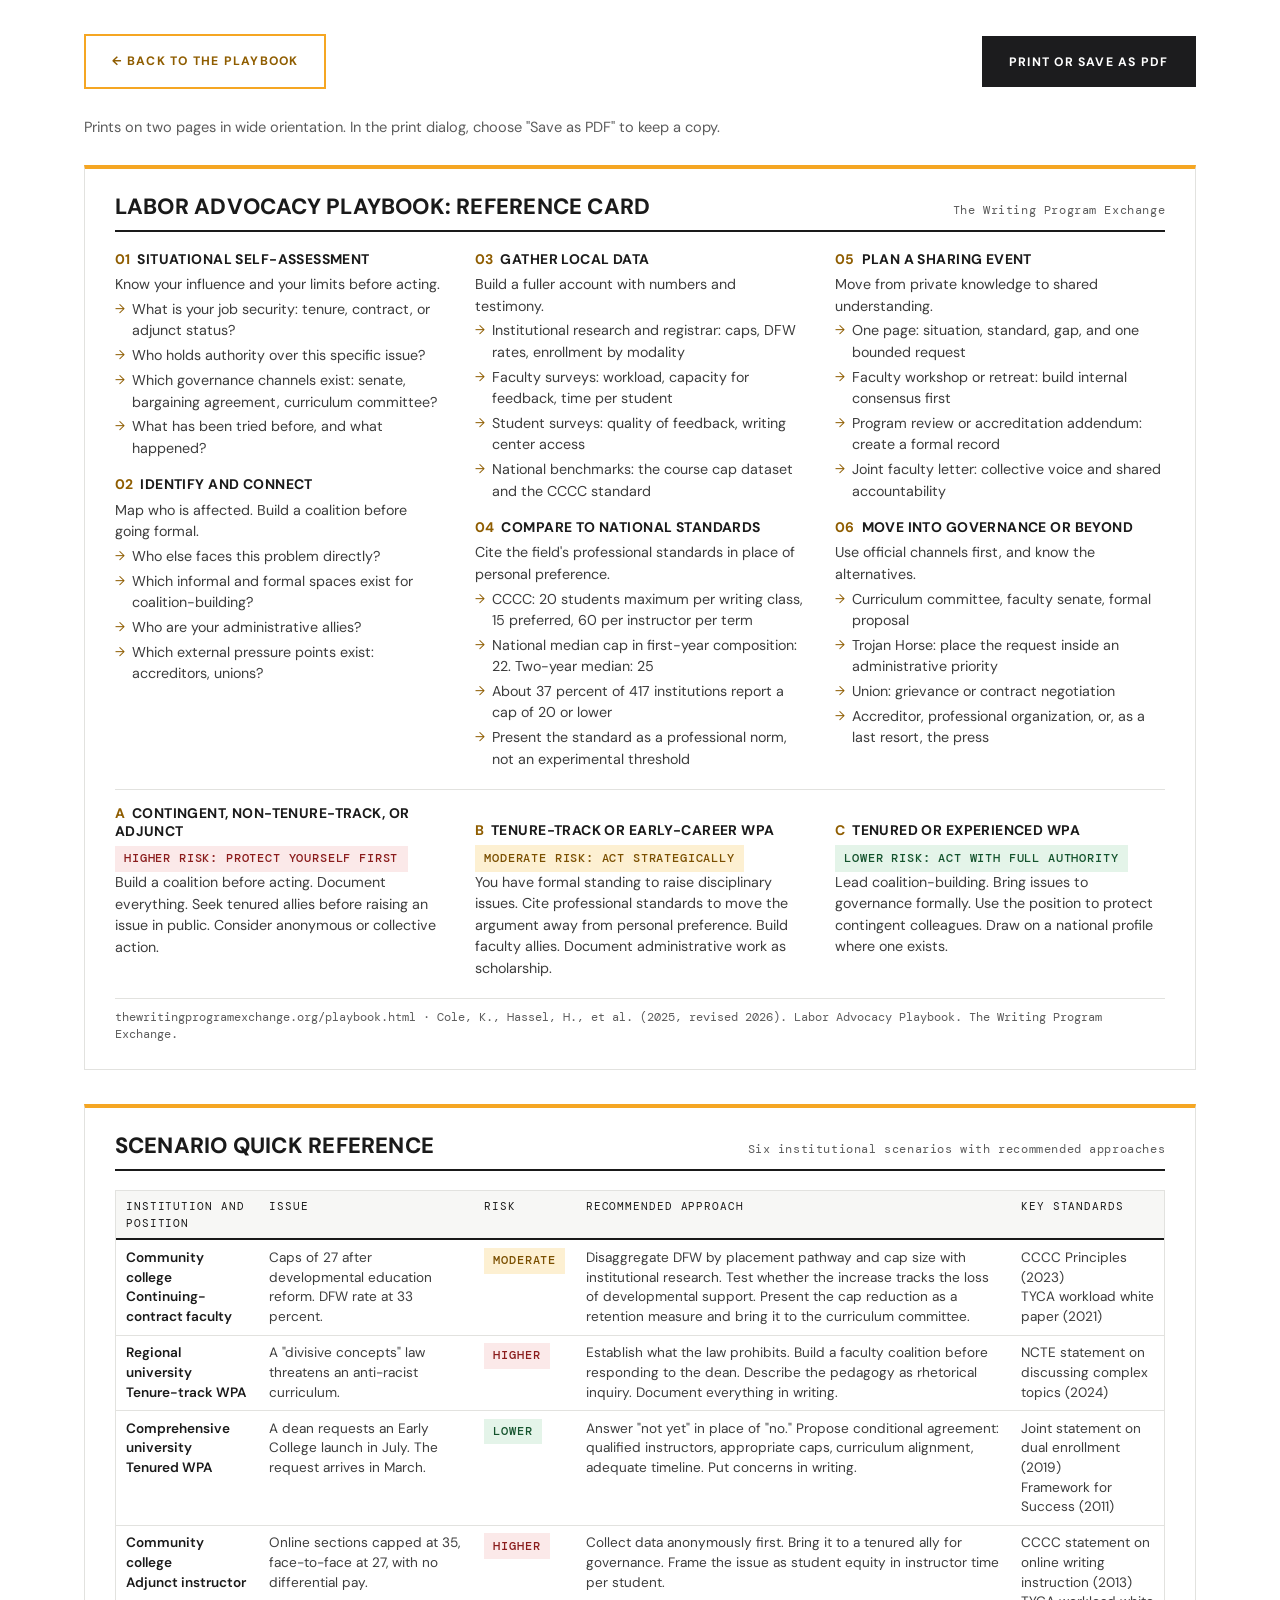
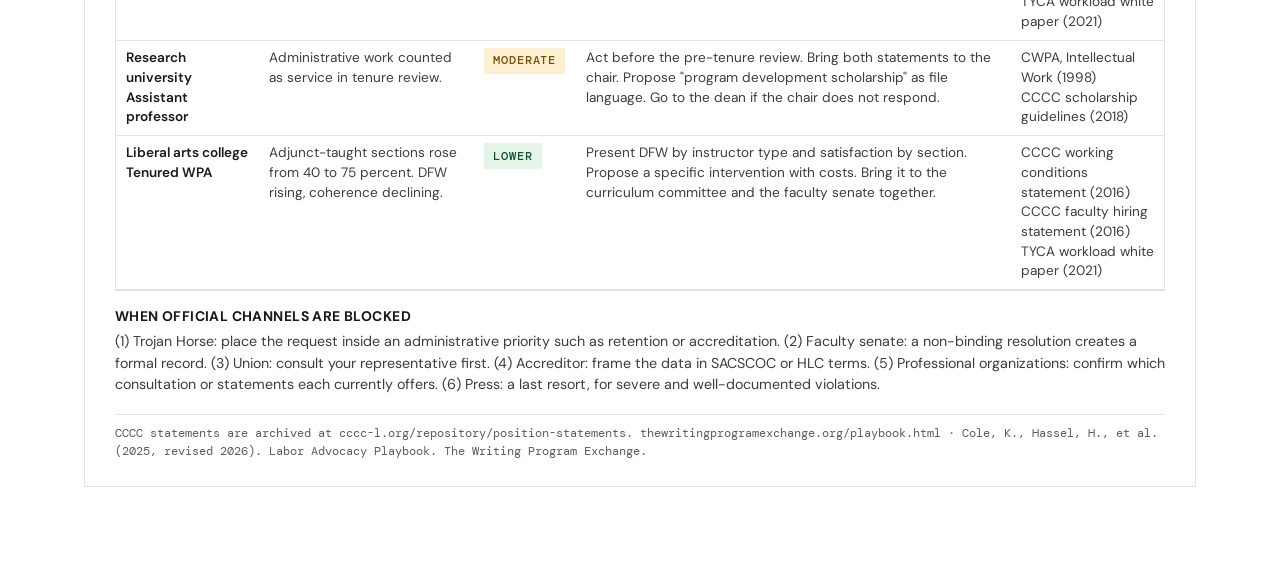
<file: playbook-card.html>
<!DOCTYPE html>
<html lang="en">
<head>
<meta charset="UTF-8">
<meta name="viewport" content="width=device-width, initial-scale=1.0">
<title>Playbook Reference Card · The Writing Program Exchange</title>
<meta name="description" content="A two-page printable summary of the Labor Advocacy Playbook: six steps, three positions, and six scenarios.">
<meta name="author" content="Kirsti Cole and Holly Hassel">
<link rel="canonical" href="https://thewritingprogramexchange.org/playbook-card.html">

<!-- Social sharing -->
<meta property="og:type" content="website">
<meta property="og:url" content="https://thewritingprogramexchange.org/playbook-card.html">
<meta property="og:title" content="Playbook Reference Card · The Writing Program Exchange">
<meta property="og:description" content="A two-page printable summary of the Labor Advocacy Playbook: six steps, three positions, and six scenarios.">
<meta property="og:image" content="https://thewritingprogramexchange.org/og-image.png">
<meta name="twitter:card" content="summary_large_image">
<meta name="twitter:title" content="Playbook Reference Card · The Writing Program Exchange">
<meta name="twitter:description" content="A two-page printable summary of the Labor Advocacy Playbook: six steps, three positions, and six scenarios.">
<meta name="twitter:image" content="https://thewritingprogramexchange.org/og-image.png">

<link rel="preconnect" href="https://fonts.googleapis.com">
<link rel="preconnect" href="https://fonts.gstatic.com" crossorigin>
<link href="https://fonts.googleapis.com/css2?family=DM+Sans:ital,wght@0,400;0,500;0,600;1,400&family=DM+Mono:wght@400;500&display=swap" rel="stylesheet">
<link href="https://fonts.cdnfonts.com/css/neue-machina" rel="stylesheet">
<link rel="stylesheet" href="site.css">
<style>body { padding-top: 0; } @media print { @page { size: letter landscape; margin: 0.45in; } }</style>
</head>
<body>
<a href="#main" class="skip-link">Skip to content</a>
<main id="main" class="card-page">
  <div class="card-bar no-print">
    <a href="playbook.html" class="btn-amber">← Back to the Playbook</a>
    <button type="button" class="btn-charcoal" data-print>Print or save as PDF</button>
  </div>
  <p class="table-note no-print" style="margin:0 0 1.5rem">Prints on two pages in wide orientation. In the print dialog, choose "Save as PDF" to keep a copy.</p>
  <section class="card-sheet">
    <div class="card-head"><h1 class="card-title">Labor Advocacy Playbook: Reference Card</h1><span class="card-sub">The Writing Program Exchange</span></div>
    <div class="card-cols">
      <div><div class="card-block"><h2><span>01</span>Situational Self-Assessment</h2><p>Know your influence and your limits before acting.</p><ul><li>What is your job security: tenure, contract, or adjunct status?</li><li>Who holds authority over this specific issue?</li><li>Which governance channels exist: senate, bargaining agreement, curriculum committee?</li><li>What has been tried before, and what happened?</li></ul></div><div class="card-block"><h2><span>02</span>Identify and Connect</h2><p>Map who is affected. Build a coalition before going formal.</p><ul><li>Who else faces this problem directly?</li><li>Which informal and formal spaces exist for coalition-building?</li><li>Who are your administrative allies?</li><li>Which external pressure points exist: accreditors, unions?</li></ul></div></div>
      <div><div class="card-block"><h2><span>03</span>Gather Local Data</h2><p>Build a fuller account with numbers and testimony.</p><ul><li>Institutional research and registrar: caps, DFW rates, enrollment by modality</li><li>Faculty surveys: workload, capacity for feedback, time per student</li><li>Student surveys: quality of feedback, writing center access</li><li>National benchmarks: the course cap dataset and the CCCC standard</li></ul></div><div class="card-block"><h2><span>04</span>Compare to National Standards</h2><p>Cite the field's professional standards in place of personal preference.</p><ul><li>CCCC: 20 students maximum per writing class, 15 preferred, 60 per instructor per term</li><li>National median cap in first-year composition: 22. Two-year median: 25</li><li>About 37 percent of 417 institutions report a cap of 20 or lower</li><li>Present the standard as a professional norm, not an experimental threshold</li></ul></div></div>
      <div><div class="card-block"><h2><span>05</span>Plan a Sharing Event</h2><p>Move from private knowledge to shared understanding.</p><ul><li>One page: situation, standard, gap, and one bounded request</li><li>Faculty workshop or retreat: build internal consensus first</li><li>Program review or accreditation addendum: create a formal record</li><li>Joint faculty letter: collective voice and shared accountability</li></ul></div><div class="card-block"><h2><span>06</span>Move into Governance or Beyond</h2><p>Use official channels first, and know the alternatives.</p><ul><li>Curriculum committee, faculty senate, formal proposal</li><li>Trojan Horse: place the request inside an administrative priority</li><li>Union: grievance or contract negotiation</li><li>Accreditor, professional organization, or, as a last resort, the press</li></ul></div></div>
    </div>
    <div class="card-cols" style="margin-top:1.1rem;padding-top:0.9rem;border-top:1px solid var(--rule)">
      <div class="card-block"><h2><span>A</span>Contingent, non-tenure-track, or adjunct</h2><p><span class="risk high">Higher risk: protect yourself first</span></p><p>Build a coalition before acting. Document everything. Seek tenured allies before raising an issue in public. Consider anonymous or collective action.</p></div>
      <div class="card-block"><h2><span>B</span>Tenure-track or early-career WPA</h2><p><span class="risk mid">Moderate risk: act strategically</span></p><p>You have formal standing to raise disciplinary issues. Cite professional standards to move the argument away from personal preference. Build faculty allies. Document administrative work as scholarship.</p></div>
      <div class="card-block"><h2><span>C</span>Tenured or experienced WPA</h2><p><span class="risk low">Lower risk: act with full authority</span></p><p>Lead coalition-building. Bring issues to governance formally. Use the position to protect contingent colleagues. Draw on a national profile where one exists.</p></div>
    </div>
    <p class="card-foot">thewritingprogramexchange.org/playbook.html · Cole, K., Hassel, H., et al. (2025, revised 2026). Labor Advocacy Playbook. The Writing Program Exchange.</p>
  </section>
  <section class="card-sheet">
    <div class="card-head"><h2 class="card-title">Scenario Quick Reference</h2><span class="card-sub">Six institutional scenarios with recommended approaches</span></div>
    <div class="table-wrap" role="region" aria-label="Table" tabindex="0"><table class="card-table">
      <thead><tr><th scope="col">Institution and position</th><th scope="col">Issue</th><th scope="col">Risk</th><th scope="col">Recommended approach</th><th scope="col">Key standards</th></tr></thead>
      <tbody>
        <tr><th scope="row">Community college<br>Continuing-contract faculty</th><td>Caps of 27 after developmental education reform. DFW rate at 33 percent.</td><td><span class="risk mid">Moderate</span></td><td>Disaggregate DFW by placement pathway and cap size with institutional research. Test whether the increase tracks the loss of developmental support. Present the cap reduction as a retention measure and bring it to the curriculum committee.</td><td>CCCC Principles (2023)<br>TYCA workload white paper (2021)</td></tr>
        <tr><th scope="row">Regional university<br>Tenure-track WPA</th><td>A "divisive concepts" law threatens an anti-racist curriculum.</td><td><span class="risk high">Higher</span></td><td>Establish what the law prohibits. Build a faculty coalition before responding to the dean. Describe the pedagogy as rhetorical inquiry. Document everything in writing.</td><td>NCTE statement on discussing complex topics (2024)</td></tr>
        <tr><th scope="row">Comprehensive university<br>Tenured WPA</th><td>A dean requests an Early College launch in July. The request arrives in March.</td><td><span class="risk low">Lower</span></td><td>Answer "not yet" in place of "no." Propose conditional agreement: qualified instructors, appropriate caps, curriculum alignment, adequate timeline. Put concerns in writing.</td><td>Joint statement on dual enrollment (2019)<br>Framework for Success (2011)</td></tr>
        <tr><th scope="row">Community college<br>Adjunct instructor</th><td>Online sections capped at 35, face-to-face at 27, with no differential pay.</td><td><span class="risk high">Higher</span></td><td>Collect data anonymously first. Bring it to a tenured ally for governance. Frame the issue as student equity in instructor time per student.</td><td>CCCC statement on online writing instruction (2013)<br>TYCA workload white paper (2021)</td></tr>
        <tr><th scope="row">Research university<br>Assistant professor</th><td>Administrative work counted as service in tenure review.</td><td><span class="risk mid">Moderate</span></td><td>Act before the pre-tenure review. Bring both statements to the chair. Propose "program development scholarship" as file language. Go to the dean if the chair does not respond.</td><td>CWPA, Intellectual Work (1998)<br>CCCC scholarship guidelines (2018)</td></tr>
        <tr><th scope="row">Liberal arts college<br>Tenured WPA</th><td>Adjunct-taught sections rose from 40 to 75 percent. DFW rising, coherence declining.</td><td><span class="risk low">Lower</span></td><td>Present DFW by instructor type and satisfaction by section. Propose a specific intervention with costs. Bring it to the curriculum committee and the faculty senate together.</td><td>CCCC working conditions statement (2016)<br>CCCC faculty hiring statement (2016)<br>TYCA workload white paper (2021)</td></tr>
      </tbody>
    </table></div>
    <div class="card-block" style="margin-top:1rem"><h3>When official channels are blocked</h3><p>(1) Trojan Horse: place the request inside an administrative priority such as retention or accreditation. (2) Faculty senate: a non-binding resolution creates a formal record. (3) Union: consult your representative first. (4) Accreditor: frame the data in SACSCOC or HLC terms. (5) Professional organizations: confirm which consultation or statements each currently offers. (6) Press: a last resort, for severe and well-documented violations.</p></div>
    <p class="card-foot">CCCC statements are archived at cccc-l.org/repository/position-statements. thewritingprogramexchange.org/playbook.html · Cole, K., Hassel, H., et al. (2025, revised 2026). Labor Advocacy Playbook. The Writing Program Exchange.</p>
  </section>
</main>
<script src="search-index.js"></script>
<script src="site.js"></script>
</body>
</html>
</file>
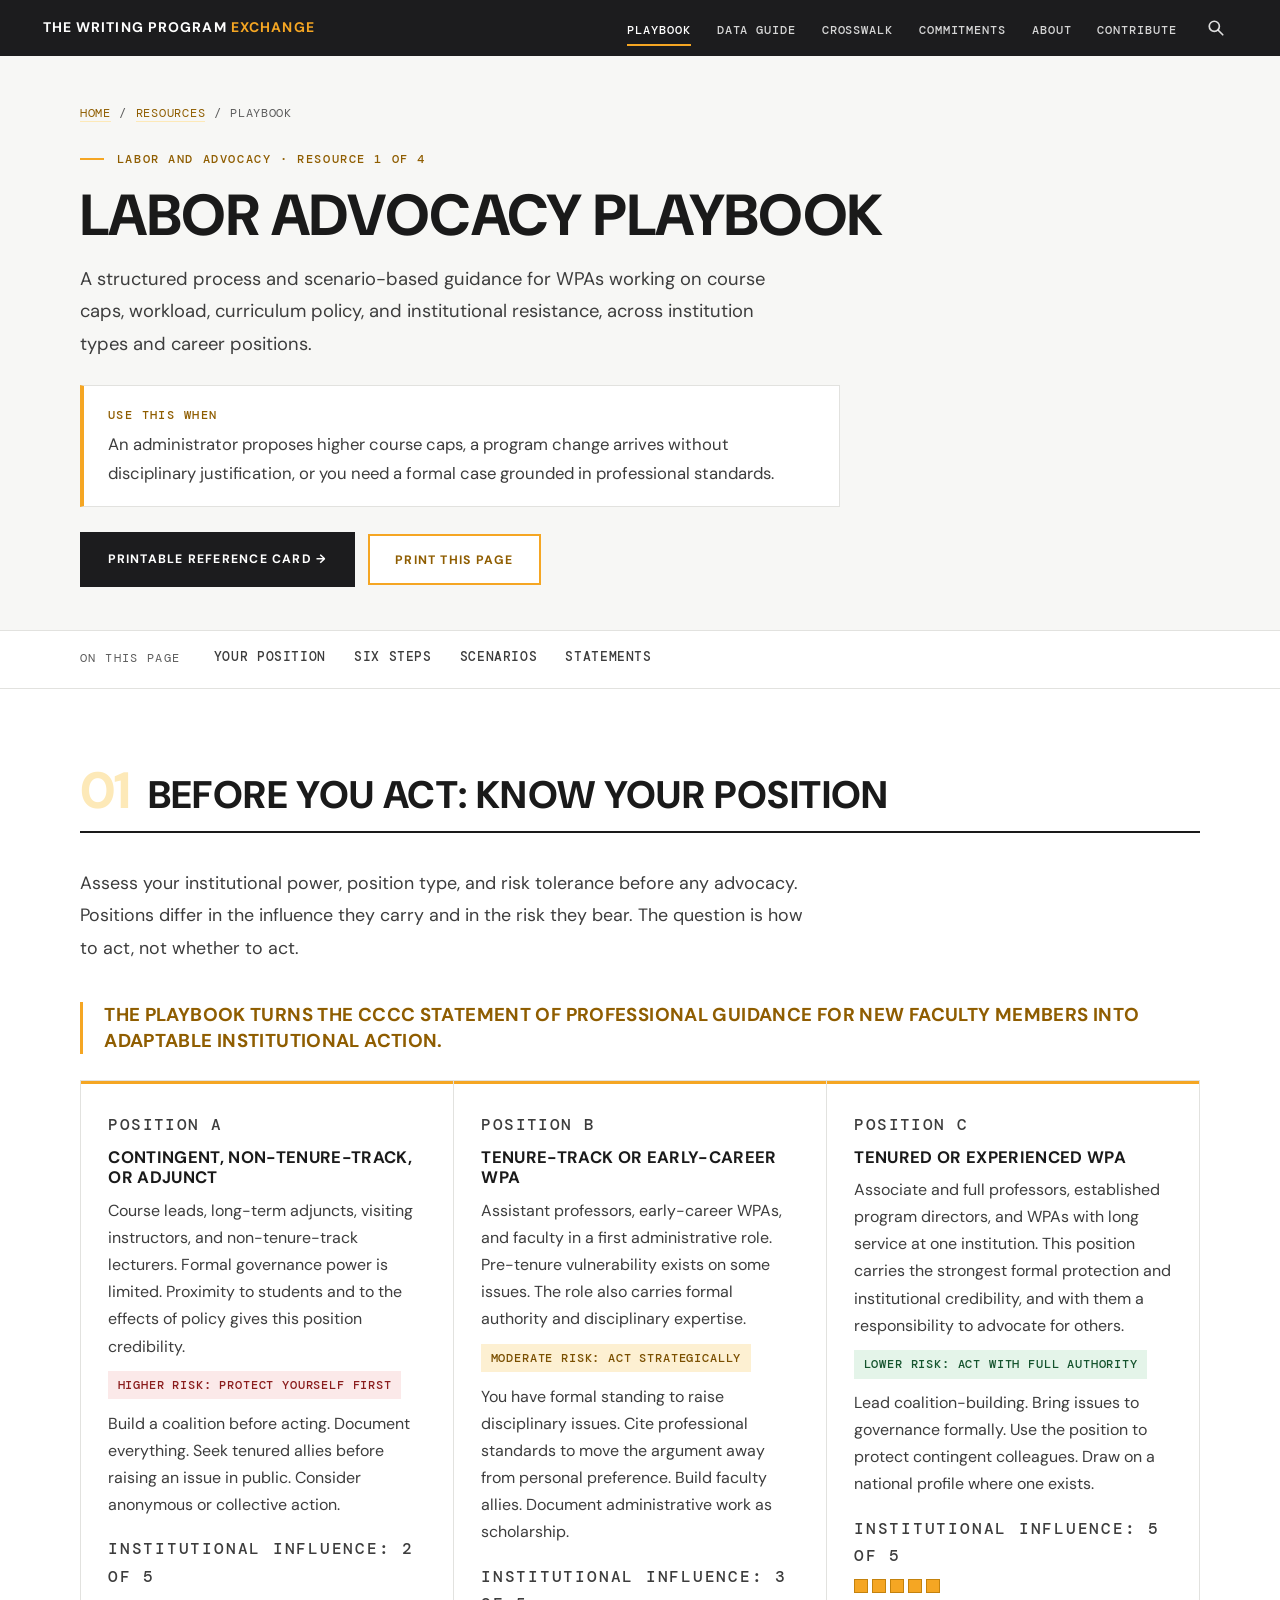
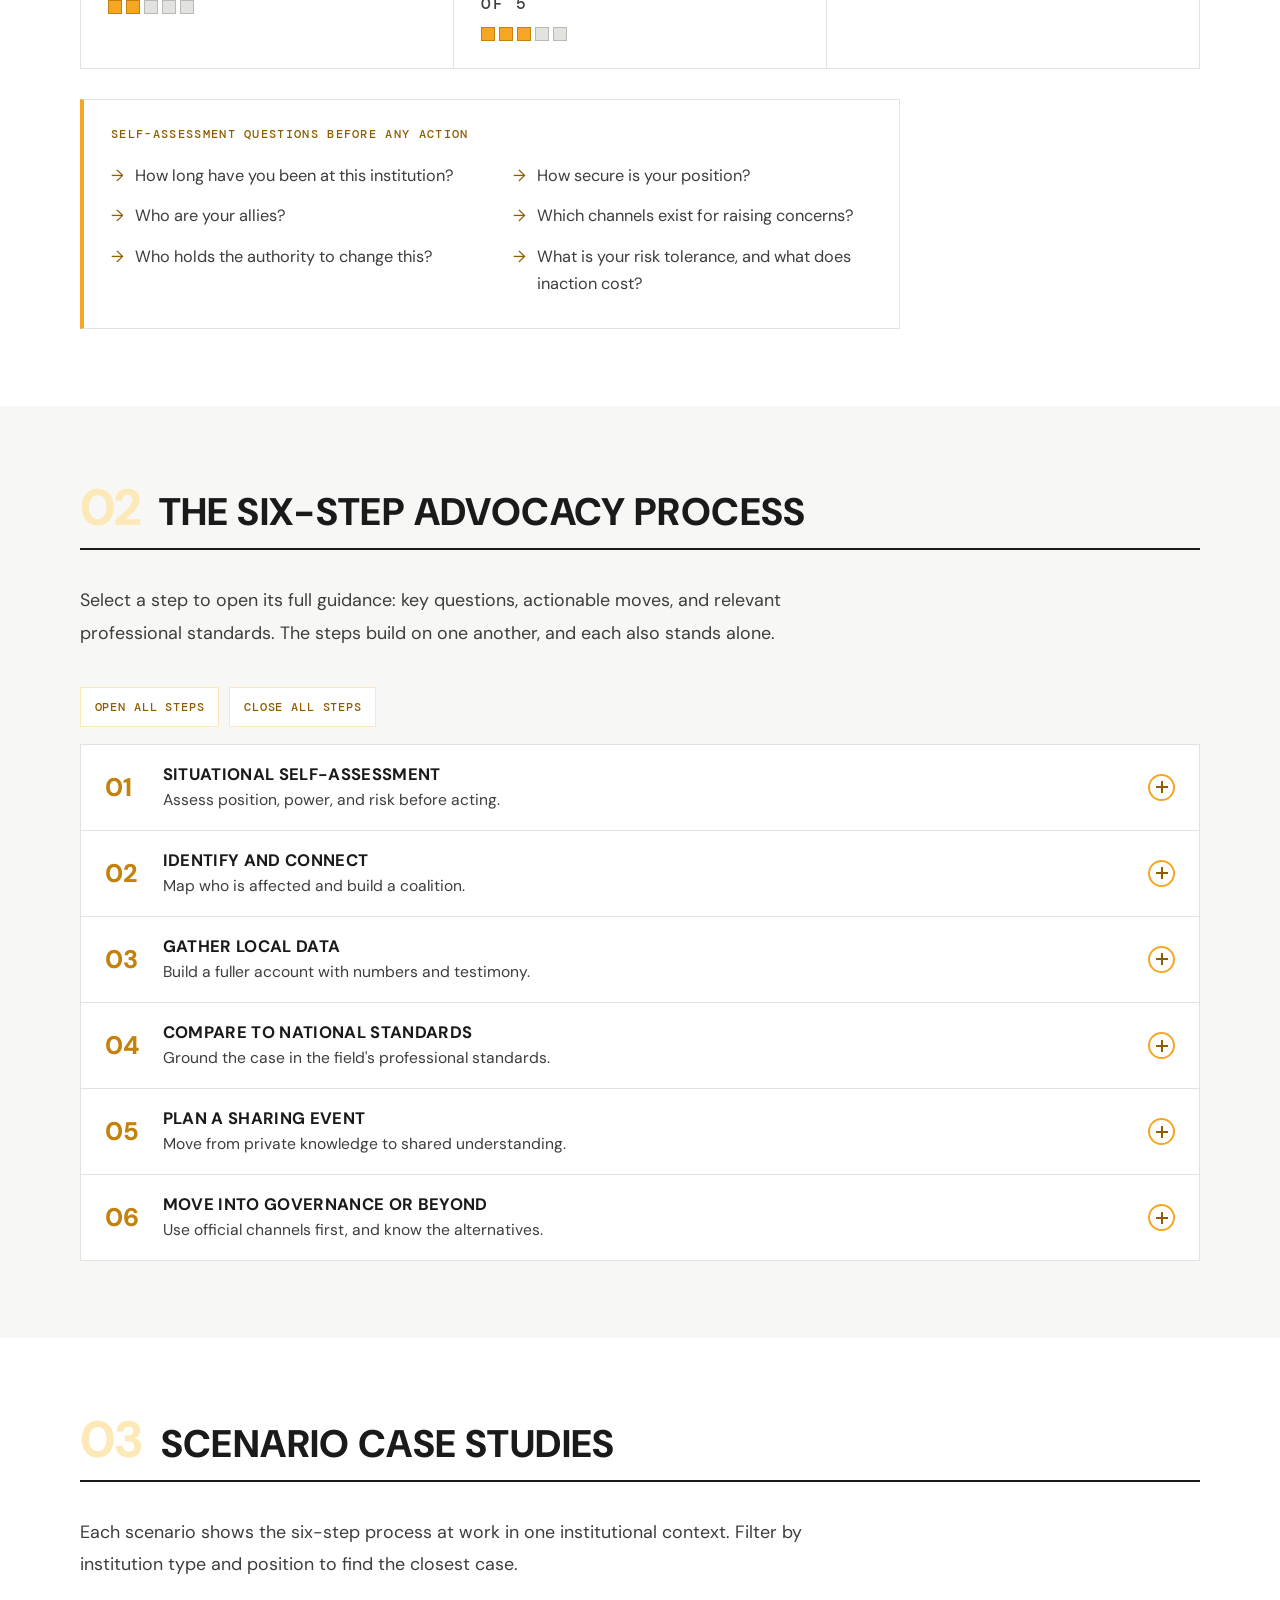
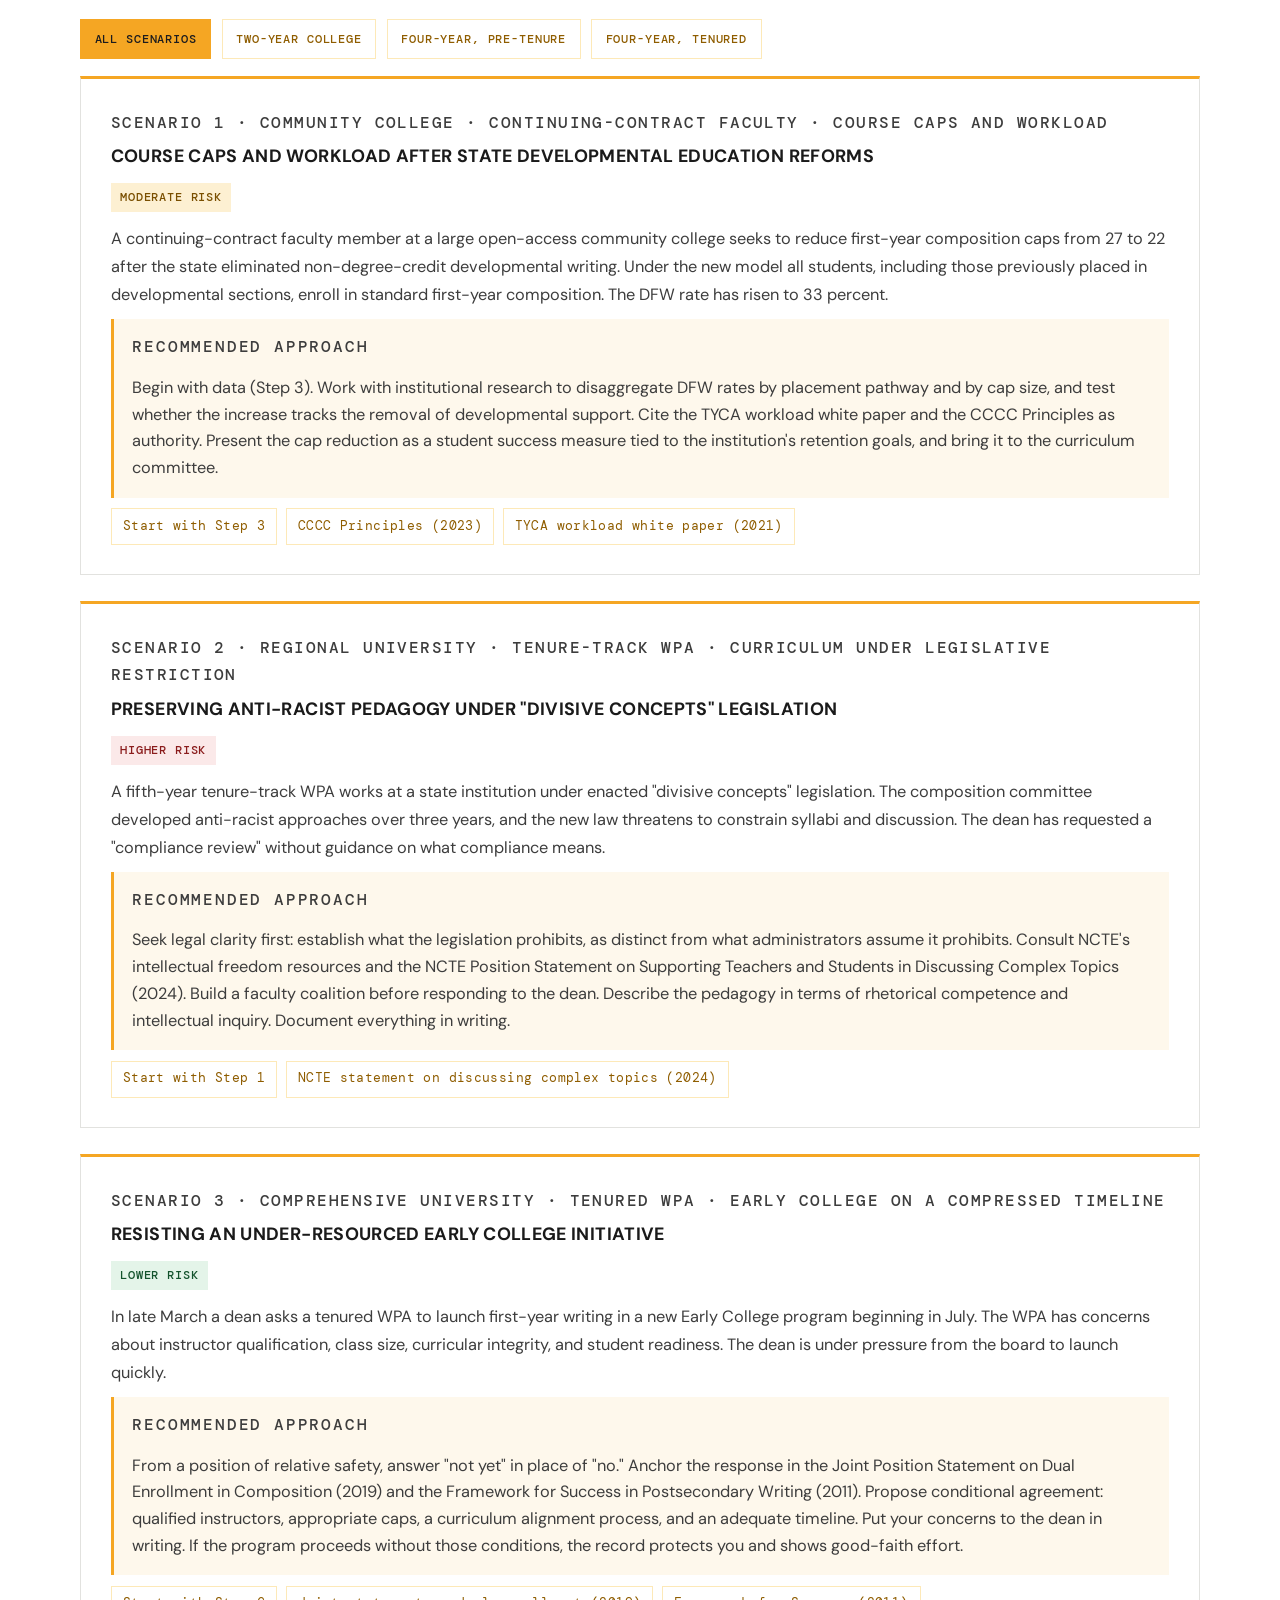
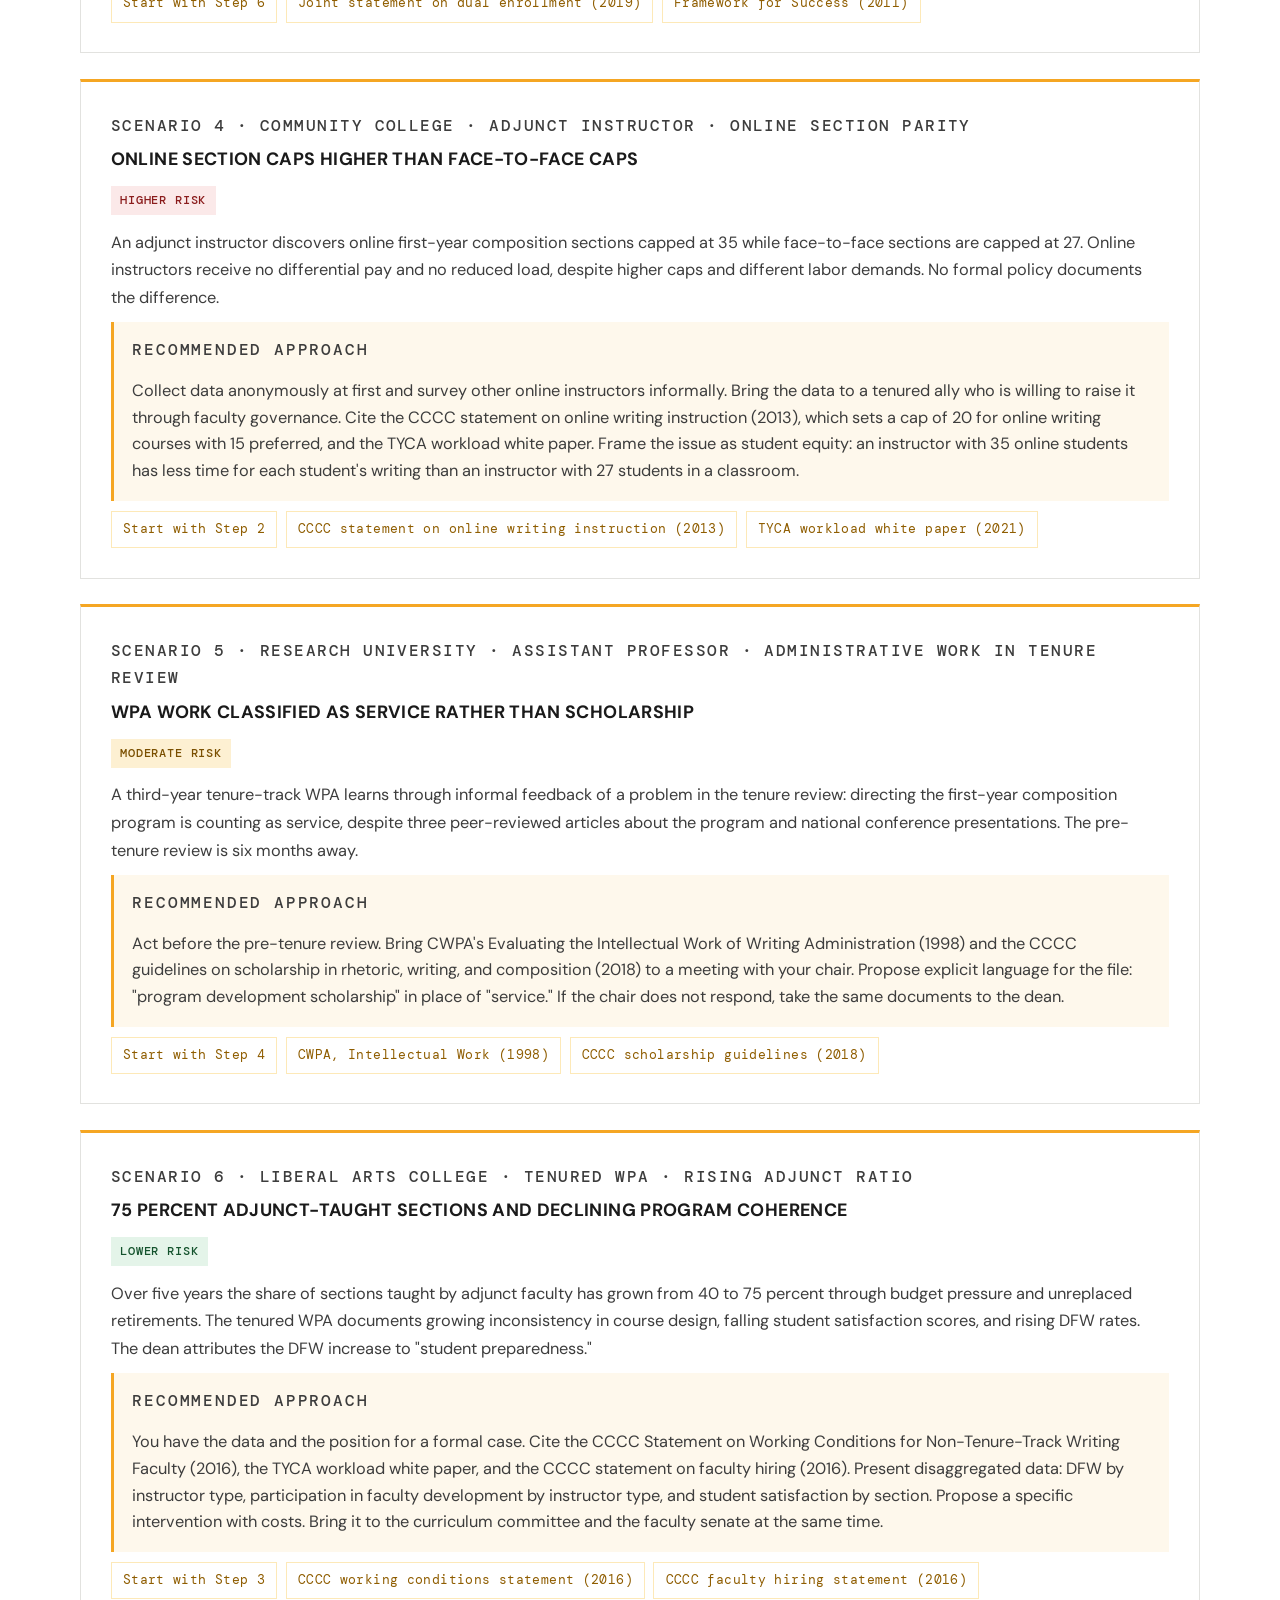
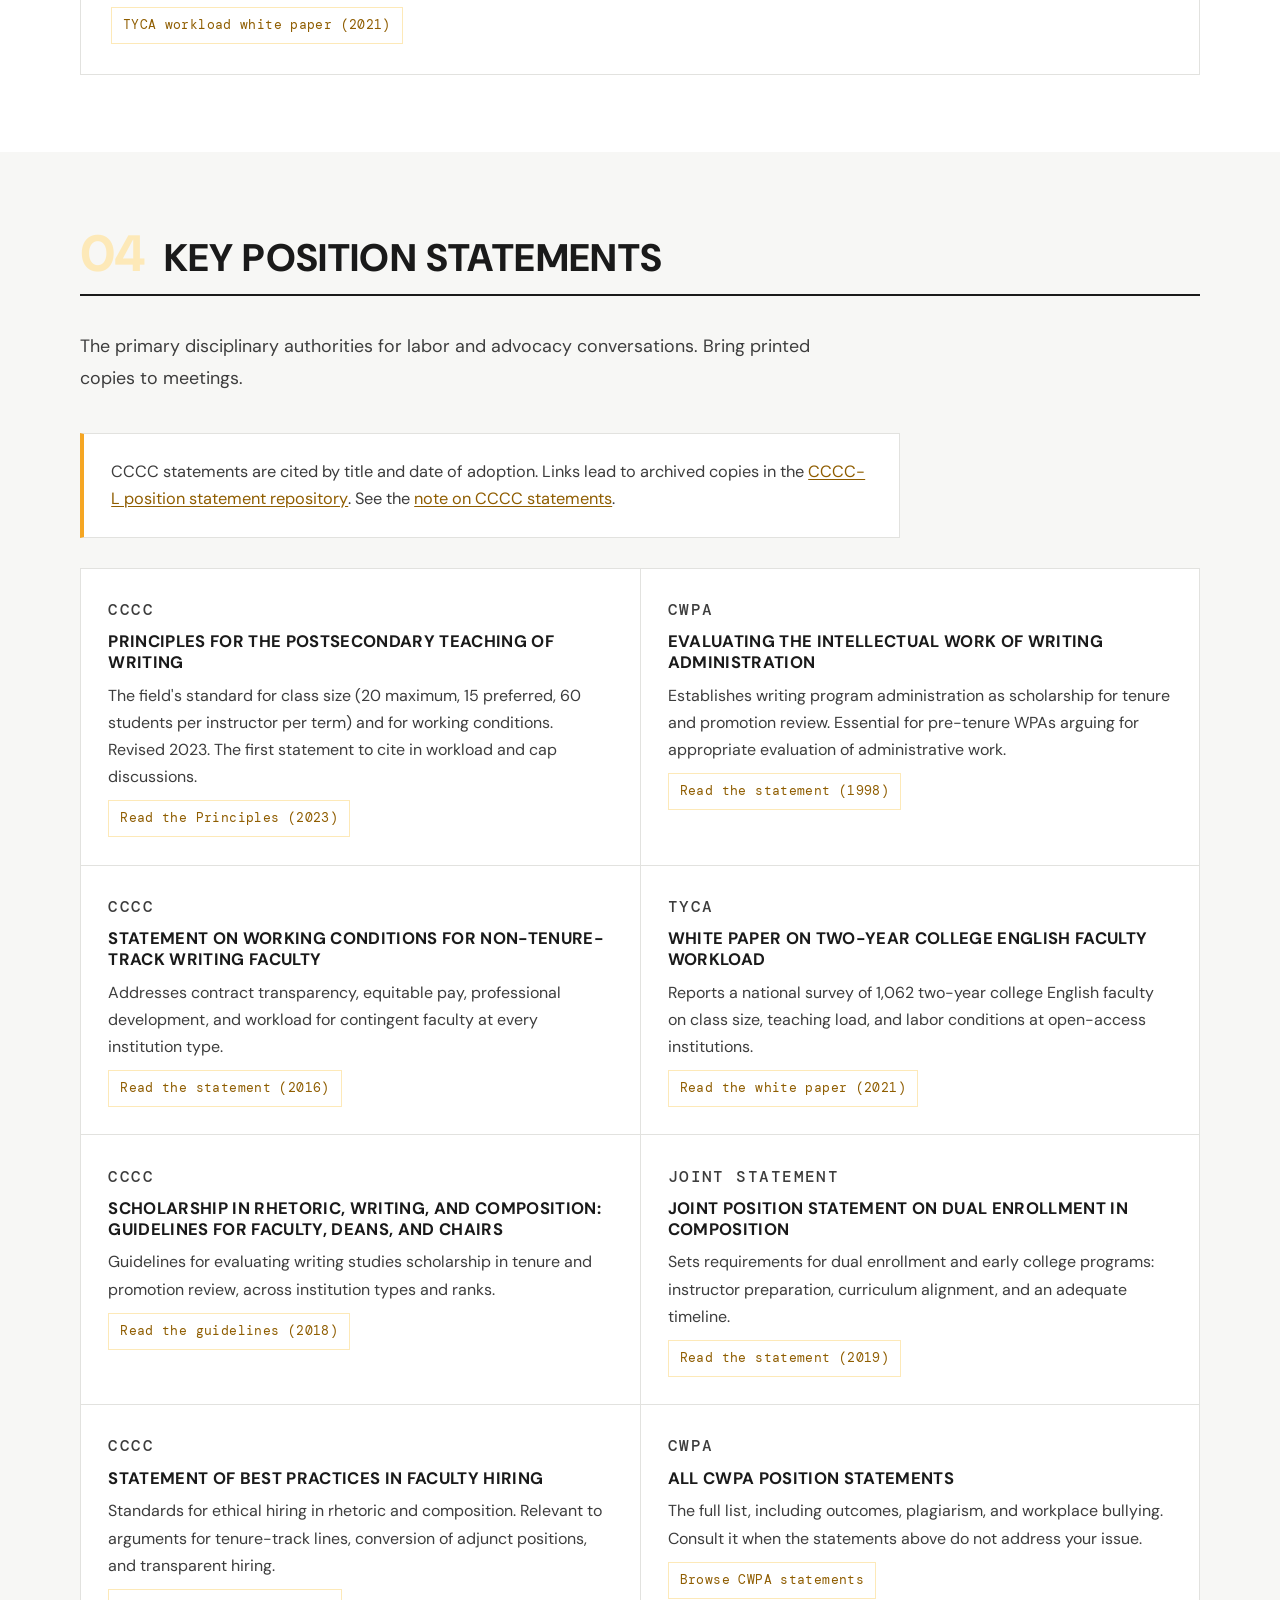
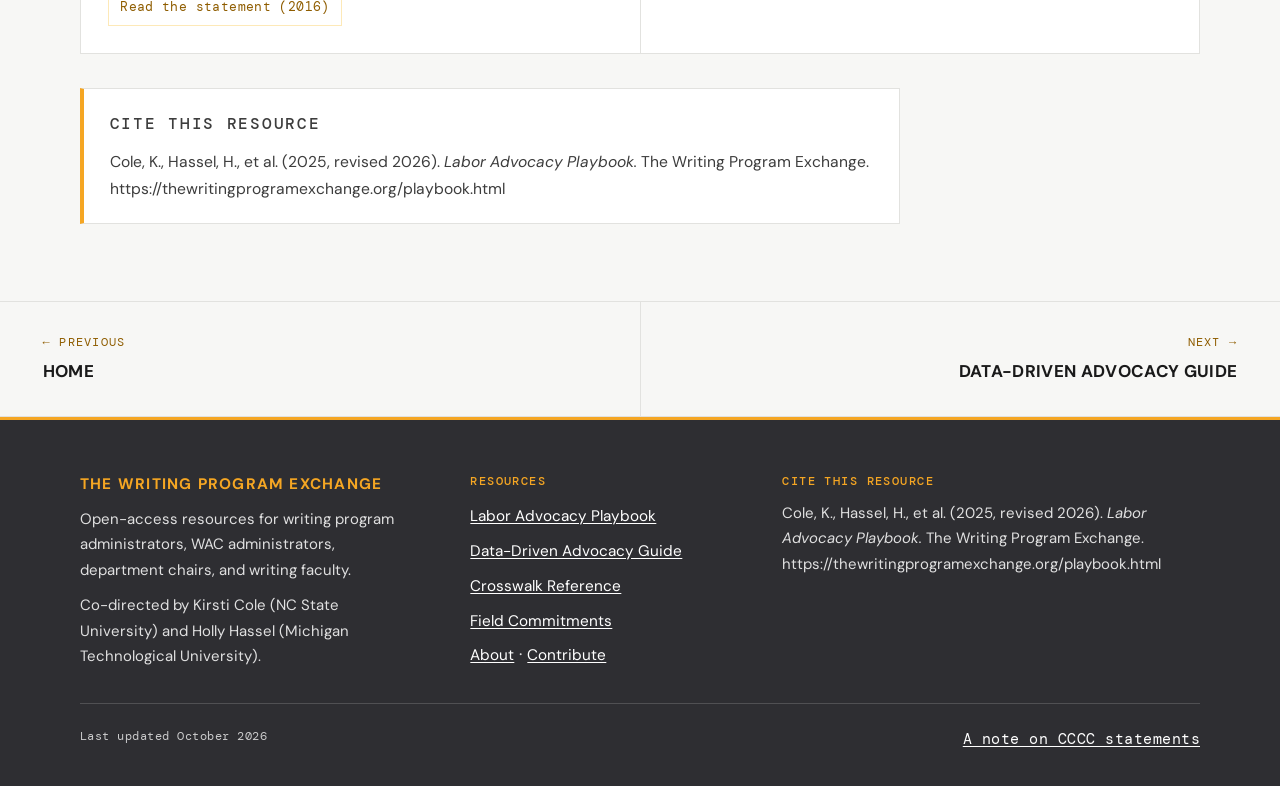
<file: playbook.html>
<!DOCTYPE html>
<html lang="en">
<head>
<meta charset="UTF-8">
<meta name="viewport" content="width=device-width, initial-scale=1.0">
<title>Labor Advocacy Playbook · The Writing Program Exchange</title>
<meta name="description" content="A six-step advocacy process, position guidance, and six institutional scenarios for writing program administrators working on course caps, workload, curriculum, and labor conditions.">
<meta name="author" content="Kirsti Cole and Holly Hassel">
<link rel="canonical" href="https://thewritingprogramexchange.org/playbook.html">

<!-- Social sharing -->
<meta property="og:type" content="website">
<meta property="og:url" content="https://thewritingprogramexchange.org/playbook.html">
<meta property="og:title" content="Labor Advocacy Playbook · The Writing Program Exchange">
<meta property="og:description" content="A six-step advocacy process, position guidance, and six institutional scenarios for writing program administrators working on course caps, workload, curriculum, and labor conditions.">
<meta property="og:image" content="https://thewritingprogramexchange.org/og-image.png">
<meta name="twitter:card" content="summary_large_image">
<meta name="twitter:title" content="Labor Advocacy Playbook · The Writing Program Exchange">
<meta name="twitter:description" content="A six-step advocacy process, position guidance, and six institutional scenarios for writing program administrators working on course caps, workload, curriculum, and labor conditions.">
<meta name="twitter:image" content="https://thewritingprogramexchange.org/og-image.png">

<link rel="preconnect" href="https://fonts.googleapis.com">
<link rel="preconnect" href="https://fonts.gstatic.com" crossorigin>
<link href="https://fonts.googleapis.com/css2?family=DM+Sans:ital,wght@0,400;0,500;0,600;1,400&family=DM+Mono:wght@400;500&display=swap" rel="stylesheet">
<link href="https://fonts.cdnfonts.com/css/neue-machina" rel="stylesheet">
<link rel="stylesheet" href="site.css">
</head>
<body>
<a href="#main" class="skip-link">Skip to content</a>

<!-- ===== SITE HEADER (identical on every page; edit all pages together) ===== -->
<header class="on-dark">
<nav class="site-nav" aria-label="Main">
  <a href="index.html" class="nav-name">The Writing Program <span>Exchange</span></a>
  <div class="nav-right">
    <ul class="nav-links">
      <li><a href="playbook.html" aria-current="page">Playbook</a></li>
      <li><a href="data.html">Data Guide</a></li>
      <li><a href="crosswalk_resource.html">Crosswalk</a></li>
      <li><a href="commitments.html">Commitments</a></li>
      <li><a href="index.html#about">About</a></li>
      <li><a href="index.html#contribute">Contribute</a></li>
    </ul>
    <div class="nav-search" id="navSearch" role="search">
      <button class="search-toggle" id="searchToggle" type="button" aria-label="Search all resources" aria-expanded="false" aria-controls="searchInputWrap">
        <svg width="18" height="18" viewBox="0 0 16 16" fill="none" aria-hidden="true" focusable="false">
          <circle cx="6.5" cy="6.5" r="4.5" stroke="currentColor" stroke-width="1.5"/>
          <path d="M10 10L14 14" stroke="currentColor" stroke-width="1.5" stroke-linecap="round"/>
        </svg>
      </button>
      <div class="search-input-wrap" id="searchInputWrap">
        <label for="searchInput" class="sr-only">Search all resources</label>
        <input class="search-input" id="searchInput" type="search" placeholder="Search all resources" autocomplete="off" spellcheck="false">
      </div>
      <div class="search-results" id="searchResults" role="region" aria-label="Search results" aria-live="polite"></div>
    </div>
    <button class="nav-hamburger" id="navHamburger" type="button" aria-label="Open menu" aria-expanded="false" aria-controls="mobileNav">
      <span></span><span></span><span></span>
    </button>
  </div>
</nav>
<div class="mobile-nav" id="mobileNav" hidden>
  <a href="playbook.html" aria-current="page">Playbook</a>
  <a href="data.html">Data Guide</a>
  <a href="crosswalk_resource.html">Crosswalk</a>
  <a href="commitments.html">Commitments</a>
  <a href="index.html#about">About</a>
  <a href="index.html#contribute">Contribute</a>
</div>
</header>
<!-- ===== END SITE HEADER ===== -->

<main id="main">

<section class="page-hero" id="top">
  <div class="page-hero-inner">
    <nav class="breadcrumb" aria-label="Breadcrumb">
      <ol>
        <li><a href="index.html">Home</a></li>
        <li><a href="index.html#resources">Resources</a></li>
        <li aria-current="page">Playbook</li>
      </ol>
    </nav>
    <p class="kicker">Labor and Advocacy · Resource 1 of 4</p>
    <h1 class="page-title">Labor Advocacy Playbook</h1>
    <p class="page-desc">A structured process and scenario-based guidance for WPAs working on course caps, workload, curriculum policy, and institutional resistance, across institution types and career positions.</p>
    <p class="use-when"><strong>Use this when</strong>An administrator proposes higher course caps, a program change arrives without disciplinary justification, or you need a formal case grounded in professional standards.</p>
    <div class="download-row">
      <a href="playbook-card.html" class="btn-charcoal">Printable reference card →</a>
      <button type="button" class="btn-amber" data-print>Print this page</button>
    </div>
  </div>
</section>

<nav class="jump-nav" aria-label="On this page">
  <div class="jump-nav-inner">
    <span class="jump-label" aria-hidden="true">On this page</span>
    <ul>
      <li><a href="#positions">Your position</a></li>
      <li><a href="#steps">Six steps</a></li>
      <li><a href="#scenarios">Scenarios</a></li>
      <li><a href="#statements">Statements</a></li>
    </ul>
  </div>
</nav>

<section id="positions">
  <div class="container">
    <div class="section-header">
      <div class="section-num" aria-hidden="true">01</div>
      <h2 class="section-title">Before You Act: Know Your Position</h2>
    </div>
    <p class="section-intro">Assess your institutional power, position type, and risk tolerance before any advocacy. Positions differ in the influence they carry and in the risk they bear. The question is how to act, not whether to act.</p>
    <p class="pull">The Playbook turns the CCCC Statement of Professional Guidance for New Faculty Members into adaptable institutional action.</p>
    <ul class="grid cols-3">
      <li class="tile top-amber">
        <p class="tile-meta">Position A</p>
        <h3 class="tile-title">Contingent, non-tenure-track, or adjunct</h3>
        <p>Course leads, long-term adjuncts, visiting instructors, and non-tenure-track lecturers. Formal governance power is limited. Proximity to students and to the effects of policy gives this position credibility.</p>
        <p><span class="risk high">Higher risk: protect yourself first</span></p>
        <p>Build a coalition before acting. Document everything. Seek tenured allies before raising an issue in public. Consider anonymous or collective action.</p>
        <p class="label" style="margin:1rem 0 0.4rem">Institutional influence: 2 of 5</p>
        <p class="lev" aria-hidden="true"><span class="lev-dot on"></span><span class="lev-dot on"></span><span class="lev-dot"></span><span class="lev-dot"></span><span class="lev-dot"></span></p>
      </li>
      <li class="tile top-amber">
        <p class="tile-meta">Position B</p>
        <h3 class="tile-title">Tenure-track or early-career WPA</h3>
        <p>Assistant professors, early-career WPAs, and faculty in a first administrative role. Pre-tenure vulnerability exists on some issues. The role also carries formal authority and disciplinary expertise.</p>
        <p><span class="risk mid">Moderate risk: act strategically</span></p>
        <p>You have formal standing to raise disciplinary issues. Cite professional standards to move the argument away from personal preference. Build faculty allies. Document administrative work as scholarship.</p>
        <p class="label" style="margin:1rem 0 0.4rem">Institutional influence: 3 of 5</p>
        <p class="lev" aria-hidden="true"><span class="lev-dot on"></span><span class="lev-dot on"></span><span class="lev-dot on"></span><span class="lev-dot"></span><span class="lev-dot"></span></p>
      </li>
      <li class="tile top-amber">
        <p class="tile-meta">Position C</p>
        <h3 class="tile-title">Tenured or experienced WPA</h3>
        <p>Associate and full professors, established program directors, and WPAs with long service at one institution. This position carries the strongest formal protection and institutional credibility, and with them a responsibility to advocate for others.</p>
        <p><span class="risk low">Lower risk: act with full authority</span></p>
        <p>Lead coalition-building. Bring issues to governance formally. Use the position to protect contingent colleagues. Draw on a national profile where one exists.</p>
        <p class="label" style="margin:1rem 0 0.4rem">Institutional influence: 5 of 5</p>
        <p class="lev" aria-hidden="true"><span class="lev-dot on"></span><span class="lev-dot on"></span><span class="lev-dot on"></span><span class="lev-dot on"></span><span class="lev-dot on"></span></p>
      </li>
    </ul>
    <div class="callout" style="margin-top:1.75rem">
      <h3 class="label">Self-assessment questions before any action</h3>
      <ul class="arrow-list two-col">
          <li>How long have you been at this institution?</li>
          <li>How secure is your position?</li>
          <li>Who are your allies?</li>
          <li>Which channels exist for raising concerns?</li>
          <li>Who holds the authority to change this?</li>
          <li>What is your risk tolerance, and what does inaction cost?</li>
        </ul>
    </div>
  </div>
</section>

<section id="steps" class="tint">
  <div class="container">
    <div class="section-header">
      <div class="section-num" aria-hidden="true">02</div>
      <h2 class="section-title">The Six-Step Advocacy Process</h2>
    </div>
    <p class="section-intro">Select a step to open its full guidance: key questions, actionable moves, and relevant professional standards. The steps build on one another, and each also stands alone.</p>
    <div class="acc-tools no-print">
      <button type="button" class="text-btn" data-acc-all="open" data-scope="stepList">Open all steps</button>
      <button type="button" class="text-btn" data-acc-all="close" data-scope="stepList">Close all steps</button>
    </div>
    <div id="stepList">
      <div class="acc" id="step-1">
        <h3><button type="button" class="acc-btn" aria-expanded="false" aria-controls="step-1-panel">
          <span class="acc-num" aria-hidden="true">01</span>
          <span class="acc-heading"><span class="acc-title"><span class="sr-only">Step 1: </span>Situational Self-Assessment</span><span class="acc-sum">Assess position, power, and risk before acting.</span></span>
          <span class="acc-icon" aria-hidden="true"></span>
        </button></h3>
        <div class="acc-panel" id="step-1-panel" hidden>
          <p>Advocacy begins with an honest reading of institutional context. The purpose is not delay. The purpose is action proportionate to your position and risk tolerance, aimed at the place where change is possible.</p>
          <h4>Key questions</h4>
          <ul class="arrow-list">
          <li>What is your job security: tenure, a long-term contract, a year-to-year appointment, or adjunct status?</li>
          <li>How long have you been at this institution, and how do the relevant decision-makers regard your work?</li>
          <li>What is the worst consequence of raising this issue, and is it one you are prepared to accept?</li>
          <li>What has been tried before on this issue, and what happened?</li>
          <li>Which formal governance structures exist: a curriculum committee, a faculty senate, collective bargaining?</li>
          <li>What are the institution's stated priorities this year, and how does your issue fit within them?</li>
        </ul>
          <h4>Actionable moves</h4>
          <ul class="arrow-list">
          <li>Write a private memo laying out your position, power, and goals. It clarifies your thinking and records your intent.</li>
          <li>Review your contract or the faculty handbook for relevant policies before raising the issue formally.</li>
          <li>Ask two or three senior colleagues who have handled similar issues for informal advice.</li>
          <li>Map the decision structure: who holds authority over this issue, and where does the formal authority sit?</li>
          <li>Read the political moment. Accreditation cycles, new administrators, program reviews, and budget conversations create openings.</li>
        </ul>
          <h4>If you are in a higher-risk position</h4>
          <ul class="arrow-list">
          <li>Identify a tenured ally willing to raise the issue with you or on your behalf, with full credit to you.</li>
          <li>Consider anonymous or collective data collection before attaching your name in public.</li>
          <li>Know your union contract or collective bargaining agreement, if one exists. It often provides formal channels and protections.</li>
        </ul>
        </div>
      </div>
      <div class="acc" id="step-2">
        <h3><button type="button" class="acc-btn" aria-expanded="false" aria-controls="step-2-panel">
          <span class="acc-num" aria-hidden="true">02</span>
          <span class="acc-heading"><span class="acc-title"><span class="sr-only">Step 2: </span>Identify and Connect</span><span class="acc-sum">Map who is affected and build a coalition.</span></span>
          <span class="acc-icon" aria-hidden="true"></span>
        </button></h3>
        <div class="acc-panel" id="step-2-panel" hidden>
          <p>Advocacy on structural issues such as class size and workload rarely succeeds when one person acts alone. This step maps who is affected and builds the coalition needed for change.</p>
          <p>Coalition-building differs from sharing complaints. The aim is to find people who face the same problem, who are willing to work toward a solution, and who help you reach decision-makers.</p>
          <h4>Key questions</h4>
          <ul class="arrow-list">
          <li>Who else is directly affected: faculty, students, staff, coordinators, writing center directors?</li>
          <li>Which spaces already exist for raising the issue: department meetings, program committees, faculty learning communities?</li>
          <li>Are there administrative allies, such as a dean of students, institutional research staff, or a new administrator?</li>
          <li>Which external pressure points exist: accrediting bodies, state systems, professional organizations?</li>
        </ul>
          <h4>Actionable moves</h4>
          <ul class="arrow-list">
          <li>Hold informal conversations before organizing anything formal. Listen more than you speak at this stage.</li>
          <li>Identify a core group of three to five people across roles and ranks who are motivated and well placed.</li>
          <li>Map governance: which committees, bodies, or processes have jurisdiction over the issue?</li>
          <li>Look for moments with built-in urgency, such as program reviews, curricular revisions, and accreditation self-studies.</li>
          <li>Find out whether your institution has an ombudsperson, a faculty senate, or a union with jurisdiction.</li>
        </ul>
          <h4>Mistakes to avoid</h4>
          <ul class="arrow-list">
          <li>Do not share private conversations without explicit permission.</li>
          <li>Do not read sympathy as willingness to act in public. Ask people directly what they are willing to do.</li>
          <li>Do not organize by email before you are ready to go formal. Email creates a record.</li>
        </ul>
        </div>
      </div>
      <div class="acc" id="step-3">
        <h3><button type="button" class="acc-btn" aria-expanded="false" aria-controls="step-3-panel">
          <span class="acc-num" aria-hidden="true">03</span>
          <span class="acc-heading"><span class="acc-title"><span class="sr-only">Step 3: </span>Gather Local Data</span><span class="acc-sum">Build a fuller account with numbers and testimony.</span></span>
          <span class="acc-icon" aria-hidden="true"></span>
        </button></h3>
        <div class="acc-panel" id="step-3-panel" hidden>
          <p>Administrative decisions often rest on incomplete data. Your task is a fuller account: the metrics administrators already track (enrollment, student credit hours, DFW rates, retention) together with a disciplinary reading of what those numbers mean.</p>
          <p>Data feminism matters here. Ask what the data shows, who produced it, what it was designed to measure, and what it systematically leaves out (D'Ignazio and Klein, 2020).</p>
          <h4>Data sources to pursue</h4>
          <ul class="arrow-list">
          <li><strong>Institutional research or institutional effectiveness:</strong> class size distributions, DFW rates by section, enrollment by course type and modality.</li>
          <li><strong>Registrar:</strong> historical enrollment, section caps, and waitlists. Waitlists document demand.</li>
          <li><strong>Faculty surveys:</strong> workload, time spent per student per week, capacity for feedback.</li>
          <li><strong>Student surveys:</strong> perceived quality of feedback, writing center access, connection to the instructor.</li>
          <li><strong>National data:</strong> the national course cap dataset in the <a href="data.html#benchmarks">Data Guide</a>, the CCCC Principles, and the TYCA workload white paper.</li>
        </ul>
          <h4>Data feminism checks</h4>
          <ul class="arrow-list">
          <li>Before presenting data, state its limits: what it does not measure, and why.</li>
          <li>Ask whether the data overrepresents some groups, such as full-time faculty over adjuncts or residential students over commuters.</li>
          <li>Pair numbers with accounts from faculty and students, with explicit permission from each person.</li>
          <li>Credit the people whose labor produced the data, and ask whether they are in the room when it is presented.</li>
        </ul>
          <h4>Tools</h4><div class="link-row"><a href="data.html">Data-Driven Advocacy Guide</a><a href="data.html#compare">Compare your program</a><a href="https://ccdigitalpress.org/book/radiant-figures/ch-dfwi.html" target="_blank" rel="noopener">Mueller, "Silhouette of DFWI"<span class="sr-only"> (opens in a new tab)</span></a></div>
        </div>
      </div>
      <div class="acc" id="step-4">
        <h3><button type="button" class="acc-btn" aria-expanded="false" aria-controls="step-4-panel">
          <span class="acc-num" aria-hidden="true">04</span>
          <span class="acc-heading"><span class="acc-title"><span class="sr-only">Step 4: </span>Compare to National Standards</span><span class="acc-sum">Ground the case in the field's professional standards.</span></span>
          <span class="acc-icon" aria-hidden="true"></span>
        </button></h3>
        <div class="acc-panel" id="step-4-panel" hidden>
          <p>A local complaint becomes a disciplinary argument when it rests on the field's published standards. Statements from CCCC, CWPA, TYCA, and MLA record professional consensus, and citing them moves the argument away from individual preference.</p>
          <p>Find the statement closest to your issue, quote it accurately, and set your local data beside it.</p>
          <h4>Core standards to know</h4>
          <ul class="arrow-list">
          <li><strong>CCCC, Principles for the Postsecondary Teaching of Writing (revised 2023):</strong> no more than 20 students per writing class, 15 preferred, and no more than 60 writing students per instructor per term.</li>
          <li><strong>National course cap dataset:</strong> among 417 institutions reporting a first-year composition cap, the median is 22. The two-year college median is 25. About 37 percent report a cap of 20 or lower.</li>
          <li><strong>CWPA, Evaluating the Intellectual Work of Writing Administration (1998):</strong> writing program administration is scholarship and merits evaluation as scholarship in tenure and promotion review.</li>
        </ul>
          <h4>How to use the standards in a meeting</h4>
          <ul class="arrow-list">
          <li>Quote the standard exactly and bring a printed copy. Precision matters with administrators.</li>
          <li>Set your data beside it: "Our cap of 27 sits 7 students above the CCCC maximum of 20 and 2 above the national two-year college median of 25."</li>
          <li>Frame the issue as professional ethics: "This is the standard the field has set for effective instruction. It is not my preference."</li>
          <li>If you meet resistance, return to the data: "Among 417 institutions reporting a first-year composition cap, the median is 22. Ours is 27."</li>
          <li>Present the gap as a student success issue. Larger sections leave less time for response to each student's writing, and the CCCC Principles tie class size to the conditions for effective instruction.</li>
        </ul>
          <h4>A note on evidence</h4>
          <ul class="arrow-list">
          <li>The 20 and 60 figures are professional norms grounded in workload analysis. Present them as the field's standard, and do not present them as an experimentally established threshold. <a href="commitments.html#conditions">Field Commitments</a> explains the distinction.</li>
        </ul>
          <h4>Key statements</h4><div class="link-row"><a href="https://www.cccc-l.org/repository/position-statements/professional-standards-and-resources-teaching-and-learning/principles-for-the-postsecondary-teaching-of-writing/" target="_blank" rel="noopener">CCCC Principles (2023)<span class="sr-only"> (opens in a new tab)</span></a><a href="https://wpacouncil.org/aws/CWPA/pt/sp/statements" target="_blank" rel="noopener">CWPA statements<span class="sr-only"> (opens in a new tab)</span></a><a href="https://ncte.org/groups/tyca/tyca-position-statements/" target="_blank" rel="noopener">TYCA statements<span class="sr-only"> (opens in a new tab)</span></a><a href="https://ncte.org/wp-content/uploads/2021/04/TYC_English_Faculty_Workload.pdf" target="_blank" rel="noopener">TYCA workload white paper<span class="sr-only"> (opens in a new tab)</span></a></div>
        </div>
      </div>
      <div class="acc" id="step-5">
        <h3><button type="button" class="acc-btn" aria-expanded="false" aria-controls="step-5-panel">
          <span class="acc-num" aria-hidden="true">05</span>
          <span class="acc-heading"><span class="acc-title"><span class="sr-only">Step 5: </span>Plan a Sharing Event</span><span class="acc-sum">Move from private knowledge to shared understanding.</span></span>
          <span class="acc-icon" aria-hidden="true"></span>
        </button></h3>
        <div class="acc-panel" id="step-5-panel" hidden>
          <p>With data, national context, and a coalition in place, you need an occasion for collective interpretation. A formal presentation is one option. A department retreat activity, a program committee discussion, and a faculty learning community meeting also serve.</p>
          <p>The strategic question is whether to include administrative leadership from the start or to build consensus first.</p>
          <h4>Key strategic decisions</h4>
          <ul class="arrow-list">
          <li>Which format fits the audience: a data presentation, a facilitated discussion, a workshop, a written report?</li>
          <li>Who belongs in the room: faculty first, or chairs and deans from the start?</li>
          <li>What outcome do you want: shared understanding, a formal resolution, a committee recommendation?</li>
          <li>Which follow-up structure sustains momentum after the event?</li>
        </ul>
          <h4>Format options by goal</h4>
          <ul class="arrow-list">
          <li><strong>To build internal consensus first:</strong> a faculty workshop using this Playbook, anonymized survey results returned to participants, or a program retreat with a data presentation.</li>
          <li><strong>To make the case to administration:</strong> a one-page data brief for the chair, a program review addendum, or a section of the accreditation self-study.</li>
          <li><strong>To create a shared record:</strong> a program assessment report, a faculty senate white paper, or a joint letter to the dean signed by multiple faculty.</li>
          <li><strong>To raise urgency:</strong> a direct conversation with the chair anchored in the CCCC standard, or a formal request to present data to the dean.</li>
        </ul>
          <h4>The one-page principle</h4>
          <ul class="arrow-list">
          <li>Administrators often do not read long documents. Prepare one page: the current situation, the national standard, the gap, and one specific, bounded request.</li>
          <li>Pair the page with a longer evidence document for readers who want the full case.</li>
        </ul>
        </div>
      </div>
      <div class="acc" id="step-6">
        <h3><button type="button" class="acc-btn" aria-expanded="false" aria-controls="step-6-panel">
          <span class="acc-num" aria-hidden="true">06</span>
          <span class="acc-heading"><span class="acc-title"><span class="sr-only">Step 6: </span>Move into Governance or Beyond</span><span class="acc-sum">Use official channels first, and know the alternatives.</span></span>
          <span class="acc-icon" aria-hidden="true"></span>
        </button></h3>
        <div class="acc-panel" id="step-6-panel" hidden>
          <p>Where momentum exists, move through official channels. Bring a formal proposal to the curriculum committee, the faculty senate, or the relevant administrative body, framed with disciplinary authority and local data.</p>
          <p>Where official channels are blocked, other routes remain. The Trojan Horse approach places your request inside an initiative the administration already values, such as accreditation preparation, student success, or strategic planning. The data stays the same and the frame changes.</p>
          <h4>Decision framework</h4>
          <ul class="arrow-list">
          <li><strong>The decision-maker is persuadable:</strong> prepare a formal proposal with data and go through official channels.</li>
          <li><strong>A governance body has authority:</strong> bring the issue to the curriculum committee, the faculty senate, or the relevant body.</li>
          <li><strong>Official channels are blocked:</strong> consider the options below.</li>
        </ul>
          <h4>When official channels are blocked</h4>
          <ul class="arrow-list">
          <li><strong>Trojan Horse:</strong> place the request inside an initiative the administration already values, such as accreditation preparation, a retention initiative, DEI planning, or a strategic planning cycle.</li>
          <li><strong>Faculty senate or governance:</strong> bring a resolution or a white paper. A non-binding resolution still creates a formal record and signals a collective faculty position.</li>
          <li><strong>Collective bargaining or union:</strong> where a union exists, contract negotiation and grievance processes provide formal recourse. Consult your union representative first.</li>
          <li><strong>Accreditor:</strong> regional accreditors such as SACSCOC and HLC review evidence of student learning and success. Frame your data in accreditation terms.</li>
          <li><strong>Professional organizations:</strong> TYCA, CWPA, MLA, and AAUP publish standards, and some offer consultation or statements of concern. Confirm what each currently offers. The status of CCCC changed in July 2026, and its statements remain available through the <a href="https://www.cccc-l.org/repository/position-statements/" target="_blank" rel="noopener">CCCC-L repository<span class="sr-only"> (opens in a new tab)</span></a>.</li>
          <li><strong>Public or press:</strong> a last resort, appropriate only for severe and well-documented violations.</li>
        </ul>
        </div>
      </div>
    </div>
  </div>
</section>

<section id="scenarios">
  <div class="container">
    <div class="section-header">
      <div class="section-num" aria-hidden="true">03</div>
      <h2 class="section-title">Scenario Case Studies</h2>
    </div>
    <p class="section-intro">Each scenario shows the six-step process at work in one institutional context. Filter by institution type and position to find the closest case.</p>
    <div class="acc-tools no-print" role="group" aria-label="Filter scenarios">
      <button type="button" class="text-btn" data-filter="all" aria-pressed="true">All scenarios</button>
      <button type="button" class="text-btn" data-filter="two" aria-pressed="false">Two-year college</button>
      <button type="button" class="text-btn" data-filter="pre" aria-pressed="false">Four-year, pre-tenure</button>
      <button type="button" class="text-btn" data-filter="ten" aria-pressed="false">Four-year, tenured</button>
    </div>
    <p class="sr-only" id="scenarioStatus" aria-live="polite"></p>
    <div id="scenarioList">
      <article class="panel" id="scenario-caps-workload" data-type="two">
        <p class="tile-meta">Scenario 1 · Community college · Continuing-contract faculty · Course caps and workload</p>
        <h3 class="panel-title">Course Caps and Workload After State Developmental Education Reforms</h3>
        <p><span class="risk mid">Moderate risk</span></p>
        <p>A continuing-contract faculty member at a large open-access community college seeks to reduce first-year composition caps from 27 to 22 after the state eliminated non-degree-credit developmental writing. Under the new model all students, including those previously placed in developmental sections, enroll in standard first-year composition. The DFW rate has risen to 33 percent.</p>
        <div class="script"><p class="label">Recommended approach</p><p>Begin with data (Step 3). Work with institutional research to disaggregate DFW rates by placement pathway and by cap size, and test whether the increase tracks the removal of developmental support. Cite the TYCA workload white paper and the CCCC Principles as authority. Present the cap reduction as a student success measure tied to the institution's retention goals, and bring it to the curriculum committee.</p></div>
        <div class="link-row"><a href="#step-3">Start with Step 3</a><a href="https://www.cccc-l.org/repository/position-statements/professional-standards-and-resources-teaching-and-learning/principles-for-the-postsecondary-teaching-of-writing/" target="_blank" rel="noopener">CCCC Principles (2023)<span class="sr-only"> (opens in a new tab)</span></a><a href="https://ncte.org/wp-content/uploads/2021/04/TYC_English_Faculty_Workload.pdf" target="_blank" rel="noopener">TYCA workload white paper (2021)<span class="sr-only"> (opens in a new tab)</span></a></div>
      </article>
      <article class="panel" id="scenario-divisive-concepts" data-type="pre">
        <p class="tile-meta">Scenario 2 · Regional university · Tenure-track WPA · Curriculum under legislative restriction</p>
        <h3 class="panel-title">Preserving Anti-Racist Pedagogy Under "Divisive Concepts" Legislation</h3>
        <p><span class="risk high">Higher risk</span></p>
        <p>A fifth-year tenure-track WPA works at a state institution under enacted "divisive concepts" legislation. The composition committee developed anti-racist approaches over three years, and the new law threatens to constrain syllabi and discussion. The dean has requested a "compliance review" without guidance on what compliance means.</p>
        <div class="script"><p class="label">Recommended approach</p><p>Seek legal clarity first: establish what the legislation prohibits, as distinct from what administrators assume it prohibits. Consult NCTE's intellectual freedom resources and the NCTE Position Statement on Supporting Teachers and Students in Discussing Complex Topics (2024). Build a faculty coalition before responding to the dean. Describe the pedagogy in terms of rhetorical competence and intellectual inquiry. Document everything in writing.</p></div>
        <div class="link-row"><a href="#step-1">Start with Step 1</a><a href="https://ncte.org/statement/position-statement-on-supporting-teachers-and-students-in-discussing-complex-topics/" target="_blank" rel="noopener">NCTE statement on discussing complex topics (2024)<span class="sr-only"> (opens in a new tab)</span></a></div>
      </article>
      <article class="panel" id="scenario-early-college" data-type="ten">
        <p class="tile-meta">Scenario 3 · Comprehensive university · Tenured WPA · Early college on a compressed timeline</p>
        <h3 class="panel-title">Resisting an Under-Resourced Early College Initiative</h3>
        <p><span class="risk low">Lower risk</span></p>
        <p>In late March a dean asks a tenured WPA to launch first-year writing in a new Early College program beginning in July. The WPA has concerns about instructor qualification, class size, curricular integrity, and student readiness. The dean is under pressure from the board to launch quickly.</p>
        <div class="script"><p class="label">Recommended approach</p><p>From a position of relative safety, answer "not yet" in place of "no." Anchor the response in the Joint Position Statement on Dual Enrollment in Composition (2019) and the Framework for Success in Postsecondary Writing (2011). Propose conditional agreement: qualified instructors, appropriate caps, a curriculum alignment process, and an adequate timeline. Put your concerns to the dean in writing. If the program proceeds without those conditions, the record protects you and shows good-faith effort.</p></div>
        <div class="link-row"><a href="#step-6">Start with Step 6</a><a href="https://www.cccc-l.org/repository/position-statements/statements-on-teaching-and-learning-in-postsecondary-language-and-literacy-classrooms/joint-position-statement-on-dual-enrollment-in-composition/" target="_blank" rel="noopener">Joint statement on dual enrollment (2019)<span class="sr-only"> (opens in a new tab)</span></a><a href="https://ncte.org/statement/collwritingframework/" target="_blank" rel="noopener">Framework for Success (2011)<span class="sr-only"> (opens in a new tab)</span></a></div>
      </article>
      <article class="panel" id="scenario-online-parity" data-type="two">
        <p class="tile-meta">Scenario 4 · Community college · Adjunct instructor · Online section parity</p>
        <h3 class="panel-title">Online Section Caps Higher Than Face-to-Face Caps</h3>
        <p><span class="risk high">Higher risk</span></p>
        <p>An adjunct instructor discovers online first-year composition sections capped at 35 while face-to-face sections are capped at 27. Online instructors receive no differential pay and no reduced load, despite higher caps and different labor demands. No formal policy documents the difference.</p>
        <div class="script"><p class="label">Recommended approach</p><p>Collect data anonymously at first and survey other online instructors informally. Bring the data to a tenured ally who is willing to raise it through faculty governance. Cite the CCCC statement on online writing instruction (2013), which sets a cap of 20 for online writing courses with 15 preferred, and the TYCA workload white paper. Frame the issue as student equity: an instructor with 35 online students has less time for each student's writing than an instructor with 27 students in a classroom.</p></div>
        <div class="link-row"><a href="#step-2">Start with Step 2</a><a href="https://www.cccc-l.org/repository/position-statements/professional-standards-and-resources-teaching-and-learning/a-position-statement-of-principles-and-example-effective-practices-for-online-writing-instruction-owi/" target="_blank" rel="noopener">CCCC statement on online writing instruction (2013)<span class="sr-only"> (opens in a new tab)</span></a><a href="https://ncte.org/wp-content/uploads/2021/04/TYC_English_Faculty_Workload.pdf" target="_blank" rel="noopener">TYCA workload white paper (2021)<span class="sr-only"> (opens in a new tab)</span></a></div>
      </article>
      <article class="panel" id="scenario-wpa-scholarship" data-type="pre">
        <p class="tile-meta">Scenario 5 · Research university · Assistant professor · Administrative work in tenure review</p>
        <h3 class="panel-title">WPA Work Classified as Service Rather Than Scholarship</h3>
        <p><span class="risk mid">Moderate risk</span></p>
        <p>A third-year tenure-track WPA learns through informal feedback of a problem in the tenure review: directing the first-year composition program is counting as service, despite three peer-reviewed articles about the program and national conference presentations. The pre-tenure review is six months away.</p>
        <div class="script"><p class="label">Recommended approach</p><p>Act before the pre-tenure review. Bring CWPA's Evaluating the Intellectual Work of Writing Administration (1998) and the CCCC guidelines on scholarship in rhetoric, writing, and composition (2018) to a meeting with your chair. Propose explicit language for the file: "program development scholarship" in place of "service." If the chair does not respond, take the same documents to the dean.</p></div>
        <div class="link-row"><a href="#step-4">Start with Step 4</a><a href="https://wpacouncil.org/aws/CWPA/pt/sd/news_article/242849/_PARENT/layout_details/false" target="_blank" rel="noopener">CWPA, Intellectual Work (1998)<span class="sr-only"> (opens in a new tab)</span></a><a href="https://www.cccc-l.org/repository/position-statements/professional-standards-and-resources-research/scholarship-in-rhetoric-writing-and-composition-guidelines-for-faculty-deans-and-chairs/" target="_blank" rel="noopener">CCCC scholarship guidelines (2018)<span class="sr-only"> (opens in a new tab)</span></a></div>
      </article>
      <article class="panel" id="scenario-adjunct-ratio" data-type="ten">
        <p class="tile-meta">Scenario 6 · Liberal arts college · Tenured WPA · Rising adjunct ratio</p>
        <h3 class="panel-title">75 Percent Adjunct-Taught Sections and Declining Program Coherence</h3>
        <p><span class="risk low">Lower risk</span></p>
        <p>Over five years the share of sections taught by adjunct faculty has grown from 40 to 75 percent through budget pressure and unreplaced retirements. The tenured WPA documents growing inconsistency in course design, falling student satisfaction scores, and rising DFW rates. The dean attributes the DFW increase to "student preparedness."</p>
        <div class="script"><p class="label">Recommended approach</p><p>You have the data and the position for a formal case. Cite the CCCC Statement on Working Conditions for Non-Tenure-Track Writing Faculty (2016), the TYCA workload white paper, and the CCCC statement on faculty hiring (2016). Present disaggregated data: DFW by instructor type, participation in faculty development by instructor type, and student satisfaction by section. Propose a specific intervention with costs. Bring it to the curriculum committee and the faculty senate at the same time.</p></div>
        <div class="link-row"><a href="#step-3">Start with Step 3</a><a href="https://www.cccc-l.org/repository/position-statements/professional-standards-and-resources-working-conditions/statement-on-working-conditions-for-non-tenure-track-writing-faculty/" target="_blank" rel="noopener">CCCC working conditions statement (2016)<span class="sr-only"> (opens in a new tab)</span></a><a href="https://www.cccc-l.org/repository/position-statements/professional-standards-and-resources-working-conditions/statement-of-best-practices-in-faculty-hiring-for-tenure-track-and-non-tenure-track-positions-in-rhetoric-and-composition-writing-studies/" target="_blank" rel="noopener">CCCC faculty hiring statement (2016)<span class="sr-only"> (opens in a new tab)</span></a><a href="https://ncte.org/wp-content/uploads/2021/04/TYC_English_Faculty_Workload.pdf" target="_blank" rel="noopener">TYCA workload white paper (2021)<span class="sr-only"> (opens in a new tab)</span></a></div>
      </article>
    </div>
  </div>
</section>

<section id="statements" class="tint">
  <div class="container">
    <div class="section-header">
      <div class="section-num" aria-hidden="true">04</div>
      <h2 class="section-title">Key Position Statements</h2>
    </div>
    <p class="section-intro">The primary disciplinary authorities for labor and advocacy conversations. Bring printed copies to meetings.</p>
    <div class="callout" style="margin-bottom:1.75rem"><p>CCCC statements are cited by title and date of adoption. Links lead to archived copies in the <a href="https://www.cccc-l.org/repository/position-statements/" target="_blank" rel="noopener">CCCC-L position statement repository<span class="sr-only"> (opens in a new tab)</span></a>. See the <a href="index.html#cccc-note">note on CCCC statements</a>.</p></div>
    <ul class="grid cols-2">
      <li class="tile">
        <p class="tile-meta">CCCC</p>
        <h3 class="tile-title">Principles for the Postsecondary Teaching of Writing</h3>
        <p>The field's standard for class size (20 maximum, 15 preferred, 60 students per instructor per term) and for working conditions. Revised 2023. The first statement to cite in workload and cap discussions.</p>
        <div class="link-row"><a href="https://www.cccc-l.org/repository/position-statements/professional-standards-and-resources-teaching-and-learning/principles-for-the-postsecondary-teaching-of-writing/" target="_blank" rel="noopener">Read the Principles (2023)<span class="sr-only"> (opens in a new tab)</span></a></div>
      </li>
      <li class="tile">
        <p class="tile-meta">CWPA</p>
        <h3 class="tile-title">Evaluating the Intellectual Work of Writing Administration</h3>
        <p>Establishes writing program administration as scholarship for tenure and promotion review. Essential for pre-tenure WPAs arguing for appropriate evaluation of administrative work.</p>
        <div class="link-row"><a href="https://wpacouncil.org/aws/CWPA/pt/sd/news_article/242849/_PARENT/layout_details/false" target="_blank" rel="noopener">Read the statement (1998)<span class="sr-only"> (opens in a new tab)</span></a></div>
      </li>
      <li class="tile">
        <p class="tile-meta">CCCC</p>
        <h3 class="tile-title">Statement on Working Conditions for Non-Tenure-Track Writing Faculty</h3>
        <p>Addresses contract transparency, equitable pay, professional development, and workload for contingent faculty at every institution type.</p>
        <div class="link-row"><a href="https://www.cccc-l.org/repository/position-statements/professional-standards-and-resources-working-conditions/statement-on-working-conditions-for-non-tenure-track-writing-faculty/" target="_blank" rel="noopener">Read the statement (2016)<span class="sr-only"> (opens in a new tab)</span></a></div>
      </li>
      <li class="tile">
        <p class="tile-meta">TYCA</p>
        <h3 class="tile-title">White Paper on Two-Year College English Faculty Workload</h3>
        <p>Reports a national survey of 1,062 two-year college English faculty on class size, teaching load, and labor conditions at open-access institutions.</p>
        <div class="link-row"><a href="https://ncte.org/wp-content/uploads/2021/04/TYC_English_Faculty_Workload.pdf" target="_blank" rel="noopener">Read the white paper (2021)<span class="sr-only"> (opens in a new tab)</span></a></div>
      </li>
      <li class="tile">
        <p class="tile-meta">CCCC</p>
        <h3 class="tile-title">Scholarship in Rhetoric, Writing, and Composition: Guidelines for Faculty, Deans, and Chairs</h3>
        <p>Guidelines for evaluating writing studies scholarship in tenure and promotion review, across institution types and ranks.</p>
        <div class="link-row"><a href="https://www.cccc-l.org/repository/position-statements/professional-standards-and-resources-research/scholarship-in-rhetoric-writing-and-composition-guidelines-for-faculty-deans-and-chairs/" target="_blank" rel="noopener">Read the guidelines (2018)<span class="sr-only"> (opens in a new tab)</span></a></div>
      </li>
      <li class="tile">
        <p class="tile-meta">Joint statement</p>
        <h3 class="tile-title">Joint Position Statement on Dual Enrollment in Composition</h3>
        <p>Sets requirements for dual enrollment and early college programs: instructor preparation, curriculum alignment, and an adequate timeline.</p>
        <div class="link-row"><a href="https://www.cccc-l.org/repository/position-statements/statements-on-teaching-and-learning-in-postsecondary-language-and-literacy-classrooms/joint-position-statement-on-dual-enrollment-in-composition/" target="_blank" rel="noopener">Read the statement (2019)<span class="sr-only"> (opens in a new tab)</span></a></div>
      </li>
      <li class="tile">
        <p class="tile-meta">CCCC</p>
        <h3 class="tile-title">Statement of Best Practices in Faculty Hiring</h3>
        <p>Standards for ethical hiring in rhetoric and composition. Relevant to arguments for tenure-track lines, conversion of adjunct positions, and transparent hiring.</p>
        <div class="link-row"><a href="https://www.cccc-l.org/repository/position-statements/professional-standards-and-resources-working-conditions/statement-of-best-practices-in-faculty-hiring-for-tenure-track-and-non-tenure-track-positions-in-rhetoric-and-composition-writing-studies/" target="_blank" rel="noopener">Read the statement (2016)<span class="sr-only"> (opens in a new tab)</span></a></div>
      </li>
      <li class="tile">
        <p class="tile-meta">CWPA</p>
        <h3 class="tile-title">All CWPA Position Statements</h3>
        <p>The full list, including outcomes, plagiarism, and workplace bullying. Consult it when the statements above do not address your issue.</p>
        <div class="link-row"><a href="https://wpacouncil.org/aws/CWPA/pt/sp/statements" target="_blank" rel="noopener">Browse CWPA statements<span class="sr-only"> (opens in a new tab)</span></a></div>
      </li>
    </ul>
    <div class="cite-block" style="margin-top:2rem"><p class="label">Cite this resource</p><p>Cole, K., Hassel, H., et al. (2025, revised 2026). <em>Labor Advocacy Playbook.</em> The Writing Program Exchange. https://thewritingprogramexchange.org/playbook.html</p></div>
  </div>
</section>

</main>

<nav class="pager" aria-label="More resources">
  <a class="prev" href="index.html"><span class="pager-dir">← Previous</span><span class="pager-title">Home</span></a>
  <a class="next" href="data.html"><span class="pager-dir">Next →</span><span class="pager-title">Data-Driven Advocacy Guide</span></a>
</nav>

<!-- ===== SITE FOOTER (identical on every page except the citation) ===== -->
<footer class="site-footer on-dark">
  <div class="footer-grid">
    <div>
      <div class="footer-name">The Writing Program Exchange</div>
      <p>Open-access resources for writing program administrators, WAC administrators, department chairs, and writing faculty.</p>
      <p>Co-directed by Kirsti Cole (NC State University) and Holly Hassel (Michigan Technological University).</p>
    </div>
    <div>
      <div class="footer-label">Resources</div>
      <ul class="footer-links">
        <li><a href="playbook.html">Labor Advocacy Playbook</a></li>
        <li><a href="data.html">Data-Driven Advocacy Guide</a></li>
        <li><a href="crosswalk_resource.html">Crosswalk Reference</a></li>
        <li><a href="commitments.html">Field Commitments</a></li>
        <li><a href="index.html#about">About</a> · <a href="index.html#contribute">Contribute</a></li>
      </ul>
    </div>
    <div>
      <div class="footer-label">Cite this resource</div>
      <p>Cole, K., Hassel, H., et al. (2025, revised 2026). <em>Labor Advocacy Playbook.</em> The Writing Program Exchange. https://thewritingprogramexchange.org/playbook.html</p>
    </div>
  </div>
  <div class="footer-base">
    <span>Last updated October 2026</span>
    <span><a href="index.html#cccc-note">A note on CCCC statements</a></span>
  </div>
</footer>

<button class="to-top" id="toTop" type="button" aria-label="Back to top">↑</button>

<script src="search-index.js"></script>
<script src="site.js"></script>
<script>
/* Scenario filter */
(function () {
  var buttons = document.querySelectorAll('[data-filter]');
  var cards = document.querySelectorAll('#scenarioList [data-type]');
  var status = document.getElementById('scenarioStatus');
  Array.prototype.forEach.call(buttons, function (b) {
    b.addEventListener('click', function () {
      var f = b.getAttribute('data-filter'), shown = 0;
      Array.prototype.forEach.call(buttons, function (x) { x.setAttribute('aria-pressed', x === b ? 'true' : 'false'); });
      Array.prototype.forEach.call(cards, function (c) {
        var show = f === 'all' || c.getAttribute('data-type') === f;
        c.hidden = !show;
        if (show) shown++;
      });
      status.textContent = shown + ' of ' + cards.length + ' scenarios shown';
    });
  });
})();
</script>
</body>
</html>
</file>
<file: site.css>
/* ==========================================================================
   The Writing Program Exchange · shared stylesheet
   Every page loads this file. Change a color or a size here and it changes
   across the site.

   Contents
   1. Tokens (colors, type)        6. Cards, tiles, lists
   2. Base and accessibility       7. Tables
   3. Header, search, phone menu   8. Page-specific blocks
   4. Heroes and page headers      9. Footer, pager, back to top
   5. Sections and headings       10. Responsive rules, print rules
   ========================================================================== */

/* 1. TOKENS ---------------------------------------------------------------- */
:root {
  --amber: #f5a623;        /* decoration only: bars, borders, fills behind dark text */
  --amber-deep: #c4820d;   /* large display type only (3.2:1 on white) */
  --amber-ink: #8f5d00;    /* amber for small text (5.6:1 on white) */
  --amber-pale: #fef8ec;
  --amber-light: #fde9b8;
  --charcoal: #1c1c1e;
  --charcoal-mid: #2e2e32;
  --charcoal-light: #3e3e44;
  --white: #ffffff;
  --off: #f7f7f5;
  --ink: #1a1a1a;
  --ink-mid: #3d3d3d;      /* body copy, 10.6:1 on white */
  --ink-light: #5c5c5c;    /* secondary copy, 6.7:1 on white */
  --rule: #e2e2df;
  --risk-high: #8a1c1c;    /* 8.6:1 on its tint */
  --risk-high-bg: #fbe9e9;
  --risk-mid: #7a4f00;     /* 6.3:1 on its tint */
  --risk-mid-bg: #fdf0d2;
  --risk-low: #14532d;     /* 8.3:1 on its tint */
  --risk-low-bg: #e4f4e9;

  --display: 'Neue Machina', 'DM Sans', system-ui, sans-serif;
  --sans: 'DM Sans', system-ui, -apple-system, 'Segoe UI', sans-serif;
  --mono: 'DM Mono', ui-monospace, 'SFMono-Regular', Menlo, monospace;

  --nav-h: 56px;
  --wrap: 1120px;
}

/* 2. BASE ------------------------------------------------------------------ */
*, *::before, *::after { box-sizing: border-box; margin: 0; padding: 0; }
html { font-size: 17px; scroll-behavior: smooth; scroll-padding-top: calc(var(--nav-h) + 64px); -webkit-text-size-adjust: 100%; }
body { background: var(--white); color: var(--ink); font-family: var(--sans); font-weight: 400; line-height: 1.7; -webkit-font-smoothing: antialiased; padding-top: var(--nav-h); }
img, svg { max-width: 100%; }
p a, li a, td a, dd a { color: var(--amber-ink); text-underline-offset: 0.15em; }
p a:hover, li a:hover, td a:hover, dd a:hover { color: var(--ink); }
strong { font-weight: 600; }

a:focus-visible, button:focus-visible, input:focus-visible, select:focus-visible, summary:focus-visible, [tabindex]:focus-visible {
  outline: 3px solid var(--amber-ink); outline-offset: 3px;
}
.on-dark a:focus-visible, .on-dark button:focus-visible, .on-dark input:focus-visible { outline-color: var(--amber); }

.skip-link { position: absolute; left: -999px; top: 0; z-index: 400; background: var(--amber); color: var(--charcoal); font-family: var(--mono); font-size: 0.8rem; padding: 0.7rem 1rem; text-decoration: none; }
.skip-link:focus { left: 1rem; top: 0.5rem; }
.sr-only { position: absolute; width: 1px; height: 1px; padding: 0; margin: -1px; overflow: hidden; clip: rect(0,0,0,0); white-space: nowrap; border: 0; }
.print-only { display: none; }

/* 3. HEADER, SEARCH, PHONE MENU ------------------------------------------- */
nav.site-nav { position: fixed; top: 0; left: 0; right: 0; z-index: 200; background: var(--charcoal); display: flex; align-items: center; justify-content: space-between; gap: 1rem; padding: 0 2.5rem; height: var(--nav-h); }
.nav-name { font-family: var(--display); font-size: 0.82rem; font-weight: 700; letter-spacing: 0.08em; text-transform: uppercase; color: var(--white); text-decoration: none; white-space: nowrap; }
.nav-name span { color: var(--amber); }
.nav-right { display: flex; align-items: center; gap: 1rem; position: relative; }
.nav-links { display: flex; gap: 1.5rem; list-style: none; }
.nav-links a { font-family: var(--mono); font-size: 0.7rem; font-weight: 500; letter-spacing: 0.08em; text-transform: uppercase; color: rgba(255,255,255,0.82); text-decoration: none; padding: 0.4rem 0; border-bottom: 2px solid transparent; transition: color 0.2s, border-color 0.2s; white-space: nowrap; }
.nav-links a:hover { color: var(--amber); }
.nav-links a[aria-current="page"] { color: var(--white); border-bottom-color: var(--amber); }

.nav-search { display: flex; align-items: center; position: relative; }
.search-toggle { background: none; border: none; color: rgba(255,255,255,0.85); cursor: pointer; display: flex; align-items: center; justify-content: center; width: 44px; height: 44px; transition: color 0.2s; }
.search-toggle:hover { color: var(--amber); }
.search-input-wrap { width: 0; overflow: hidden; visibility: hidden; transition: width 0.25s ease, visibility 0.25s; }
.search-input-wrap.open { width: 240px; visibility: visible; }
.search-input { width: 240px; background: var(--charcoal-mid); border: 1px solid var(--charcoal-light); color: var(--white); font-family: var(--mono); font-size: 0.8rem; padding: 0.5rem 0.7rem; }
.search-input::placeholder { color: rgba(255,255,255,0.65); }
.search-results { display: none; position: absolute; top: calc(100% + 10px); right: 0; width: min(440px, calc(100vw - 2rem)); max-height: 70vh; overflow-y: auto; background: var(--white); border: 1px solid var(--rule); border-top: 3px solid var(--amber); box-shadow: 0 12px 32px rgba(0,0,0,0.18); z-index: 300; }
.search-results.open { display: block; }
.sr-group-label { font-family: var(--mono); font-size: 0.68rem; font-weight: 500; letter-spacing: 0.1em; text-transform: uppercase; color: var(--amber-ink); background: var(--off); padding: 0.6rem 1rem; border-bottom: 1px solid var(--rule); }
.sr-item { display: block; padding: 0.8rem 1rem; border-bottom: 1px solid var(--rule); text-decoration: none; color: var(--ink); transition: background 0.15s; }
.sr-item:last-child { border-bottom: none; }
.sr-item:hover, .sr-item:focus-visible { background: var(--amber-pale); }
.sr-title { font-family: var(--display); font-size: 0.8rem; font-weight: 700; text-transform: uppercase; letter-spacing: 0.02em; line-height: 1.3; margin-bottom: 0.25rem; }
.sr-snippet { font-size: 0.82rem; color: var(--ink-mid); line-height: 1.55; }
.sr-empty { padding: 1rem; font-size: 0.88rem; color: var(--ink-mid); }
.search-results mark { background: var(--amber-light); color: inherit; padding: 0 0.1em; }

.nav-hamburger { display: none; flex-direction: column; justify-content: center; gap: 5px; width: 44px; height: 44px; padding: 10px; background: none; border: none; cursor: pointer; }
.nav-hamburger span { display: block; width: 24px; height: 2px; background: var(--white); transition: transform 0.25s, opacity 0.25s; }
.nav-hamburger.open span:nth-child(1) { transform: translateY(7px) rotate(45deg); }
.nav-hamburger.open span:nth-child(2) { opacity: 0; }
.nav-hamburger.open span:nth-child(3) { transform: translateY(-7px) rotate(-45deg); }
.mobile-nav { position: fixed; top: var(--nav-h); left: 0; right: 0; z-index: 190; background: var(--charcoal); border-bottom: 2px solid var(--amber); display: flex; flex-direction: column; padding: 0.5rem 1.5rem 1rem; max-height: calc(100vh - var(--nav-h)); overflow-y: auto; }
.mobile-nav[hidden] { display: none; }
.mobile-nav a { font-family: var(--mono); font-size: 0.85rem; font-weight: 500; letter-spacing: 0.08em; text-transform: uppercase; color: rgba(255,255,255,0.9); text-decoration: none; padding: 0.95rem 0; border-bottom: 1px solid rgba(255,255,255,0.12); }
.mobile-nav a:last-child { border-bottom: none; }
.mobile-nav a:hover, .mobile-nav a[aria-current="page"] { color: var(--amber); }

/* 4. HEROES AND PAGE HEADERS ---------------------------------------------- */
.hero { background: var(--white); padding: 5rem 2.5rem 3.5rem; position: relative; border-bottom: 1px solid var(--rule); overflow: hidden; }
.hero::after { content: 'WPX'; position: absolute; right: -0.05em; bottom: -0.15em; font-family: var(--display); font-size: clamp(200px, 28vw, 420px); font-weight: 800; color: rgba(0,0,0,0.03); line-height: 1; letter-spacing: -0.04em; pointer-events: none; user-select: none; }
.hero-inner { max-width: var(--wrap); margin: 0 auto; width: 100%; position: relative; z-index: 1; }
.kicker, .hero-kicker { font-family: var(--mono); font-size: 0.72rem; font-weight: 500; letter-spacing: 0.13em; text-transform: uppercase; color: var(--amber-ink); margin-bottom: 1rem; display: flex; align-items: center; gap: 0.75rem; }
.kicker::before, .hero-kicker::before { content: ''; display: block; width: 24px; height: 2px; background: var(--amber); flex-shrink: 0; }
.hero-title { font-family: var(--display); font-size: clamp(2.8rem, 6.5vw, 5.6rem); font-weight: 800; text-transform: uppercase; letter-spacing: -0.02em; line-height: 0.92; color: var(--ink); margin-bottom: 1.5rem; }
.hero-title span { color: var(--amber-deep); }
.hero-desc { font-size: 1.1rem; color: var(--ink-mid); line-height: 1.75; max-width: 640px; margin-bottom: 2rem; }
.hero-cta { display: flex; gap: 0.75rem; flex-wrap: wrap; margin-bottom: 3rem; }
.hero-stats { display: grid; grid-template-columns: repeat(4, 1fr); gap: 1px; background: var(--rule); border: 1px solid var(--rule); max-width: var(--wrap); margin: 0 auto; width: 100%; list-style: none; position: relative; z-index: 1; }
.hero-stat { background: var(--white); padding: 1.25rem 1.5rem; }
.hs-num { font-family: var(--display); font-size: 1.9rem; font-weight: 800; color: var(--amber-deep); line-height: 1; margin-bottom: 0.3rem; }
.hs-label { font-family: var(--mono); font-size: 0.7rem; letter-spacing: 0.08em; text-transform: uppercase; color: var(--ink-light); line-height: 1.4; }

.page-hero { background: var(--off); border-bottom: 1px solid var(--rule); padding: 2.75rem 2.5rem 2.5rem; }
.page-hero-inner { max-width: var(--wrap); margin: 0 auto; }
.breadcrumb { font-family: var(--mono); font-size: 0.72rem; letter-spacing: 0.06em; text-transform: uppercase; color: var(--ink-light); margin-bottom: 1.5rem; }
.breadcrumb ol { list-style: none; display: flex; flex-wrap: wrap; gap: 0.5rem; }
.breadcrumb li + li::before { content: '/'; margin-right: 0.5rem; color: var(--ink-light); }
.breadcrumb a { color: var(--amber-ink); text-decoration: none; border-bottom: 1px solid var(--amber-light); }
.breadcrumb a:hover { border-color: var(--amber-ink); }
.page-title { font-family: var(--display); font-size: clamp(2rem, 4.6vw, 3.4rem); font-weight: 800; text-transform: uppercase; letter-spacing: -0.01em; line-height: 1; color: var(--ink); margin-bottom: 1.1rem; }
.page-desc { font-size: 1.08rem; color: var(--ink-mid); max-width: 720px; line-height: 1.75; margin-bottom: 1.5rem; }
.byline { font-family: var(--mono); font-size: 0.76rem; letter-spacing: 0.04em; color: var(--ink-mid); margin-bottom: 1.5rem; }
.byline a { color: var(--amber-ink); }
.use-when { background: var(--white); border: 1px solid var(--rule); border-left: 4px solid var(--amber); padding: 1.1rem 1.4rem; max-width: 760px; margin-bottom: 1.5rem; font-size: 0.98rem; color: var(--ink-mid); }
.use-when strong { display: block; font-family: var(--mono); font-size: 0.7rem; font-weight: 500; letter-spacing: 0.12em; text-transform: uppercase; color: var(--amber-ink); margin-bottom: 0.3rem; }

.jump-nav { position: sticky; top: var(--nav-h); z-index: 150; background: var(--white); border-bottom: 1px solid var(--rule); padding: 0 2.5rem; }
.jump-nav-inner { max-width: var(--wrap); margin: 0 auto; display: flex; align-items: center; gap: 1.25rem; overflow-x: auto; scrollbar-width: thin; }
.jump-label { font-family: var(--mono); font-size: 0.68rem; letter-spacing: 0.12em; text-transform: uppercase; color: var(--ink-light); flex-shrink: 0; }
.jump-nav ul { display: flex; gap: 0.25rem; list-style: none; }
.jump-nav a { display: block; font-family: var(--mono); font-size: 0.74rem; font-weight: 500; letter-spacing: 0.05em; text-transform: uppercase; color: var(--ink-mid); text-decoration: none; padding: 0.95rem 0.7rem; border-bottom: 3px solid transparent; white-space: nowrap; }
.jump-nav a:hover { color: var(--amber-ink); border-bottom-color: var(--amber-light); }

/* 5. SECTIONS AND HEADINGS ------------------------------------------------- */
section { padding: 4.5rem 2.5rem; }
section.tint { background: var(--off); }
section.pale { background: var(--amber-pale); }
.container { max-width: var(--wrap); margin: 0 auto; }
.section-header { display: flex; align-items: baseline; gap: 1.1rem; margin-bottom: 2rem; padding-bottom: 0.9rem; border-bottom: 2px solid var(--ink); }
.section-num { font-family: var(--display); font-size: 3rem; font-weight: 800; color: var(--amber-light); line-height: 1; letter-spacing: -0.02em; flex-shrink: 0; }
.section-title { font-family: var(--display); font-size: clamp(1.6rem, 3vw, 2.4rem); font-weight: 800; text-transform: uppercase; letter-spacing: 0.01em; color: var(--ink); line-height: 1.05; }
.section-intro { font-size: 1.05rem; color: var(--ink-mid); max-width: 740px; margin-bottom: 2.25rem; line-height: 1.8; }
.subhead { font-family: var(--display); font-size: 0.78rem; font-weight: 700; letter-spacing: 0.13em; text-transform: uppercase; color: var(--ink); margin: 2.75rem 0 1.25rem; padding-bottom: 0.7rem; border-bottom: 1px solid var(--rule); display: flex; align-items: center; gap: 0.75rem; }
.subhead::before { content: ''; display: block; width: 20px; height: 2px; background: var(--amber); flex-shrink: 0; }
.box-label, .label { font-family: var(--mono); font-size: 0.7rem; font-weight: 500; letter-spacing: 0.11em; text-transform: uppercase; color: var(--amber-ink); margin-bottom: 0.7rem; }
.prose { max-width: 740px; color: var(--ink-mid); }
.prose p + p { margin-top: 1rem; }
.prose ul, .prose ol { margin: 0.75rem 0 0 1.25rem; }
.prose li + li { margin-top: 0.4rem; }

.btn-charcoal, .btn-amber { font-family: var(--display); font-size: 0.72rem; font-weight: 700; letter-spacing: 0.1em; text-transform: uppercase; padding: 0.9rem 1.5rem; text-decoration: none; display: inline-flex; align-items: center; gap: 0.6rem; cursor: pointer; transition: background 0.2s, color 0.2s, transform 0.15s; min-height: 44px; }
.btn-charcoal { background: var(--charcoal); color: var(--white); border: 2px solid var(--charcoal); }
.btn-charcoal:hover { background: var(--charcoal-mid); transform: translateY(-1px); }
.btn-amber { background: var(--white); color: var(--amber-ink); border: 2px solid var(--amber); }
.btn-amber:hover { background: var(--amber); color: var(--charcoal); transform: translateY(-1px); }
.file-badge { font-family: var(--mono); font-size: 0.68rem; letter-spacing: 0.04em; border-radius: 2px; padding: 0.15rem 0.4rem; }
.btn-charcoal .file-badge { background: rgba(255,255,255,0.16); }
.btn-amber .file-badge { background: rgba(196,130,13,0.15); }
.download-row { display: flex; gap: 0.75rem; flex-wrap: wrap; align-items: center; }
.download-note { font-size: 0.86rem; color: var(--ink-light); flex-basis: 100%; }
.section-actions { margin-top: 2.25rem; }

/* 6. CARDS, TILES, LISTS --------------------------------------------------- */
.grid { display: grid; gap: 1px; background: var(--rule); border: 1px solid var(--rule); list-style: none; }
.grid.cols-2 { grid-template-columns: repeat(2, 1fr); }
.grid.cols-3 { grid-template-columns: repeat(3, 1fr); }
.grid.cols-4 { grid-template-columns: repeat(4, 1fr); }
.tile { background: var(--white); padding: 1.6rem; }
.tile-title { font-family: var(--display); font-size: 0.98rem; font-weight: 700; text-transform: uppercase; letter-spacing: 0.02em; color: var(--ink); line-height: 1.25; margin-bottom: 0.5rem; }
.tile p { font-size: 0.94rem; color: var(--ink-mid); line-height: 1.7; }
.tile p + p { margin-top: 0.6rem; }
.tile-meta { font-family: var(--mono); font-size: 0.7rem; font-weight: 500; letter-spacing: 0.09em; text-transform: uppercase; color: var(--ink-light); margin-bottom: 0.5rem; }
.tile.top-amber { border-top: 3px solid var(--amber); }
.tile.top-charcoal { border-top: 3px solid var(--charcoal); }

/* Start-here finder (home page) */
.finder { display: grid; grid-template-columns: repeat(2, 1fr); gap: 1rem; list-style: none; }
.finder a { display: flex; flex-direction: column; height: 100%; background: var(--white); border: 1px solid var(--rule); border-left: 4px solid var(--amber); padding: 1.4rem 1.5rem; text-decoration: none; color: inherit; transition: background 0.2s, transform 0.15s, box-shadow 0.2s; }
.finder a:hover { background: var(--amber-pale); transform: translateY(-2px); box-shadow: 0 6px 18px rgba(0,0,0,0.07); }
.finder-q { font-size: 1.08rem; font-weight: 500; color: var(--ink); line-height: 1.45; margin-bottom: 0.6rem; }
.finder-a { font-size: 0.92rem; color: var(--ink-mid); line-height: 1.6; margin-bottom: 0.9rem; flex: 1; }
.finder-go { font-family: var(--display); font-size: 0.72rem; font-weight: 700; letter-spacing: 0.1em; text-transform: uppercase; color: var(--amber-ink); }

/* Resource cards (home page) */
.resource-card { background: var(--white); padding: 1.75rem; display: flex; flex-direction: column; transition: background 0.2s; }
.resource-card:hover { background: var(--amber-pale); }
.rc-cat { font-family: var(--mono); font-size: 0.7rem; font-weight: 500; letter-spacing: 0.1em; text-transform: uppercase; color: var(--amber-ink); margin-bottom: 0.7rem; }
.rc-title { font-family: var(--display); font-size: 1.05rem; font-weight: 700; text-transform: uppercase; letter-spacing: 0.02em; color: var(--ink); line-height: 1.2; margin-bottom: 0.7rem; }
.rc-desc { font-size: 0.94rem; color: var(--ink-mid); line-height: 1.7; margin-bottom: 1.1rem; flex: 1; }
.rc-link { font-family: var(--display); font-size: 0.72rem; font-weight: 700; letter-spacing: 0.09em; text-transform: uppercase; color: var(--charcoal); text-decoration: none; border-bottom: 2px solid var(--amber); padding-bottom: 2px; align-self: flex-start; margin-top: auto; }
.rc-link:hover { color: var(--amber-ink); }

.arrow-list { list-style: none; }
.arrow-list li { position: relative; padding: 0.4rem 0 0.4rem 1.4rem; font-size: 0.96rem; color: var(--ink-mid); line-height: 1.65; }
.arrow-list li::before { content: '→'; position: absolute; left: 0; top: 0.4rem; color: var(--amber-ink); }
.arrow-list.ruled li { border-bottom: 1px solid var(--rule); }
.arrow-list.ruled li:last-child { border-bottom: none; }
.arrow-list.two-col { display: grid; grid-template-columns: 1fr 1fr; gap: 0 2.5rem; }

.panel { background: var(--white); border: 1px solid var(--rule); border-top: 3px solid var(--amber); padding: 1.75rem; }
.panel.alt { border-top-color: var(--charcoal); }
.panel + .panel { margin-top: 1.5rem; }
.panel-title { font-family: var(--display); font-size: 1.05rem; font-weight: 700; text-transform: uppercase; letter-spacing: 0.02em; color: var(--ink); margin-bottom: 0.9rem; line-height: 1.25; }
.panel p { color: var(--ink-mid); font-size: 0.96rem; }
.panel p + p { margin-top: 0.8rem; }
.callout { background: var(--white); border: 1px solid var(--rule); border-left: 4px solid var(--amber); padding: 1.4rem 1.6rem; max-width: 820px; }
.callout p { font-size: 0.96rem; color: var(--ink-mid); }
.callout p + p { margin-top: 0.7rem; }
.pull { font-family: var(--display); font-size: 1.1rem; font-weight: 700; text-transform: uppercase; letter-spacing: 0.02em; color: var(--amber-ink); border-left: 3px solid var(--amber); padding-left: 1.25rem; line-height: 1.4; margin-bottom: 1.5rem; }
.two-col { display: grid; grid-template-columns: 1.3fr 1fr; gap: 3rem; align-items: start; }
.script { background: var(--amber-pale); border-left: 3px solid var(--amber); padding: 0.9rem 1.1rem; margin-top: 0.6rem; font-size: 0.95rem; color: var(--ink); line-height: 1.65; }
.script .label { margin-bottom: 0.25rem; }

.tag { display: inline-block; font-family: var(--mono); font-size: 0.68rem; font-weight: 500; letter-spacing: 0.07em; text-transform: uppercase; padding: 0.2rem 0.5rem; background: var(--amber-pale); border: 1px solid var(--amber-light); color: var(--amber-ink); margin: 0 0.3rem 0.3rem 0; }
.risk { display: inline-block; font-family: var(--mono); font-size: 0.7rem; font-weight: 500; letter-spacing: 0.07em; text-transform: uppercase; padding: 0.25rem 0.55rem; }
.risk.high { background: var(--risk-high-bg); color: var(--risk-high); }
.risk.mid { background: var(--risk-mid-bg); color: var(--risk-mid); }
.risk.low { background: var(--risk-low-bg); color: var(--risk-low); }

/* Accordion (Playbook steps, commitments) */
.acc { border: 1px solid var(--rule); background: var(--white); }
.acc + .acc { border-top: none; }
.acc-btn { width: 100%; display: flex; align-items: center; gap: 1rem; text-align: left; background: var(--white); border: none; padding: 1.1rem 1.4rem; cursor: pointer; font: inherit; color: var(--ink); min-height: 56px; }
.acc-btn:hover { background: var(--amber-pale); }
.acc-num { font-family: var(--display); font-size: 1.5rem; font-weight: 800; color: var(--amber-deep); line-height: 1; flex-shrink: 0; width: 2.4rem; }
.acc-heading { flex: 1; }
.acc-title { display: block; font-family: var(--display); font-size: 0.98rem; font-weight: 700; text-transform: uppercase; letter-spacing: 0.02em; line-height: 1.25; }
.acc-sum { display: block; font-size: 0.92rem; color: var(--ink-mid); line-height: 1.5; margin-top: 0.2rem; }
.acc-icon { flex-shrink: 0; width: 1.6rem; height: 1.6rem; border: 2px solid var(--amber); border-radius: 50%; position: relative; }
.acc-icon::before, .acc-icon::after { content: ''; position: absolute; left: 50%; top: 50%; width: 0.7rem; height: 2px; background: var(--amber-ink); transform: translate(-50%, -50%); transition: transform 0.2s; }
.acc-icon::after { transform: translate(-50%, -50%) rotate(90deg); }
.acc-btn[aria-expanded="true"] .acc-icon::after { transform: translate(-50%, -50%) rotate(0deg); }
.acc-btn[aria-expanded="true"] { background: var(--amber-pale); }
.acc-panel { padding: 0.5rem 1.4rem 1.6rem 4.8rem; border-top: 1px solid var(--rule); }
.acc-panel[hidden] { display: none; }
.acc-panel > p { color: var(--ink-mid); font-size: 0.98rem; max-width: 760px; margin-top: 0.9rem; }
.acc-panel h4 { font-family: var(--mono); font-size: 0.72rem; font-weight: 500; letter-spacing: 0.11em; text-transform: uppercase; color: var(--amber-ink); margin: 1.4rem 0 0.3rem; }
.acc-panel .arrow-list { max-width: 780px; }
.acc-tools { display: flex; gap: 0.6rem; margin-bottom: 1rem; flex-wrap: wrap; }
.text-btn { font-family: var(--mono); font-size: 0.72rem; font-weight: 500; letter-spacing: 0.07em; text-transform: uppercase; color: var(--amber-ink); background: var(--white); border: 1px solid var(--amber-light); padding: 0.55rem 0.8rem; cursor: pointer; min-height: 40px; }
.text-btn:hover, .text-btn[aria-pressed="true"] { background: var(--amber); border-color: var(--amber); color: var(--charcoal); }
.link-row { display: flex; flex-wrap: wrap; gap: 0.5rem; margin-top: 0.6rem; }
.link-row a { font-family: var(--mono); font-size: 0.74rem; letter-spacing: 0.03em; color: var(--amber-ink); background: var(--white); border: 1px solid var(--amber-light); padding: 0.4rem 0.65rem; text-decoration: none; }
.link-row a:hover { background: var(--amber-pale); border-color: var(--amber); }

/* 7. TABLES ---------------------------------------------------------------- */
.table-wrap { overflow-x: auto; border: 1px solid var(--rule); background: var(--white); position: relative; }
table.data { width: 100%; border-collapse: collapse; font-size: 0.92rem; }
table.data caption { text-align: left; font-size: 0.86rem; color: var(--ink-light); padding: 0.8rem 1rem; border-bottom: 1px solid var(--rule); caption-side: top; }
table.data thead th { font-family: var(--display); font-size: 0.7rem; font-weight: 700; text-transform: uppercase; letter-spacing: 0.07em; padding: 0.8rem 1rem; text-align: left; border-bottom: 2px solid var(--ink); background: var(--off); color: var(--ink); vertical-align: bottom; }
table.data td, table.data tbody th { padding: 0.8rem 1rem; border-bottom: 1px solid var(--rule); vertical-align: top; text-align: left; line-height: 1.6; color: var(--ink-mid); font-weight: 400; }
table.data tbody th { color: var(--ink); font-weight: 600; }
table.data tbody tr:last-child td, table.data tbody tr:last-child th { border-bottom: none; }
table.data td.num, table.data th.num { text-align: right; font-family: var(--mono); font-size: 0.86rem; white-space: nowrap; }
table.data tr.highlight td, table.data tr.highlight th { background: var(--amber-pale); }
.table-note { font-size: 0.86rem; color: var(--ink-light); margin-top: 0.75rem; max-width: 820px; }
.bar-cell { min-width: 160px; }
.bar { display: block; height: 0.8rem; background: var(--charcoal-light); min-width: 2px; }
.bar.ok { background: var(--amber); }

/* 8. PAGE-SPECIFIC BLOCKS -------------------------------------------------- */
/* Stats row (Data Guide) */
.stat-grid { display: grid; grid-template-columns: repeat(4, 1fr); gap: 1px; background: var(--rule); border: 1px solid var(--rule); list-style: none; margin-bottom: 2rem; }
.stat { background: var(--white); padding: 1.4rem; }
.stat-num { font-family: var(--display); font-size: 2.3rem; font-weight: 800; color: var(--ink); line-height: 1; margin-bottom: 0.4rem; }
.stat-label { font-family: var(--mono); font-size: 0.7rem; font-weight: 500; letter-spacing: 0.08em; text-transform: uppercase; color: var(--amber-ink); margin-bottom: 0.3rem; line-height: 1.4; }
.stat-note { font-size: 0.86rem; color: var(--ink-light); line-height: 1.5; }

/* Comparison tool (Data Guide) */
.tool { background: var(--white); border: 1px solid var(--rule); border-top: 3px solid var(--charcoal); padding: 1.75rem; }
.tool-grid { display: grid; grid-template-columns: repeat(3, 1fr); gap: 1.1rem 1.5rem; margin-bottom: 1.25rem; }
.field label { display: block; font-size: 0.88rem; font-weight: 500; color: var(--ink); margin-bottom: 0.3rem; line-height: 1.4; }
.field .hint { display: block; font-size: 0.8rem; font-weight: 400; color: var(--ink-light); }
.field input, .field select { width: 100%; font: inherit; font-size: 1rem; padding: 0.6rem 0.7rem; border: 1px solid #8a8a86; background: var(--amber-pale); color: var(--ink); min-height: 44px; }
.tool-out { margin-top: 1.5rem; }
.tool-out:empty { display: none; }
.status { font-weight: 600; }
.status.above { color: var(--risk-high); }
.status.at { color: var(--risk-mid); }
.status.below { color: var(--risk-low); }
.summary-box { background: var(--off); border: 1px solid var(--rule); padding: 1.1rem 1.25rem; margin-top: 1.25rem; font-size: 0.95rem; color: var(--ink); }
.summary-box p + p { margin-top: 0.5rem; }

/* Crosswalk */
.filter-bar { background: var(--white); border: 1px solid var(--rule); padding: 1.25rem 1.4rem; margin-bottom: 1.75rem; }
.filter-row { display: flex; flex-wrap: wrap; gap: 0.45rem; align-items: center; }
.filter-row + .filter-row { margin-top: 0.9rem; }
.filter-bar label { font-family: var(--mono); font-size: 0.7rem; font-weight: 500; letter-spacing: 0.11em; text-transform: uppercase; color: var(--ink-light); margin-right: 0.4rem; }
.filter-bar input[type="search"] { flex: 1; min-width: 220px; font: inherit; font-size: 1rem; padding: 0.55rem 0.7rem; border: 1px solid #8a8a86; min-height: 44px; }
.filter-count { font-size: 0.88rem; color: var(--ink-light); margin-left: auto; }
.theme-title { font-family: var(--display); font-size: 1.15rem; font-weight: 800; text-transform: uppercase; letter-spacing: 0.02em; color: var(--ink); margin: 2.75rem 0 1rem; padding-bottom: 0.6rem; border-bottom: 2px solid var(--ink); display: flex; align-items: baseline; gap: 0.8rem; }
.theme-title .theme-n { color: var(--amber-deep); font-size: 1.4rem; }
.cluster { border: 1px solid var(--rule); border-left: 4px solid var(--amber); background: var(--white); margin-bottom: 1.25rem; }
.cluster-head { padding: 1.1rem 1.4rem; background: var(--off); border-bottom: 1px solid var(--rule); }
.cluster-term { font-family: var(--display); font-size: 1rem; font-weight: 700; text-transform: uppercase; letter-spacing: 0.02em; line-height: 1.3; color: var(--ink); }
.cluster-mean { font-size: 0.92rem; color: var(--ink-mid); margin-top: 0.3rem; }
.cluster-mean span { font-family: var(--mono); font-size: 0.68rem; letter-spacing: 0.1em; text-transform: uppercase; color: var(--ink-light); margin-right: 0.4rem; }
table.xwalk { width: 100%; border-collapse: collapse; font-size: 0.93rem; }
table.xwalk thead th { font-family: var(--mono); font-size: 0.68rem; font-weight: 500; letter-spacing: 0.1em; text-transform: uppercase; color: var(--ink-light); text-align: left; padding: 0.6rem 1.4rem; border-bottom: 1px solid var(--rule); }
table.xwalk td, table.xwalk tbody th { padding: 1rem 1.4rem; vertical-align: top; text-align: left; border-bottom: 1px solid var(--rule); line-height: 1.65; color: var(--ink-mid); font-weight: 400; }
table.xwalk tbody tr:last-child td, table.xwalk tbody tr:last-child th { border-bottom: none; }
table.xwalk tbody th { width: 22%; font-weight: 600; color: var(--ink); }
table.xwalk td.say { width: 46%; color: var(--ink); }
table.xwalk td.src { width: 32%; font-size: 0.86rem; }
table.xwalk td.src ul { list-style: none; }
table.xwalk td.src li + li { margin-top: 0.4rem; }
.no-results { padding: 1.5rem; border: 1px dashed #8a8a86; color: var(--ink-mid); }
.no-results[hidden] { display: none; }

/* Field Commitments */
.commit-meta { display: grid; grid-template-columns: 1fr 1fr; gap: 1.5rem 2.5rem; margin-top: 0.5rem; max-width: 900px; }
.commit-meta h4 { margin-top: 1rem; }
.refs { list-style: none; font-size: 0.9rem; color: var(--ink-mid); }
.refs li { padding-left: 1.5rem; text-indent: -1.5rem; }
.refs li + li { margin-top: 0.45rem; }
.evidence-grid { display: grid; grid-template-columns: 1fr 1fr; gap: 1.5rem; }
.tension-list { list-style: none; display: grid; grid-template-columns: repeat(3, 1fr); gap: 1px; background: var(--rule); border: 1px solid var(--rule); }
.tension-list li { background: var(--white); padding: 1.1rem 1.25rem; font-weight: 500; color: var(--ink); font-size: 0.96rem; }
.tension-list span { display: block; font-family: var(--mono); font-size: 0.68rem; font-weight: 400; letter-spacing: 0.1em; text-transform: uppercase; color: var(--ink-light); margin: 0.15rem 0; }

/* About (dark) */
.about-section { background: var(--charcoal); color: var(--white); }
.about-section .section-header { border-bottom-color: rgba(255,255,255,0.18); }
.about-section .section-num { color: rgba(255,255,255,0.1); }
.about-section .section-title { color: var(--white); }
.about-grid { display: grid; grid-template-columns: 1.4fr 1fr; gap: 4rem; align-items: start; margin-bottom: 3.5rem; }
.about-kicker { font-family: var(--mono); font-size: 0.72rem; font-weight: 500; letter-spacing: 0.12em; text-transform: uppercase; color: var(--amber); margin-bottom: 0.75rem; }
.about-body { font-size: 1rem; color: rgba(255,255,255,0.86); line-height: 1.8; }
.about-body p + p { margin-top: 1rem; }
.about-pull { font-family: var(--display); font-size: 1.1rem; font-weight: 700; text-transform: uppercase; letter-spacing: 0.02em; color: var(--amber); border-left: 3px solid var(--amber); padding-left: 1.25rem; line-height: 1.4; margin: 2rem 0; }
.note-box { border: 1px solid rgba(255,255,255,0.18); border-left: 3px solid var(--amber); padding: 1.5rem 1.75rem; }
.note-box p { font-size: 0.96rem; color: rgba(255,255,255,0.88); line-height: 1.8; }
.note-box p + p { margin-top: 0.9rem; }
.about-section a { color: var(--amber-light); text-underline-offset: 0.15em; }
.about-section a:hover { color: var(--white); }
.note-box .note-sig { font-family: var(--mono); font-size: 0.76rem; letter-spacing: 0.05em; color: var(--amber); }
.as-block { margin-bottom: 1.6rem; padding-bottom: 1.6rem; border-bottom: 1px solid rgba(255,255,255,0.14); }
.as-block:last-child { border-bottom: none; margin-bottom: 0; padding-bottom: 0; }
.as-label { font-family: var(--mono); font-size: 0.72rem; font-weight: 500; letter-spacing: 0.12em; text-transform: uppercase; color: var(--amber); margin-bottom: 0.5rem; }
.as-value { font-size: 0.95rem; color: rgba(255,255,255,0.86); line-height: 1.7; }
.team-grid { display: grid; grid-template-columns: 1fr 1fr; gap: 1px; background: rgba(255,255,255,0.14); border: 1px solid rgba(255,255,255,0.14); }
.team-tile { background: var(--charcoal); padding: 1.9rem; }
.tt-tag { font-family: var(--mono); font-size: 0.68rem; font-weight: 500; letter-spacing: 0.1em; text-transform: uppercase; color: var(--charcoal); background: var(--amber); padding: 0.2rem 0.5rem; display: inline-block; margin-bottom: 0.75rem; }
.tt-name { font-family: var(--display); font-size: 1.25rem; font-weight: 800; text-transform: uppercase; letter-spacing: 0.02em; color: var(--white); margin-bottom: 0.3rem; }
.tt-name a { color: var(--white); text-decoration: none; border-bottom: 2px solid var(--amber); }
.tt-name a:hover { color: var(--amber); }
.tt-inst { font-family: var(--mono); font-size: 0.74rem; color: rgba(255,255,255,0.78); letter-spacing: 0.03em; margin-bottom: 0.875rem; line-height: 1.6; }
.tt-bio { font-size: 0.93rem; color: rgba(255,255,255,0.86); line-height: 1.75; }
.tt-more { display: inline-block; margin-top: 0.9rem; font-family: var(--mono); font-size: 0.74rem; letter-spacing: 0.05em; }

/* Contribute */
.contribute-grid { display: grid; grid-template-columns: 1fr 1fr; gap: 3.5rem; align-items: start; }
.contribute-ways { display: flex; flex-direction: column; gap: 1px; background: var(--rule); border: 1px solid var(--rule); list-style: none; }
.cw-item { background: var(--white); padding: 1.25rem 1.5rem; display: flex; align-items: flex-start; gap: 1rem; text-decoration: none; color: inherit; transition: background 0.2s; }
a.cw-item:hover { background: var(--amber-pale); }
.cw-arrow { font-family: var(--display); font-size: 0.95rem; font-weight: 700; color: var(--amber-ink); flex-shrink: 0; margin-top: 0.1rem; }
.cw-title { font-family: var(--display); font-size: 0.88rem; font-weight: 700; text-transform: uppercase; letter-spacing: 0.04em; color: var(--ink); margin-bottom: 0.25rem; }
.cw-desc { font-size: 0.92rem; color: var(--ink-mid); line-height: 1.6; }
.cite-block { background: var(--white); border: 1px solid var(--rule); border-left: 4px solid var(--amber); padding: 1.25rem 1.5rem; max-width: 820px; }
.cite-block p { font-size: 0.92rem; color: var(--ink-mid); line-height: 1.7; overflow-wrap: anywhere; }
.cite-block p + p { margin-top: 0.5rem; }

/* 9. FOOTER, PAGER, BACK TO TOP ------------------------------------------- */
.pager { display: grid; grid-template-columns: 1fr 1fr; gap: 1px; background: var(--rule); border-top: 1px solid var(--rule); border-bottom: 1px solid var(--rule); }
.pager a { background: var(--off); padding: 1.75rem 2.5rem; text-decoration: none; color: var(--ink); transition: background 0.2s; }
.pager a:hover { background: var(--amber-pale); }
.pager a.next { text-align: right; }
.pager-dir { display: block; font-family: var(--mono); font-size: 0.7rem; letter-spacing: 0.11em; text-transform: uppercase; color: var(--amber-ink); margin-bottom: 0.3rem; }
.pager-title { font-family: var(--display); font-size: 1rem; font-weight: 700; text-transform: uppercase; letter-spacing: 0.02em; }

footer.site-footer { background: var(--charcoal-mid); color: rgba(255,255,255,0.85); padding: 3rem 2.5rem 2rem; border-top: 3px solid var(--amber); }
.footer-grid { max-width: var(--wrap); margin: 0 auto; display: grid; grid-template-columns: 1.3fr 1fr 1.6fr; gap: 3rem; }
.footer-name { font-family: var(--display); font-size: 0.9rem; font-weight: 700; text-transform: uppercase; letter-spacing: 0.08em; color: var(--amber); margin-bottom: 0.6rem; }
.site-footer p { font-size: 0.88rem; line-height: 1.7; overflow-wrap: anywhere; }
.site-footer p + p { margin-top: 0.6rem; }
.footer-label { font-family: var(--mono); font-size: 0.7rem; font-weight: 500; letter-spacing: 0.12em; text-transform: uppercase; color: var(--amber); margin-bottom: 0.6rem; }
.footer-links { list-style: none; }
.footer-links li + li { margin-top: 0.35rem; }
.site-footer a { color: var(--white); text-underline-offset: 0.15em; font-size: 0.9rem; }
.site-footer a:hover { color: var(--amber); }
.footer-base { max-width: var(--wrap); margin: 2rem auto 0; padding-top: 1.25rem; border-top: 1px solid rgba(255,255,255,0.16); font-family: var(--mono); font-size: 0.72rem; letter-spacing: 0.04em; color: rgba(255,255,255,0.75); display: flex; justify-content: space-between; gap: 1rem; flex-wrap: wrap; }

.to-top { position: fixed; right: 1.25rem; bottom: 1.25rem; z-index: 120; width: 46px; height: 46px; border: 2px solid var(--amber); background: var(--charcoal); color: var(--white); font-size: 1.1rem; cursor: pointer; display: none; align-items: center; justify-content: center; }
.to-top.show { display: flex; }
.to-top:hover { background: var(--amber); color: var(--charcoal); }

/* 10. RESPONSIVE ----------------------------------------------------------- */
@media (max-width: 1100px) {
  .nav-links { gap: 1.1rem; }
  .grid.cols-4, .stat-grid { grid-template-columns: repeat(2, 1fr); }
  .footer-grid { grid-template-columns: 1fr 1fr; }
}
@media (max-width: 960px) {
  nav.site-nav { padding: 0 0.75rem 0 1.25rem; }
  .nav-links { display: none; }
  .nav-right { gap: 0.1rem; position: static; }
  .nav-search { position: static; }
  .nav-hamburger { display: flex; }
  .search-input-wrap { position: fixed; top: var(--nav-h); left: 0; right: 0; width: auto; background: var(--charcoal); padding: 0.6rem 1.25rem 0.8rem; display: none; transition: none; }
  .search-input-wrap.open { display: block; width: auto; }
  .search-input { width: 100%; font-size: 16px; }
  .search-results { position: fixed; top: calc(var(--nav-h) + 62px); left: 0; right: 0; width: auto; max-height: calc(100vh - var(--nav-h) - 62px); }
  .hero { padding: 3.5rem 1.25rem 2.5rem; }
  .page-hero { padding: 2rem 1.25rem; }
  .jump-nav { padding: 0 1.25rem; }
  section { padding: 3.25rem 1.25rem; }
  .hero-stats, .grid.cols-3, .tool-grid { grid-template-columns: repeat(2, 1fr); }
  .two-col, .about-grid, .contribute-grid, .evidence-grid, .commit-meta { grid-template-columns: 1fr; gap: 2rem; }
  .team-grid { grid-template-columns: 1fr; }
  .tension-list { grid-template-columns: 1fr 1fr; }
  .pager a { padding: 1.4rem 1.25rem; }
  footer.site-footer { padding: 2.5rem 1.25rem 1.75rem; }
  .acc-panel { padding-left: 1.4rem; }
}
@media (max-width: 640px) {
  html { font-size: 16px; }
  .nav-name { font-size: 0.72rem; letter-spacing: 0.05em; }
  .finder, .grid.cols-2, .grid.cols-3, .grid.cols-4, .stat-grid, .tool-grid, .hero-stats, .tension-list, .footer-grid, .pager { grid-template-columns: 1fr; }
  .arrow-list.two-col { grid-template-columns: 1fr; }
  .pager a.next { text-align: left; }
  .section-num { font-size: 2.2rem; }
  .acc-btn { padding: 1rem; gap: 0.7rem; }
  .acc-num { width: 2rem; font-size: 1.25rem; }
  .acc-panel { padding: 0.25rem 1rem 1.4rem; }
  .filter-count { margin-left: 0; flex-basis: 100%; }
  /* Crosswalk rows stack into labeled blocks on phones */
  table.xwalk thead { position: absolute; width: 1px; height: 1px; overflow: hidden; clip: rect(0,0,0,0); }
  table.xwalk, table.xwalk tbody, table.xwalk tr, table.xwalk td, table.xwalk tbody th { display: block; width: 100% !important; }
  table.xwalk tr { border-bottom: 1px solid var(--rule); padding: 0.5rem 0; }
  table.xwalk tr:last-child { border-bottom: none; }
  table.xwalk td, table.xwalk tbody th { border-bottom: none; padding: 0.5rem 1rem; }
  table.xwalk td::before, table.xwalk tbody th::before { content: attr(data-label); display: block; font-family: var(--mono); font-size: 0.68rem; font-weight: 500; letter-spacing: 0.1em; text-transform: uppercase; color: var(--ink-light); margin-bottom: 0.15rem; }
  .cluster-head { padding: 1rem; }
}
@media (prefers-reduced-motion: reduce) {
  html { scroll-behavior: auto; }
  * { transition: none !important; }
}

/* PRINT -------------------------------------------------------------------- */
@media print {
  @page { margin: 0.55in; }
  html { font-size: 10.5pt; }
  body { padding-top: 0; background: #fff; color: #000; }
  header, .jump-nav, .pager, .to-top, .hero-cta, .download-row, .filter-bar, .acc-tools, .no-print, .skip-link, .hero::after { display: none !important; }
  .print-only { display: block; }
  section, .page-hero, .hero { padding: 0.25in 0; border: none; background: #fff !important; }
  .about-section { color: #000; }
  .about-section *, .note-box p { color: #000 !important; }
  .acc-panel[hidden] { display: block !important; }
  .acc-icon { display: none; }
  .acc, .cluster, .panel, .tile, .tool, table.data tr, table.xwalk tr { break-inside: avoid; }
  .section-header, .theme-title, .subhead { break-after: avoid; }
  a { color: #000 !important; text-decoration: none; }
  footer.site-footer { background: #fff; color: #000; border-top: 1px solid #000; padding: 0.2in 0 0; }
  footer.site-footer * { color: #000 !important; }
  .footer-grid > div:nth-child(2) { display: none; }
  .bar, .bar.ok, .tt-tag, .risk, .script, table.data thead th, .cluster-head { -webkit-print-color-adjust: exact; print-color-adjust: exact; }
  [data-hidden-by-filter] { display: none !important; }
}

/* Leverage dots (Playbook positions) */
.lev { display: flex; gap: 4px; }
.lev-dot { width: 14px; height: 14px; background: var(--rule); border: 1px solid #b9b9b4; }
.lev-dot.on { background: var(--amber); border-color: var(--amber-deep); }
@media print { .lev-dot { -webkit-print-color-adjust: exact; print-color-adjust: exact; } }

/* Leverage scale (Playbook positions) */
.lev { display: flex; gap: 4px; }
.lev-dot { width: 14px; height: 14px; background: var(--rule); border: 1px solid #b9b9b4; }
.lev-dot.on { background: var(--amber); border-color: var(--amber-deep); }

/* Reference cards (playbook-card.html, data-card.html) */
.card-page { max-width: 1180px; margin: 0 auto; padding: 2rem 2rem 3rem; }
.card-bar { display: flex; flex-wrap: wrap; gap: 0.75rem; align-items: center; justify-content: space-between; margin-bottom: 1.5rem; }
.card-sheet { border: 1px solid var(--rule); border-top: 4px solid var(--amber); padding: 1.5rem 1.75rem; margin-bottom: 2rem; background: var(--white); }
.card-head { display: flex; justify-content: space-between; align-items: baseline; gap: 1rem; border-bottom: 2px solid var(--ink); padding-bottom: 0.6rem; margin-bottom: 1.1rem; flex-wrap: wrap; }
.card-title { font-family: var(--display); font-size: 1.3rem; font-weight: 800; text-transform: uppercase; letter-spacing: 0.01em; line-height: 1.1; }
.card-sub { font-family: var(--mono); font-size: 0.7rem; letter-spacing: 0.05em; color: var(--ink-light); }
.card-cols { display: grid; grid-template-columns: repeat(3, 1fr); gap: 1.25rem 1.75rem; }
.card-cols.two { grid-template-columns: 2fr 1fr; }
.card-block h2, .card-block h3 { font-family: var(--display); font-size: 0.82rem; font-weight: 700; text-transform: uppercase; letter-spacing: 0.03em; margin-bottom: 0.35rem; line-height: 1.25; }
.card-block h2 span, .card-block h3 span { color: var(--amber-ink); margin-right: 0.4rem; }
.card-block p, .card-block li { font-size: 0.84rem; line-height: 1.5; color: var(--ink-mid); }
.card-block ul { list-style: none; }
.card-block li { padding-left: 1rem; position: relative; margin-top: 0.2rem; }
.card-block li::before { content: '→'; position: absolute; left: 0; color: var(--amber-ink); font-size: 0.75rem; }
.card-block + .card-block { margin-top: 1rem; }
.card-foot { font-family: var(--mono); font-size: 0.68rem; color: var(--ink-light); margin-top: 1.1rem; padding-top: 0.6rem; border-top: 1px solid var(--rule); line-height: 1.5; }
table.card-table { width: 100%; border-collapse: collapse; font-size: 0.8rem; }
table.card-table th, table.card-table td { text-align: left; vertical-align: top; padding: 0.45rem 0.6rem; border-bottom: 1px solid var(--rule); line-height: 1.45; color: var(--ink-mid); font-weight: 400; }
table.card-table thead th { font-family: var(--mono); font-size: 0.66rem; letter-spacing: 0.08em; text-transform: uppercase; color: var(--ink); background: var(--off); border-bottom: 2px solid var(--ink); }
table.card-table tbody th { color: var(--ink); font-weight: 600; }
@media (max-width: 800px) { .card-cols, .card-cols.two { grid-template-columns: 1fr; } .card-page { padding: 1.25rem; } }
@media print {
  .lev-dot, table.card-table thead th { -webkit-print-color-adjust: exact; print-color-adjust: exact; }
  .card-page { padding: 0; max-width: none; }
  .card-bar { display: none; }
  .card-sheet { border: none; border-top: 3px solid #000; padding: 0.15in 0 0; margin: 0; break-after: page; }
  .card-sheet:last-of-type { break-after: auto; }
  .card-block p, .card-block li { font-size: 7.7pt; line-height: 1.34; }
  .card-block + .card-block { margin-top: 0.6rem; }
  .card-block h2, .card-block h3 { font-size: 8.4pt; margin-bottom: 0.15rem; }
  .card-title { font-size: 13pt; }
  .card-head { padding-bottom: 0.3rem; margin-bottom: 0.6rem; }
  .card-cols { gap: 0.6rem 1.2rem; }
  .card-foot { font-size: 6.4pt; margin-top: 0.5rem; padding-top: 0.3rem; }
  table.card-table { font-size: 7.5pt; }
  table.card-table th, table.card-table td { padding: 0.22rem 0.4rem; line-height: 1.3; }
  .card-sheet .table-wrap { border: none; overflow: visible; }
  .card-sheet .risk { font-size: 6.6pt; padding: 0.1rem 0.3rem; }
}

/* Accordion headings carry the heading role only; the button sets the type */
.acc h3 { font-size: inherit; font-weight: inherit; }
.acc-btn { font-weight: 400; }
.acc-sum { font-weight: 400; }

/* Panels side by side start level */
.evidence-grid .panel + .panel, .two-col .panel + .panel { margin-top: 0; }
</file>
